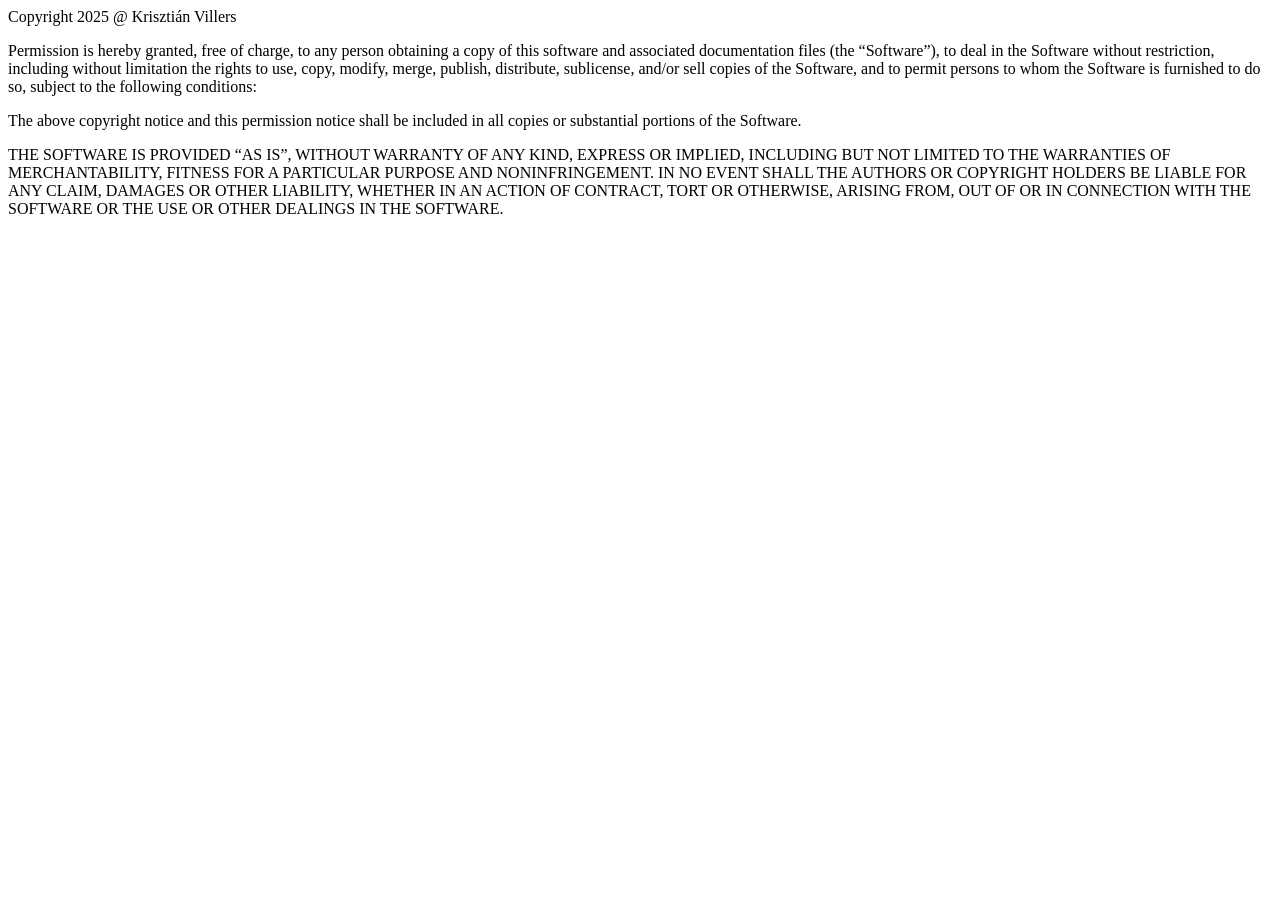
<file: src/static/LICENSE/index.html>
<html>
    <body>
        <p>
            Copyright 2025 @ Krisztián Villers
        </p>
        <p>
            Permission is hereby granted, free of charge, to any person obtaining a copy of this software and associated documentation files (the “Software”), to deal in the Software without restriction, including without limitation the rights to use, copy, modify, merge, publish, distribute, sublicense, and/or sell copies of the Software, and to permit persons to whom the Software is furnished to do so, subject to the following conditions:
        </p>
        <p>
            The above copyright notice and this permission notice shall be included in all copies or substantial portions of the Software.
        </p>
        <p>
            THE SOFTWARE IS PROVIDED “AS IS”, WITHOUT WARRANTY OF ANY KIND, EXPRESS OR IMPLIED, INCLUDING BUT NOT LIMITED TO THE WARRANTIES OF MERCHANTABILITY, FITNESS FOR A PARTICULAR PURPOSE AND NONINFRINGEMENT. IN NO EVENT SHALL THE AUTHORS OR COPYRIGHT HOLDERS BE LIABLE FOR ANY CLAIM, DAMAGES OR OTHER LIABILITY, WHETHER IN AN ACTION OF CONTRACT, TORT OR OTHERWISE, ARISING FROM, OUT OF OR IN CONNECTION WITH THE SOFTWARE OR THE USE OR OTHER DEALINGS IN THE SOFTWARE.
        </p>
    </body>
</html>
</file>
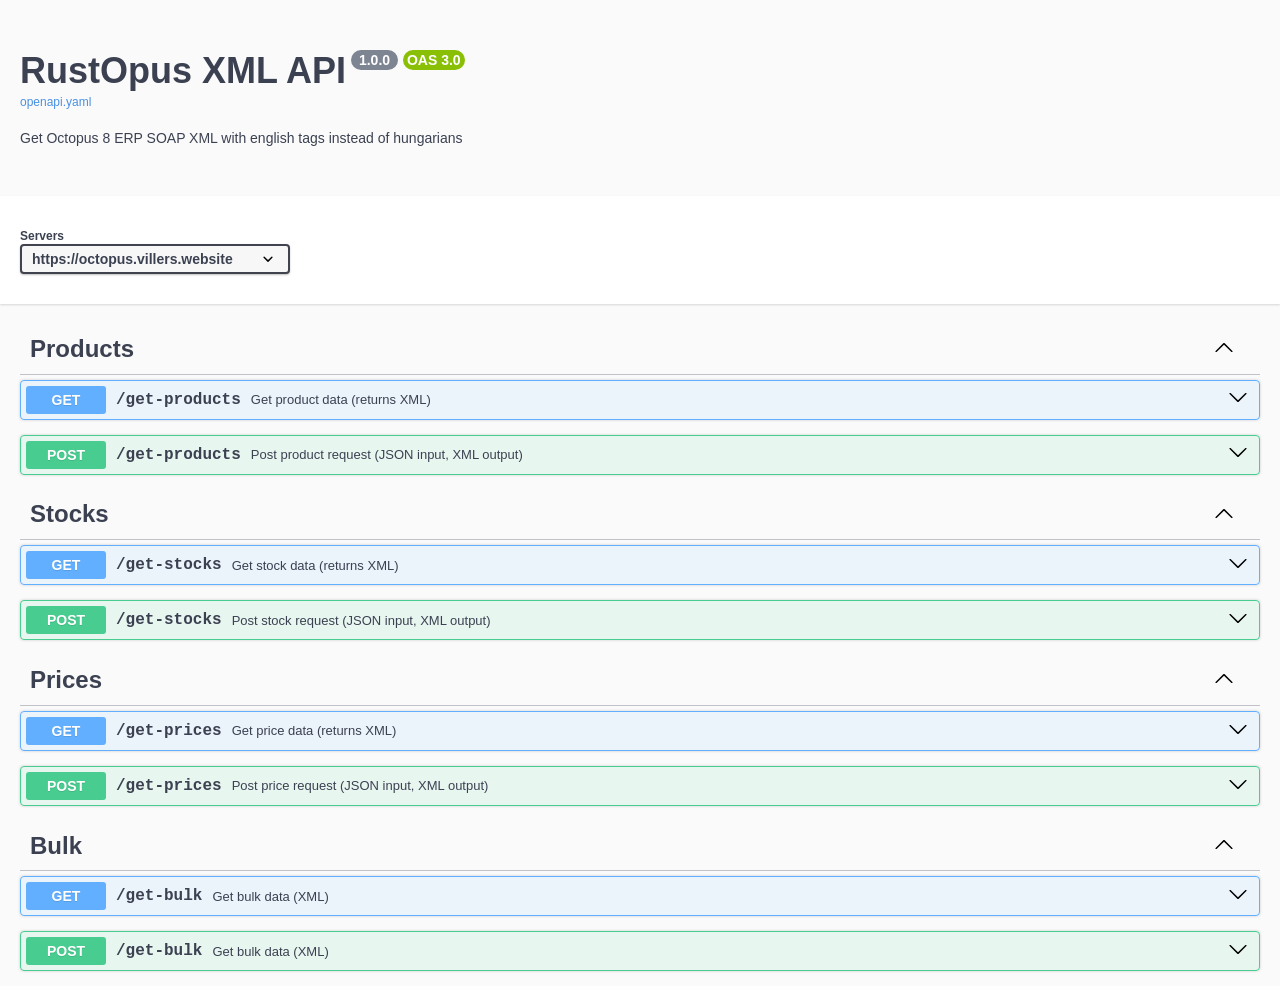
<file: rustopus/src/static/docs/index.html>
<!-- HTML for static distribution bundle build -->
<!DOCTYPE html>
<html lang="en">
  <head>
    <meta charset="UTF-8">
    <title>RustOpus Swagger UI</title>
    <link rel="stylesheet" type="text/css" href="./swagger-ui.css" />
    <link rel="stylesheet" type="text/css" href="index.css" />
    <link rel="icon" type="image/png" href="./favicon.ico"/>
  </head>

  <body>
    <div id="swagger-ui"></div>
    <script src="./swagger-ui-bundle.js" charset="UTF-8"> </script>
    <script src="./swagger-ui-standalone-preset.js" charset="UTF-8"> </script>
    <script src="./swagger-initializer.js" charset="UTF-8"> </script>
  </body>
</html>
</file>
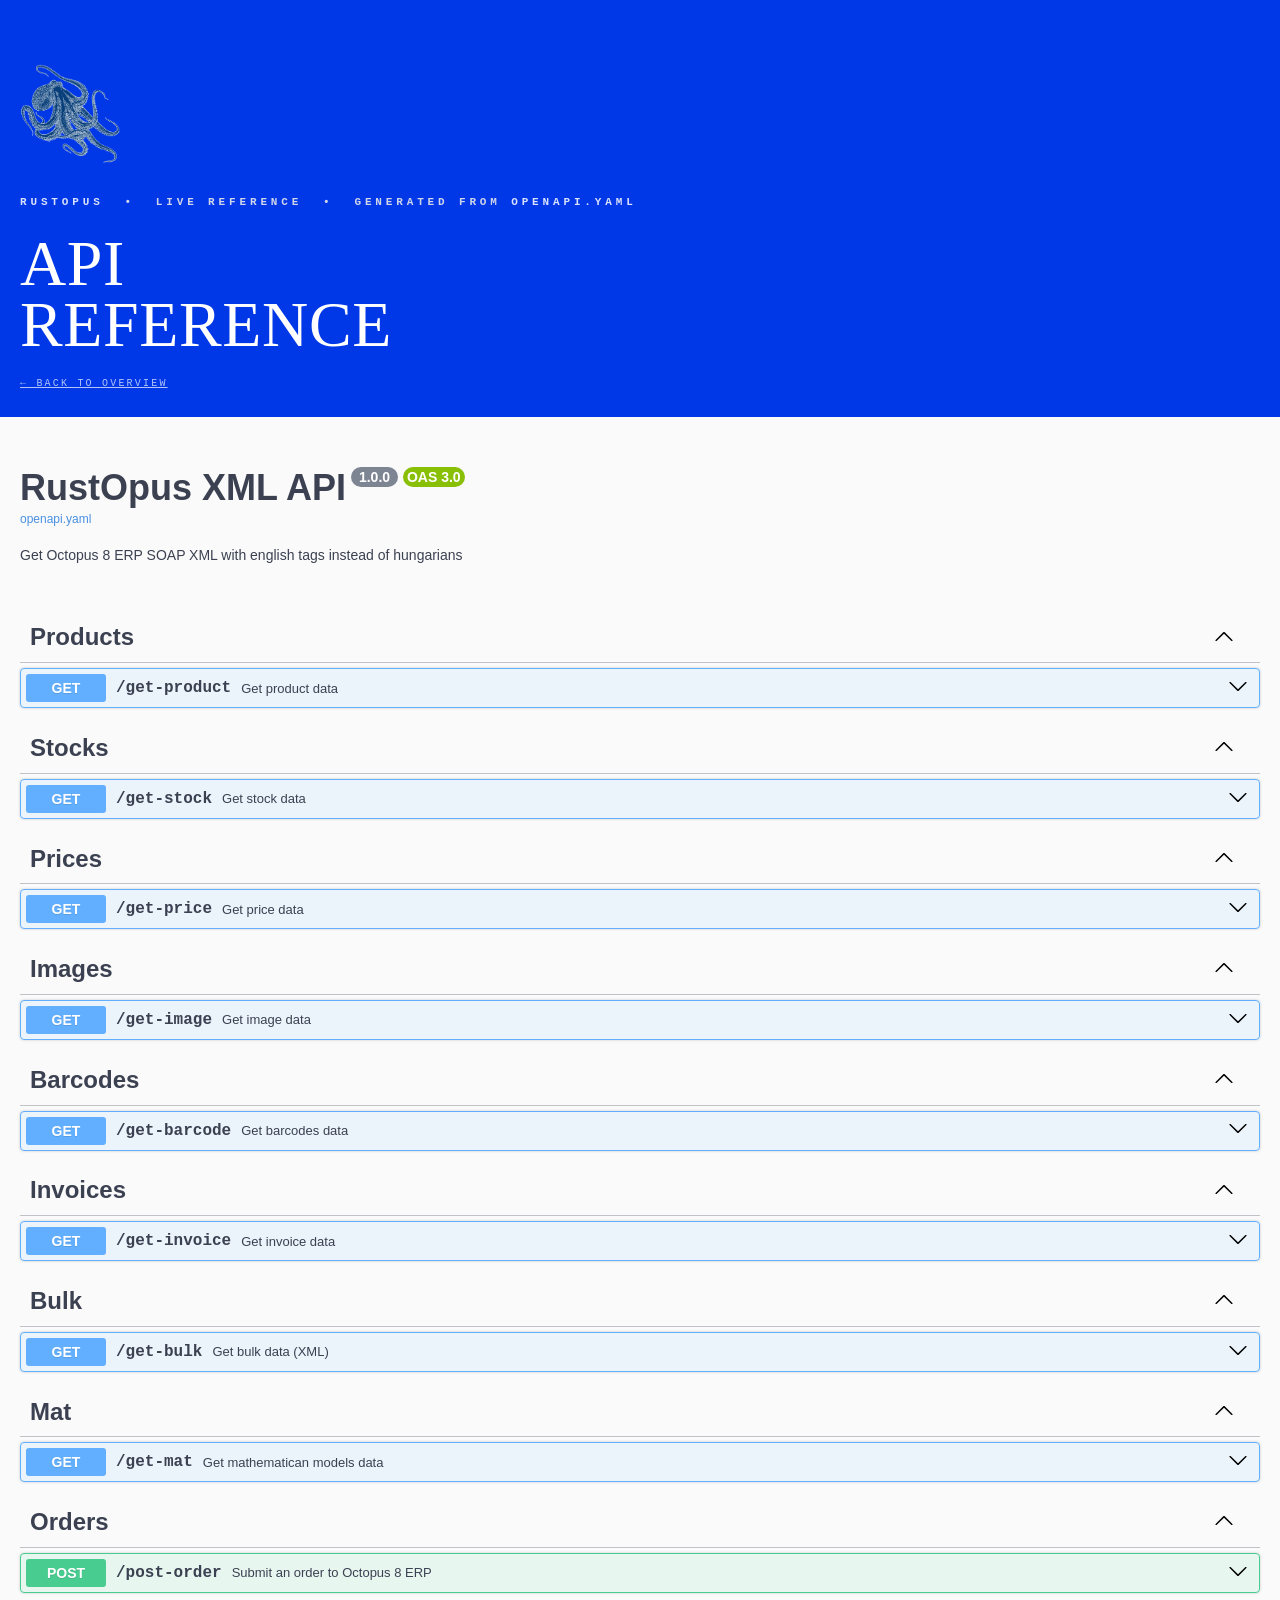
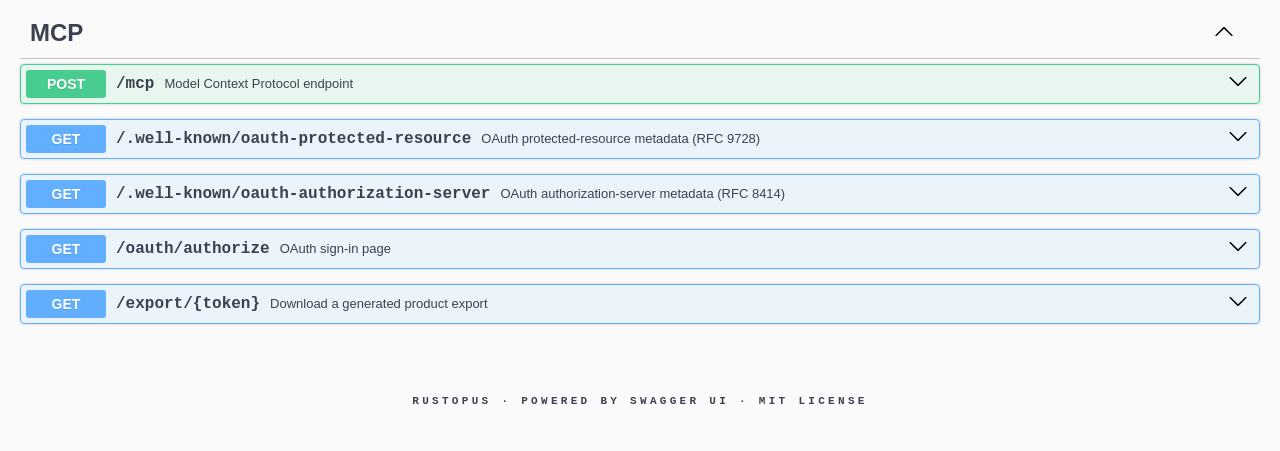
<file: src/static/docs/swagger.html>
<!-- HTML for static distribution bundle build -->
<!--
  The endpoint documentation below is rendered by Swagger UI from ./openapi.yaml.
  To add or change an endpoint, edit openapi.yaml only — this page updates itself.
  Swagger UI keeps its stock styling; landing.css only styles the hero band.
-->
<!DOCTYPE html>
<html lang="en">
  <head>
    <meta charset="UTF-8">
    <meta name="viewport" content="width=device-width, initial-scale=1">
    <title>RustOpus — API Reference</title>
    <link rel="stylesheet" type="text/css" href="./swagger-ui.css" />
    <link rel="stylesheet" type="text/css" href="index.css" />
    <link rel="stylesheet" type="text/css" href="landing.css?v=14" />
    <link rel="icon" type="image/png" href="./assets/octo.ico"/>
  </head>

  <body class="swagger-page">
    <div class="hero-band">
      <header class="hero hero--compact">
        <img class="hero-logo" src="./assets/octo_flip.png" alt="rustopus logo" width="100" height="100">
        <p class="hero-kicker"><a href="/">RUSTOPUS</a>&nbsp;&nbsp;&bull;&nbsp;&nbsp;LIVE REFERENCE&nbsp;&nbsp;&bull;&nbsp;&nbsp;GENERATED FROM <a href="./openapi.yaml">OPENAPI.YAML</a></p>
        <h1 class="hero-title">API<br>REFERENCE</h1>
        <p class="hero-hint"><a href="/">&larr; BACK TO OVERVIEW</a></p>
      </header>
    </div>

    <div id="swagger-ui"></div>

    <footer class="colophon">
      RUSTOPUS &middot; POWERED BY SWAGGER UI &middot; MIT LICENSE
    </footer>

    <script src="./swagger-ui-bundle.js" charset="UTF-8"> </script>
    <script src="./swagger-ui-standalone-preset.js" charset="UTF-8"> </script>
    <script src="./swagger-initializer.js" charset="UTF-8"> </script>
  </body>
</html>
</file>
<file: rustopus/src/static/docs/swagger-ui.css>
.swagger-ui{color:#3b4151;font-family:sans-serif}.swagger-ui html{line-height:1.15;-ms-text-size-adjust:100%;-webkit-text-size-adjust:100%}.swagger-ui body{margin:0}.swagger-ui article,.swagger-ui aside,.swagger-ui footer,.swagger-ui header,.swagger-ui nav,.swagger-ui section{display:block}.swagger-ui h1{font-size:2em;margin:.67em 0}.swagger-ui figcaption,.swagger-ui figure,.swagger-ui main{display:block}.swagger-ui figure{margin:1em 40px}.swagger-ui hr{box-sizing:content-box;height:0;overflow:visible}.swagger-ui pre{font-family:monospace,monospace;font-size:1em}.swagger-ui a{background-color:transparent;-webkit-text-decoration-skip:objects}.swagger-ui abbr[title]{border-bottom:none;text-decoration:underline;-webkit-text-decoration:underline dotted;text-decoration:underline dotted}.swagger-ui b,.swagger-ui strong{font-weight:inherit;font-weight:bolder}.swagger-ui code,.swagger-ui kbd,.swagger-ui samp{font-family:monospace,monospace;font-size:1em}.swagger-ui dfn{font-style:italic}.swagger-ui mark{background-color:#ff0;color:#000}.swagger-ui small{font-size:80%}.swagger-ui sub,.swagger-ui sup{font-size:75%;line-height:0;position:relative;vertical-align:baseline}.swagger-ui sub{bottom:-.25em}.swagger-ui sup{top:-.5em}.swagger-ui audio,.swagger-ui video{display:inline-block}.swagger-ui audio:not([controls]){display:none;height:0}.swagger-ui img{border-style:none}.swagger-ui svg:not(:root){overflow:hidden}.swagger-ui button,.swagger-ui input,.swagger-ui optgroup,.swagger-ui select,.swagger-ui textarea{font-family:sans-serif;font-size:100%;line-height:1.15;margin:0}.swagger-ui button,.swagger-ui input{overflow:visible}.swagger-ui button,.swagger-ui select{text-transform:none}.swagger-ui [type=reset],.swagger-ui [type=submit],.swagger-ui button,.swagger-ui html [type=button]{-webkit-appearance:button}.swagger-ui [type=button]::-moz-focus-inner,.swagger-ui [type=reset]::-moz-focus-inner,.swagger-ui [type=submit]::-moz-focus-inner,.swagger-ui button::-moz-focus-inner{border-style:none;padding:0}.swagger-ui [type=button]:-moz-focusring,.swagger-ui [type=reset]:-moz-focusring,.swagger-ui [type=submit]:-moz-focusring,.swagger-ui button:-moz-focusring{outline:1px dotted ButtonText}.swagger-ui fieldset{padding:.35em .75em .625em}.swagger-ui legend{box-sizing:border-box;color:inherit;display:table;max-width:100%;padding:0;white-space:normal}.swagger-ui progress{display:inline-block;vertical-align:baseline}.swagger-ui textarea{overflow:auto}.swagger-ui [type=checkbox],.swagger-ui [type=radio]{box-sizing:border-box;padding:0}.swagger-ui [type=number]::-webkit-inner-spin-button,.swagger-ui [type=number]::-webkit-outer-spin-button{height:auto}.swagger-ui [type=search]{-webkit-appearance:textfield;outline-offset:-2px}.swagger-ui [type=search]::-webkit-search-cancel-button,.swagger-ui [type=search]::-webkit-search-decoration{-webkit-appearance:none}.swagger-ui ::-webkit-file-upload-button{-webkit-appearance:button;font:inherit}.swagger-ui details,.swagger-ui menu{display:block}.swagger-ui summary{display:list-item}.swagger-ui canvas{display:inline-block}.swagger-ui [hidden],.swagger-ui template{display:none}.swagger-ui .debug *{outline:1px solid gold}.swagger-ui .debug-white *{outline:1px solid #fff}.swagger-ui .debug-black *{outline:1px solid #000}.swagger-ui .debug-grid{background:transparent url([data-uri]) repeat 0 0}.swagger-ui .debug-grid-16{background:transparent url([data-uri]) repeat 0 0}.swagger-ui .debug-grid-8-solid{background:#fff url([data-uri]) repeat 0 0}.swagger-ui .debug-grid-16-solid{background:#fff url([data-uri]) repeat 0 0}.swagger-ui .border-box,.swagger-ui a,.swagger-ui article,.swagger-ui body,.swagger-ui code,.swagger-ui dd,.swagger-ui div,.swagger-ui dl,.swagger-ui dt,.swagger-ui fieldset,.swagger-ui footer,.swagger-ui form,.swagger-ui h1,.swagger-ui h2,.swagger-ui h3,.swagger-ui h4,.swagger-ui h5,.swagger-ui h6,.swagger-ui header,.swagger-ui html,.swagger-ui input[type=email],.swagger-ui input[type=number],.swagger-ui input[type=password],.swagger-ui input[type=tel],.swagger-ui input[type=text],.swagger-ui input[type=url],.swagger-ui legend,.swagger-ui li,.swagger-ui main,.swagger-ui ol,.swagger-ui p,.swagger-ui pre,.swagger-ui section,.swagger-ui table,.swagger-ui td,.swagger-ui textarea,.swagger-ui th,.swagger-ui tr,.swagger-ui ul{box-sizing:border-box}.swagger-ui .aspect-ratio{height:0;position:relative}.swagger-ui .aspect-ratio--16x9{padding-bottom:56.25%}.swagger-ui .aspect-ratio--9x16{padding-bottom:177.77%}.swagger-ui .aspect-ratio--4x3{padding-bottom:75%}.swagger-ui .aspect-ratio--3x4{padding-bottom:133.33%}.swagger-ui .aspect-ratio--6x4{padding-bottom:66.6%}.swagger-ui .aspect-ratio--4x6{padding-bottom:150%}.swagger-ui .aspect-ratio--8x5{padding-bottom:62.5%}.swagger-ui .aspect-ratio--5x8{padding-bottom:160%}.swagger-ui .aspect-ratio--7x5{padding-bottom:71.42%}.swagger-ui .aspect-ratio--5x7{padding-bottom:140%}.swagger-ui .aspect-ratio--1x1{padding-bottom:100%}.swagger-ui .aspect-ratio--object{bottom:0;height:100%;left:0;position:absolute;right:0;top:0;width:100%;z-index:100}@media screen and (min-width:30em){.swagger-ui .aspect-ratio-ns{height:0;position:relative}.swagger-ui .aspect-ratio--16x9-ns{padding-bottom:56.25%}.swagger-ui .aspect-ratio--9x16-ns{padding-bottom:177.77%}.swagger-ui .aspect-ratio--4x3-ns{padding-bottom:75%}.swagger-ui .aspect-ratio--3x4-ns{padding-bottom:133.33%}.swagger-ui .aspect-ratio--6x4-ns{padding-bottom:66.6%}.swagger-ui .aspect-ratio--4x6-ns{padding-bottom:150%}.swagger-ui .aspect-ratio--8x5-ns{padding-bottom:62.5%}.swagger-ui .aspect-ratio--5x8-ns{padding-bottom:160%}.swagger-ui .aspect-ratio--7x5-ns{padding-bottom:71.42%}.swagger-ui .aspect-ratio--5x7-ns{padding-bottom:140%}.swagger-ui .aspect-ratio--1x1-ns{padding-bottom:100%}.swagger-ui .aspect-ratio--object-ns{bottom:0;height:100%;left:0;position:absolute;right:0;top:0;width:100%;z-index:100}}@media screen and (min-width:30em)and (max-width:60em){.swagger-ui .aspect-ratio-m{height:0;position:relative}.swagger-ui .aspect-ratio--16x9-m{padding-bottom:56.25%}.swagger-ui .aspect-ratio--9x16-m{padding-bottom:177.77%}.swagger-ui .aspect-ratio--4x3-m{padding-bottom:75%}.swagger-ui .aspect-ratio--3x4-m{padding-bottom:133.33%}.swagger-ui .aspect-ratio--6x4-m{padding-bottom:66.6%}.swagger-ui .aspect-ratio--4x6-m{padding-bottom:150%}.swagger-ui .aspect-ratio--8x5-m{padding-bottom:62.5%}.swagger-ui .aspect-ratio--5x8-m{padding-bottom:160%}.swagger-ui .aspect-ratio--7x5-m{padding-bottom:71.42%}.swagger-ui .aspect-ratio--5x7-m{padding-bottom:140%}.swagger-ui .aspect-ratio--1x1-m{padding-bottom:100%}.swagger-ui .aspect-ratio--object-m{bottom:0;height:100%;left:0;position:absolute;right:0;top:0;width:100%;z-index:100}}@media screen and (min-width:60em){.swagger-ui .aspect-ratio-l{height:0;position:relative}.swagger-ui .aspect-ratio--16x9-l{padding-bottom:56.25%}.swagger-ui .aspect-ratio--9x16-l{padding-bottom:177.77%}.swagger-ui .aspect-ratio--4x3-l{padding-bottom:75%}.swagger-ui .aspect-ratio--3x4-l{padding-bottom:133.33%}.swagger-ui .aspect-ratio--6x4-l{padding-bottom:66.6%}.swagger-ui .aspect-ratio--4x6-l{padding-bottom:150%}.swagger-ui .aspect-ratio--8x5-l{padding-bottom:62.5%}.swagger-ui .aspect-ratio--5x8-l{padding-bottom:160%}.swagger-ui .aspect-ratio--7x5-l{padding-bottom:71.42%}.swagger-ui .aspect-ratio--5x7-l{padding-bottom:140%}.swagger-ui .aspect-ratio--1x1-l{padding-bottom:100%}.swagger-ui .aspect-ratio--object-l{bottom:0;height:100%;left:0;position:absolute;right:0;top:0;width:100%;z-index:100}}.swagger-ui img{max-width:100%}.swagger-ui .cover{background-size:cover!important}.swagger-ui .contain{background-size:contain!important}@media screen and (min-width:30em){.swagger-ui .cover-ns{background-size:cover!important}.swagger-ui .contain-ns{background-size:contain!important}}@media screen and (min-width:30em)and (max-width:60em){.swagger-ui .cover-m{background-size:cover!important}.swagger-ui .contain-m{background-size:contain!important}}@media screen and (min-width:60em){.swagger-ui .cover-l{background-size:cover!important}.swagger-ui .contain-l{background-size:contain!important}}.swagger-ui .bg-center{background-position:50%;background-repeat:no-repeat}.swagger-ui .bg-top{background-position:top;background-repeat:no-repeat}.swagger-ui .bg-right{background-position:100%;background-repeat:no-repeat}.swagger-ui .bg-bottom{background-position:bottom;background-repeat:no-repeat}.swagger-ui .bg-left{background-position:0;background-repeat:no-repeat}@media screen and (min-width:30em){.swagger-ui .bg-center-ns{background-position:50%;background-repeat:no-repeat}.swagger-ui .bg-top-ns{background-position:top;background-repeat:no-repeat}.swagger-ui .bg-right-ns{background-position:100%;background-repeat:no-repeat}.swagger-ui .bg-bottom-ns{background-position:bottom;background-repeat:no-repeat}.swagger-ui .bg-left-ns{background-position:0;background-repeat:no-repeat}}@media screen and (min-width:30em)and (max-width:60em){.swagger-ui .bg-center-m{background-position:50%;background-repeat:no-repeat}.swagger-ui .bg-top-m{background-position:top;background-repeat:no-repeat}.swagger-ui .bg-right-m{background-position:100%;background-repeat:no-repeat}.swagger-ui .bg-bottom-m{background-position:bottom;background-repeat:no-repeat}.swagger-ui .bg-left-m{background-position:0;background-repeat:no-repeat}}@media screen and (min-width:60em){.swagger-ui .bg-center-l{background-position:50%;background-repeat:no-repeat}.swagger-ui .bg-top-l{background-position:top;background-repeat:no-repeat}.swagger-ui .bg-right-l{background-position:100%;background-repeat:no-repeat}.swagger-ui .bg-bottom-l{background-position:bottom;background-repeat:no-repeat}.swagger-ui .bg-left-l{background-position:0;background-repeat:no-repeat}}.swagger-ui .outline{outline:1px solid}.swagger-ui .outline-transparent{outline:1px solid transparent}.swagger-ui .outline-0{outline:0}@media screen and (min-width:30em){.swagger-ui .outline-ns{outline:1px solid}.swagger-ui .outline-transparent-ns{outline:1px solid transparent}.swagger-ui .outline-0-ns{outline:0}}@media screen and (min-width:30em)and (max-width:60em){.swagger-ui .outline-m{outline:1px solid}.swagger-ui .outline-transparent-m{outline:1px solid transparent}.swagger-ui .outline-0-m{outline:0}}@media screen and (min-width:60em){.swagger-ui .outline-l{outline:1px solid}.swagger-ui .outline-transparent-l{outline:1px solid transparent}.swagger-ui .outline-0-l{outline:0}}.swagger-ui .ba{border-style:solid;border-width:1px}.swagger-ui .bt{border-top-style:solid;border-top-width:1px}.swagger-ui .br{border-right-style:solid;border-right-width:1px}.swagger-ui .bb{border-bottom-style:solid;border-bottom-width:1px}.swagger-ui .bl{border-left-style:solid;border-left-width:1px}.swagger-ui .bn{border-style:none;border-width:0}@media screen and (min-width:30em){.swagger-ui .ba-ns{border-style:solid;border-width:1px}.swagger-ui .bt-ns{border-top-style:solid;border-top-width:1px}.swagger-ui .br-ns{border-right-style:solid;border-right-width:1px}.swagger-ui .bb-ns{border-bottom-style:solid;border-bottom-width:1px}.swagger-ui .bl-ns{border-left-style:solid;border-left-width:1px}.swagger-ui .bn-ns{border-style:none;border-width:0}}@media screen and (min-width:30em)and (max-width:60em){.swagger-ui .ba-m{border-style:solid;border-width:1px}.swagger-ui .bt-m{border-top-style:solid;border-top-width:1px}.swagger-ui .br-m{border-right-style:solid;border-right-width:1px}.swagger-ui .bb-m{border-bottom-style:solid;border-bottom-width:1px}.swagger-ui .bl-m{border-left-style:solid;border-left-width:1px}.swagger-ui .bn-m{border-style:none;border-width:0}}@media screen and (min-width:60em){.swagger-ui .ba-l{border-style:solid;border-width:1px}.swagger-ui .bt-l{border-top-style:solid;border-top-width:1px}.swagger-ui .br-l{border-right-style:solid;border-right-width:1px}.swagger-ui .bb-l{border-bottom-style:solid;border-bottom-width:1px}.swagger-ui .bl-l{border-left-style:solid;border-left-width:1px}.swagger-ui .bn-l{border-style:none;border-width:0}}.swagger-ui .b--black{border-color:#000}.swagger-ui .b--near-black{border-color:#111}.swagger-ui .b--dark-gray{border-color:#333}.swagger-ui .b--mid-gray{border-color:#555}.swagger-ui .b--gray{border-color:#777}.swagger-ui .b--silver{border-color:#999}.swagger-ui .b--light-silver{border-color:#aaa}.swagger-ui .b--moon-gray{border-color:#ccc}.swagger-ui .b--light-gray{border-color:#eee}.swagger-ui .b--near-white{border-color:#f4f4f4}.swagger-ui .b--white{border-color:#fff}.swagger-ui .b--white-90{border-color:hsla(0,0%,100%,.9)}.swagger-ui .b--white-80{border-color:hsla(0,0%,100%,.8)}.swagger-ui .b--white-70{border-color:hsla(0,0%,100%,.7)}.swagger-ui .b--white-60{border-color:hsla(0,0%,100%,.6)}.swagger-ui .b--white-50{border-color:hsla(0,0%,100%,.5)}.swagger-ui .b--white-40{border-color:hsla(0,0%,100%,.4)}.swagger-ui .b--white-30{border-color:hsla(0,0%,100%,.3)}.swagger-ui .b--white-20{border-color:hsla(0,0%,100%,.2)}.swagger-ui .b--white-10{border-color:hsla(0,0%,100%,.1)}.swagger-ui .b--white-05{border-color:hsla(0,0%,100%,.05)}.swagger-ui .b--white-025{border-color:hsla(0,0%,100%,.025)}.swagger-ui .b--white-0125{border-color:hsla(0,0%,100%,.013)}.swagger-ui .b--black-90{border-color:rgba(0,0,0,.9)}.swagger-ui .b--black-80{border-color:rgba(0,0,0,.8)}.swagger-ui .b--black-70{border-color:rgba(0,0,0,.7)}.swagger-ui .b--black-60{border-color:rgba(0,0,0,.6)}.swagger-ui .b--black-50{border-color:rgba(0,0,0,.5)}.swagger-ui .b--black-40{border-color:rgba(0,0,0,.4)}.swagger-ui .b--black-30{border-color:rgba(0,0,0,.3)}.swagger-ui .b--black-20{border-color:rgba(0,0,0,.2)}.swagger-ui .b--black-10{border-color:rgba(0,0,0,.1)}.swagger-ui .b--black-05{border-color:rgba(0,0,0,.05)}.swagger-ui .b--black-025{border-color:rgba(0,0,0,.025)}.swagger-ui .b--black-0125{border-color:rgba(0,0,0,.013)}.swagger-ui .b--dark-red{border-color:#e7040f}.swagger-ui .b--red{border-color:#ff4136}.swagger-ui .b--light-red{border-color:#ff725c}.swagger-ui .b--orange{border-color:#ff6300}.swagger-ui .b--gold{border-color:#ffb700}.swagger-ui .b--yellow{border-color:gold}.swagger-ui .b--light-yellow{border-color:#fbf1a9}.swagger-ui .b--purple{border-color:#5e2ca5}.swagger-ui .b--light-purple{border-color:#a463f2}.swagger-ui .b--dark-pink{border-color:#d5008f}.swagger-ui .b--hot-pink{border-color:#ff41b4}.swagger-ui .b--pink{border-color:#ff80cc}.swagger-ui .b--light-pink{border-color:#ffa3d7}.swagger-ui .b--dark-green{border-color:#137752}.swagger-ui .b--green{border-color:#19a974}.swagger-ui .b--light-green{border-color:#9eebcf}.swagger-ui .b--navy{border-color:#001b44}.swagger-ui .b--dark-blue{border-color:#00449e}.swagger-ui .b--blue{border-color:#357edd}.swagger-ui .b--light-blue{border-color:#96ccff}.swagger-ui .b--lightest-blue{border-color:#cdecff}.swagger-ui .b--washed-blue{border-color:#f6fffe}.swagger-ui .b--washed-green{border-color:#e8fdf5}.swagger-ui .b--washed-yellow{border-color:#fffceb}.swagger-ui .b--washed-red{border-color:#ffdfdf}.swagger-ui .b--transparent{border-color:transparent}.swagger-ui .b--inherit{border-color:inherit}.swagger-ui .br0{border-radius:0}.swagger-ui .br1{border-radius:.125rem}.swagger-ui .br2{border-radius:.25rem}.swagger-ui .br3{border-radius:.5rem}.swagger-ui .br4{border-radius:1rem}.swagger-ui .br-100{border-radius:100%}.swagger-ui .br-pill{border-radius:9999px}.swagger-ui .br--bottom{border-top-left-radius:0;border-top-right-radius:0}.swagger-ui .br--top{border-bottom-left-radius:0;border-bottom-right-radius:0}.swagger-ui .br--right{border-bottom-left-radius:0;border-top-left-radius:0}.swagger-ui .br--left{border-bottom-right-radius:0;border-top-right-radius:0}@media screen and (min-width:30em){.swagger-ui .br0-ns{border-radius:0}.swagger-ui .br1-ns{border-radius:.125rem}.swagger-ui .br2-ns{border-radius:.25rem}.swagger-ui .br3-ns{border-radius:.5rem}.swagger-ui .br4-ns{border-radius:1rem}.swagger-ui .br-100-ns{border-radius:100%}.swagger-ui .br-pill-ns{border-radius:9999px}.swagger-ui .br--bottom-ns{border-top-left-radius:0;border-top-right-radius:0}.swagger-ui .br--top-ns{border-bottom-left-radius:0;border-bottom-right-radius:0}.swagger-ui .br--right-ns{border-bottom-left-radius:0;border-top-left-radius:0}.swagger-ui .br--left-ns{border-bottom-right-radius:0;border-top-right-radius:0}}@media screen and (min-width:30em)and (max-width:60em){.swagger-ui .br0-m{border-radius:0}.swagger-ui .br1-m{border-radius:.125rem}.swagger-ui .br2-m{border-radius:.25rem}.swagger-ui .br3-m{border-radius:.5rem}.swagger-ui .br4-m{border-radius:1rem}.swagger-ui .br-100-m{border-radius:100%}.swagger-ui .br-pill-m{border-radius:9999px}.swagger-ui .br--bottom-m{border-top-left-radius:0;border-top-right-radius:0}.swagger-ui .br--top-m{border-bottom-left-radius:0;border-bottom-right-radius:0}.swagger-ui .br--right-m{border-bottom-left-radius:0;border-top-left-radius:0}.swagger-ui .br--left-m{border-bottom-right-radius:0;border-top-right-radius:0}}@media screen and (min-width:60em){.swagger-ui .br0-l{border-radius:0}.swagger-ui .br1-l{border-radius:.125rem}.swagger-ui .br2-l{border-radius:.25rem}.swagger-ui .br3-l{border-radius:.5rem}.swagger-ui .br4-l{border-radius:1rem}.swagger-ui .br-100-l{border-radius:100%}.swagger-ui .br-pill-l{border-radius:9999px}.swagger-ui .br--bottom-l{border-top-left-radius:0;border-top-right-radius:0}.swagger-ui .br--top-l{border-bottom-left-radius:0;border-bottom-right-radius:0}.swagger-ui .br--right-l{border-bottom-left-radius:0;border-top-left-radius:0}.swagger-ui .br--left-l{border-bottom-right-radius:0;border-top-right-radius:0}}.swagger-ui .b--dotted{border-style:dotted}.swagger-ui .b--dashed{border-style:dashed}.swagger-ui .b--solid{border-style:solid}.swagger-ui .b--none{border-style:none}@media screen and (min-width:30em){.swagger-ui .b--dotted-ns{border-style:dotted}.swagger-ui .b--dashed-ns{border-style:dashed}.swagger-ui .b--solid-ns{border-style:solid}.swagger-ui .b--none-ns{border-style:none}}@media screen and (min-width:30em)and (max-width:60em){.swagger-ui .b--dotted-m{border-style:dotted}.swagger-ui .b--dashed-m{border-style:dashed}.swagger-ui .b--solid-m{border-style:solid}.swagger-ui .b--none-m{border-style:none}}@media screen and (min-width:60em){.swagger-ui .b--dotted-l{border-style:dotted}.swagger-ui .b--dashed-l{border-style:dashed}.swagger-ui .b--solid-l{border-style:solid}.swagger-ui .b--none-l{border-style:none}}.swagger-ui .bw0{border-width:0}.swagger-ui .bw1{border-width:.125rem}.swagger-ui .bw2{border-width:.25rem}.swagger-ui .bw3{border-width:.5rem}.swagger-ui .bw4{border-width:1rem}.swagger-ui .bw5{border-width:2rem}.swagger-ui .bt-0{border-top-width:0}.swagger-ui .br-0{border-right-width:0}.swagger-ui .bb-0{border-bottom-width:0}.swagger-ui .bl-0{border-left-width:0}@media screen and (min-width:30em){.swagger-ui .bw0-ns{border-width:0}.swagger-ui .bw1-ns{border-width:.125rem}.swagger-ui .bw2-ns{border-width:.25rem}.swagger-ui .bw3-ns{border-width:.5rem}.swagger-ui .bw4-ns{border-width:1rem}.swagger-ui .bw5-ns{border-width:2rem}.swagger-ui .bt-0-ns{border-top-width:0}.swagger-ui .br-0-ns{border-right-width:0}.swagger-ui .bb-0-ns{border-bottom-width:0}.swagger-ui .bl-0-ns{border-left-width:0}}@media screen and (min-width:30em)and (max-width:60em){.swagger-ui .bw0-m{border-width:0}.swagger-ui .bw1-m{border-width:.125rem}.swagger-ui .bw2-m{border-width:.25rem}.swagger-ui .bw3-m{border-width:.5rem}.swagger-ui .bw4-m{border-width:1rem}.swagger-ui .bw5-m{border-width:2rem}.swagger-ui .bt-0-m{border-top-width:0}.swagger-ui .br-0-m{border-right-width:0}.swagger-ui .bb-0-m{border-bottom-width:0}.swagger-ui .bl-0-m{border-left-width:0}}@media screen and (min-width:60em){.swagger-ui .bw0-l{border-width:0}.swagger-ui .bw1-l{border-width:.125rem}.swagger-ui .bw2-l{border-width:.25rem}.swagger-ui .bw3-l{border-width:.5rem}.swagger-ui .bw4-l{border-width:1rem}.swagger-ui .bw5-l{border-width:2rem}.swagger-ui .bt-0-l{border-top-width:0}.swagger-ui .br-0-l{border-right-width:0}.swagger-ui .bb-0-l{border-bottom-width:0}.swagger-ui .bl-0-l{border-left-width:0}}.swagger-ui .shadow-1{box-shadow:0 0 4px 2px rgba(0,0,0,.2)}.swagger-ui .shadow-2{box-shadow:0 0 8px 2px rgba(0,0,0,.2)}.swagger-ui .shadow-3{box-shadow:2px 2px 4px 2px rgba(0,0,0,.2)}.swagger-ui .shadow-4{box-shadow:2px 2px 8px 0 rgba(0,0,0,.2)}.swagger-ui .shadow-5{box-shadow:4px 4px 8px 0 rgba(0,0,0,.2)}@media screen and (min-width:30em){.swagger-ui .shadow-1-ns{box-shadow:0 0 4px 2px rgba(0,0,0,.2)}.swagger-ui .shadow-2-ns{box-shadow:0 0 8px 2px rgba(0,0,0,.2)}.swagger-ui .shadow-3-ns{box-shadow:2px 2px 4px 2px rgba(0,0,0,.2)}.swagger-ui .shadow-4-ns{box-shadow:2px 2px 8px 0 rgba(0,0,0,.2)}.swagger-ui .shadow-5-ns{box-shadow:4px 4px 8px 0 rgba(0,0,0,.2)}}@media screen and (min-width:30em)and (max-width:60em){.swagger-ui .shadow-1-m{box-shadow:0 0 4px 2px rgba(0,0,0,.2)}.swagger-ui .shadow-2-m{box-shadow:0 0 8px 2px rgba(0,0,0,.2)}.swagger-ui .shadow-3-m{box-shadow:2px 2px 4px 2px rgba(0,0,0,.2)}.swagger-ui .shadow-4-m{box-shadow:2px 2px 8px 0 rgba(0,0,0,.2)}.swagger-ui .shadow-5-m{box-shadow:4px 4px 8px 0 rgba(0,0,0,.2)}}@media screen and (min-width:60em){.swagger-ui .shadow-1-l{box-shadow:0 0 4px 2px rgba(0,0,0,.2)}.swagger-ui .shadow-2-l{box-shadow:0 0 8px 2px rgba(0,0,0,.2)}.swagger-ui .shadow-3-l{box-shadow:2px 2px 4px 2px rgba(0,0,0,.2)}.swagger-ui .shadow-4-l{box-shadow:2px 2px 8px 0 rgba(0,0,0,.2)}.swagger-ui .shadow-5-l{box-shadow:4px 4px 8px 0 rgba(0,0,0,.2)}}.swagger-ui .pre{overflow-x:auto;overflow-y:hidden;overflow:scroll}.swagger-ui .top-0{top:0}.swagger-ui .right-0{right:0}.swagger-ui .bottom-0{bottom:0}.swagger-ui .left-0{left:0}.swagger-ui .top-1{top:1rem}.swagger-ui .right-1{right:1rem}.swagger-ui .bottom-1{bottom:1rem}.swagger-ui .left-1{left:1rem}.swagger-ui .top-2{top:2rem}.swagger-ui .right-2{right:2rem}.swagger-ui .bottom-2{bottom:2rem}.swagger-ui .left-2{left:2rem}.swagger-ui .top--1{top:-1rem}.swagger-ui .right--1{right:-1rem}.swagger-ui .bottom--1{bottom:-1rem}.swagger-ui .left--1{left:-1rem}.swagger-ui .top--2{top:-2rem}.swagger-ui .right--2{right:-2rem}.swagger-ui .bottom--2{bottom:-2rem}.swagger-ui .left--2{left:-2rem}.swagger-ui .absolute--fill{bottom:0;left:0;right:0;top:0}@media screen and (min-width:30em){.swagger-ui .top-0-ns{top:0}.swagger-ui .left-0-ns{left:0}.swagger-ui .right-0-ns{right:0}.swagger-ui .bottom-0-ns{bottom:0}.swagger-ui .top-1-ns{top:1rem}.swagger-ui .left-1-ns{left:1rem}.swagger-ui .right-1-ns{right:1rem}.swagger-ui .bottom-1-ns{bottom:1rem}.swagger-ui .top-2-ns{top:2rem}.swagger-ui .left-2-ns{left:2rem}.swagger-ui .right-2-ns{right:2rem}.swagger-ui .bottom-2-ns{bottom:2rem}.swagger-ui .top--1-ns{top:-1rem}.swagger-ui .right--1-ns{right:-1rem}.swagger-ui .bottom--1-ns{bottom:-1rem}.swagger-ui .left--1-ns{left:-1rem}.swagger-ui .top--2-ns{top:-2rem}.swagger-ui .right--2-ns{right:-2rem}.swagger-ui .bottom--2-ns{bottom:-2rem}.swagger-ui .left--2-ns{left:-2rem}.swagger-ui .absolute--fill-ns{bottom:0;left:0;right:0;top:0}}@media screen and (min-width:30em)and (max-width:60em){.swagger-ui .top-0-m{top:0}.swagger-ui .left-0-m{left:0}.swagger-ui .right-0-m{right:0}.swagger-ui .bottom-0-m{bottom:0}.swagger-ui .top-1-m{top:1rem}.swagger-ui .left-1-m{left:1rem}.swagger-ui .right-1-m{right:1rem}.swagger-ui .bottom-1-m{bottom:1rem}.swagger-ui .top-2-m{top:2rem}.swagger-ui .left-2-m{left:2rem}.swagger-ui .right-2-m{right:2rem}.swagger-ui .bottom-2-m{bottom:2rem}.swagger-ui .top--1-m{top:-1rem}.swagger-ui .right--1-m{right:-1rem}.swagger-ui .bottom--1-m{bottom:-1rem}.swagger-ui .left--1-m{left:-1rem}.swagger-ui .top--2-m{top:-2rem}.swagger-ui .right--2-m{right:-2rem}.swagger-ui .bottom--2-m{bottom:-2rem}.swagger-ui .left--2-m{left:-2rem}.swagger-ui .absolute--fill-m{bottom:0;left:0;right:0;top:0}}@media screen and (min-width:60em){.swagger-ui .top-0-l{top:0}.swagger-ui .left-0-l{left:0}.swagger-ui .right-0-l{right:0}.swagger-ui .bottom-0-l{bottom:0}.swagger-ui .top-1-l{top:1rem}.swagger-ui .left-1-l{left:1rem}.swagger-ui .right-1-l{right:1rem}.swagger-ui .bottom-1-l{bottom:1rem}.swagger-ui .top-2-l{top:2rem}.swagger-ui .left-2-l{left:2rem}.swagger-ui .right-2-l{right:2rem}.swagger-ui .bottom-2-l{bottom:2rem}.swagger-ui .top--1-l{top:-1rem}.swagger-ui .right--1-l{right:-1rem}.swagger-ui .bottom--1-l{bottom:-1rem}.swagger-ui .left--1-l{left:-1rem}.swagger-ui .top--2-l{top:-2rem}.swagger-ui .right--2-l{right:-2rem}.swagger-ui .bottom--2-l{bottom:-2rem}.swagger-ui .left--2-l{left:-2rem}.swagger-ui .absolute--fill-l{bottom:0;left:0;right:0;top:0}}.swagger-ui .cf:after,.swagger-ui .cf:before{content:" ";display:table}.swagger-ui .cf:after{clear:both}.swagger-ui .cf{zoom:1}.swagger-ui .cl{clear:left}.swagger-ui .cr{clear:right}.swagger-ui .cb{clear:both}.swagger-ui .cn{clear:none}@media screen and (min-width:30em){.swagger-ui .cl-ns{clear:left}.swagger-ui .cr-ns{clear:right}.swagger-ui .cb-ns{clear:both}.swagger-ui .cn-ns{clear:none}}@media screen and (min-width:30em)and (max-width:60em){.swagger-ui .cl-m{clear:left}.swagger-ui .cr-m{clear:right}.swagger-ui .cb-m{clear:both}.swagger-ui .cn-m{clear:none}}@media screen and (min-width:60em){.swagger-ui .cl-l{clear:left}.swagger-ui .cr-l{clear:right}.swagger-ui .cb-l{clear:both}.swagger-ui .cn-l{clear:none}}.swagger-ui .flex{display:flex}.swagger-ui .inline-flex{display:inline-flex}.swagger-ui .flex-auto{flex:1 1 auto;min-height:0;min-width:0}.swagger-ui .flex-none{flex:none}.swagger-ui .flex-column{flex-direction:column}.swagger-ui .flex-row{flex-direction:row}.swagger-ui .flex-wrap{flex-wrap:wrap}.swagger-ui .flex-nowrap{flex-wrap:nowrap}.swagger-ui .flex-wrap-reverse{flex-wrap:wrap-reverse}.swagger-ui .flex-column-reverse{flex-direction:column-reverse}.swagger-ui .flex-row-reverse{flex-direction:row-reverse}.swagger-ui .items-start{align-items:flex-start}.swagger-ui .items-end{align-items:flex-end}.swagger-ui .items-center{align-items:center}.swagger-ui .items-baseline{align-items:baseline}.swagger-ui .items-stretch{align-items:stretch}.swagger-ui .self-start{align-self:flex-start}.swagger-ui .self-end{align-self:flex-end}.swagger-ui .self-center{align-self:center}.swagger-ui .self-baseline{align-self:baseline}.swagger-ui .self-stretch{align-self:stretch}.swagger-ui .justify-start{justify-content:flex-start}.swagger-ui .justify-end{justify-content:flex-end}.swagger-ui .justify-center{justify-content:center}.swagger-ui .justify-between{justify-content:space-between}.swagger-ui .justify-around{justify-content:space-around}.swagger-ui .content-start{align-content:flex-start}.swagger-ui .content-end{align-content:flex-end}.swagger-ui .content-center{align-content:center}.swagger-ui .content-between{align-content:space-between}.swagger-ui .content-around{align-content:space-around}.swagger-ui .content-stretch{align-content:stretch}.swagger-ui .order-0{order:0}.swagger-ui .order-1{order:1}.swagger-ui .order-2{order:2}.swagger-ui .order-3{order:3}.swagger-ui .order-4{order:4}.swagger-ui .order-5{order:5}.swagger-ui .order-6{order:6}.swagger-ui .order-7{order:7}.swagger-ui .order-8{order:8}.swagger-ui .order-last{order:99999}.swagger-ui .flex-grow-0{flex-grow:0}.swagger-ui .flex-grow-1{flex-grow:1}.swagger-ui .flex-shrink-0{flex-shrink:0}.swagger-ui .flex-shrink-1{flex-shrink:1}@media screen and (min-width:30em){.swagger-ui .flex-ns{display:flex}.swagger-ui .inline-flex-ns{display:inline-flex}.swagger-ui .flex-auto-ns{flex:1 1 auto;min-height:0;min-width:0}.swagger-ui .flex-none-ns{flex:none}.swagger-ui .flex-column-ns{flex-direction:column}.swagger-ui .flex-row-ns{flex-direction:row}.swagger-ui .flex-wrap-ns{flex-wrap:wrap}.swagger-ui .flex-nowrap-ns{flex-wrap:nowrap}.swagger-ui .flex-wrap-reverse-ns{flex-wrap:wrap-reverse}.swagger-ui .flex-column-reverse-ns{flex-direction:column-reverse}.swagger-ui .flex-row-reverse-ns{flex-direction:row-reverse}.swagger-ui .items-start-ns{align-items:flex-start}.swagger-ui .items-end-ns{align-items:flex-end}.swagger-ui .items-center-ns{align-items:center}.swagger-ui .items-baseline-ns{align-items:baseline}.swagger-ui .items-stretch-ns{align-items:stretch}.swagger-ui .self-start-ns{align-self:flex-start}.swagger-ui .self-end-ns{align-self:flex-end}.swagger-ui .self-center-ns{align-self:center}.swagger-ui .self-baseline-ns{align-self:baseline}.swagger-ui .self-stretch-ns{align-self:stretch}.swagger-ui .justify-start-ns{justify-content:flex-start}.swagger-ui .justify-end-ns{justify-content:flex-end}.swagger-ui .justify-center-ns{justify-content:center}.swagger-ui .justify-between-ns{justify-content:space-between}.swagger-ui .justify-around-ns{justify-content:space-around}.swagger-ui .content-start-ns{align-content:flex-start}.swagger-ui .content-end-ns{align-content:flex-end}.swagger-ui .content-center-ns{align-content:center}.swagger-ui .content-between-ns{align-content:space-between}.swagger-ui .content-around-ns{align-content:space-around}.swagger-ui .content-stretch-ns{align-content:stretch}.swagger-ui .order-0-ns{order:0}.swagger-ui .order-1-ns{order:1}.swagger-ui .order-2-ns{order:2}.swagger-ui .order-3-ns{order:3}.swagger-ui .order-4-ns{order:4}.swagger-ui .order-5-ns{order:5}.swagger-ui .order-6-ns{order:6}.swagger-ui .order-7-ns{order:7}.swagger-ui .order-8-ns{order:8}.swagger-ui .order-last-ns{order:99999}.swagger-ui .flex-grow-0-ns{flex-grow:0}.swagger-ui .flex-grow-1-ns{flex-grow:1}.swagger-ui .flex-shrink-0-ns{flex-shrink:0}.swagger-ui .flex-shrink-1-ns{flex-shrink:1}}@media screen and (min-width:30em)and (max-width:60em){.swagger-ui .flex-m{display:flex}.swagger-ui .inline-flex-m{display:inline-flex}.swagger-ui .flex-auto-m{flex:1 1 auto;min-height:0;min-width:0}.swagger-ui .flex-none-m{flex:none}.swagger-ui .flex-column-m{flex-direction:column}.swagger-ui .flex-row-m{flex-direction:row}.swagger-ui .flex-wrap-m{flex-wrap:wrap}.swagger-ui .flex-nowrap-m{flex-wrap:nowrap}.swagger-ui .flex-wrap-reverse-m{flex-wrap:wrap-reverse}.swagger-ui .flex-column-reverse-m{flex-direction:column-reverse}.swagger-ui .flex-row-reverse-m{flex-direction:row-reverse}.swagger-ui .items-start-m{align-items:flex-start}.swagger-ui .items-end-m{align-items:flex-end}.swagger-ui .items-center-m{align-items:center}.swagger-ui .items-baseline-m{align-items:baseline}.swagger-ui .items-stretch-m{align-items:stretch}.swagger-ui .self-start-m{align-self:flex-start}.swagger-ui .self-end-m{align-self:flex-end}.swagger-ui .self-center-m{align-self:center}.swagger-ui .self-baseline-m{align-self:baseline}.swagger-ui .self-stretch-m{align-self:stretch}.swagger-ui .justify-start-m{justify-content:flex-start}.swagger-ui .justify-end-m{justify-content:flex-end}.swagger-ui .justify-center-m{justify-content:center}.swagger-ui .justify-between-m{justify-content:space-between}.swagger-ui .justify-around-m{justify-content:space-around}.swagger-ui .content-start-m{align-content:flex-start}.swagger-ui .content-end-m{align-content:flex-end}.swagger-ui .content-center-m{align-content:center}.swagger-ui .content-between-m{align-content:space-between}.swagger-ui .content-around-m{align-content:space-around}.swagger-ui .content-stretch-m{align-content:stretch}.swagger-ui .order-0-m{order:0}.swagger-ui .order-1-m{order:1}.swagger-ui .order-2-m{order:2}.swagger-ui .order-3-m{order:3}.swagger-ui .order-4-m{order:4}.swagger-ui .order-5-m{order:5}.swagger-ui .order-6-m{order:6}.swagger-ui .order-7-m{order:7}.swagger-ui .order-8-m{order:8}.swagger-ui .order-last-m{order:99999}.swagger-ui .flex-grow-0-m{flex-grow:0}.swagger-ui .flex-grow-1-m{flex-grow:1}.swagger-ui .flex-shrink-0-m{flex-shrink:0}.swagger-ui .flex-shrink-1-m{flex-shrink:1}}@media screen and (min-width:60em){.swagger-ui .flex-l{display:flex}.swagger-ui .inline-flex-l{display:inline-flex}.swagger-ui .flex-auto-l{flex:1 1 auto;min-height:0;min-width:0}.swagger-ui .flex-none-l{flex:none}.swagger-ui .flex-column-l{flex-direction:column}.swagger-ui .flex-row-l{flex-direction:row}.swagger-ui .flex-wrap-l{flex-wrap:wrap}.swagger-ui .flex-nowrap-l{flex-wrap:nowrap}.swagger-ui .flex-wrap-reverse-l{flex-wrap:wrap-reverse}.swagger-ui .flex-column-reverse-l{flex-direction:column-reverse}.swagger-ui .flex-row-reverse-l{flex-direction:row-reverse}.swagger-ui .items-start-l{align-items:flex-start}.swagger-ui .items-end-l{align-items:flex-end}.swagger-ui .items-center-l{align-items:center}.swagger-ui .items-baseline-l{align-items:baseline}.swagger-ui .items-stretch-l{align-items:stretch}.swagger-ui .self-start-l{align-self:flex-start}.swagger-ui .self-end-l{align-self:flex-end}.swagger-ui .self-center-l{align-self:center}.swagger-ui .self-baseline-l{align-self:baseline}.swagger-ui .self-stretch-l{align-self:stretch}.swagger-ui .justify-start-l{justify-content:flex-start}.swagger-ui .justify-end-l{justify-content:flex-end}.swagger-ui .justify-center-l{justify-content:center}.swagger-ui .justify-between-l{justify-content:space-between}.swagger-ui .justify-around-l{justify-content:space-around}.swagger-ui .content-start-l{align-content:flex-start}.swagger-ui .content-end-l{align-content:flex-end}.swagger-ui .content-center-l{align-content:center}.swagger-ui .content-between-l{align-content:space-between}.swagger-ui .content-around-l{align-content:space-around}.swagger-ui .content-stretch-l{align-content:stretch}.swagger-ui .order-0-l{order:0}.swagger-ui .order-1-l{order:1}.swagger-ui .order-2-l{order:2}.swagger-ui .order-3-l{order:3}.swagger-ui .order-4-l{order:4}.swagger-ui .order-5-l{order:5}.swagger-ui .order-6-l{order:6}.swagger-ui .order-7-l{order:7}.swagger-ui .order-8-l{order:8}.swagger-ui .order-last-l{order:99999}.swagger-ui .flex-grow-0-l{flex-grow:0}.swagger-ui .flex-grow-1-l{flex-grow:1}.swagger-ui .flex-shrink-0-l{flex-shrink:0}.swagger-ui .flex-shrink-1-l{flex-shrink:1}}.swagger-ui .dn{display:none}.swagger-ui .di{display:inline}.swagger-ui .db{display:block}.swagger-ui .dib{display:inline-block}.swagger-ui .dit{display:inline-table}.swagger-ui .dt{display:table}.swagger-ui .dtc{display:table-cell}.swagger-ui .dt-row{display:table-row}.swagger-ui .dt-row-group{display:table-row-group}.swagger-ui .dt-column{display:table-column}.swagger-ui .dt-column-group{display:table-column-group}.swagger-ui .dt--fixed{table-layout:fixed;width:100%}@media screen and (min-width:30em){.swagger-ui .dn-ns{display:none}.swagger-ui .di-ns{display:inline}.swagger-ui .db-ns{display:block}.swagger-ui .dib-ns{display:inline-block}.swagger-ui .dit-ns{display:inline-table}.swagger-ui .dt-ns{display:table}.swagger-ui .dtc-ns{display:table-cell}.swagger-ui .dt-row-ns{display:table-row}.swagger-ui .dt-row-group-ns{display:table-row-group}.swagger-ui .dt-column-ns{display:table-column}.swagger-ui .dt-column-group-ns{display:table-column-group}.swagger-ui .dt--fixed-ns{table-layout:fixed;width:100%}}@media screen and (min-width:30em)and (max-width:60em){.swagger-ui .dn-m{display:none}.swagger-ui .di-m{display:inline}.swagger-ui .db-m{display:block}.swagger-ui .dib-m{display:inline-block}.swagger-ui .dit-m{display:inline-table}.swagger-ui .dt-m{display:table}.swagger-ui .dtc-m{display:table-cell}.swagger-ui .dt-row-m{display:table-row}.swagger-ui .dt-row-group-m{display:table-row-group}.swagger-ui .dt-column-m{display:table-column}.swagger-ui .dt-column-group-m{display:table-column-group}.swagger-ui .dt--fixed-m{table-layout:fixed;width:100%}}@media screen and (min-width:60em){.swagger-ui .dn-l{display:none}.swagger-ui .di-l{display:inline}.swagger-ui .db-l{display:block}.swagger-ui .dib-l{display:inline-block}.swagger-ui .dit-l{display:inline-table}.swagger-ui .dt-l{display:table}.swagger-ui .dtc-l{display:table-cell}.swagger-ui .dt-row-l{display:table-row}.swagger-ui .dt-row-group-l{display:table-row-group}.swagger-ui .dt-column-l{display:table-column}.swagger-ui .dt-column-group-l{display:table-column-group}.swagger-ui .dt--fixed-l{table-layout:fixed;width:100%}}.swagger-ui .fl{_display:inline;float:left}.swagger-ui .fr{_display:inline;float:right}.swagger-ui .fn{float:none}@media screen and (min-width:30em){.swagger-ui .fl-ns{_display:inline;float:left}.swagger-ui .fr-ns{_display:inline;float:right}.swagger-ui .fn-ns{float:none}}@media screen and (min-width:30em)and (max-width:60em){.swagger-ui .fl-m{_display:inline;float:left}.swagger-ui .fr-m{_display:inline;float:right}.swagger-ui .fn-m{float:none}}@media screen and (min-width:60em){.swagger-ui .fl-l{_display:inline;float:left}.swagger-ui .fr-l{_display:inline;float:right}.swagger-ui .fn-l{float:none}}.swagger-ui .sans-serif{font-family:-apple-system,BlinkMacSystemFont,avenir next,avenir,helvetica,helvetica neue,ubuntu,roboto,noto,segoe ui,arial,sans-serif}.swagger-ui .serif{font-family:georgia,serif}.swagger-ui .system-sans-serif{font-family:sans-serif}.swagger-ui .system-serif{font-family:serif}.swagger-ui .code,.swagger-ui code{font-family:Consolas,monaco,monospace}.swagger-ui .courier{font-family:Courier Next,courier,monospace}.swagger-ui .helvetica{font-family:helvetica neue,helvetica,sans-serif}.swagger-ui .avenir{font-family:avenir next,avenir,sans-serif}.swagger-ui .athelas{font-family:athelas,georgia,serif}.swagger-ui .georgia{font-family:georgia,serif}.swagger-ui .times{font-family:times,serif}.swagger-ui .bodoni{font-family:Bodoni MT,serif}.swagger-ui .calisto{font-family:Calisto MT,serif}.swagger-ui .garamond{font-family:garamond,serif}.swagger-ui .baskerville{font-family:baskerville,serif}.swagger-ui .i{font-style:italic}.swagger-ui .fs-normal{font-style:normal}@media screen and (min-width:30em){.swagger-ui .i-ns{font-style:italic}.swagger-ui .fs-normal-ns{font-style:normal}}@media screen and (min-width:30em)and (max-width:60em){.swagger-ui .i-m{font-style:italic}.swagger-ui .fs-normal-m{font-style:normal}}@media screen and (min-width:60em){.swagger-ui .i-l{font-style:italic}.swagger-ui .fs-normal-l{font-style:normal}}.swagger-ui .normal{font-weight:400}.swagger-ui .b{font-weight:700}.swagger-ui .fw1{font-weight:100}.swagger-ui .fw2{font-weight:200}.swagger-ui .fw3{font-weight:300}.swagger-ui .fw4{font-weight:400}.swagger-ui .fw5{font-weight:500}.swagger-ui .fw6{font-weight:600}.swagger-ui .fw7{font-weight:700}.swagger-ui .fw8{font-weight:800}.swagger-ui .fw9{font-weight:900}@media screen and (min-width:30em){.swagger-ui .normal-ns{font-weight:400}.swagger-ui .b-ns{font-weight:700}.swagger-ui .fw1-ns{font-weight:100}.swagger-ui .fw2-ns{font-weight:200}.swagger-ui .fw3-ns{font-weight:300}.swagger-ui .fw4-ns{font-weight:400}.swagger-ui .fw5-ns{font-weight:500}.swagger-ui .fw6-ns{font-weight:600}.swagger-ui .fw7-ns{font-weight:700}.swagger-ui .fw8-ns{font-weight:800}.swagger-ui .fw9-ns{font-weight:900}}@media screen and (min-width:30em)and (max-width:60em){.swagger-ui .normal-m{font-weight:400}.swagger-ui .b-m{font-weight:700}.swagger-ui .fw1-m{font-weight:100}.swagger-ui .fw2-m{font-weight:200}.swagger-ui .fw3-m{font-weight:300}.swagger-ui .fw4-m{font-weight:400}.swagger-ui .fw5-m{font-weight:500}.swagger-ui .fw6-m{font-weight:600}.swagger-ui .fw7-m{font-weight:700}.swagger-ui .fw8-m{font-weight:800}.swagger-ui .fw9-m{font-weight:900}}@media screen and (min-width:60em){.swagger-ui .normal-l{font-weight:400}.swagger-ui .b-l{font-weight:700}.swagger-ui .fw1-l{font-weight:100}.swagger-ui .fw2-l{font-weight:200}.swagger-ui .fw3-l{font-weight:300}.swagger-ui .fw4-l{font-weight:400}.swagger-ui .fw5-l{font-weight:500}.swagger-ui .fw6-l{font-weight:600}.swagger-ui .fw7-l{font-weight:700}.swagger-ui .fw8-l{font-weight:800}.swagger-ui .fw9-l{font-weight:900}}.swagger-ui .input-reset{-webkit-appearance:none;-moz-appearance:none}.swagger-ui .button-reset::-moz-focus-inner,.swagger-ui .input-reset::-moz-focus-inner{border:0;padding:0}.swagger-ui .h1{height:1rem}.swagger-ui .h2{height:2rem}.swagger-ui .h3{height:4rem}.swagger-ui .h4{height:8rem}.swagger-ui .h5{height:16rem}.swagger-ui .h-25{height:25%}.swagger-ui .h-50{height:50%}.swagger-ui .h-75{height:75%}.swagger-ui .h-100{height:100%}.swagger-ui .min-h-100{min-height:100%}.swagger-ui .vh-25{height:25vh}.swagger-ui .vh-50{height:50vh}.swagger-ui .vh-75{height:75vh}.swagger-ui .vh-100{height:100vh}.swagger-ui .min-vh-100{min-height:100vh}.swagger-ui .h-auto{height:auto}.swagger-ui .h-inherit{height:inherit}@media screen and (min-width:30em){.swagger-ui .h1-ns{height:1rem}.swagger-ui .h2-ns{height:2rem}.swagger-ui .h3-ns{height:4rem}.swagger-ui .h4-ns{height:8rem}.swagger-ui .h5-ns{height:16rem}.swagger-ui .h-25-ns{height:25%}.swagger-ui .h-50-ns{height:50%}.swagger-ui .h-75-ns{height:75%}.swagger-ui .h-100-ns{height:100%}.swagger-ui .min-h-100-ns{min-height:100%}.swagger-ui .vh-25-ns{height:25vh}.swagger-ui .vh-50-ns{height:50vh}.swagger-ui .vh-75-ns{height:75vh}.swagger-ui .vh-100-ns{height:100vh}.swagger-ui .min-vh-100-ns{min-height:100vh}.swagger-ui .h-auto-ns{height:auto}.swagger-ui .h-inherit-ns{height:inherit}}@media screen and (min-width:30em)and (max-width:60em){.swagger-ui .h1-m{height:1rem}.swagger-ui .h2-m{height:2rem}.swagger-ui .h3-m{height:4rem}.swagger-ui .h4-m{height:8rem}.swagger-ui .h5-m{height:16rem}.swagger-ui .h-25-m{height:25%}.swagger-ui .h-50-m{height:50%}.swagger-ui .h-75-m{height:75%}.swagger-ui .h-100-m{height:100%}.swagger-ui .min-h-100-m{min-height:100%}.swagger-ui .vh-25-m{height:25vh}.swagger-ui .vh-50-m{height:50vh}.swagger-ui .vh-75-m{height:75vh}.swagger-ui .vh-100-m{height:100vh}.swagger-ui .min-vh-100-m{min-height:100vh}.swagger-ui .h-auto-m{height:auto}.swagger-ui .h-inherit-m{height:inherit}}@media screen and (min-width:60em){.swagger-ui .h1-l{height:1rem}.swagger-ui .h2-l{height:2rem}.swagger-ui .h3-l{height:4rem}.swagger-ui .h4-l{height:8rem}.swagger-ui .h5-l{height:16rem}.swagger-ui .h-25-l{height:25%}.swagger-ui .h-50-l{height:50%}.swagger-ui .h-75-l{height:75%}.swagger-ui .h-100-l{height:100%}.swagger-ui .min-h-100-l{min-height:100%}.swagger-ui .vh-25-l{height:25vh}.swagger-ui .vh-50-l{height:50vh}.swagger-ui .vh-75-l{height:75vh}.swagger-ui .vh-100-l{height:100vh}.swagger-ui .min-vh-100-l{min-height:100vh}.swagger-ui .h-auto-l{height:auto}.swagger-ui .h-inherit-l{height:inherit}}.swagger-ui .tracked{letter-spacing:.1em}.swagger-ui .tracked-tight{letter-spacing:-.05em}.swagger-ui .tracked-mega{letter-spacing:.25em}@media screen and (min-width:30em){.swagger-ui .tracked-ns{letter-spacing:.1em}.swagger-ui .tracked-tight-ns{letter-spacing:-.05em}.swagger-ui .tracked-mega-ns{letter-spacing:.25em}}@media screen and (min-width:30em)and (max-width:60em){.swagger-ui .tracked-m{letter-spacing:.1em}.swagger-ui .tracked-tight-m{letter-spacing:-.05em}.swagger-ui .tracked-mega-m{letter-spacing:.25em}}@media screen and (min-width:60em){.swagger-ui .tracked-l{letter-spacing:.1em}.swagger-ui .tracked-tight-l{letter-spacing:-.05em}.swagger-ui .tracked-mega-l{letter-spacing:.25em}}.swagger-ui .lh-solid{line-height:1}.swagger-ui .lh-title{line-height:1.25}.swagger-ui .lh-copy{line-height:1.5}@media screen and (min-width:30em){.swagger-ui .lh-solid-ns{line-height:1}.swagger-ui .lh-title-ns{line-height:1.25}.swagger-ui .lh-copy-ns{line-height:1.5}}@media screen and (min-width:30em)and (max-width:60em){.swagger-ui .lh-solid-m{line-height:1}.swagger-ui .lh-title-m{line-height:1.25}.swagger-ui .lh-copy-m{line-height:1.5}}@media screen and (min-width:60em){.swagger-ui .lh-solid-l{line-height:1}.swagger-ui .lh-title-l{line-height:1.25}.swagger-ui .lh-copy-l{line-height:1.5}}.swagger-ui .link{-webkit-text-decoration:none;text-decoration:none}.swagger-ui .link,.swagger-ui .link:active,.swagger-ui .link:focus,.swagger-ui .link:hover,.swagger-ui .link:link,.swagger-ui .link:visited{transition:color .15s ease-in}.swagger-ui .link:focus{outline:1px dotted currentColor}.swagger-ui .list{list-style-type:none}.swagger-ui .mw-100{max-width:100%}.swagger-ui .mw1{max-width:1rem}.swagger-ui .mw2{max-width:2rem}.swagger-ui .mw3{max-width:4rem}.swagger-ui .mw4{max-width:8rem}.swagger-ui .mw5{max-width:16rem}.swagger-ui .mw6{max-width:32rem}.swagger-ui .mw7{max-width:48rem}.swagger-ui .mw8{max-width:64rem}.swagger-ui .mw9{max-width:96rem}.swagger-ui .mw-none{max-width:none}@media screen and (min-width:30em){.swagger-ui .mw-100-ns{max-width:100%}.swagger-ui .mw1-ns{max-width:1rem}.swagger-ui .mw2-ns{max-width:2rem}.swagger-ui .mw3-ns{max-width:4rem}.swagger-ui .mw4-ns{max-width:8rem}.swagger-ui .mw5-ns{max-width:16rem}.swagger-ui .mw6-ns{max-width:32rem}.swagger-ui .mw7-ns{max-width:48rem}.swagger-ui .mw8-ns{max-width:64rem}.swagger-ui .mw9-ns{max-width:96rem}.swagger-ui .mw-none-ns{max-width:none}}@media screen and (min-width:30em)and (max-width:60em){.swagger-ui .mw-100-m{max-width:100%}.swagger-ui .mw1-m{max-width:1rem}.swagger-ui .mw2-m{max-width:2rem}.swagger-ui .mw3-m{max-width:4rem}.swagger-ui .mw4-m{max-width:8rem}.swagger-ui .mw5-m{max-width:16rem}.swagger-ui .mw6-m{max-width:32rem}.swagger-ui .mw7-m{max-width:48rem}.swagger-ui .mw8-m{max-width:64rem}.swagger-ui .mw9-m{max-width:96rem}.swagger-ui .mw-none-m{max-width:none}}@media screen and (min-width:60em){.swagger-ui .mw-100-l{max-width:100%}.swagger-ui .mw1-l{max-width:1rem}.swagger-ui .mw2-l{max-width:2rem}.swagger-ui .mw3-l{max-width:4rem}.swagger-ui .mw4-l{max-width:8rem}.swagger-ui .mw5-l{max-width:16rem}.swagger-ui .mw6-l{max-width:32rem}.swagger-ui .mw7-l{max-width:48rem}.swagger-ui .mw8-l{max-width:64rem}.swagger-ui .mw9-l{max-width:96rem}.swagger-ui .mw-none-l{max-width:none}}.swagger-ui .w1{width:1rem}.swagger-ui .w2{width:2rem}.swagger-ui .w3{width:4rem}.swagger-ui .w4{width:8rem}.swagger-ui .w5{width:16rem}.swagger-ui .w-10{width:10%}.swagger-ui .w-20{width:20%}.swagger-ui .w-25{width:25%}.swagger-ui .w-30{width:30%}.swagger-ui .w-33{width:33%}.swagger-ui .w-34{width:34%}.swagger-ui .w-40{width:40%}.swagger-ui .w-50{width:50%}.swagger-ui .w-60{width:60%}.swagger-ui .w-70{width:70%}.swagger-ui .w-75{width:75%}.swagger-ui .w-80{width:80%}.swagger-ui .w-90{width:90%}.swagger-ui .w-100{width:100%}.swagger-ui .w-third{width:33.3333333333%}.swagger-ui .w-two-thirds{width:66.6666666667%}.swagger-ui .w-auto{width:auto}@media screen and (min-width:30em){.swagger-ui .w1-ns{width:1rem}.swagger-ui .w2-ns{width:2rem}.swagger-ui .w3-ns{width:4rem}.swagger-ui .w4-ns{width:8rem}.swagger-ui .w5-ns{width:16rem}.swagger-ui .w-10-ns{width:10%}.swagger-ui .w-20-ns{width:20%}.swagger-ui .w-25-ns{width:25%}.swagger-ui .w-30-ns{width:30%}.swagger-ui .w-33-ns{width:33%}.swagger-ui .w-34-ns{width:34%}.swagger-ui .w-40-ns{width:40%}.swagger-ui .w-50-ns{width:50%}.swagger-ui .w-60-ns{width:60%}.swagger-ui .w-70-ns{width:70%}.swagger-ui .w-75-ns{width:75%}.swagger-ui .w-80-ns{width:80%}.swagger-ui .w-90-ns{width:90%}.swagger-ui .w-100-ns{width:100%}.swagger-ui .w-third-ns{width:33.3333333333%}.swagger-ui .w-two-thirds-ns{width:66.6666666667%}.swagger-ui .w-auto-ns{width:auto}}@media screen and (min-width:30em)and (max-width:60em){.swagger-ui .w1-m{width:1rem}.swagger-ui .w2-m{width:2rem}.swagger-ui .w3-m{width:4rem}.swagger-ui .w4-m{width:8rem}.swagger-ui .w5-m{width:16rem}.swagger-ui .w-10-m{width:10%}.swagger-ui .w-20-m{width:20%}.swagger-ui .w-25-m{width:25%}.swagger-ui .w-30-m{width:30%}.swagger-ui .w-33-m{width:33%}.swagger-ui .w-34-m{width:34%}.swagger-ui .w-40-m{width:40%}.swagger-ui .w-50-m{width:50%}.swagger-ui .w-60-m{width:60%}.swagger-ui .w-70-m{width:70%}.swagger-ui .w-75-m{width:75%}.swagger-ui .w-80-m{width:80%}.swagger-ui .w-90-m{width:90%}.swagger-ui .w-100-m{width:100%}.swagger-ui .w-third-m{width:33.3333333333%}.swagger-ui .w-two-thirds-m{width:66.6666666667%}.swagger-ui .w-auto-m{width:auto}}@media screen and (min-width:60em){.swagger-ui .w1-l{width:1rem}.swagger-ui .w2-l{width:2rem}.swagger-ui .w3-l{width:4rem}.swagger-ui .w4-l{width:8rem}.swagger-ui .w5-l{width:16rem}.swagger-ui .w-10-l{width:10%}.swagger-ui .w-20-l{width:20%}.swagger-ui .w-25-l{width:25%}.swagger-ui .w-30-l{width:30%}.swagger-ui .w-33-l{width:33%}.swagger-ui .w-34-l{width:34%}.swagger-ui .w-40-l{width:40%}.swagger-ui .w-50-l{width:50%}.swagger-ui .w-60-l{width:60%}.swagger-ui .w-70-l{width:70%}.swagger-ui .w-75-l{width:75%}.swagger-ui .w-80-l{width:80%}.swagger-ui .w-90-l{width:90%}.swagger-ui .w-100-l{width:100%}.swagger-ui .w-third-l{width:33.3333333333%}.swagger-ui .w-two-thirds-l{width:66.6666666667%}.swagger-ui .w-auto-l{width:auto}}.swagger-ui .overflow-visible{overflow:visible}.swagger-ui .overflow-hidden{overflow:hidden}.swagger-ui .overflow-scroll{overflow:scroll}.swagger-ui .overflow-auto{overflow:auto}.swagger-ui .overflow-x-visible{overflow-x:visible}.swagger-ui .overflow-x-hidden{overflow-x:hidden}.swagger-ui .overflow-x-scroll{overflow-x:scroll}.swagger-ui .overflow-x-auto{overflow-x:auto}.swagger-ui .overflow-y-visible{overflow-y:visible}.swagger-ui .overflow-y-hidden{overflow-y:hidden}.swagger-ui .overflow-y-scroll{overflow-y:scroll}.swagger-ui .overflow-y-auto{overflow-y:auto}@media screen and (min-width:30em){.swagger-ui .overflow-visible-ns{overflow:visible}.swagger-ui .overflow-hidden-ns{overflow:hidden}.swagger-ui .overflow-scroll-ns{overflow:scroll}.swagger-ui .overflow-auto-ns{overflow:auto}.swagger-ui .overflow-x-visible-ns{overflow-x:visible}.swagger-ui .overflow-x-hidden-ns{overflow-x:hidden}.swagger-ui .overflow-x-scroll-ns{overflow-x:scroll}.swagger-ui .overflow-x-auto-ns{overflow-x:auto}.swagger-ui .overflow-y-visible-ns{overflow-y:visible}.swagger-ui .overflow-y-hidden-ns{overflow-y:hidden}.swagger-ui .overflow-y-scroll-ns{overflow-y:scroll}.swagger-ui .overflow-y-auto-ns{overflow-y:auto}}@media screen and (min-width:30em)and (max-width:60em){.swagger-ui .overflow-visible-m{overflow:visible}.swagger-ui .overflow-hidden-m{overflow:hidden}.swagger-ui .overflow-scroll-m{overflow:scroll}.swagger-ui .overflow-auto-m{overflow:auto}.swagger-ui .overflow-x-visible-m{overflow-x:visible}.swagger-ui .overflow-x-hidden-m{overflow-x:hidden}.swagger-ui .overflow-x-scroll-m{overflow-x:scroll}.swagger-ui .overflow-x-auto-m{overflow-x:auto}.swagger-ui .overflow-y-visible-m{overflow-y:visible}.swagger-ui .overflow-y-hidden-m{overflow-y:hidden}.swagger-ui .overflow-y-scroll-m{overflow-y:scroll}.swagger-ui .overflow-y-auto-m{overflow-y:auto}}@media screen and (min-width:60em){.swagger-ui .overflow-visible-l{overflow:visible}.swagger-ui .overflow-hidden-l{overflow:hidden}.swagger-ui .overflow-scroll-l{overflow:scroll}.swagger-ui .overflow-auto-l{overflow:auto}.swagger-ui .overflow-x-visible-l{overflow-x:visible}.swagger-ui .overflow-x-hidden-l{overflow-x:hidden}.swagger-ui .overflow-x-scroll-l{overflow-x:scroll}.swagger-ui .overflow-x-auto-l{overflow-x:auto}.swagger-ui .overflow-y-visible-l{overflow-y:visible}.swagger-ui .overflow-y-hidden-l{overflow-y:hidden}.swagger-ui .overflow-y-scroll-l{overflow-y:scroll}.swagger-ui .overflow-y-auto-l{overflow-y:auto}}.swagger-ui .static{position:static}.swagger-ui .relative{position:relative}.swagger-ui .absolute{position:absolute}.swagger-ui .fixed{position:fixed}@media screen and (min-width:30em){.swagger-ui .static-ns{position:static}.swagger-ui .relative-ns{position:relative}.swagger-ui .absolute-ns{position:absolute}.swagger-ui .fixed-ns{position:fixed}}@media screen and (min-width:30em)and (max-width:60em){.swagger-ui .static-m{position:static}.swagger-ui .relative-m{position:relative}.swagger-ui .absolute-m{position:absolute}.swagger-ui .fixed-m{position:fixed}}@media screen and (min-width:60em){.swagger-ui .static-l{position:static}.swagger-ui .relative-l{position:relative}.swagger-ui .absolute-l{position:absolute}.swagger-ui .fixed-l{position:fixed}}.swagger-ui .o-100{opacity:1}.swagger-ui .o-90{opacity:.9}.swagger-ui .o-80{opacity:.8}.swagger-ui .o-70{opacity:.7}.swagger-ui .o-60{opacity:.6}.swagger-ui .o-50{opacity:.5}.swagger-ui .o-40{opacity:.4}.swagger-ui .o-30{opacity:.3}.swagger-ui .o-20{opacity:.2}.swagger-ui .o-10{opacity:.1}.swagger-ui .o-05{opacity:.05}.swagger-ui .o-025{opacity:.025}.swagger-ui .o-0{opacity:0}.swagger-ui .rotate-45{transform:rotate(45deg)}.swagger-ui .rotate-90{transform:rotate(90deg)}.swagger-ui .rotate-135{transform:rotate(135deg)}.swagger-ui .rotate-180{transform:rotate(180deg)}.swagger-ui .rotate-225{transform:rotate(225deg)}.swagger-ui .rotate-270{transform:rotate(270deg)}.swagger-ui .rotate-315{transform:rotate(315deg)}@media screen and (min-width:30em){.swagger-ui .rotate-45-ns{transform:rotate(45deg)}.swagger-ui .rotate-90-ns{transform:rotate(90deg)}.swagger-ui .rotate-135-ns{transform:rotate(135deg)}.swagger-ui .rotate-180-ns{transform:rotate(180deg)}.swagger-ui .rotate-225-ns{transform:rotate(225deg)}.swagger-ui .rotate-270-ns{transform:rotate(270deg)}.swagger-ui .rotate-315-ns{transform:rotate(315deg)}}@media screen and (min-width:30em)and (max-width:60em){.swagger-ui .rotate-45-m{transform:rotate(45deg)}.swagger-ui .rotate-90-m{transform:rotate(90deg)}.swagger-ui .rotate-135-m{transform:rotate(135deg)}.swagger-ui .rotate-180-m{transform:rotate(180deg)}.swagger-ui .rotate-225-m{transform:rotate(225deg)}.swagger-ui .rotate-270-m{transform:rotate(270deg)}.swagger-ui .rotate-315-m{transform:rotate(315deg)}}@media screen and (min-width:60em){.swagger-ui .rotate-45-l{transform:rotate(45deg)}.swagger-ui .rotate-90-l{transform:rotate(90deg)}.swagger-ui .rotate-135-l{transform:rotate(135deg)}.swagger-ui .rotate-180-l{transform:rotate(180deg)}.swagger-ui .rotate-225-l{transform:rotate(225deg)}.swagger-ui .rotate-270-l{transform:rotate(270deg)}.swagger-ui .rotate-315-l{transform:rotate(315deg)}}.swagger-ui .black-90{color:rgba(0,0,0,.9)}.swagger-ui .black-80{color:rgba(0,0,0,.8)}.swagger-ui .black-70{color:rgba(0,0,0,.7)}.swagger-ui .black-60{color:rgba(0,0,0,.6)}.swagger-ui .black-50{color:rgba(0,0,0,.5)}.swagger-ui .black-40{color:rgba(0,0,0,.4)}.swagger-ui .black-30{color:rgba(0,0,0,.3)}.swagger-ui .black-20{color:rgba(0,0,0,.2)}.swagger-ui .black-10{color:rgba(0,0,0,.1)}.swagger-ui .black-05{color:rgba(0,0,0,.05)}.swagger-ui .white-90{color:hsla(0,0%,100%,.9)}.swagger-ui .white-80{color:hsla(0,0%,100%,.8)}.swagger-ui .white-70{color:hsla(0,0%,100%,.7)}.swagger-ui .white-60{color:hsla(0,0%,100%,.6)}.swagger-ui .white-50{color:hsla(0,0%,100%,.5)}.swagger-ui .white-40{color:hsla(0,0%,100%,.4)}.swagger-ui .white-30{color:hsla(0,0%,100%,.3)}.swagger-ui .white-20{color:hsla(0,0%,100%,.2)}.swagger-ui .white-10{color:hsla(0,0%,100%,.1)}.swagger-ui .black{color:#000}.swagger-ui .near-black{color:#111}.swagger-ui .dark-gray{color:#333}.swagger-ui .mid-gray{color:#555}.swagger-ui .gray{color:#777}.swagger-ui .silver{color:#999}.swagger-ui .light-silver{color:#aaa}.swagger-ui .moon-gray{color:#ccc}.swagger-ui .light-gray{color:#eee}.swagger-ui .near-white{color:#f4f4f4}.swagger-ui .white{color:#fff}.swagger-ui .dark-red{color:#e7040f}.swagger-ui .red{color:#ff4136}.swagger-ui .light-red{color:#ff725c}.swagger-ui .orange{color:#ff6300}.swagger-ui .gold{color:#ffb700}.swagger-ui .yellow{color:gold}.swagger-ui .light-yellow{color:#fbf1a9}.swagger-ui .purple{color:#5e2ca5}.swagger-ui .light-purple{color:#a463f2}.swagger-ui .dark-pink{color:#d5008f}.swagger-ui .hot-pink{color:#ff41b4}.swagger-ui .pink{color:#ff80cc}.swagger-ui .light-pink{color:#ffa3d7}.swagger-ui .dark-green{color:#137752}.swagger-ui .green{color:#19a974}.swagger-ui .light-green{color:#9eebcf}.swagger-ui .navy{color:#001b44}.swagger-ui .dark-blue{color:#00449e}.swagger-ui .blue{color:#357edd}.swagger-ui .light-blue{color:#96ccff}.swagger-ui .lightest-blue{color:#cdecff}.swagger-ui .washed-blue{color:#f6fffe}.swagger-ui .washed-green{color:#e8fdf5}.swagger-ui .washed-yellow{color:#fffceb}.swagger-ui .washed-red{color:#ffdfdf}.swagger-ui .color-inherit{color:inherit}.swagger-ui .bg-black-90{background-color:rgba(0,0,0,.9)}.swagger-ui .bg-black-80{background-color:rgba(0,0,0,.8)}.swagger-ui .bg-black-70{background-color:rgba(0,0,0,.7)}.swagger-ui .bg-black-60{background-color:rgba(0,0,0,.6)}.swagger-ui .bg-black-50{background-color:rgba(0,0,0,.5)}.swagger-ui .bg-black-40{background-color:rgba(0,0,0,.4)}.swagger-ui .bg-black-30{background-color:rgba(0,0,0,.3)}.swagger-ui .bg-black-20{background-color:rgba(0,0,0,.2)}.swagger-ui .bg-black-10{background-color:rgba(0,0,0,.1)}.swagger-ui .bg-black-05{background-color:rgba(0,0,0,.05)}.swagger-ui .bg-white-90{background-color:hsla(0,0%,100%,.9)}.swagger-ui .bg-white-80{background-color:hsla(0,0%,100%,.8)}.swagger-ui .bg-white-70{background-color:hsla(0,0%,100%,.7)}.swagger-ui .bg-white-60{background-color:hsla(0,0%,100%,.6)}.swagger-ui .bg-white-50{background-color:hsla(0,0%,100%,.5)}.swagger-ui .bg-white-40{background-color:hsla(0,0%,100%,.4)}.swagger-ui .bg-white-30{background-color:hsla(0,0%,100%,.3)}.swagger-ui .bg-white-20{background-color:hsla(0,0%,100%,.2)}.swagger-ui .bg-white-10{background-color:hsla(0,0%,100%,.1)}.swagger-ui .bg-black{background-color:#000}.swagger-ui .bg-near-black{background-color:#111}.swagger-ui .bg-dark-gray{background-color:#333}.swagger-ui .bg-mid-gray{background-color:#555}.swagger-ui .bg-gray{background-color:#777}.swagger-ui .bg-silver{background-color:#999}.swagger-ui .bg-light-silver{background-color:#aaa}.swagger-ui .bg-moon-gray{background-color:#ccc}.swagger-ui .bg-light-gray{background-color:#eee}.swagger-ui .bg-near-white{background-color:#f4f4f4}.swagger-ui .bg-white{background-color:#fff}.swagger-ui .bg-transparent{background-color:transparent}.swagger-ui .bg-dark-red{background-color:#e7040f}.swagger-ui .bg-red{background-color:#ff4136}.swagger-ui .bg-light-red{background-color:#ff725c}.swagger-ui .bg-orange{background-color:#ff6300}.swagger-ui .bg-gold{background-color:#ffb700}.swagger-ui .bg-yellow{background-color:gold}.swagger-ui .bg-light-yellow{background-color:#fbf1a9}.swagger-ui .bg-purple{background-color:#5e2ca5}.swagger-ui .bg-light-purple{background-color:#a463f2}.swagger-ui .bg-dark-pink{background-color:#d5008f}.swagger-ui .bg-hot-pink{background-color:#ff41b4}.swagger-ui .bg-pink{background-color:#ff80cc}.swagger-ui .bg-light-pink{background-color:#ffa3d7}.swagger-ui .bg-dark-green{background-color:#137752}.swagger-ui .bg-green{background-color:#19a974}.swagger-ui .bg-light-green{background-color:#9eebcf}.swagger-ui .bg-navy{background-color:#001b44}.swagger-ui .bg-dark-blue{background-color:#00449e}.swagger-ui .bg-blue{background-color:#357edd}.swagger-ui .bg-light-blue{background-color:#96ccff}.swagger-ui .bg-lightest-blue{background-color:#cdecff}.swagger-ui .bg-washed-blue{background-color:#f6fffe}.swagger-ui .bg-washed-green{background-color:#e8fdf5}.swagger-ui .bg-washed-yellow{background-color:#fffceb}.swagger-ui .bg-washed-red{background-color:#ffdfdf}.swagger-ui .bg-inherit{background-color:inherit}.swagger-ui .hover-black:focus,.swagger-ui .hover-black:hover{color:#000}.swagger-ui .hover-near-black:focus,.swagger-ui .hover-near-black:hover{color:#111}.swagger-ui .hover-dark-gray:focus,.swagger-ui .hover-dark-gray:hover{color:#333}.swagger-ui .hover-mid-gray:focus,.swagger-ui .hover-mid-gray:hover{color:#555}.swagger-ui .hover-gray:focus,.swagger-ui .hover-gray:hover{color:#777}.swagger-ui .hover-silver:focus,.swagger-ui .hover-silver:hover{color:#999}.swagger-ui .hover-light-silver:focus,.swagger-ui .hover-light-silver:hover{color:#aaa}.swagger-ui .hover-moon-gray:focus,.swagger-ui .hover-moon-gray:hover{color:#ccc}.swagger-ui .hover-light-gray:focus,.swagger-ui .hover-light-gray:hover{color:#eee}.swagger-ui .hover-near-white:focus,.swagger-ui .hover-near-white:hover{color:#f4f4f4}.swagger-ui .hover-white:focus,.swagger-ui .hover-white:hover{color:#fff}.swagger-ui .hover-black-90:focus,.swagger-ui .hover-black-90:hover{color:rgba(0,0,0,.9)}.swagger-ui .hover-black-80:focus,.swagger-ui .hover-black-80:hover{color:rgba(0,0,0,.8)}.swagger-ui .hover-black-70:focus,.swagger-ui .hover-black-70:hover{color:rgba(0,0,0,.7)}.swagger-ui .hover-black-60:focus,.swagger-ui .hover-black-60:hover{color:rgba(0,0,0,.6)}.swagger-ui .hover-black-50:focus,.swagger-ui .hover-black-50:hover{color:rgba(0,0,0,.5)}.swagger-ui .hover-black-40:focus,.swagger-ui .hover-black-40:hover{color:rgba(0,0,0,.4)}.swagger-ui .hover-black-30:focus,.swagger-ui .hover-black-30:hover{color:rgba(0,0,0,.3)}.swagger-ui .hover-black-20:focus,.swagger-ui .hover-black-20:hover{color:rgba(0,0,0,.2)}.swagger-ui .hover-black-10:focus,.swagger-ui .hover-black-10:hover{color:rgba(0,0,0,.1)}.swagger-ui .hover-white-90:focus,.swagger-ui .hover-white-90:hover{color:hsla(0,0%,100%,.9)}.swagger-ui .hover-white-80:focus,.swagger-ui .hover-white-80:hover{color:hsla(0,0%,100%,.8)}.swagger-ui .hover-white-70:focus,.swagger-ui .hover-white-70:hover{color:hsla(0,0%,100%,.7)}.swagger-ui .hover-white-60:focus,.swagger-ui .hover-white-60:hover{color:hsla(0,0%,100%,.6)}.swagger-ui .hover-white-50:focus,.swagger-ui .hover-white-50:hover{color:hsla(0,0%,100%,.5)}.swagger-ui .hover-white-40:focus,.swagger-ui .hover-white-40:hover{color:hsla(0,0%,100%,.4)}.swagger-ui .hover-white-30:focus,.swagger-ui .hover-white-30:hover{color:hsla(0,0%,100%,.3)}.swagger-ui .hover-white-20:focus,.swagger-ui .hover-white-20:hover{color:hsla(0,0%,100%,.2)}.swagger-ui .hover-white-10:focus,.swagger-ui .hover-white-10:hover{color:hsla(0,0%,100%,.1)}.swagger-ui .hover-inherit:focus,.swagger-ui .hover-inherit:hover{color:inherit}.swagger-ui .hover-bg-black:focus,.swagger-ui .hover-bg-black:hover{background-color:#000}.swagger-ui .hover-bg-near-black:focus,.swagger-ui .hover-bg-near-black:hover{background-color:#111}.swagger-ui .hover-bg-dark-gray:focus,.swagger-ui .hover-bg-dark-gray:hover{background-color:#333}.swagger-ui .hover-bg-mid-gray:focus,.swagger-ui .hover-bg-mid-gray:hover{background-color:#555}.swagger-ui .hover-bg-gray:focus,.swagger-ui .hover-bg-gray:hover{background-color:#777}.swagger-ui .hover-bg-silver:focus,.swagger-ui .hover-bg-silver:hover{background-color:#999}.swagger-ui .hover-bg-light-silver:focus,.swagger-ui .hover-bg-light-silver:hover{background-color:#aaa}.swagger-ui .hover-bg-moon-gray:focus,.swagger-ui .hover-bg-moon-gray:hover{background-color:#ccc}.swagger-ui .hover-bg-light-gray:focus,.swagger-ui .hover-bg-light-gray:hover{background-color:#eee}.swagger-ui .hover-bg-near-white:focus,.swagger-ui .hover-bg-near-white:hover{background-color:#f4f4f4}.swagger-ui .hover-bg-white:focus,.swagger-ui .hover-bg-white:hover{background-color:#fff}.swagger-ui .hover-bg-transparent:focus,.swagger-ui .hover-bg-transparent:hover{background-color:transparent}.swagger-ui .hover-bg-black-90:focus,.swagger-ui .hover-bg-black-90:hover{background-color:rgba(0,0,0,.9)}.swagger-ui .hover-bg-black-80:focus,.swagger-ui .hover-bg-black-80:hover{background-color:rgba(0,0,0,.8)}.swagger-ui .hover-bg-black-70:focus,.swagger-ui .hover-bg-black-70:hover{background-color:rgba(0,0,0,.7)}.swagger-ui .hover-bg-black-60:focus,.swagger-ui .hover-bg-black-60:hover{background-color:rgba(0,0,0,.6)}.swagger-ui .hover-bg-black-50:focus,.swagger-ui .hover-bg-black-50:hover{background-color:rgba(0,0,0,.5)}.swagger-ui .hover-bg-black-40:focus,.swagger-ui .hover-bg-black-40:hover{background-color:rgba(0,0,0,.4)}.swagger-ui .hover-bg-black-30:focus,.swagger-ui .hover-bg-black-30:hover{background-color:rgba(0,0,0,.3)}.swagger-ui .hover-bg-black-20:focus,.swagger-ui .hover-bg-black-20:hover{background-color:rgba(0,0,0,.2)}.swagger-ui .hover-bg-black-10:focus,.swagger-ui .hover-bg-black-10:hover{background-color:rgba(0,0,0,.1)}.swagger-ui .hover-bg-white-90:focus,.swagger-ui .hover-bg-white-90:hover{background-color:hsla(0,0%,100%,.9)}.swagger-ui .hover-bg-white-80:focus,.swagger-ui .hover-bg-white-80:hover{background-color:hsla(0,0%,100%,.8)}.swagger-ui .hover-bg-white-70:focus,.swagger-ui .hover-bg-white-70:hover{background-color:hsla(0,0%,100%,.7)}.swagger-ui .hover-bg-white-60:focus,.swagger-ui .hover-bg-white-60:hover{background-color:hsla(0,0%,100%,.6)}.swagger-ui .hover-bg-white-50:focus,.swagger-ui .hover-bg-white-50:hover{background-color:hsla(0,0%,100%,.5)}.swagger-ui .hover-bg-white-40:focus,.swagger-ui .hover-bg-white-40:hover{background-color:hsla(0,0%,100%,.4)}.swagger-ui .hover-bg-white-30:focus,.swagger-ui .hover-bg-white-30:hover{background-color:hsla(0,0%,100%,.3)}.swagger-ui .hover-bg-white-20:focus,.swagger-ui .hover-bg-white-20:hover{background-color:hsla(0,0%,100%,.2)}.swagger-ui .hover-bg-white-10:focus,.swagger-ui .hover-bg-white-10:hover{background-color:hsla(0,0%,100%,.1)}.swagger-ui .hover-dark-red:focus,.swagger-ui .hover-dark-red:hover{color:#e7040f}.swagger-ui .hover-red:focus,.swagger-ui .hover-red:hover{color:#ff4136}.swagger-ui .hover-light-red:focus,.swagger-ui .hover-light-red:hover{color:#ff725c}.swagger-ui .hover-orange:focus,.swagger-ui .hover-orange:hover{color:#ff6300}.swagger-ui .hover-gold:focus,.swagger-ui .hover-gold:hover{color:#ffb700}.swagger-ui .hover-yellow:focus,.swagger-ui .hover-yellow:hover{color:gold}.swagger-ui .hover-light-yellow:focus,.swagger-ui .hover-light-yellow:hover{color:#fbf1a9}.swagger-ui .hover-purple:focus,.swagger-ui .hover-purple:hover{color:#5e2ca5}.swagger-ui .hover-light-purple:focus,.swagger-ui .hover-light-purple:hover{color:#a463f2}.swagger-ui .hover-dark-pink:focus,.swagger-ui .hover-dark-pink:hover{color:#d5008f}.swagger-ui .hover-hot-pink:focus,.swagger-ui .hover-hot-pink:hover{color:#ff41b4}.swagger-ui .hover-pink:focus,.swagger-ui .hover-pink:hover{color:#ff80cc}.swagger-ui .hover-light-pink:focus,.swagger-ui .hover-light-pink:hover{color:#ffa3d7}.swagger-ui .hover-dark-green:focus,.swagger-ui .hover-dark-green:hover{color:#137752}.swagger-ui .hover-green:focus,.swagger-ui .hover-green:hover{color:#19a974}.swagger-ui .hover-light-green:focus,.swagger-ui .hover-light-green:hover{color:#9eebcf}.swagger-ui .hover-navy:focus,.swagger-ui .hover-navy:hover{color:#001b44}.swagger-ui .hover-dark-blue:focus,.swagger-ui .hover-dark-blue:hover{color:#00449e}.swagger-ui .hover-blue:focus,.swagger-ui .hover-blue:hover{color:#357edd}.swagger-ui .hover-light-blue:focus,.swagger-ui .hover-light-blue:hover{color:#96ccff}.swagger-ui .hover-lightest-blue:focus,.swagger-ui .hover-lightest-blue:hover{color:#cdecff}.swagger-ui .hover-washed-blue:focus,.swagger-ui .hover-washed-blue:hover{color:#f6fffe}.swagger-ui .hover-washed-green:focus,.swagger-ui .hover-washed-green:hover{color:#e8fdf5}.swagger-ui .hover-washed-yellow:focus,.swagger-ui .hover-washed-yellow:hover{color:#fffceb}.swagger-ui .hover-washed-red:focus,.swagger-ui .hover-washed-red:hover{color:#ffdfdf}.swagger-ui .hover-bg-dark-red:focus,.swagger-ui .hover-bg-dark-red:hover{background-color:#e7040f}.swagger-ui .hover-bg-red:focus,.swagger-ui .hover-bg-red:hover{background-color:#ff4136}.swagger-ui .hover-bg-light-red:focus,.swagger-ui .hover-bg-light-red:hover{background-color:#ff725c}.swagger-ui .hover-bg-orange:focus,.swagger-ui .hover-bg-orange:hover{background-color:#ff6300}.swagger-ui .hover-bg-gold:focus,.swagger-ui .hover-bg-gold:hover{background-color:#ffb700}.swagger-ui .hover-bg-yellow:focus,.swagger-ui .hover-bg-yellow:hover{background-color:gold}.swagger-ui .hover-bg-light-yellow:focus,.swagger-ui .hover-bg-light-yellow:hover{background-color:#fbf1a9}.swagger-ui .hover-bg-purple:focus,.swagger-ui .hover-bg-purple:hover{background-color:#5e2ca5}.swagger-ui .hover-bg-light-purple:focus,.swagger-ui .hover-bg-light-purple:hover{background-color:#a463f2}.swagger-ui .hover-bg-dark-pink:focus,.swagger-ui .hover-bg-dark-pink:hover{background-color:#d5008f}.swagger-ui .hover-bg-hot-pink:focus,.swagger-ui .hover-bg-hot-pink:hover{background-color:#ff41b4}.swagger-ui .hover-bg-pink:focus,.swagger-ui .hover-bg-pink:hover{background-color:#ff80cc}.swagger-ui .hover-bg-light-pink:focus,.swagger-ui .hover-bg-light-pink:hover{background-color:#ffa3d7}.swagger-ui .hover-bg-dark-green:focus,.swagger-ui .hover-bg-dark-green:hover{background-color:#137752}.swagger-ui .hover-bg-green:focus,.swagger-ui .hover-bg-green:hover{background-color:#19a974}.swagger-ui .hover-bg-light-green:focus,.swagger-ui .hover-bg-light-green:hover{background-color:#9eebcf}.swagger-ui .hover-bg-navy:focus,.swagger-ui .hover-bg-navy:hover{background-color:#001b44}.swagger-ui .hover-bg-dark-blue:focus,.swagger-ui .hover-bg-dark-blue:hover{background-color:#00449e}.swagger-ui .hover-bg-blue:focus,.swagger-ui .hover-bg-blue:hover{background-color:#357edd}.swagger-ui .hover-bg-light-blue:focus,.swagger-ui .hover-bg-light-blue:hover{background-color:#96ccff}.swagger-ui .hover-bg-lightest-blue:focus,.swagger-ui .hover-bg-lightest-blue:hover{background-color:#cdecff}.swagger-ui .hover-bg-washed-blue:focus,.swagger-ui .hover-bg-washed-blue:hover{background-color:#f6fffe}.swagger-ui .hover-bg-washed-green:focus,.swagger-ui .hover-bg-washed-green:hover{background-color:#e8fdf5}.swagger-ui .hover-bg-washed-yellow:focus,.swagger-ui .hover-bg-washed-yellow:hover{background-color:#fffceb}.swagger-ui .hover-bg-washed-red:focus,.swagger-ui .hover-bg-washed-red:hover{background-color:#ffdfdf}.swagger-ui .hover-bg-inherit:focus,.swagger-ui .hover-bg-inherit:hover{background-color:inherit}.swagger-ui .pa0{padding:0}.swagger-ui .pa1{padding:.25rem}.swagger-ui .pa2{padding:.5rem}.swagger-ui .pa3{padding:1rem}.swagger-ui .pa4{padding:2rem}.swagger-ui .pa5{padding:4rem}.swagger-ui .pa6{padding:8rem}.swagger-ui .pa7{padding:16rem}.swagger-ui .pl0{padding-left:0}.swagger-ui .pl1{padding-left:.25rem}.swagger-ui .pl2{padding-left:.5rem}.swagger-ui .pl3{padding-left:1rem}.swagger-ui .pl4{padding-left:2rem}.swagger-ui .pl5{padding-left:4rem}.swagger-ui .pl6{padding-left:8rem}.swagger-ui .pl7{padding-left:16rem}.swagger-ui .pr0{padding-right:0}.swagger-ui .pr1{padding-right:.25rem}.swagger-ui .pr2{padding-right:.5rem}.swagger-ui .pr3{padding-right:1rem}.swagger-ui .pr4{padding-right:2rem}.swagger-ui .pr5{padding-right:4rem}.swagger-ui .pr6{padding-right:8rem}.swagger-ui .pr7{padding-right:16rem}.swagger-ui .pb0{padding-bottom:0}.swagger-ui .pb1{padding-bottom:.25rem}.swagger-ui .pb2{padding-bottom:.5rem}.swagger-ui .pb3{padding-bottom:1rem}.swagger-ui .pb4{padding-bottom:2rem}.swagger-ui .pb5{padding-bottom:4rem}.swagger-ui .pb6{padding-bottom:8rem}.swagger-ui .pb7{padding-bottom:16rem}.swagger-ui .pt0{padding-top:0}.swagger-ui .pt1{padding-top:.25rem}.swagger-ui .pt2{padding-top:.5rem}.swagger-ui .pt3{padding-top:1rem}.swagger-ui .pt4{padding-top:2rem}.swagger-ui .pt5{padding-top:4rem}.swagger-ui .pt6{padding-top:8rem}.swagger-ui .pt7{padding-top:16rem}.swagger-ui .pv0{padding-bottom:0;padding-top:0}.swagger-ui .pv1{padding-bottom:.25rem;padding-top:.25rem}.swagger-ui .pv2{padding-bottom:.5rem;padding-top:.5rem}.swagger-ui .pv3{padding-bottom:1rem;padding-top:1rem}.swagger-ui .pv4{padding-bottom:2rem;padding-top:2rem}.swagger-ui .pv5{padding-bottom:4rem;padding-top:4rem}.swagger-ui .pv6{padding-bottom:8rem;padding-top:8rem}.swagger-ui .pv7{padding-bottom:16rem;padding-top:16rem}.swagger-ui .ph0{padding-left:0;padding-right:0}.swagger-ui .ph1{padding-left:.25rem;padding-right:.25rem}.swagger-ui .ph2{padding-left:.5rem;padding-right:.5rem}.swagger-ui .ph3{padding-left:1rem;padding-right:1rem}.swagger-ui .ph4{padding-left:2rem;padding-right:2rem}.swagger-ui .ph5{padding-left:4rem;padding-right:4rem}.swagger-ui .ph6{padding-left:8rem;padding-right:8rem}.swagger-ui .ph7{padding-left:16rem;padding-right:16rem}.swagger-ui .ma0{margin:0}.swagger-ui .ma1{margin:.25rem}.swagger-ui .ma2{margin:.5rem}.swagger-ui .ma3{margin:1rem}.swagger-ui .ma4{margin:2rem}.swagger-ui .ma5{margin:4rem}.swagger-ui .ma6{margin:8rem}.swagger-ui .ma7{margin:16rem}.swagger-ui .ml0{margin-left:0}.swagger-ui .ml1{margin-left:.25rem}.swagger-ui .ml2{margin-left:.5rem}.swagger-ui .ml3{margin-left:1rem}.swagger-ui .ml4{margin-left:2rem}.swagger-ui .ml5{margin-left:4rem}.swagger-ui .ml6{margin-left:8rem}.swagger-ui .ml7{margin-left:16rem}.swagger-ui .mr0{margin-right:0}.swagger-ui .mr1{margin-right:.25rem}.swagger-ui .mr2{margin-right:.5rem}.swagger-ui .mr3{margin-right:1rem}.swagger-ui .mr4{margin-right:2rem}.swagger-ui .mr5{margin-right:4rem}.swagger-ui .mr6{margin-right:8rem}.swagger-ui .mr7{margin-right:16rem}.swagger-ui .mb0{margin-bottom:0}.swagger-ui .mb1{margin-bottom:.25rem}.swagger-ui .mb2{margin-bottom:.5rem}.swagger-ui .mb3{margin-bottom:1rem}.swagger-ui .mb4{margin-bottom:2rem}.swagger-ui .mb5{margin-bottom:4rem}.swagger-ui .mb6{margin-bottom:8rem}.swagger-ui .mb7{margin-bottom:16rem}.swagger-ui .mt0{margin-top:0}.swagger-ui .mt1{margin-top:.25rem}.swagger-ui .mt2{margin-top:.5rem}.swagger-ui .mt3{margin-top:1rem}.swagger-ui .mt4{margin-top:2rem}.swagger-ui .mt5{margin-top:4rem}.swagger-ui .mt6{margin-top:8rem}.swagger-ui .mt7{margin-top:16rem}.swagger-ui .mv0{margin-bottom:0;margin-top:0}.swagger-ui .mv1{margin-bottom:.25rem;margin-top:.25rem}.swagger-ui .mv2{margin-bottom:.5rem;margin-top:.5rem}.swagger-ui .mv3{margin-bottom:1rem;margin-top:1rem}.swagger-ui .mv4{margin-bottom:2rem;margin-top:2rem}.swagger-ui .mv5{margin-bottom:4rem;margin-top:4rem}.swagger-ui .mv6{margin-bottom:8rem;margin-top:8rem}.swagger-ui .mv7{margin-bottom:16rem;margin-top:16rem}.swagger-ui .mh0{margin-left:0;margin-right:0}.swagger-ui .mh1{margin-left:.25rem;margin-right:.25rem}.swagger-ui .mh2{margin-left:.5rem;margin-right:.5rem}.swagger-ui .mh3{margin-left:1rem;margin-right:1rem}.swagger-ui .mh4{margin-left:2rem;margin-right:2rem}.swagger-ui .mh5{margin-left:4rem;margin-right:4rem}.swagger-ui .mh6{margin-left:8rem;margin-right:8rem}.swagger-ui .mh7{margin-left:16rem;margin-right:16rem}@media screen and (min-width:30em){.swagger-ui .pa0-ns{padding:0}.swagger-ui .pa1-ns{padding:.25rem}.swagger-ui .pa2-ns{padding:.5rem}.swagger-ui .pa3-ns{padding:1rem}.swagger-ui .pa4-ns{padding:2rem}.swagger-ui .pa5-ns{padding:4rem}.swagger-ui .pa6-ns{padding:8rem}.swagger-ui .pa7-ns{padding:16rem}.swagger-ui .pl0-ns{padding-left:0}.swagger-ui .pl1-ns{padding-left:.25rem}.swagger-ui .pl2-ns{padding-left:.5rem}.swagger-ui .pl3-ns{padding-left:1rem}.swagger-ui .pl4-ns{padding-left:2rem}.swagger-ui .pl5-ns{padding-left:4rem}.swagger-ui .pl6-ns{padding-left:8rem}.swagger-ui .pl7-ns{padding-left:16rem}.swagger-ui .pr0-ns{padding-right:0}.swagger-ui .pr1-ns{padding-right:.25rem}.swagger-ui .pr2-ns{padding-right:.5rem}.swagger-ui .pr3-ns{padding-right:1rem}.swagger-ui .pr4-ns{padding-right:2rem}.swagger-ui .pr5-ns{padding-right:4rem}.swagger-ui .pr6-ns{padding-right:8rem}.swagger-ui .pr7-ns{padding-right:16rem}.swagger-ui .pb0-ns{padding-bottom:0}.swagger-ui .pb1-ns{padding-bottom:.25rem}.swagger-ui .pb2-ns{padding-bottom:.5rem}.swagger-ui .pb3-ns{padding-bottom:1rem}.swagger-ui .pb4-ns{padding-bottom:2rem}.swagger-ui .pb5-ns{padding-bottom:4rem}.swagger-ui .pb6-ns{padding-bottom:8rem}.swagger-ui .pb7-ns{padding-bottom:16rem}.swagger-ui .pt0-ns{padding-top:0}.swagger-ui .pt1-ns{padding-top:.25rem}.swagger-ui .pt2-ns{padding-top:.5rem}.swagger-ui .pt3-ns{padding-top:1rem}.swagger-ui .pt4-ns{padding-top:2rem}.swagger-ui .pt5-ns{padding-top:4rem}.swagger-ui .pt6-ns{padding-top:8rem}.swagger-ui .pt7-ns{padding-top:16rem}.swagger-ui .pv0-ns{padding-bottom:0;padding-top:0}.swagger-ui .pv1-ns{padding-bottom:.25rem;padding-top:.25rem}.swagger-ui .pv2-ns{padding-bottom:.5rem;padding-top:.5rem}.swagger-ui .pv3-ns{padding-bottom:1rem;padding-top:1rem}.swagger-ui .pv4-ns{padding-bottom:2rem;padding-top:2rem}.swagger-ui .pv5-ns{padding-bottom:4rem;padding-top:4rem}.swagger-ui .pv6-ns{padding-bottom:8rem;padding-top:8rem}.swagger-ui .pv7-ns{padding-bottom:16rem;padding-top:16rem}.swagger-ui .ph0-ns{padding-left:0;padding-right:0}.swagger-ui .ph1-ns{padding-left:.25rem;padding-right:.25rem}.swagger-ui .ph2-ns{padding-left:.5rem;padding-right:.5rem}.swagger-ui .ph3-ns{padding-left:1rem;padding-right:1rem}.swagger-ui .ph4-ns{padding-left:2rem;padding-right:2rem}.swagger-ui .ph5-ns{padding-left:4rem;padding-right:4rem}.swagger-ui .ph6-ns{padding-left:8rem;padding-right:8rem}.swagger-ui .ph7-ns{padding-left:16rem;padding-right:16rem}.swagger-ui .ma0-ns{margin:0}.swagger-ui .ma1-ns{margin:.25rem}.swagger-ui .ma2-ns{margin:.5rem}.swagger-ui .ma3-ns{margin:1rem}.swagger-ui .ma4-ns{margin:2rem}.swagger-ui .ma5-ns{margin:4rem}.swagger-ui .ma6-ns{margin:8rem}.swagger-ui .ma7-ns{margin:16rem}.swagger-ui .ml0-ns{margin-left:0}.swagger-ui .ml1-ns{margin-left:.25rem}.swagger-ui .ml2-ns{margin-left:.5rem}.swagger-ui .ml3-ns{margin-left:1rem}.swagger-ui .ml4-ns{margin-left:2rem}.swagger-ui .ml5-ns{margin-left:4rem}.swagger-ui .ml6-ns{margin-left:8rem}.swagger-ui .ml7-ns{margin-left:16rem}.swagger-ui .mr0-ns{margin-right:0}.swagger-ui .mr1-ns{margin-right:.25rem}.swagger-ui .mr2-ns{margin-right:.5rem}.swagger-ui .mr3-ns{margin-right:1rem}.swagger-ui .mr4-ns{margin-right:2rem}.swagger-ui .mr5-ns{margin-right:4rem}.swagger-ui .mr6-ns{margin-right:8rem}.swagger-ui .mr7-ns{margin-right:16rem}.swagger-ui .mb0-ns{margin-bottom:0}.swagger-ui .mb1-ns{margin-bottom:.25rem}.swagger-ui .mb2-ns{margin-bottom:.5rem}.swagger-ui .mb3-ns{margin-bottom:1rem}.swagger-ui .mb4-ns{margin-bottom:2rem}.swagger-ui .mb5-ns{margin-bottom:4rem}.swagger-ui .mb6-ns{margin-bottom:8rem}.swagger-ui .mb7-ns{margin-bottom:16rem}.swagger-ui .mt0-ns{margin-top:0}.swagger-ui .mt1-ns{margin-top:.25rem}.swagger-ui .mt2-ns{margin-top:.5rem}.swagger-ui .mt3-ns{margin-top:1rem}.swagger-ui .mt4-ns{margin-top:2rem}.swagger-ui .mt5-ns{margin-top:4rem}.swagger-ui .mt6-ns{margin-top:8rem}.swagger-ui .mt7-ns{margin-top:16rem}.swagger-ui .mv0-ns{margin-bottom:0;margin-top:0}.swagger-ui .mv1-ns{margin-bottom:.25rem;margin-top:.25rem}.swagger-ui .mv2-ns{margin-bottom:.5rem;margin-top:.5rem}.swagger-ui .mv3-ns{margin-bottom:1rem;margin-top:1rem}.swagger-ui .mv4-ns{margin-bottom:2rem;margin-top:2rem}.swagger-ui .mv5-ns{margin-bottom:4rem;margin-top:4rem}.swagger-ui .mv6-ns{margin-bottom:8rem;margin-top:8rem}.swagger-ui .mv7-ns{margin-bottom:16rem;margin-top:16rem}.swagger-ui .mh0-ns{margin-left:0;margin-right:0}.swagger-ui .mh1-ns{margin-left:.25rem;margin-right:.25rem}.swagger-ui .mh2-ns{margin-left:.5rem;margin-right:.5rem}.swagger-ui .mh3-ns{margin-left:1rem;margin-right:1rem}.swagger-ui .mh4-ns{margin-left:2rem;margin-right:2rem}.swagger-ui .mh5-ns{margin-left:4rem;margin-right:4rem}.swagger-ui .mh6-ns{margin-left:8rem;margin-right:8rem}.swagger-ui .mh7-ns{margin-left:16rem;margin-right:16rem}}@media screen and (min-width:30em)and (max-width:60em){.swagger-ui .pa0-m{padding:0}.swagger-ui .pa1-m{padding:.25rem}.swagger-ui .pa2-m{padding:.5rem}.swagger-ui .pa3-m{padding:1rem}.swagger-ui .pa4-m{padding:2rem}.swagger-ui .pa5-m{padding:4rem}.swagger-ui .pa6-m{padding:8rem}.swagger-ui .pa7-m{padding:16rem}.swagger-ui .pl0-m{padding-left:0}.swagger-ui .pl1-m{padding-left:.25rem}.swagger-ui .pl2-m{padding-left:.5rem}.swagger-ui .pl3-m{padding-left:1rem}.swagger-ui .pl4-m{padding-left:2rem}.swagger-ui .pl5-m{padding-left:4rem}.swagger-ui .pl6-m{padding-left:8rem}.swagger-ui .pl7-m{padding-left:16rem}.swagger-ui .pr0-m{padding-right:0}.swagger-ui .pr1-m{padding-right:.25rem}.swagger-ui .pr2-m{padding-right:.5rem}.swagger-ui .pr3-m{padding-right:1rem}.swagger-ui .pr4-m{padding-right:2rem}.swagger-ui .pr5-m{padding-right:4rem}.swagger-ui .pr6-m{padding-right:8rem}.swagger-ui .pr7-m{padding-right:16rem}.swagger-ui .pb0-m{padding-bottom:0}.swagger-ui .pb1-m{padding-bottom:.25rem}.swagger-ui .pb2-m{padding-bottom:.5rem}.swagger-ui .pb3-m{padding-bottom:1rem}.swagger-ui .pb4-m{padding-bottom:2rem}.swagger-ui .pb5-m{padding-bottom:4rem}.swagger-ui .pb6-m{padding-bottom:8rem}.swagger-ui .pb7-m{padding-bottom:16rem}.swagger-ui .pt0-m{padding-top:0}.swagger-ui .pt1-m{padding-top:.25rem}.swagger-ui .pt2-m{padding-top:.5rem}.swagger-ui .pt3-m{padding-top:1rem}.swagger-ui .pt4-m{padding-top:2rem}.swagger-ui .pt5-m{padding-top:4rem}.swagger-ui .pt6-m{padding-top:8rem}.swagger-ui .pt7-m{padding-top:16rem}.swagger-ui .pv0-m{padding-bottom:0;padding-top:0}.swagger-ui .pv1-m{padding-bottom:.25rem;padding-top:.25rem}.swagger-ui .pv2-m{padding-bottom:.5rem;padding-top:.5rem}.swagger-ui .pv3-m{padding-bottom:1rem;padding-top:1rem}.swagger-ui .pv4-m{padding-bottom:2rem;padding-top:2rem}.swagger-ui .pv5-m{padding-bottom:4rem;padding-top:4rem}.swagger-ui .pv6-m{padding-bottom:8rem;padding-top:8rem}.swagger-ui .pv7-m{padding-bottom:16rem;padding-top:16rem}.swagger-ui .ph0-m{padding-left:0;padding-right:0}.swagger-ui .ph1-m{padding-left:.25rem;padding-right:.25rem}.swagger-ui .ph2-m{padding-left:.5rem;padding-right:.5rem}.swagger-ui .ph3-m{padding-left:1rem;padding-right:1rem}.swagger-ui .ph4-m{padding-left:2rem;padding-right:2rem}.swagger-ui .ph5-m{padding-left:4rem;padding-right:4rem}.swagger-ui .ph6-m{padding-left:8rem;padding-right:8rem}.swagger-ui .ph7-m{padding-left:16rem;padding-right:16rem}.swagger-ui .ma0-m{margin:0}.swagger-ui .ma1-m{margin:.25rem}.swagger-ui .ma2-m{margin:.5rem}.swagger-ui .ma3-m{margin:1rem}.swagger-ui .ma4-m{margin:2rem}.swagger-ui .ma5-m{margin:4rem}.swagger-ui .ma6-m{margin:8rem}.swagger-ui .ma7-m{margin:16rem}.swagger-ui .ml0-m{margin-left:0}.swagger-ui .ml1-m{margin-left:.25rem}.swagger-ui .ml2-m{margin-left:.5rem}.swagger-ui .ml3-m{margin-left:1rem}.swagger-ui .ml4-m{margin-left:2rem}.swagger-ui .ml5-m{margin-left:4rem}.swagger-ui .ml6-m{margin-left:8rem}.swagger-ui .ml7-m{margin-left:16rem}.swagger-ui .mr0-m{margin-right:0}.swagger-ui .mr1-m{margin-right:.25rem}.swagger-ui .mr2-m{margin-right:.5rem}.swagger-ui .mr3-m{margin-right:1rem}.swagger-ui .mr4-m{margin-right:2rem}.swagger-ui .mr5-m{margin-right:4rem}.swagger-ui .mr6-m{margin-right:8rem}.swagger-ui .mr7-m{margin-right:16rem}.swagger-ui .mb0-m{margin-bottom:0}.swagger-ui .mb1-m{margin-bottom:.25rem}.swagger-ui .mb2-m{margin-bottom:.5rem}.swagger-ui .mb3-m{margin-bottom:1rem}.swagger-ui .mb4-m{margin-bottom:2rem}.swagger-ui .mb5-m{margin-bottom:4rem}.swagger-ui .mb6-m{margin-bottom:8rem}.swagger-ui .mb7-m{margin-bottom:16rem}.swagger-ui .mt0-m{margin-top:0}.swagger-ui .mt1-m{margin-top:.25rem}.swagger-ui .mt2-m{margin-top:.5rem}.swagger-ui .mt3-m{margin-top:1rem}.swagger-ui .mt4-m{margin-top:2rem}.swagger-ui .mt5-m{margin-top:4rem}.swagger-ui .mt6-m{margin-top:8rem}.swagger-ui .mt7-m{margin-top:16rem}.swagger-ui .mv0-m{margin-bottom:0;margin-top:0}.swagger-ui .mv1-m{margin-bottom:.25rem;margin-top:.25rem}.swagger-ui .mv2-m{margin-bottom:.5rem;margin-top:.5rem}.swagger-ui .mv3-m{margin-bottom:1rem;margin-top:1rem}.swagger-ui .mv4-m{margin-bottom:2rem;margin-top:2rem}.swagger-ui .mv5-m{margin-bottom:4rem;margin-top:4rem}.swagger-ui .mv6-m{margin-bottom:8rem;margin-top:8rem}.swagger-ui .mv7-m{margin-bottom:16rem;margin-top:16rem}.swagger-ui .mh0-m{margin-left:0;margin-right:0}.swagger-ui .mh1-m{margin-left:.25rem;margin-right:.25rem}.swagger-ui .mh2-m{margin-left:.5rem;margin-right:.5rem}.swagger-ui .mh3-m{margin-left:1rem;margin-right:1rem}.swagger-ui .mh4-m{margin-left:2rem;margin-right:2rem}.swagger-ui .mh5-m{margin-left:4rem;margin-right:4rem}.swagger-ui .mh6-m{margin-left:8rem;margin-right:8rem}.swagger-ui .mh7-m{margin-left:16rem;margin-right:16rem}}@media screen and (min-width:60em){.swagger-ui .pa0-l{padding:0}.swagger-ui .pa1-l{padding:.25rem}.swagger-ui .pa2-l{padding:.5rem}.swagger-ui .pa3-l{padding:1rem}.swagger-ui .pa4-l{padding:2rem}.swagger-ui .pa5-l{padding:4rem}.swagger-ui .pa6-l{padding:8rem}.swagger-ui .pa7-l{padding:16rem}.swagger-ui .pl0-l{padding-left:0}.swagger-ui .pl1-l{padding-left:.25rem}.swagger-ui .pl2-l{padding-left:.5rem}.swagger-ui .pl3-l{padding-left:1rem}.swagger-ui .pl4-l{padding-left:2rem}.swagger-ui .pl5-l{padding-left:4rem}.swagger-ui .pl6-l{padding-left:8rem}.swagger-ui .pl7-l{padding-left:16rem}.swagger-ui .pr0-l{padding-right:0}.swagger-ui .pr1-l{padding-right:.25rem}.swagger-ui .pr2-l{padding-right:.5rem}.swagger-ui .pr3-l{padding-right:1rem}.swagger-ui .pr4-l{padding-right:2rem}.swagger-ui .pr5-l{padding-right:4rem}.swagger-ui .pr6-l{padding-right:8rem}.swagger-ui .pr7-l{padding-right:16rem}.swagger-ui .pb0-l{padding-bottom:0}.swagger-ui .pb1-l{padding-bottom:.25rem}.swagger-ui .pb2-l{padding-bottom:.5rem}.swagger-ui .pb3-l{padding-bottom:1rem}.swagger-ui .pb4-l{padding-bottom:2rem}.swagger-ui .pb5-l{padding-bottom:4rem}.swagger-ui .pb6-l{padding-bottom:8rem}.swagger-ui .pb7-l{padding-bottom:16rem}.swagger-ui .pt0-l{padding-top:0}.swagger-ui .pt1-l{padding-top:.25rem}.swagger-ui .pt2-l{padding-top:.5rem}.swagger-ui .pt3-l{padding-top:1rem}.swagger-ui .pt4-l{padding-top:2rem}.swagger-ui .pt5-l{padding-top:4rem}.swagger-ui .pt6-l{padding-top:8rem}.swagger-ui .pt7-l{padding-top:16rem}.swagger-ui .pv0-l{padding-bottom:0;padding-top:0}.swagger-ui .pv1-l{padding-bottom:.25rem;padding-top:.25rem}.swagger-ui .pv2-l{padding-bottom:.5rem;padding-top:.5rem}.swagger-ui .pv3-l{padding-bottom:1rem;padding-top:1rem}.swagger-ui .pv4-l{padding-bottom:2rem;padding-top:2rem}.swagger-ui .pv5-l{padding-bottom:4rem;padding-top:4rem}.swagger-ui .pv6-l{padding-bottom:8rem;padding-top:8rem}.swagger-ui .pv7-l{padding-bottom:16rem;padding-top:16rem}.swagger-ui .ph0-l{padding-left:0;padding-right:0}.swagger-ui .ph1-l{padding-left:.25rem;padding-right:.25rem}.swagger-ui .ph2-l{padding-left:.5rem;padding-right:.5rem}.swagger-ui .ph3-l{padding-left:1rem;padding-right:1rem}.swagger-ui .ph4-l{padding-left:2rem;padding-right:2rem}.swagger-ui .ph5-l{padding-left:4rem;padding-right:4rem}.swagger-ui .ph6-l{padding-left:8rem;padding-right:8rem}.swagger-ui .ph7-l{padding-left:16rem;padding-right:16rem}.swagger-ui .ma0-l{margin:0}.swagger-ui .ma1-l{margin:.25rem}.swagger-ui .ma2-l{margin:.5rem}.swagger-ui .ma3-l{margin:1rem}.swagger-ui .ma4-l{margin:2rem}.swagger-ui .ma5-l{margin:4rem}.swagger-ui .ma6-l{margin:8rem}.swagger-ui .ma7-l{margin:16rem}.swagger-ui .ml0-l{margin-left:0}.swagger-ui .ml1-l{margin-left:.25rem}.swagger-ui .ml2-l{margin-left:.5rem}.swagger-ui .ml3-l{margin-left:1rem}.swagger-ui .ml4-l{margin-left:2rem}.swagger-ui .ml5-l{margin-left:4rem}.swagger-ui .ml6-l{margin-left:8rem}.swagger-ui .ml7-l{margin-left:16rem}.swagger-ui .mr0-l{margin-right:0}.swagger-ui .mr1-l{margin-right:.25rem}.swagger-ui .mr2-l{margin-right:.5rem}.swagger-ui .mr3-l{margin-right:1rem}.swagger-ui .mr4-l{margin-right:2rem}.swagger-ui .mr5-l{margin-right:4rem}.swagger-ui .mr6-l{margin-right:8rem}.swagger-ui .mr7-l{margin-right:16rem}.swagger-ui .mb0-l{margin-bottom:0}.swagger-ui .mb1-l{margin-bottom:.25rem}.swagger-ui .mb2-l{margin-bottom:.5rem}.swagger-ui .mb3-l{margin-bottom:1rem}.swagger-ui .mb4-l{margin-bottom:2rem}.swagger-ui .mb5-l{margin-bottom:4rem}.swagger-ui .mb6-l{margin-bottom:8rem}.swagger-ui .mb7-l{margin-bottom:16rem}.swagger-ui .mt0-l{margin-top:0}.swagger-ui .mt1-l{margin-top:.25rem}.swagger-ui .mt2-l{margin-top:.5rem}.swagger-ui .mt3-l{margin-top:1rem}.swagger-ui .mt4-l{margin-top:2rem}.swagger-ui .mt5-l{margin-top:4rem}.swagger-ui .mt6-l{margin-top:8rem}.swagger-ui .mt7-l{margin-top:16rem}.swagger-ui .mv0-l{margin-bottom:0;margin-top:0}.swagger-ui .mv1-l{margin-bottom:.25rem;margin-top:.25rem}.swagger-ui .mv2-l{margin-bottom:.5rem;margin-top:.5rem}.swagger-ui .mv3-l{margin-bottom:1rem;margin-top:1rem}.swagger-ui .mv4-l{margin-bottom:2rem;margin-top:2rem}.swagger-ui .mv5-l{margin-bottom:4rem;margin-top:4rem}.swagger-ui .mv6-l{margin-bottom:8rem;margin-top:8rem}.swagger-ui .mv7-l{margin-bottom:16rem;margin-top:16rem}.swagger-ui .mh0-l{margin-left:0;margin-right:0}.swagger-ui .mh1-l{margin-left:.25rem;margin-right:.25rem}.swagger-ui .mh2-l{margin-left:.5rem;margin-right:.5rem}.swagger-ui .mh3-l{margin-left:1rem;margin-right:1rem}.swagger-ui .mh4-l{margin-left:2rem;margin-right:2rem}.swagger-ui .mh5-l{margin-left:4rem;margin-right:4rem}.swagger-ui .mh6-l{margin-left:8rem;margin-right:8rem}.swagger-ui .mh7-l{margin-left:16rem;margin-right:16rem}}.swagger-ui .na1{margin:-.25rem}.swagger-ui .na2{margin:-.5rem}.swagger-ui .na3{margin:-1rem}.swagger-ui .na4{margin:-2rem}.swagger-ui .na5{margin:-4rem}.swagger-ui .na6{margin:-8rem}.swagger-ui .na7{margin:-16rem}.swagger-ui .nl1{margin-left:-.25rem}.swagger-ui .nl2{margin-left:-.5rem}.swagger-ui .nl3{margin-left:-1rem}.swagger-ui .nl4{margin-left:-2rem}.swagger-ui .nl5{margin-left:-4rem}.swagger-ui .nl6{margin-left:-8rem}.swagger-ui .nl7{margin-left:-16rem}.swagger-ui .nr1{margin-right:-.25rem}.swagger-ui .nr2{margin-right:-.5rem}.swagger-ui .nr3{margin-right:-1rem}.swagger-ui .nr4{margin-right:-2rem}.swagger-ui .nr5{margin-right:-4rem}.swagger-ui .nr6{margin-right:-8rem}.swagger-ui .nr7{margin-right:-16rem}.swagger-ui .nb1{margin-bottom:-.25rem}.swagger-ui .nb2{margin-bottom:-.5rem}.swagger-ui .nb3{margin-bottom:-1rem}.swagger-ui .nb4{margin-bottom:-2rem}.swagger-ui .nb5{margin-bottom:-4rem}.swagger-ui .nb6{margin-bottom:-8rem}.swagger-ui .nb7{margin-bottom:-16rem}.swagger-ui .nt1{margin-top:-.25rem}.swagger-ui .nt2{margin-top:-.5rem}.swagger-ui .nt3{margin-top:-1rem}.swagger-ui .nt4{margin-top:-2rem}.swagger-ui .nt5{margin-top:-4rem}.swagger-ui .nt6{margin-top:-8rem}.swagger-ui .nt7{margin-top:-16rem}@media screen and (min-width:30em){.swagger-ui .na1-ns{margin:-.25rem}.swagger-ui .na2-ns{margin:-.5rem}.swagger-ui .na3-ns{margin:-1rem}.swagger-ui .na4-ns{margin:-2rem}.swagger-ui .na5-ns{margin:-4rem}.swagger-ui .na6-ns{margin:-8rem}.swagger-ui .na7-ns{margin:-16rem}.swagger-ui .nl1-ns{margin-left:-.25rem}.swagger-ui .nl2-ns{margin-left:-.5rem}.swagger-ui .nl3-ns{margin-left:-1rem}.swagger-ui .nl4-ns{margin-left:-2rem}.swagger-ui .nl5-ns{margin-left:-4rem}.swagger-ui .nl6-ns{margin-left:-8rem}.swagger-ui .nl7-ns{margin-left:-16rem}.swagger-ui .nr1-ns{margin-right:-.25rem}.swagger-ui .nr2-ns{margin-right:-.5rem}.swagger-ui .nr3-ns{margin-right:-1rem}.swagger-ui .nr4-ns{margin-right:-2rem}.swagger-ui .nr5-ns{margin-right:-4rem}.swagger-ui .nr6-ns{margin-right:-8rem}.swagger-ui .nr7-ns{margin-right:-16rem}.swagger-ui .nb1-ns{margin-bottom:-.25rem}.swagger-ui .nb2-ns{margin-bottom:-.5rem}.swagger-ui .nb3-ns{margin-bottom:-1rem}.swagger-ui .nb4-ns{margin-bottom:-2rem}.swagger-ui .nb5-ns{margin-bottom:-4rem}.swagger-ui .nb6-ns{margin-bottom:-8rem}.swagger-ui .nb7-ns{margin-bottom:-16rem}.swagger-ui .nt1-ns{margin-top:-.25rem}.swagger-ui .nt2-ns{margin-top:-.5rem}.swagger-ui .nt3-ns{margin-top:-1rem}.swagger-ui .nt4-ns{margin-top:-2rem}.swagger-ui .nt5-ns{margin-top:-4rem}.swagger-ui .nt6-ns{margin-top:-8rem}.swagger-ui .nt7-ns{margin-top:-16rem}}@media screen and (min-width:30em)and (max-width:60em){.swagger-ui .na1-m{margin:-.25rem}.swagger-ui .na2-m{margin:-.5rem}.swagger-ui .na3-m{margin:-1rem}.swagger-ui .na4-m{margin:-2rem}.swagger-ui .na5-m{margin:-4rem}.swagger-ui .na6-m{margin:-8rem}.swagger-ui .na7-m{margin:-16rem}.swagger-ui .nl1-m{margin-left:-.25rem}.swagger-ui .nl2-m{margin-left:-.5rem}.swagger-ui .nl3-m{margin-left:-1rem}.swagger-ui .nl4-m{margin-left:-2rem}.swagger-ui .nl5-m{margin-left:-4rem}.swagger-ui .nl6-m{margin-left:-8rem}.swagger-ui .nl7-m{margin-left:-16rem}.swagger-ui .nr1-m{margin-right:-.25rem}.swagger-ui .nr2-m{margin-right:-.5rem}.swagger-ui .nr3-m{margin-right:-1rem}.swagger-ui .nr4-m{margin-right:-2rem}.swagger-ui .nr5-m{margin-right:-4rem}.swagger-ui .nr6-m{margin-right:-8rem}.swagger-ui .nr7-m{margin-right:-16rem}.swagger-ui .nb1-m{margin-bottom:-.25rem}.swagger-ui .nb2-m{margin-bottom:-.5rem}.swagger-ui .nb3-m{margin-bottom:-1rem}.swagger-ui .nb4-m{margin-bottom:-2rem}.swagger-ui .nb5-m{margin-bottom:-4rem}.swagger-ui .nb6-m{margin-bottom:-8rem}.swagger-ui .nb7-m{margin-bottom:-16rem}.swagger-ui .nt1-m{margin-top:-.25rem}.swagger-ui .nt2-m{margin-top:-.5rem}.swagger-ui .nt3-m{margin-top:-1rem}.swagger-ui .nt4-m{margin-top:-2rem}.swagger-ui .nt5-m{margin-top:-4rem}.swagger-ui .nt6-m{margin-top:-8rem}.swagger-ui .nt7-m{margin-top:-16rem}}@media screen and (min-width:60em){.swagger-ui .na1-l{margin:-.25rem}.swagger-ui .na2-l{margin:-.5rem}.swagger-ui .na3-l{margin:-1rem}.swagger-ui .na4-l{margin:-2rem}.swagger-ui .na5-l{margin:-4rem}.swagger-ui .na6-l{margin:-8rem}.swagger-ui .na7-l{margin:-16rem}.swagger-ui .nl1-l{margin-left:-.25rem}.swagger-ui .nl2-l{margin-left:-.5rem}.swagger-ui .nl3-l{margin-left:-1rem}.swagger-ui .nl4-l{margin-left:-2rem}.swagger-ui .nl5-l{margin-left:-4rem}.swagger-ui .nl6-l{margin-left:-8rem}.swagger-ui .nl7-l{margin-left:-16rem}.swagger-ui .nr1-l{margin-right:-.25rem}.swagger-ui .nr2-l{margin-right:-.5rem}.swagger-ui .nr3-l{margin-right:-1rem}.swagger-ui .nr4-l{margin-right:-2rem}.swagger-ui .nr5-l{margin-right:-4rem}.swagger-ui .nr6-l{margin-right:-8rem}.swagger-ui .nr7-l{margin-right:-16rem}.swagger-ui .nb1-l{margin-bottom:-.25rem}.swagger-ui .nb2-l{margin-bottom:-.5rem}.swagger-ui .nb3-l{margin-bottom:-1rem}.swagger-ui .nb4-l{margin-bottom:-2rem}.swagger-ui .nb5-l{margin-bottom:-4rem}.swagger-ui .nb6-l{margin-bottom:-8rem}.swagger-ui .nb7-l{margin-bottom:-16rem}.swagger-ui .nt1-l{margin-top:-.25rem}.swagger-ui .nt2-l{margin-top:-.5rem}.swagger-ui .nt3-l{margin-top:-1rem}.swagger-ui .nt4-l{margin-top:-2rem}.swagger-ui .nt5-l{margin-top:-4rem}.swagger-ui .nt6-l{margin-top:-8rem}.swagger-ui .nt7-l{margin-top:-16rem}}.swagger-ui .collapse{border-collapse:collapse;border-spacing:0}.swagger-ui .striped--light-silver:nth-child(odd){background-color:#aaa}.swagger-ui .striped--moon-gray:nth-child(odd){background-color:#ccc}.swagger-ui .striped--light-gray:nth-child(odd){background-color:#eee}.swagger-ui .striped--near-white:nth-child(odd){background-color:#f4f4f4}.swagger-ui .stripe-light:nth-child(odd){background-color:hsla(0,0%,100%,.1)}.swagger-ui .stripe-dark:nth-child(odd){background-color:rgba(0,0,0,.1)}.swagger-ui .strike{-webkit-text-decoration:line-through;text-decoration:line-through}.swagger-ui .underline{-webkit-text-decoration:underline;text-decoration:underline}.swagger-ui .no-underline{-webkit-text-decoration:none;text-decoration:none}@media screen and (min-width:30em){.swagger-ui .strike-ns{-webkit-text-decoration:line-through;text-decoration:line-through}.swagger-ui .underline-ns{-webkit-text-decoration:underline;text-decoration:underline}.swagger-ui .no-underline-ns{-webkit-text-decoration:none;text-decoration:none}}@media screen and (min-width:30em)and (max-width:60em){.swagger-ui .strike-m{-webkit-text-decoration:line-through;text-decoration:line-through}.swagger-ui .underline-m{-webkit-text-decoration:underline;text-decoration:underline}.swagger-ui .no-underline-m{-webkit-text-decoration:none;text-decoration:none}}@media screen and (min-width:60em){.swagger-ui .strike-l{-webkit-text-decoration:line-through;text-decoration:line-through}.swagger-ui .underline-l{-webkit-text-decoration:underline;text-decoration:underline}.swagger-ui .no-underline-l{-webkit-text-decoration:none;text-decoration:none}}.swagger-ui .tl{text-align:left}.swagger-ui .tr{text-align:right}.swagger-ui .tc{text-align:center}.swagger-ui .tj{text-align:justify}@media screen and (min-width:30em){.swagger-ui .tl-ns{text-align:left}.swagger-ui .tr-ns{text-align:right}.swagger-ui .tc-ns{text-align:center}.swagger-ui .tj-ns{text-align:justify}}@media screen and (min-width:30em)and (max-width:60em){.swagger-ui .tl-m{text-align:left}.swagger-ui .tr-m{text-align:right}.swagger-ui .tc-m{text-align:center}.swagger-ui .tj-m{text-align:justify}}@media screen and (min-width:60em){.swagger-ui .tl-l{text-align:left}.swagger-ui .tr-l{text-align:right}.swagger-ui .tc-l{text-align:center}.swagger-ui .tj-l{text-align:justify}}.swagger-ui .ttc{text-transform:capitalize}.swagger-ui .ttl{text-transform:lowercase}.swagger-ui .ttu{text-transform:uppercase}.swagger-ui .ttn{text-transform:none}@media screen and (min-width:30em){.swagger-ui .ttc-ns{text-transform:capitalize}.swagger-ui .ttl-ns{text-transform:lowercase}.swagger-ui .ttu-ns{text-transform:uppercase}.swagger-ui .ttn-ns{text-transform:none}}@media screen and (min-width:30em)and (max-width:60em){.swagger-ui .ttc-m{text-transform:capitalize}.swagger-ui .ttl-m{text-transform:lowercase}.swagger-ui .ttu-m{text-transform:uppercase}.swagger-ui .ttn-m{text-transform:none}}@media screen and (min-width:60em){.swagger-ui .ttc-l{text-transform:capitalize}.swagger-ui .ttl-l{text-transform:lowercase}.swagger-ui .ttu-l{text-transform:uppercase}.swagger-ui .ttn-l{text-transform:none}}.swagger-ui .f-6,.swagger-ui .f-headline{font-size:6rem}.swagger-ui .f-5,.swagger-ui .f-subheadline{font-size:5rem}.swagger-ui .f1{font-size:3rem}.swagger-ui .f2{font-size:2.25rem}.swagger-ui .f3{font-size:1.5rem}.swagger-ui .f4{font-size:1.25rem}.swagger-ui .f5{font-size:1rem}.swagger-ui .f6{font-size:.875rem}.swagger-ui .f7{font-size:.75rem}@media screen and (min-width:30em){.swagger-ui .f-6-ns,.swagger-ui .f-headline-ns{font-size:6rem}.swagger-ui .f-5-ns,.swagger-ui .f-subheadline-ns{font-size:5rem}.swagger-ui .f1-ns{font-size:3rem}.swagger-ui .f2-ns{font-size:2.25rem}.swagger-ui .f3-ns{font-size:1.5rem}.swagger-ui .f4-ns{font-size:1.25rem}.swagger-ui .f5-ns{font-size:1rem}.swagger-ui .f6-ns{font-size:.875rem}.swagger-ui .f7-ns{font-size:.75rem}}@media screen and (min-width:30em)and (max-width:60em){.swagger-ui .f-6-m,.swagger-ui .f-headline-m{font-size:6rem}.swagger-ui .f-5-m,.swagger-ui .f-subheadline-m{font-size:5rem}.swagger-ui .f1-m{font-size:3rem}.swagger-ui .f2-m{font-size:2.25rem}.swagger-ui .f3-m{font-size:1.5rem}.swagger-ui .f4-m{font-size:1.25rem}.swagger-ui .f5-m{font-size:1rem}.swagger-ui .f6-m{font-size:.875rem}.swagger-ui .f7-m{font-size:.75rem}}@media screen and (min-width:60em){.swagger-ui .f-6-l,.swagger-ui .f-headline-l{font-size:6rem}.swagger-ui .f-5-l,.swagger-ui .f-subheadline-l{font-size:5rem}.swagger-ui .f1-l{font-size:3rem}.swagger-ui .f2-l{font-size:2.25rem}.swagger-ui .f3-l{font-size:1.5rem}.swagger-ui .f4-l{font-size:1.25rem}.swagger-ui .f5-l{font-size:1rem}.swagger-ui .f6-l{font-size:.875rem}.swagger-ui .f7-l{font-size:.75rem}}.swagger-ui .measure{max-width:30em}.swagger-ui .measure-wide{max-width:34em}.swagger-ui .measure-narrow{max-width:20em}.swagger-ui .indent{margin-bottom:0;margin-top:0;text-indent:1em}.swagger-ui .small-caps{font-feature-settings:"smcp";font-variant:small-caps}.swagger-ui .truncate{overflow:hidden;text-overflow:ellipsis;white-space:nowrap}@media screen and (min-width:30em){.swagger-ui .measure-ns{max-width:30em}.swagger-ui .measure-wide-ns{max-width:34em}.swagger-ui .measure-narrow-ns{max-width:20em}.swagger-ui .indent-ns{margin-bottom:0;margin-top:0;text-indent:1em}.swagger-ui .small-caps-ns{font-feature-settings:"smcp";font-variant:small-caps}.swagger-ui .truncate-ns{overflow:hidden;text-overflow:ellipsis;white-space:nowrap}}@media screen and (min-width:30em)and (max-width:60em){.swagger-ui .measure-m{max-width:30em}.swagger-ui .measure-wide-m{max-width:34em}.swagger-ui .measure-narrow-m{max-width:20em}.swagger-ui .indent-m{margin-bottom:0;margin-top:0;text-indent:1em}.swagger-ui .small-caps-m{font-feature-settings:"smcp";font-variant:small-caps}.swagger-ui .truncate-m{overflow:hidden;text-overflow:ellipsis;white-space:nowrap}}@media screen and (min-width:60em){.swagger-ui .measure-l{max-width:30em}.swagger-ui .measure-wide-l{max-width:34em}.swagger-ui .measure-narrow-l{max-width:20em}.swagger-ui .indent-l{margin-bottom:0;margin-top:0;text-indent:1em}.swagger-ui .small-caps-l{font-feature-settings:"smcp";font-variant:small-caps}.swagger-ui .truncate-l{overflow:hidden;text-overflow:ellipsis;white-space:nowrap}}.swagger-ui .overflow-container{overflow-y:scroll}.swagger-ui .center{margin-left:auto;margin-right:auto}.swagger-ui .mr-auto{margin-right:auto}.swagger-ui .ml-auto{margin-left:auto}@media screen and (min-width:30em){.swagger-ui .center-ns{margin-left:auto;margin-right:auto}.swagger-ui .mr-auto-ns{margin-right:auto}.swagger-ui .ml-auto-ns{margin-left:auto}}@media screen and (min-width:30em)and (max-width:60em){.swagger-ui .center-m{margin-left:auto;margin-right:auto}.swagger-ui .mr-auto-m{margin-right:auto}.swagger-ui .ml-auto-m{margin-left:auto}}@media screen and (min-width:60em){.swagger-ui .center-l{margin-left:auto;margin-right:auto}.swagger-ui .mr-auto-l{margin-right:auto}.swagger-ui .ml-auto-l{margin-left:auto}}.swagger-ui .clip{position:fixed!important;_position:absolute!important;clip:rect(1px 1px 1px 1px);clip:rect(1px,1px,1px,1px)}@media screen and (min-width:30em){.swagger-ui .clip-ns{position:fixed!important;_position:absolute!important;clip:rect(1px 1px 1px 1px);clip:rect(1px,1px,1px,1px)}}@media screen and (min-width:30em)and (max-width:60em){.swagger-ui .clip-m{position:fixed!important;_position:absolute!important;clip:rect(1px 1px 1px 1px);clip:rect(1px,1px,1px,1px)}}@media screen and (min-width:60em){.swagger-ui .clip-l{position:fixed!important;_position:absolute!important;clip:rect(1px 1px 1px 1px);clip:rect(1px,1px,1px,1px)}}.swagger-ui .ws-normal{white-space:normal}.swagger-ui .nowrap{white-space:nowrap}.swagger-ui .pre{white-space:pre}@media screen and (min-width:30em){.swagger-ui .ws-normal-ns{white-space:normal}.swagger-ui .nowrap-ns{white-space:nowrap}.swagger-ui .pre-ns{white-space:pre}}@media screen and (min-width:30em)and (max-width:60em){.swagger-ui .ws-normal-m{white-space:normal}.swagger-ui .nowrap-m{white-space:nowrap}.swagger-ui .pre-m{white-space:pre}}@media screen and (min-width:60em){.swagger-ui .ws-normal-l{white-space:normal}.swagger-ui .nowrap-l{white-space:nowrap}.swagger-ui .pre-l{white-space:pre}}.swagger-ui .v-base{vertical-align:baseline}.swagger-ui .v-mid{vertical-align:middle}.swagger-ui .v-top{vertical-align:top}.swagger-ui .v-btm{vertical-align:bottom}@media screen and (min-width:30em){.swagger-ui .v-base-ns{vertical-align:baseline}.swagger-ui .v-mid-ns{vertical-align:middle}.swagger-ui .v-top-ns{vertical-align:top}.swagger-ui .v-btm-ns{vertical-align:bottom}}@media screen and (min-width:30em)and (max-width:60em){.swagger-ui .v-base-m{vertical-align:baseline}.swagger-ui .v-mid-m{vertical-align:middle}.swagger-ui .v-top-m{vertical-align:top}.swagger-ui .v-btm-m{vertical-align:bottom}}@media screen and (min-width:60em){.swagger-ui .v-base-l{vertical-align:baseline}.swagger-ui .v-mid-l{vertical-align:middle}.swagger-ui .v-top-l{vertical-align:top}.swagger-ui .v-btm-l{vertical-align:bottom}}.swagger-ui .dim{opacity:1;transition:opacity .15s ease-in}.swagger-ui .dim:focus,.swagger-ui .dim:hover{opacity:.5;transition:opacity .15s ease-in}.swagger-ui .dim:active{opacity:.8;transition:opacity .15s ease-out}.swagger-ui .glow{transition:opacity .15s ease-in}.swagger-ui .glow:focus,.swagger-ui .glow:hover{opacity:1;transition:opacity .15s ease-in}.swagger-ui .hide-child .child{opacity:0;transition:opacity .15s ease-in}.swagger-ui .hide-child:active .child,.swagger-ui .hide-child:focus .child,.swagger-ui .hide-child:hover .child{opacity:1;transition:opacity .15s ease-in}.swagger-ui .underline-hover:focus,.swagger-ui .underline-hover:hover{-webkit-text-decoration:underline;text-decoration:underline}.swagger-ui .grow{-moz-osx-font-smoothing:grayscale;backface-visibility:hidden;transform:translateZ(0);transition:transform .25s ease-out}.swagger-ui .grow:focus,.swagger-ui .grow:hover{transform:scale(1.05)}.swagger-ui .grow:active{transform:scale(.9)}.swagger-ui .grow-large{-moz-osx-font-smoothing:grayscale;backface-visibility:hidden;transform:translateZ(0);transition:transform .25s ease-in-out}.swagger-ui .grow-large:focus,.swagger-ui .grow-large:hover{transform:scale(1.2)}.swagger-ui .grow-large:active{transform:scale(.95)}.swagger-ui .pointer:hover{cursor:pointer}.swagger-ui .shadow-hover{cursor:pointer;position:relative;transition:all .5s cubic-bezier(.165,.84,.44,1)}.swagger-ui .shadow-hover:after{border-radius:inherit;box-shadow:0 0 16px 2px rgba(0,0,0,.2);content:"";height:100%;left:0;opacity:0;position:absolute;top:0;transition:opacity .5s cubic-bezier(.165,.84,.44,1);width:100%;z-index:-1}.swagger-ui .shadow-hover:focus:after,.swagger-ui .shadow-hover:hover:after{opacity:1}.swagger-ui .bg-animate,.swagger-ui .bg-animate:focus,.swagger-ui .bg-animate:hover{transition:background-color .15s ease-in-out}.swagger-ui .z-0{z-index:0}.swagger-ui .z-1{z-index:1}.swagger-ui .z-2{z-index:2}.swagger-ui .z-3{z-index:3}.swagger-ui .z-4{z-index:4}.swagger-ui .z-5{z-index:5}.swagger-ui .z-999{z-index:999}.swagger-ui .z-9999{z-index:9999}.swagger-ui .z-max{z-index:2147483647}.swagger-ui .z-inherit{z-index:inherit}.swagger-ui .z-initial,.swagger-ui .z-unset{z-index:auto}.swagger-ui .nested-copy-line-height ol,.swagger-ui .nested-copy-line-height p,.swagger-ui .nested-copy-line-height ul{line-height:1.5}.swagger-ui .nested-headline-line-height h1,.swagger-ui .nested-headline-line-height h2,.swagger-ui .nested-headline-line-height h3,.swagger-ui .nested-headline-line-height h4,.swagger-ui .nested-headline-line-height h5,.swagger-ui .nested-headline-line-height h6{line-height:1.25}.swagger-ui .nested-list-reset ol,.swagger-ui .nested-list-reset ul{list-style-type:none;margin-left:0;padding-left:0}.swagger-ui .nested-copy-indent p+p{margin-bottom:0;margin-top:0;text-indent:.1em}.swagger-ui .nested-copy-seperator p+p{margin-top:1.5em}.swagger-ui .nested-img img{display:block;max-width:100%;width:100%}.swagger-ui .nested-links a{color:#357edd;transition:color .15s ease-in}.swagger-ui .nested-links a:focus,.swagger-ui .nested-links a:hover{color:#96ccff;transition:color .15s ease-in}.swagger-ui .wrapper{box-sizing:border-box;margin:0 auto;max-width:1460px;padding:0 20px;width:100%}.swagger-ui .opblock-tag-section{display:flex;flex-direction:column}.swagger-ui .try-out.btn-group{display:flex;flex:.1 2 auto;padding:0}.swagger-ui .try-out__btn{margin-left:1.25rem}.swagger-ui .opblock-tag{align-items:center;border-bottom:1px solid rgba(59,65,81,.3);cursor:pointer;display:flex;padding:10px 20px 10px 10px;transition:all .2s}.swagger-ui .opblock-tag:hover{background:rgba(0,0,0,.02)}.swagger-ui .opblock-tag{color:#3b4151;font-family:sans-serif;font-size:24px;margin:0 0 5px}.swagger-ui .opblock-tag.no-desc span{flex:1}.swagger-ui .opblock-tag svg{transition:all .4s}.swagger-ui .opblock-tag small{color:#3b4151;flex:2;font-family:sans-serif;font-size:14px;font-weight:400;padding:0 10px}.swagger-ui .opblock-tag>div{flex:1 1 150px;font-weight:400;overflow:hidden;text-overflow:ellipsis;white-space:nowrap}@media(max-width:640px){.swagger-ui .opblock-tag small,.swagger-ui .opblock-tag>div{flex:1}}.swagger-ui .opblock-tag .info__externaldocs{text-align:right}.swagger-ui .parameter__type{color:#3b4151;font-family:monospace;font-size:12px;font-weight:600;padding:5px 0}.swagger-ui .parameter-controls{margin-top:.75em}.swagger-ui .examples__title{display:block;font-size:1.1em;font-weight:700;margin-bottom:.75em}.swagger-ui .examples__section{margin-top:1.5em}.swagger-ui .examples__section-header{font-size:.9rem;font-weight:700;margin-bottom:.5rem}.swagger-ui .examples-select{display:inline-block;margin-bottom:.75em}.swagger-ui .examples-select .examples-select-element{width:100%}.swagger-ui .examples-select__section-label{font-size:.9rem;font-weight:700;margin-right:.5rem}.swagger-ui .example__section{margin-top:1.5em}.swagger-ui .example__section-header{font-size:.9rem;font-weight:700;margin-bottom:.5rem}.swagger-ui .view-line-link{cursor:pointer;margin:0 5px;position:relative;top:3px;transition:all .5s;width:20px}.swagger-ui .opblock{border:1px solid #000;border-radius:4px;box-shadow:0 0 3px rgba(0,0,0,.19);margin:0 0 15px}.swagger-ui .opblock .tab-header{display:flex;flex:1}.swagger-ui .opblock .tab-header .tab-item{cursor:pointer;padding:0 40px}.swagger-ui .opblock .tab-header .tab-item:first-of-type{padding:0 40px 0 0}.swagger-ui .opblock .tab-header .tab-item.active h4 span{position:relative}.swagger-ui .opblock .tab-header .tab-item.active h4 span:after{background:grey;bottom:-15px;content:"";height:4px;left:50%;position:absolute;transform:translateX(-50%);width:120%}.swagger-ui .opblock.is-open .opblock-summary{border-bottom:1px solid #000}.swagger-ui .opblock .opblock-section-header{align-items:center;background:hsla(0,0%,100%,.8);box-shadow:0 1px 2px rgba(0,0,0,.1);display:flex;min-height:50px;padding:8px 20px}.swagger-ui .opblock .opblock-section-header>label{align-items:center;color:#3b4151;display:flex;font-family:sans-serif;font-size:12px;font-weight:700;margin:0 0 0 auto}.swagger-ui .opblock .opblock-section-header>label>span{padding:0 10px 0 0}.swagger-ui .opblock .opblock-section-header h4{color:#3b4151;flex:1;font-family:sans-serif;font-size:14px;margin:0}.swagger-ui .opblock .opblock-summary-method{background:#000;border-radius:3px;color:#fff;font-family:sans-serif;font-size:14px;font-weight:700;min-width:80px;padding:6px 0;text-align:center;text-shadow:0 1px 0 rgba(0,0,0,.1)}@media(max-width:768px){.swagger-ui .opblock .opblock-summary-method{font-size:12px}}.swagger-ui .opblock .opblock-summary-operation-id,.swagger-ui .opblock .opblock-summary-path,.swagger-ui .opblock .opblock-summary-path__deprecated{align-items:center;color:#3b4151;display:flex;font-family:monospace;font-size:16px;font-weight:600;word-break:break-word}@media(max-width:768px){.swagger-ui .opblock .opblock-summary-operation-id,.swagger-ui .opblock .opblock-summary-path,.swagger-ui .opblock .opblock-summary-path__deprecated{font-size:12px}}.swagger-ui .opblock .opblock-summary-path{flex-shrink:1}@media(max-width:640px){.swagger-ui .opblock .opblock-summary-path{max-width:100%}}.swagger-ui .opblock .opblock-summary-path__deprecated{-webkit-text-decoration:line-through;text-decoration:line-through}.swagger-ui .opblock .opblock-summary-operation-id{font-size:14px}.swagger-ui .opblock .opblock-summary-description{color:#3b4151;font-family:sans-serif;font-size:13px;word-break:break-word}.swagger-ui .opblock .opblock-summary-path-description-wrapper{align-items:center;display:flex;flex-direction:row;flex-grow:1;flex-wrap:wrap;gap:0 10px;padding:0 10px}@media(max-width:550px){.swagger-ui .opblock .opblock-summary-path-description-wrapper{align-items:flex-start;flex-direction:column}}.swagger-ui .opblock .opblock-summary{align-items:center;cursor:pointer;display:flex;padding:5px}.swagger-ui .opblock .opblock-summary .view-line-link{cursor:pointer;margin:0;position:relative;top:2px;transition:all .5s;width:0}.swagger-ui .opblock .opblock-summary:hover .view-line-link{margin:0 5px;width:18px}.swagger-ui .opblock .opblock-summary:hover .view-line-link.copy-to-clipboard{width:24px}.swagger-ui .opblock.opblock-post{background:rgba(73,204,144,.1);border-color:#49cc90}.swagger-ui .opblock.opblock-post .opblock-summary-method{background:#49cc90}.swagger-ui .opblock.opblock-post .opblock-summary{border-color:#49cc90}.swagger-ui .opblock.opblock-post .tab-header .tab-item.active h4 span:after{background:#49cc90}.swagger-ui .opblock.opblock-put{background:rgba(252,161,48,.1);border-color:#fca130}.swagger-ui .opblock.opblock-put .opblock-summary-method{background:#fca130}.swagger-ui .opblock.opblock-put .opblock-summary{border-color:#fca130}.swagger-ui .opblock.opblock-put .tab-header .tab-item.active h4 span:after{background:#fca130}.swagger-ui .opblock.opblock-delete{background:rgba(249,62,62,.1);border-color:#f93e3e}.swagger-ui .opblock.opblock-delete .opblock-summary-method{background:#f93e3e}.swagger-ui .opblock.opblock-delete .opblock-summary{border-color:#f93e3e}.swagger-ui .opblock.opblock-delete .tab-header .tab-item.active h4 span:after{background:#f93e3e}.swagger-ui .opblock.opblock-get{background:rgba(97,175,254,.1);border-color:#61affe}.swagger-ui .opblock.opblock-get .opblock-summary-method{background:#61affe}.swagger-ui .opblock.opblock-get .opblock-summary{border-color:#61affe}.swagger-ui .opblock.opblock-get .tab-header .tab-item.active h4 span:after{background:#61affe}.swagger-ui .opblock.opblock-patch{background:rgba(80,227,194,.1);border-color:#50e3c2}.swagger-ui .opblock.opblock-patch .opblock-summary-method{background:#50e3c2}.swagger-ui .opblock.opblock-patch .opblock-summary{border-color:#50e3c2}.swagger-ui .opblock.opblock-patch .tab-header .tab-item.active h4 span:after{background:#50e3c2}.swagger-ui .opblock.opblock-head{background:rgba(144,18,254,.1);border-color:#9012fe}.swagger-ui .opblock.opblock-head .opblock-summary-method{background:#9012fe}.swagger-ui .opblock.opblock-head .opblock-summary{border-color:#9012fe}.swagger-ui .opblock.opblock-head .tab-header .tab-item.active h4 span:after{background:#9012fe}.swagger-ui .opblock.opblock-options{background:rgba(13,90,167,.1);border-color:#0d5aa7}.swagger-ui .opblock.opblock-options .opblock-summary-method{background:#0d5aa7}.swagger-ui .opblock.opblock-options .opblock-summary{border-color:#0d5aa7}.swagger-ui .opblock.opblock-options .tab-header .tab-item.active h4 span:after{background:#0d5aa7}.swagger-ui .opblock.opblock-deprecated{background:hsla(0,0%,92%,.1);border-color:#ebebeb;opacity:.6}.swagger-ui .opblock.opblock-deprecated .opblock-summary-method{background:#ebebeb}.swagger-ui .opblock.opblock-deprecated .opblock-summary{border-color:#ebebeb}.swagger-ui .opblock.opblock-deprecated .tab-header .tab-item.active h4 span:after{background:#ebebeb}.swagger-ui .opblock .opblock-schemes{padding:8px 20px}.swagger-ui .opblock .opblock-schemes .schemes-title{padding:0 10px 0 0}.swagger-ui .filter .operation-filter-input{border:2px solid #d8dde7;margin:20px 0;padding:10px;width:100%}.swagger-ui .download-url-wrapper .failed,.swagger-ui .filter .failed{color:red}.swagger-ui .download-url-wrapper .loading,.swagger-ui .filter .loading{color:#aaa}.swagger-ui .model-example{margin-top:1em}.swagger-ui .model-example .model-container{overflow-x:auto;width:100%}.swagger-ui .model-example .model-container .model-hint:not(.model-hint--embedded){top:-1.15em}.swagger-ui .tab{display:flex;list-style:none;padding:0}.swagger-ui .tab li{color:#3b4151;cursor:pointer;font-family:sans-serif;font-size:12px;min-width:60px;padding:0}.swagger-ui .tab li:first-of-type{padding-left:0;padding-right:12px;position:relative}.swagger-ui .tab li:first-of-type:after{background:rgba(0,0,0,.2);content:"";height:100%;position:absolute;right:6px;top:0;width:1px}.swagger-ui .tab li.active{font-weight:700}.swagger-ui .tab li button.tablinks{background:none;border:0;color:inherit;font-family:inherit;font-weight:inherit;padding:0}.swagger-ui .opblock-description-wrapper,.swagger-ui .opblock-external-docs-wrapper,.swagger-ui .opblock-title_normal{color:#3b4151;font-family:sans-serif;font-size:12px;margin:0 0 5px;padding:15px 20px}.swagger-ui .opblock-description-wrapper h4,.swagger-ui .opblock-external-docs-wrapper h4,.swagger-ui .opblock-title_normal h4{color:#3b4151;font-family:sans-serif;font-size:12px;margin:0 0 5px}.swagger-ui .opblock-description-wrapper p,.swagger-ui .opblock-external-docs-wrapper p,.swagger-ui .opblock-title_normal p{color:#3b4151;font-family:sans-serif;font-size:14px;margin:0}.swagger-ui .opblock-external-docs-wrapper h4{padding-left:0}.swagger-ui .execute-wrapper{padding:20px;text-align:right}.swagger-ui .execute-wrapper .btn{padding:8px 40px;width:100%}.swagger-ui .body-param-options{display:flex;flex-direction:column}.swagger-ui .body-param-options .body-param-edit{padding:10px 0}.swagger-ui .body-param-options label{padding:8px 0}.swagger-ui .body-param-options label select{margin:3px 0 0}.swagger-ui .responses-inner{padding:20px}.swagger-ui .responses-inner h4,.swagger-ui .responses-inner h5{color:#3b4151;font-family:sans-serif;font-size:12px;margin:10px 0 5px}.swagger-ui .responses-inner .curl{max-height:400px;min-height:6em;overflow-y:auto}.swagger-ui .response-col_status{color:#3b4151;font-family:sans-serif;font-size:14px}.swagger-ui .response-col_status .response-undocumented{color:#909090;font-family:monospace;font-size:11px;font-weight:600}.swagger-ui .response-col_links{color:#3b4151;font-family:sans-serif;font-size:14px;max-width:40em;padding-left:2em}.swagger-ui .response-col_links .response-undocumented{color:#909090;font-family:monospace;font-size:11px;font-weight:600}.swagger-ui .response-col_links .operation-link{margin-bottom:1.5em}.swagger-ui .response-col_links .operation-link .description{margin-bottom:.5em}.swagger-ui .opblock-body .opblock-loading-animation{display:block;margin:3em auto}.swagger-ui .opblock-body pre.microlight{background:#333;border-radius:4px;font-size:12px;hyphens:auto;margin:0;padding:10px;white-space:pre-wrap;word-break:break-all;word-break:break-word;word-wrap:break-word;color:#fff;font-family:monospace;font-weight:600}.swagger-ui .opblock-body pre.microlight .headerline{display:block}.swagger-ui .highlight-code{position:relative}.swagger-ui .highlight-code>.microlight{max-height:400px;min-height:6em;overflow-y:auto}.swagger-ui .highlight-code>.microlight code{white-space:pre-wrap!important;word-break:break-all}.swagger-ui .curl-command{position:relative}.swagger-ui .download-contents{align-items:center;background:#7d8293;border:none;border-radius:4px;bottom:10px;color:#fff;display:flex;font-family:sans-serif;font-size:14px;font-weight:600;height:30px;justify-content:center;padding:5px;position:absolute;right:10px;text-align:center}.swagger-ui .scheme-container{background:#fff;box-shadow:0 1px 2px 0 rgba(0,0,0,.15);margin:0 0 20px;padding:30px 0}.swagger-ui .scheme-container .schemes{align-items:flex-end;display:flex;flex-wrap:wrap;gap:10px;justify-content:space-between}.swagger-ui .scheme-container .schemes>.schemes-server-container{display:flex;flex-wrap:wrap;gap:10px}.swagger-ui .scheme-container .schemes>.schemes-server-container>label{color:#3b4151;display:flex;flex-direction:column;font-family:sans-serif;font-size:12px;font-weight:700;margin:-20px 15px 0 0}.swagger-ui .scheme-container .schemes>.schemes-server-container>label select{min-width:130px;text-transform:uppercase}.swagger-ui .scheme-container .schemes:not(:has(.schemes-server-container)){justify-content:flex-end}.swagger-ui .scheme-container .schemes .auth-wrapper{flex:none;justify-content:start}.swagger-ui .scheme-container .schemes .auth-wrapper .authorize{display:flex;flex-wrap:nowrap;margin:0;padding-right:20px}.swagger-ui .loading-container{align-items:center;display:flex;flex-direction:column;justify-content:center;margin-top:1em;min-height:1px;padding:40px 0 60px}.swagger-ui .loading-container .loading{position:relative}.swagger-ui .loading-container .loading:after{color:#3b4151;content:"loading";font-family:sans-serif;font-size:10px;font-weight:700;left:50%;position:absolute;text-transform:uppercase;top:50%;transform:translate(-50%,-50%)}.swagger-ui .loading-container .loading:before{animation:rotation 1s linear infinite,opacity .5s;backface-visibility:hidden;border:2px solid rgba(85,85,85,.1);border-radius:100%;border-top-color:rgba(0,0,0,.6);content:"";display:block;height:60px;left:50%;margin:-30px;opacity:1;position:absolute;top:50%;width:60px}@keyframes rotation{to{transform:rotate(1turn)}}.swagger-ui .response-controls{display:flex;padding-top:1em}.swagger-ui .response-control-media-type{margin-right:1em}.swagger-ui .response-control-media-type--accept-controller select{border-color:green}.swagger-ui .response-control-media-type__accept-message{color:green;font-size:.7em}.swagger-ui .response-control-examples__title,.swagger-ui .response-control-media-type__title{display:block;font-size:.7em;margin-bottom:.2em}@keyframes blinker{50%{opacity:0}}.swagger-ui .hidden{display:none}.swagger-ui .no-margin{border:none;height:auto;margin:0;padding:0}.swagger-ui .float-right{float:right}.swagger-ui .svg-assets{height:0;position:absolute;width:0}.swagger-ui section h3{color:#3b4151;font-family:sans-serif}.swagger-ui a.nostyle{display:inline}.swagger-ui a.nostyle,.swagger-ui a.nostyle:visited{color:inherit;cursor:pointer;text-decoration:inherit}.swagger-ui .fallback{color:#aaa;padding:1em}.swagger-ui .version-pragma{height:100%;padding:5em 0}.swagger-ui .version-pragma__message{display:flex;font-size:1.2em;height:100%;justify-content:center;line-height:1.5em;padding:0 .6em;text-align:center}.swagger-ui .version-pragma__message>div{flex:1;max-width:55ch}.swagger-ui .version-pragma__message code{background-color:#dedede;padding:4px 4px 2px;white-space:pre}.swagger-ui .opblock-link{font-weight:400}.swagger-ui .opblock-link.shown{font-weight:700}.swagger-ui span.token-string{color:#555}.swagger-ui span.token-not-formatted{color:#555;font-weight:700}.swagger-ui .btn{background:transparent;border:2px solid grey;border-radius:4px;box-shadow:0 1px 2px rgba(0,0,0,.1);color:#3b4151;font-family:sans-serif;font-size:14px;font-weight:700;padding:5px 23px;transition:all .3s}.swagger-ui .btn.btn-sm{font-size:12px;padding:4px 23px}.swagger-ui .btn[disabled]{cursor:not-allowed;opacity:.3}.swagger-ui .btn:hover{box-shadow:0 0 5px rgba(0,0,0,.3)}.swagger-ui .btn.cancel{background-color:transparent;border-color:#ff6060;color:#ff6060;font-family:sans-serif}.swagger-ui .btn.authorize{background-color:transparent;border-color:#49cc90;color:#49cc90;display:inline;line-height:1}.swagger-ui .btn.authorize span{float:left;padding:4px 20px 0 0}.swagger-ui .btn.authorize svg{fill:#49cc90}.swagger-ui .btn.execute{background-color:#4990e2;border-color:#4990e2;color:#fff}.swagger-ui .btn-group{display:flex;padding:30px}.swagger-ui .btn-group .btn{flex:1}.swagger-ui .btn-group .btn:first-child{border-radius:4px 0 0 4px}.swagger-ui .btn-group .btn:last-child{border-radius:0 4px 4px 0}.swagger-ui .authorization__btn{background:none;border:none;padding:0 0 0 10px}.swagger-ui .authorization__btn .locked{opacity:1}.swagger-ui .authorization__btn .unlocked{opacity:.4}.swagger-ui .model-box-control,.swagger-ui .models-control,.swagger-ui .opblock-summary-control{all:inherit;border-bottom:0;cursor:pointer;flex:1;padding:0}.swagger-ui .model-box-control:focus,.swagger-ui .models-control:focus,.swagger-ui .opblock-summary-control:focus{outline:auto}.swagger-ui .expand-methods,.swagger-ui .expand-operation{background:none;border:none}.swagger-ui .expand-methods svg,.swagger-ui .expand-operation svg{height:20px;width:20px}.swagger-ui .expand-methods{padding:0 10px}.swagger-ui .expand-methods:hover svg{fill:#404040}.swagger-ui .expand-methods svg{transition:all .3s;fill:#707070}.swagger-ui button{cursor:pointer}.swagger-ui button.invalid{animation:shake .4s 1;background:#feebeb;border-color:#f93e3e}.swagger-ui .copy-to-clipboard{align-items:center;background:#7d8293;border:none;border-radius:4px;bottom:10px;display:flex;height:30px;justify-content:center;position:absolute;right:100px;width:30px}.swagger-ui .copy-to-clipboard button{background:url("data:image/svg+xml;charset=utf-8,<svg xmlns=\"http://www.w3.org/2000/svg\" width=\"16\" height=\"15\" aria-hidden=\"true\"><path fill=\"%23fff\" fill-rule=\"evenodd\" d=\"M4 12h4v1H4zm5-6H4v1h5zm2 3V7l-3 3 3 3v-2h5V9zM6.5 8H4v1h2.5zM4 11h2.5v-1H4zm9 1h1v2c-.02.28-.11.52-.3.7s-.42.28-.7.3H3c-.55 0-1-.45-1-1V3c0-.55.45-1 1-1h3c0-1.11.89-2 2-2s2 .89 2 2h3c.55 0 1 .45 1 1v5h-1V5H3v9h10zM4 4h8c0-.55-.45-1-1-1h-1c-.55 0-1-.45-1-1s-.45-1-1-1-1 .45-1 1-.45 1-1 1H5c-.55 0-1 .45-1 1\"/></svg>") 50% no-repeat;border:none;flex-grow:1;flex-shrink:1;height:25px}.swagger-ui .copy-to-clipboard:active{background:#5e626f}.swagger-ui .opblock-control-arrow{background:none;border:none;text-align:center}.swagger-ui .curl-command .copy-to-clipboard{bottom:5px;height:20px;right:10px;width:20px}.swagger-ui .curl-command .copy-to-clipboard button{height:18px}.swagger-ui .opblock .opblock-summary .view-line-link.copy-to-clipboard{height:26px;position:static}.swagger-ui select{-webkit-appearance:none;-moz-appearance:none;appearance:none;background:#f7f7f7 url("data:image/svg+xml;charset=utf-8,<svg xmlns=\"http://www.w3.org/2000/svg\" viewBox=\"0 0 20 20\"><path d=\"M13.418 7.859a.695.695 0 0 1 .978 0 .68.68 0 0 1 0 .969l-3.908 3.83a.697.697 0 0 1-.979 0l-3.908-3.83a.68.68 0 0 1 0-.969.695.695 0 0 1 .978 0L10 11z\"/></svg>") right 10px center no-repeat;background-size:20px;border:2px solid #41444e;border-radius:4px;box-shadow:0 1px 2px 0 rgba(0,0,0,.25);color:#3b4151;font-family:sans-serif;font-size:14px;font-weight:700;padding:5px 40px 5px 10px}.swagger-ui select[multiple]{background:#f7f7f7;margin:5px 0;padding:5px}.swagger-ui select.invalid{animation:shake .4s 1;background:#feebeb;border-color:#f93e3e}.swagger-ui .opblock-body select{min-width:230px}@media(max-width:768px){.swagger-ui .opblock-body select{min-width:180px}}@media(max-width:640px){.swagger-ui .opblock-body select{min-width:100%;width:100%}}.swagger-ui label{color:#3b4151;font-family:sans-serif;font-size:12px;font-weight:700;margin:0 0 5px}.swagger-ui input[type=email],.swagger-ui input[type=file],.swagger-ui input[type=password],.swagger-ui input[type=search],.swagger-ui input[type=text]{line-height:1}@media(max-width:768px){.swagger-ui input[type=email],.swagger-ui input[type=file],.swagger-ui input[type=password],.swagger-ui input[type=search],.swagger-ui input[type=text]{max-width:175px}}.swagger-ui input[type=email],.swagger-ui input[type=file],.swagger-ui input[type=password],.swagger-ui input[type=search],.swagger-ui input[type=text],.swagger-ui textarea{background:#fff;border:1px solid #d9d9d9;border-radius:4px;margin:5px 0;min-width:100px;padding:8px 10px}.swagger-ui input[type=email].invalid,.swagger-ui input[type=file].invalid,.swagger-ui input[type=password].invalid,.swagger-ui input[type=search].invalid,.swagger-ui input[type=text].invalid,.swagger-ui textarea.invalid{animation:shake .4s 1;background:#feebeb;border-color:#f93e3e}.swagger-ui input[disabled],.swagger-ui select[disabled],.swagger-ui textarea[disabled]{background-color:#fafafa;color:#888;cursor:not-allowed}.swagger-ui select[disabled]{border-color:#888}.swagger-ui textarea[disabled]{background-color:#41444e;color:#fff}@keyframes shake{10%,90%{transform:translate3d(-1px,0,0)}20%,80%{transform:translate3d(2px,0,0)}30%,50%,70%{transform:translate3d(-4px,0,0)}40%,60%{transform:translate3d(4px,0,0)}}.swagger-ui textarea{background:hsla(0,0%,100%,.8);border:none;border-radius:4px;color:#3b4151;font-family:monospace;font-size:12px;font-weight:600;min-height:280px;outline:none;padding:10px;width:100%}.swagger-ui textarea:focus{border:2px solid #61affe}.swagger-ui textarea.curl{background:#41444e;border-radius:4px;color:#fff;font-family:monospace;font-size:12px;font-weight:600;margin:0;min-height:100px;padding:10px;resize:none}.swagger-ui .checkbox{color:#303030;padding:5px 0 10px;transition:opacity .5s}.swagger-ui .checkbox label{display:flex}.swagger-ui .checkbox p{color:#3b4151;font-family:monospace;font-style:italic;font-weight:400!important;font-weight:600;margin:0!important}.swagger-ui .checkbox input[type=checkbox]{display:none}.swagger-ui .checkbox input[type=checkbox]+label>.item{background:#e8e8e8;border-radius:1px;box-shadow:0 0 0 2px #e8e8e8;cursor:pointer;display:inline-block;flex:none;height:16px;margin:0 8px 0 0;padding:5px;position:relative;top:3px;width:16px}.swagger-ui .checkbox input[type=checkbox]+label>.item:active{transform:scale(.9)}.swagger-ui .checkbox input[type=checkbox]:checked+label>.item{background:#e8e8e8 url("data:image/svg+xml;charset=utf-8,<svg xmlns=\"http://www.w3.org/2000/svg\" width=\"10\" height=\"8\" viewBox=\"3 7 10 8\"><path fill=\"%2341474E\" fill-rule=\"evenodd\" d=\"M6.333 15 3 11.667l1.333-1.334 2 2L11.667 7 13 8.333z\"/></svg>") 50% no-repeat}.swagger-ui .dialog-ux{bottom:0;left:0;position:fixed;right:0;top:0;z-index:9999}.swagger-ui .dialog-ux .backdrop-ux{background:rgba(0,0,0,.8);bottom:0;left:0;position:fixed;right:0;top:0}.swagger-ui .dialog-ux .modal-ux{background:#fff;border:1px solid #ebebeb;border-radius:4px;box-shadow:0 10px 30px 0 rgba(0,0,0,.2);left:50%;max-width:650px;min-width:300px;position:absolute;top:50%;transform:translate(-50%,-50%);width:100%;z-index:9999}.swagger-ui .dialog-ux .modal-ux-content{max-height:540px;overflow-y:auto;padding:20px}.swagger-ui .dialog-ux .modal-ux-content p{color:#41444e;color:#3b4151;font-family:sans-serif;font-size:12px;margin:0 0 5px}.swagger-ui .dialog-ux .modal-ux-content h4{color:#3b4151;font-family:sans-serif;font-size:18px;font-weight:600;margin:15px 0 0}.swagger-ui .dialog-ux .modal-ux-header{align-items:center;border-bottom:1px solid #ebebeb;display:flex;padding:12px 0}.swagger-ui .dialog-ux .modal-ux-header .close-modal{-webkit-appearance:none;-moz-appearance:none;appearance:none;background:none;border:none;padding:0 10px}.swagger-ui .dialog-ux .modal-ux-header h3{color:#3b4151;flex:1;font-family:sans-serif;font-size:20px;font-weight:600;margin:0;padding:0 20px}.swagger-ui .model{color:#3b4151;font-family:monospace;font-size:12px;font-weight:300;font-weight:600}.swagger-ui .model .deprecated span,.swagger-ui .model .deprecated td{color:#a0a0a0!important}.swagger-ui .model .deprecated>td:first-of-type{-webkit-text-decoration:line-through;text-decoration:line-through}.swagger-ui .model-toggle{cursor:pointer;display:inline-block;font-size:10px;margin:auto .3em;position:relative;top:6px;transform:rotate(90deg);transform-origin:50% 50%;transition:transform .15s ease-in}.swagger-ui .model-toggle.collapsed{transform:rotate(0deg)}.swagger-ui .model-toggle:after{background:url("data:image/svg+xml;charset=utf-8,<svg xmlns=\"http://www.w3.org/2000/svg\" width=\"24\" height=\"24\" viewBox=\"0 0 24 24\"><path d=\"M10 6 8.59 7.41 13.17 12l-4.58 4.59L10 18l6-6z\"/></svg>") 50% no-repeat;background-size:100%;content:"";display:block;height:20px;width:20px}.swagger-ui .model-jump-to-path{cursor:pointer;position:relative}.swagger-ui .model-jump-to-path .view-line-link{cursor:pointer;position:absolute;top:-.4em}.swagger-ui .model-title{position:relative}.swagger-ui .model-title:hover .model-hint{display:block}.swagger-ui .model-hint{background:rgba(0,0,0,.7);border-radius:4px;color:#ebebeb;display:none;padding:.1em .5em;position:absolute;top:-1.8em;white-space:nowrap}.swagger-ui .model p{margin:0 0 1em}.swagger-ui .model .property{color:#999;font-style:italic}.swagger-ui .model .property.primitive{color:#6b6b6b}.swagger-ui .model .property.primitive.extension{display:block}.swagger-ui .model .property.primitive.extension>td:first-child{padding-left:0;padding-right:0;width:auto}.swagger-ui .model .property.primitive.extension>td:first-child:after{content:": "}.swagger-ui .model .external-docs,.swagger-ui table.model tr.description{color:#666;font-weight:400}.swagger-ui table.model tr.description td:first-child,.swagger-ui table.model tr.property-row.required td:first-child{font-weight:700}.swagger-ui table.model tr.property-row td{vertical-align:top}.swagger-ui table.model tr.property-row td:first-child{padding-right:.2em}.swagger-ui table.model tr.property-row .star{color:red}.swagger-ui table.model tr.extension{color:#777}.swagger-ui table.model tr.extension td:last-child{vertical-align:top}.swagger-ui table.model tr.external-docs td:first-child{font-weight:700}.swagger-ui table.model tr .renderedMarkdown p:first-child{margin-top:0}.swagger-ui section.models{border:1px solid rgba(59,65,81,.3);border-radius:4px;margin:30px 0}.swagger-ui section.models .pointer{cursor:pointer}.swagger-ui section.models.is-open{padding:0 0 20px}.swagger-ui section.models.is-open h4{border-bottom:1px solid rgba(59,65,81,.3);margin:0 0 5px}.swagger-ui section.models h4{align-items:center;color:#606060;cursor:pointer;display:flex;font-family:sans-serif;font-size:16px;margin:0;padding:10px 20px 10px 10px;transition:all .2s}.swagger-ui section.models h4 svg{transition:all .4s}.swagger-ui section.models h4 span{flex:1}.swagger-ui section.models h4:hover{background:rgba(0,0,0,.02)}.swagger-ui section.models h5{color:#707070;font-family:sans-serif;font-size:16px;margin:0 0 10px}.swagger-ui section.models .model-jump-to-path{position:relative;top:5px}.swagger-ui section.models .model-container{background:rgba(0,0,0,.05);border-radius:4px;margin:0 20px 15px;position:relative;transition:all .5s}.swagger-ui section.models .model-container:hover{background:rgba(0,0,0,.07)}.swagger-ui section.models .model-container:first-of-type{margin:20px}.swagger-ui section.models .model-container:last-of-type{margin:0 20px}.swagger-ui section.models .model-container .models-jump-to-path{opacity:.65;position:absolute;right:5px;top:8px}.swagger-ui section.models .model-box{background:none}.swagger-ui section.models .model-box:has(.model-box){overflow-x:auto;width:100%}.swagger-ui .model-box{background:rgba(0,0,0,.1);border-radius:4px;display:inline-block;padding:10px}.swagger-ui .model-box .model-jump-to-path{position:relative;top:4px}.swagger-ui .model-box.deprecated{opacity:.5}.swagger-ui .model-title{color:#505050;font-family:sans-serif;font-size:16px}.swagger-ui .model-title img{bottom:0;margin-left:1em;position:relative}.swagger-ui .model-deprecated-warning{color:#f93e3e;font-family:sans-serif;font-size:16px;font-weight:600;margin-right:1em}.swagger-ui span>span.model .brace-close{padding:0 0 0 10px}.swagger-ui .prop-name{display:inline-block;margin-right:1em}.swagger-ui .prop-type{color:#55a}.swagger-ui .prop-enum{display:block}.swagger-ui .prop-format{color:#606060}.swagger-ui .servers>label{color:#3b4151;font-family:sans-serif;font-size:12px;margin:-20px 15px 0 0}.swagger-ui .servers>label select{max-width:100%;min-width:130px;width:100%}.swagger-ui .servers h4.message{padding-bottom:2em}.swagger-ui .servers table tr{width:30em}.swagger-ui .servers table td{display:inline-block;max-width:15em;padding-bottom:10px;padding-top:10px;vertical-align:middle}.swagger-ui .servers table td:first-of-type{padding-right:1em}.swagger-ui .servers table td input{height:100%;width:100%}.swagger-ui .servers .computed-url{margin:2em 0}.swagger-ui .servers .computed-url code{display:inline-block;font-size:16px;margin:0 1em;padding:4px}.swagger-ui .servers-title{font-size:12px;font-weight:700}.swagger-ui .operation-servers h4.message{margin-bottom:2em}.swagger-ui table{border-collapse:collapse;padding:0 10px;width:100%}.swagger-ui table.model tbody tr td{padding:0;vertical-align:top}.swagger-ui table.model tbody tr td:first-of-type{padding:0 0 0 2em;width:174px}.swagger-ui table.headers td{color:#3b4151;font-family:monospace;font-size:12px;font-weight:300;font-weight:600;vertical-align:middle}.swagger-ui table.headers .header-example{color:#999;font-style:italic}.swagger-ui table tbody tr td{padding:10px 0 0;vertical-align:top}.swagger-ui table tbody tr td:first-of-type{min-width:6em;padding:10px 0}.swagger-ui table tbody tr td:has(.model-box){max-width:1px}.swagger-ui table thead tr td,.swagger-ui table thead tr th{border-bottom:1px solid rgba(59,65,81,.2);color:#3b4151;font-family:sans-serif;font-size:12px;font-weight:700;padding:12px 0;text-align:left}.swagger-ui .parameters-col_description{margin-bottom:2em;width:99%}.swagger-ui .parameters-col_description input{max-width:340px;width:100%}.swagger-ui .parameters-col_description select{border-width:1px}.swagger-ui .parameters-col_description .markdown p,.swagger-ui .parameters-col_description .renderedMarkdown p{margin:0}.swagger-ui .parameter__name{color:#3b4151;font-family:sans-serif;font-size:16px;font-weight:400;margin-right:.75em}.swagger-ui .parameter__name.required{font-weight:700}.swagger-ui .parameter__name.required span{color:red}.swagger-ui .parameter__name.required:after{color:rgba(255,0,0,.6);content:"required";font-size:10px;padding:5px;position:relative;top:-6px}.swagger-ui .parameter__extension,.swagger-ui .parameter__in{color:grey;font-family:monospace;font-size:12px;font-style:italic;font-weight:600}.swagger-ui .parameter__deprecated{color:red;font-family:monospace;font-size:12px;font-style:italic;font-weight:600}.swagger-ui .parameter__empty_value_toggle{display:block;font-size:13px;padding-bottom:12px;padding-top:5px}.swagger-ui .parameter__empty_value_toggle input{margin-right:7px;width:auto}.swagger-ui .parameter__empty_value_toggle.disabled{opacity:.7}.swagger-ui .table-container{padding:20px}.swagger-ui .response-col_description{width:99%}.swagger-ui .response-col_description .markdown p,.swagger-ui .response-col_description .renderedMarkdown p{margin:0}.swagger-ui .response-col_links{min-width:6em}.swagger-ui .response__extension{color:grey;font-family:monospace;font-size:12px;font-style:italic;font-weight:600}.swagger-ui .topbar{background-color:#1b1b1b;padding:10px 0}.swagger-ui .topbar .topbar-wrapper{align-items:center;display:flex;flex-wrap:wrap;gap:10px}@media(max-width:550px){.swagger-ui .topbar .topbar-wrapper{align-items:start;flex-direction:column}}.swagger-ui .topbar a{align-items:center;color:#fff;display:flex;flex:1;font-family:sans-serif;font-size:1.5em;font-weight:700;max-width:300px;-webkit-text-decoration:none;text-decoration:none}.swagger-ui .topbar a span{margin:0;padding:0 10px}.swagger-ui .topbar .download-url-wrapper{display:flex;flex:3;justify-content:flex-end}.swagger-ui .topbar .download-url-wrapper input[type=text]{border:2px solid #62a03f;border-radius:4px 0 0 4px;margin:0;max-width:100%;outline:none;width:100%}.swagger-ui .topbar .download-url-wrapper .select-label{align-items:center;color:#f0f0f0;display:flex;margin:0;max-width:600px;width:100%}.swagger-ui .topbar .download-url-wrapper .select-label span{flex:1;font-size:16px;padding:0 10px 0 0;text-align:right}.swagger-ui .topbar .download-url-wrapper .select-label select{border:2px solid #62a03f;box-shadow:none;flex:2;outline:none;width:100%}.swagger-ui .topbar .download-url-wrapper .download-url-button{background:#62a03f;border:none;border-radius:0 4px 4px 0;color:#fff;font-family:sans-serif;font-size:16px;font-weight:700;padding:4px 30px}@media(max-width:550px){.swagger-ui .topbar .download-url-wrapper{width:100%}}.swagger-ui .info{margin:50px 0}.swagger-ui .info.failed-config{margin-left:auto;margin-right:auto;max-width:880px;text-align:center}.swagger-ui .info hgroup.main{margin:0 0 20px}.swagger-ui .info hgroup.main a{font-size:12px}.swagger-ui .info li,.swagger-ui .info p,.swagger-ui .info pre,.swagger-ui .info table{font-size:14px}.swagger-ui .info h1,.swagger-ui .info h2,.swagger-ui .info h3,.swagger-ui .info h4,.swagger-ui .info h5,.swagger-ui .info li,.swagger-ui .info p,.swagger-ui .info table{color:#3b4151;font-family:sans-serif}.swagger-ui .info a{color:#4990e2;font-family:sans-serif;font-size:14px;transition:all .4s}.swagger-ui .info a:hover{color:#1f69c0}.swagger-ui .info>div{margin:0 0 5px}.swagger-ui .info .base-url{color:#3b4151;font-family:monospace;font-size:12px;font-weight:300!important;font-weight:600;margin:0}.swagger-ui .info .title{color:#3b4151;font-family:sans-serif;font-size:36px;margin:0}.swagger-ui .info .title small{background:#7d8492;border-radius:57px;display:inline-block;font-size:10px;margin:0 0 0 5px;padding:2px 4px;position:relative;top:-5px;vertical-align:super}.swagger-ui .info .title small.version-stamp{background-color:#89bf04}.swagger-ui .info .title small pre{color:#fff;font-family:sans-serif;margin:0;padding:0}.swagger-ui .auth-btn-wrapper{display:flex;justify-content:center;padding:10px 0}.swagger-ui .auth-btn-wrapper .btn-done{margin-right:1em}.swagger-ui .auth-wrapper{display:flex;flex:1;justify-content:flex-end}.swagger-ui .auth-wrapper .authorize{margin-left:10px;margin-right:10px;padding-right:20px}.swagger-ui .auth-container{border-bottom:1px solid #ebebeb;margin:0 0 10px;padding:10px 20px}.swagger-ui .auth-container:last-of-type{border:0;margin:0;padding:10px 20px}.swagger-ui .auth-container h4{margin:5px 0 15px!important}.swagger-ui .auth-container .wrapper{margin:0;padding:0}.swagger-ui .auth-container input[type=password],.swagger-ui .auth-container input[type=text]{min-width:230px}.swagger-ui .auth-container .errors{background-color:#fee;border-radius:4px;color:red;color:#3b4151;font-family:monospace;font-size:12px;font-weight:600;margin:1em;padding:10px}.swagger-ui .auth-container .errors b{margin-right:1em;text-transform:capitalize}.swagger-ui .scopes h2{color:#3b4151;font-family:sans-serif;font-size:14px}.swagger-ui .scopes h2 a{color:#4990e2;cursor:pointer;font-size:12px;padding-left:10px;-webkit-text-decoration:underline;text-decoration:underline}.swagger-ui .scope-def{padding:0 0 20px}.swagger-ui .errors-wrapper{animation:scaleUp .5s;background:rgba(249,62,62,.1);border:2px solid #f93e3e;border-radius:4px;margin:20px;padding:10px 20px}.swagger-ui .errors-wrapper .error-wrapper{margin:0 0 10px}.swagger-ui .errors-wrapper .errors h4{color:#3b4151;font-family:monospace;font-size:14px;font-weight:600;margin:0}.swagger-ui .errors-wrapper .errors small{color:#606060}.swagger-ui .errors-wrapper .errors .message{white-space:pre-line}.swagger-ui .errors-wrapper .errors .message.thrown{max-width:100%}.swagger-ui .errors-wrapper .errors .error-line{cursor:pointer;-webkit-text-decoration:underline;text-decoration:underline}.swagger-ui .errors-wrapper hgroup{align-items:center;display:flex}.swagger-ui .errors-wrapper hgroup h4{color:#3b4151;flex:1;font-family:sans-serif;font-size:20px;margin:0}@keyframes scaleUp{0%{opacity:0;transform:scale(.8)}to{opacity:1;transform:scale(1)}}.swagger-ui .Resizer.vertical.disabled{display:none}.swagger-ui .markdown p,.swagger-ui .markdown pre,.swagger-ui .renderedMarkdown p,.swagger-ui .renderedMarkdown pre{margin:1em auto;word-break:break-all;word-break:break-word}.swagger-ui .markdown pre,.swagger-ui .renderedMarkdown pre{background:none;color:#000;font-weight:400;padding:0;white-space:pre-wrap}.swagger-ui .markdown code,.swagger-ui .renderedMarkdown code{background:rgba(0,0,0,.05);border-radius:4px;color:#9012fe;font-family:monospace;font-size:14px;font-weight:600;padding:5px 7px}.swagger-ui .markdown pre>code,.swagger-ui .renderedMarkdown pre>code{display:block}.swagger-ui .json-schema-2020-12-keyword--\$vocabulary ul{border-left:1px dashed rgba(0,0,0,.1);margin:0 0 0 20px}.swagger-ui .json-schema-2020-12-\$vocabulary-uri{margin-left:35px}.swagger-ui .json-schema-2020-12-\$vocabulary-uri--disabled{-webkit-text-decoration:line-through;text-decoration:line-through}.swagger-ui .json-schema-2020-12-keyword--const .json-schema-2020-12-json-viewer__name,.swagger-ui .json-schema-2020-12-keyword--const .json-schema-2020-12-json-viewer__value{color:#3b4151;font-style:normal}.swagger-ui .json-schema-2020-12__constraint{background-color:#805ad5;border-radius:4px;color:#3b4151;color:#fff;font-family:monospace;font-weight:600;line-height:1.5;margin-left:10px;padding:1px 3px}.swagger-ui .json-schema-2020-12__constraint--string{background-color:#d69e2e;color:#fff}.swagger-ui .json-schema-2020-12-keyword--default .json-schema-2020-12-json-viewer__name,.swagger-ui .json-schema-2020-12-keyword--default .json-schema-2020-12-json-viewer__value{color:#3b4151;font-style:normal}.swagger-ui .json-schema-2020-12-keyword--dependentRequired>ul{display:inline-block;margin:0;padding:0}.swagger-ui .json-schema-2020-12-keyword--dependentRequired>ul li{display:inline;list-style-type:none}.swagger-ui .json-schema-2020-12-keyword--description{color:#6b6b6b;font-size:12px;margin-left:20px}.swagger-ui .json-schema-2020-12-keyword--description p{margin:0}.swagger-ui .json-schema-2020-12-keyword--enum .json-schema-2020-12-json-viewer__name,.swagger-ui .json-schema-2020-12-keyword--enum .json-schema-2020-12-json-viewer__value,.swagger-ui .json-schema-2020-12-keyword--examples .json-schema-2020-12-json-viewer__name,.swagger-ui .json-schema-2020-12-keyword--examples .json-schema-2020-12-json-viewer__value{color:#3b4151;font-style:normal}.swagger-ui .json-schema-2020-12-json-viewer-extension-keyword .json-schema-2020-12-json-viewer__name,.swagger-ui .json-schema-2020-12-json-viewer-extension-keyword .json-schema-2020-12-json-viewer__value{color:#929292;font-style:italic}.swagger-ui .json-schema-2020-12-keyword--patternProperties ul{border:none;margin:0;padding:0}.swagger-ui .json-schema-2020-12-keyword--patternProperties .json-schema-2020-12__title:first-of-type:after,.swagger-ui .json-schema-2020-12-keyword--patternProperties .json-schema-2020-12__title:first-of-type:before{color:#55a;content:"/"}.swagger-ui .json-schema-2020-12-keyword--properties>ul{border:none;margin:0;padding:0}.swagger-ui .json-schema-2020-12-property{list-style-type:none}.swagger-ui .json-schema-2020-12-property--required>.json-schema-2020-12:first-of-type>.json-schema-2020-12-head .json-schema-2020-12__title:after{color:red;content:"*";font-weight:700}.swagger-ui .json-schema-2020-12__title{color:#505050;display:inline-block;font-family:sans-serif;font-size:12px;font-weight:700;line-height:normal}.swagger-ui .json-schema-2020-12__title .json-schema-2020-12-keyword__name{margin:0}.swagger-ui .json-schema-2020-12-property{margin:7px 0}.swagger-ui .json-schema-2020-12-property .json-schema-2020-12__title{color:#3b4151;font-family:monospace;font-size:12px;font-weight:600;vertical-align:middle}.swagger-ui .json-schema-2020-12-keyword{margin:5px 0}.swagger-ui .json-schema-2020-12-keyword__children{border-left:1px dashed rgba(0,0,0,.1);margin:0 0 0 20px;padding:0}.swagger-ui .json-schema-2020-12-keyword__children--collapsed{display:none}.swagger-ui .json-schema-2020-12-keyword__name{font-size:12px;font-weight:700;margin-left:20px}.swagger-ui .json-schema-2020-12-keyword__name--primary{color:#3b4151;font-style:normal}.swagger-ui .json-schema-2020-12-keyword__name--secondary{color:#6b6b6b;font-style:italic}.swagger-ui .json-schema-2020-12-keyword__name--extension{color:#929292;font-style:italic}.swagger-ui .json-schema-2020-12-keyword__value{color:#6b6b6b;font-size:12px;font-style:italic;font-weight:400}.swagger-ui .json-schema-2020-12-keyword__value--primary{color:#3b4151;font-style:normal}.swagger-ui .json-schema-2020-12-keyword__value--secondary{color:#6b6b6b;font-style:italic}.swagger-ui .json-schema-2020-12-keyword__value--extension{color:#929292;font-style:italic}.swagger-ui .json-schema-2020-12-keyword__value--warning{border:1px dashed red;border-radius:4px;color:#3b4151;color:red;display:inline-block;font-family:monospace;font-style:normal;font-weight:600;line-height:1.5;margin-left:10px;padding:1px 4px}.swagger-ui .json-schema-2020-12-keyword__name--secondary+.json-schema-2020-12-keyword__value--secondary:before{content:"="}.swagger-ui .json-schema-2020-12__attribute{color:#3b4151;font-family:monospace;font-size:12px;padding-left:10px;text-transform:lowercase}.swagger-ui .json-schema-2020-12__attribute--primary{color:#55a}.swagger-ui .json-schema-2020-12__attribute--muted{color:gray}.swagger-ui .json-schema-2020-12__attribute--warning{color:red}.swagger-ui .json-schema-2020-12-json-viewer{margin:5px 0}.swagger-ui .json-schema-2020-12-json-viewer__children{border-left:1px dashed rgba(0,0,0,.1);margin:0 0 0 20px;padding:0}.swagger-ui .json-schema-2020-12-json-viewer__children--collapsed{display:none}.swagger-ui .json-schema-2020-12-json-viewer__name{font-size:12px;font-weight:700;margin-left:20px}.swagger-ui .json-schema-2020-12-json-viewer__name--primary{color:#3b4151;font-style:normal}.swagger-ui .json-schema-2020-12-json-viewer__name--secondary{color:#6b6b6b;font-style:italic}.swagger-ui .json-schema-2020-12-json-viewer__name--extension{color:#929292;font-style:italic}.swagger-ui .json-schema-2020-12-json-viewer__value{color:#6b6b6b;font-size:12px;font-style:italic;font-weight:400}.swagger-ui .json-schema-2020-12-json-viewer__value--primary{color:#3b4151;font-style:normal}.swagger-ui .json-schema-2020-12-json-viewer__value--secondary{color:#6b6b6b;font-style:italic}.swagger-ui .json-schema-2020-12-json-viewer__value--extension{color:#929292;font-style:italic}.swagger-ui .json-schema-2020-12-json-viewer__value--warning{border:1px dashed red;border-radius:4px;color:#3b4151;color:red;display:inline-block;font-family:monospace;font-style:normal;font-weight:600;line-height:1.5;margin-left:10px;padding:1px 4px}.swagger-ui .json-schema-2020-12-json-viewer__name--secondary+.json-schema-2020-12-json-viewer__value--secondary:before{content:"="}.swagger-ui .json-schema-2020-12{background-color:rgba(0,0,0,.05);border-radius:4px;margin:0 20px 15px;padding:12px 0 12px 20px}.swagger-ui .json-schema-2020-12:first-of-type{margin:20px}.swagger-ui .json-schema-2020-12:last-of-type{margin:0 20px}.swagger-ui .json-schema-2020-12--embedded{background-color:inherit;padding-bottom:0;padding-left:inherit;padding-right:inherit;padding-top:0}.swagger-ui .json-schema-2020-12-body{border-left:1px dashed rgba(0,0,0,.1);margin:2px 0}.swagger-ui .json-schema-2020-12-body--collapsed{display:none}.swagger-ui .json-schema-2020-12-accordion{border:none;outline:none;padding-left:0}.swagger-ui .json-schema-2020-12-accordion__children{display:inline-block}.swagger-ui .json-schema-2020-12-accordion__icon{display:inline-block;height:18px;vertical-align:bottom;width:18px}.swagger-ui .json-schema-2020-12-accordion__icon--expanded{transform:rotate(-90deg);transform-origin:50% 50%;transition:transform .15s ease-in}.swagger-ui .json-schema-2020-12-accordion__icon--collapsed{transform:rotate(0deg);transform-origin:50% 50%;transition:transform .15s ease-in}.swagger-ui .json-schema-2020-12-accordion__icon svg{height:20px;width:20px}.swagger-ui .json-schema-2020-12-expand-deep-button{border:none;color:#505050;color:#afaeae;font-family:sans-serif;font-size:12px;padding-right:0}.swagger-ui .model-box .json-schema-2020-12:not(.json-schema-2020-12--embedded)>.json-schema-2020-12-head .json-schema-2020-12__title:first-of-type{font-size:16px}.swagger-ui .model-box>.json-schema-2020-12{margin:0}.swagger-ui .model-box .json-schema-2020-12{background-color:transparent;padding:0}.swagger-ui .model-box .json-schema-2020-12-accordion,.swagger-ui .model-box .json-schema-2020-12-expand-deep-button{background-color:transparent}.swagger-ui .models .json-schema-2020-12:not(.json-schema-2020-12--embedded)>.json-schema-2020-12-head .json-schema-2020-12__title:first-of-type{font-size:16px}.swagger-ui .models .json-schema-2020-12:not(.json-schema-2020-12--embedded){overflow-x:auto;width:calc(100% - 40px)}

/*# sourceMappingURL=swagger-ui.css.map*/
</file>
<file: rustopus/src/static/docs/index.css>
html {
    box-sizing: border-box;
    overflow: -moz-scrollbars-vertical;
    overflow-y: scroll;
}

*,
*:before,
*:after {
    box-sizing: inherit;
}

body {
    margin: 0;
    background: #fafafa;
}
</file>
<file: src/static/docs/swagger-ui.css>
.swagger-ui{color:#3b4151;font-family:sans-serif}.swagger-ui html{line-height:1.15;-ms-text-size-adjust:100%;-webkit-text-size-adjust:100%}.swagger-ui body{margin:0}.swagger-ui article,.swagger-ui aside,.swagger-ui footer,.swagger-ui header,.swagger-ui nav,.swagger-ui section{display:block}.swagger-ui h1{font-size:2em;margin:.67em 0}.swagger-ui figcaption,.swagger-ui figure,.swagger-ui main{display:block}.swagger-ui figure{margin:1em 40px}.swagger-ui hr{box-sizing:content-box;height:0;overflow:visible}.swagger-ui pre{font-family:monospace,monospace;font-size:1em}.swagger-ui a{background-color:transparent;-webkit-text-decoration-skip:objects}.swagger-ui abbr[title]{border-bottom:none;text-decoration:underline;-webkit-text-decoration:underline dotted;text-decoration:underline dotted}.swagger-ui b,.swagger-ui strong{font-weight:inherit;font-weight:bolder}.swagger-ui code,.swagger-ui kbd,.swagger-ui samp{font-family:monospace,monospace;font-size:1em}.swagger-ui dfn{font-style:italic}.swagger-ui mark{background-color:#ff0;color:#000}.swagger-ui small{font-size:80%}.swagger-ui sub,.swagger-ui sup{font-size:75%;line-height:0;position:relative;vertical-align:baseline}.swagger-ui sub{bottom:-.25em}.swagger-ui sup{top:-.5em}.swagger-ui audio,.swagger-ui video{display:inline-block}.swagger-ui audio:not([controls]){display:none;height:0}.swagger-ui img{border-style:none}.swagger-ui svg:not(:root){overflow:hidden}.swagger-ui button,.swagger-ui input,.swagger-ui optgroup,.swagger-ui select,.swagger-ui textarea{font-family:sans-serif;font-size:100%;line-height:1.15;margin:0}.swagger-ui button,.swagger-ui input{overflow:visible}.swagger-ui button,.swagger-ui select{text-transform:none}.swagger-ui [type=reset],.swagger-ui [type=submit],.swagger-ui button,.swagger-ui html [type=button]{-webkit-appearance:button}.swagger-ui [type=button]::-moz-focus-inner,.swagger-ui [type=reset]::-moz-focus-inner,.swagger-ui [type=submit]::-moz-focus-inner,.swagger-ui button::-moz-focus-inner{border-style:none;padding:0}.swagger-ui [type=button]:-moz-focusring,.swagger-ui [type=reset]:-moz-focusring,.swagger-ui [type=submit]:-moz-focusring,.swagger-ui button:-moz-focusring{outline:1px dotted ButtonText}.swagger-ui fieldset{padding:.35em .75em .625em}.swagger-ui legend{box-sizing:border-box;color:inherit;display:table;max-width:100%;padding:0;white-space:normal}.swagger-ui progress{display:inline-block;vertical-align:baseline}.swagger-ui textarea{overflow:auto}.swagger-ui [type=checkbox],.swagger-ui [type=radio]{box-sizing:border-box;padding:0}.swagger-ui [type=number]::-webkit-inner-spin-button,.swagger-ui [type=number]::-webkit-outer-spin-button{height:auto}.swagger-ui [type=search]{-webkit-appearance:textfield;outline-offset:-2px}.swagger-ui [type=search]::-webkit-search-cancel-button,.swagger-ui [type=search]::-webkit-search-decoration{-webkit-appearance:none}.swagger-ui ::-webkit-file-upload-button{-webkit-appearance:button;font:inherit}.swagger-ui details,.swagger-ui menu{display:block}.swagger-ui summary{display:list-item}.swagger-ui canvas{display:inline-block}.swagger-ui [hidden],.swagger-ui template{display:none}.swagger-ui .debug *{outline:1px solid gold}.swagger-ui .debug-white *{outline:1px solid #fff}.swagger-ui .debug-black *{outline:1px solid #000}.swagger-ui .debug-grid{background:transparent url([data-uri]) repeat 0 0}.swagger-ui .debug-grid-16{background:transparent url([data-uri]) repeat 0 0}.swagger-ui .debug-grid-8-solid{background:#fff url([data-uri]) repeat 0 0}.swagger-ui .debug-grid-16-solid{background:#fff url([data-uri]) repeat 0 0}.swagger-ui .border-box,.swagger-ui a,.swagger-ui article,.swagger-ui body,.swagger-ui code,.swagger-ui dd,.swagger-ui div,.swagger-ui dl,.swagger-ui dt,.swagger-ui fieldset,.swagger-ui footer,.swagger-ui form,.swagger-ui h1,.swagger-ui h2,.swagger-ui h3,.swagger-ui h4,.swagger-ui h5,.swagger-ui h6,.swagger-ui header,.swagger-ui html,.swagger-ui input[type=email],.swagger-ui input[type=number],.swagger-ui input[type=password],.swagger-ui input[type=tel],.swagger-ui input[type=text],.swagger-ui input[type=url],.swagger-ui legend,.swagger-ui li,.swagger-ui main,.swagger-ui ol,.swagger-ui p,.swagger-ui pre,.swagger-ui section,.swagger-ui table,.swagger-ui td,.swagger-ui textarea,.swagger-ui th,.swagger-ui tr,.swagger-ui ul{box-sizing:border-box}.swagger-ui .aspect-ratio{height:0;position:relative}.swagger-ui .aspect-ratio--16x9{padding-bottom:56.25%}.swagger-ui .aspect-ratio--9x16{padding-bottom:177.77%}.swagger-ui .aspect-ratio--4x3{padding-bottom:75%}.swagger-ui .aspect-ratio--3x4{padding-bottom:133.33%}.swagger-ui .aspect-ratio--6x4{padding-bottom:66.6%}.swagger-ui .aspect-ratio--4x6{padding-bottom:150%}.swagger-ui .aspect-ratio--8x5{padding-bottom:62.5%}.swagger-ui .aspect-ratio--5x8{padding-bottom:160%}.swagger-ui .aspect-ratio--7x5{padding-bottom:71.42%}.swagger-ui .aspect-ratio--5x7{padding-bottom:140%}.swagger-ui .aspect-ratio--1x1{padding-bottom:100%}.swagger-ui .aspect-ratio--object{bottom:0;height:100%;left:0;position:absolute;right:0;top:0;width:100%;z-index:100}@media screen and (min-width:30em){.swagger-ui .aspect-ratio-ns{height:0;position:relative}.swagger-ui .aspect-ratio--16x9-ns{padding-bottom:56.25%}.swagger-ui .aspect-ratio--9x16-ns{padding-bottom:177.77%}.swagger-ui .aspect-ratio--4x3-ns{padding-bottom:75%}.swagger-ui .aspect-ratio--3x4-ns{padding-bottom:133.33%}.swagger-ui .aspect-ratio--6x4-ns{padding-bottom:66.6%}.swagger-ui .aspect-ratio--4x6-ns{padding-bottom:150%}.swagger-ui .aspect-ratio--8x5-ns{padding-bottom:62.5%}.swagger-ui .aspect-ratio--5x8-ns{padding-bottom:160%}.swagger-ui .aspect-ratio--7x5-ns{padding-bottom:71.42%}.swagger-ui .aspect-ratio--5x7-ns{padding-bottom:140%}.swagger-ui .aspect-ratio--1x1-ns{padding-bottom:100%}.swagger-ui .aspect-ratio--object-ns{bottom:0;height:100%;left:0;position:absolute;right:0;top:0;width:100%;z-index:100}}@media screen and (min-width:30em)and (max-width:60em){.swagger-ui .aspect-ratio-m{height:0;position:relative}.swagger-ui .aspect-ratio--16x9-m{padding-bottom:56.25%}.swagger-ui .aspect-ratio--9x16-m{padding-bottom:177.77%}.swagger-ui .aspect-ratio--4x3-m{padding-bottom:75%}.swagger-ui .aspect-ratio--3x4-m{padding-bottom:133.33%}.swagger-ui .aspect-ratio--6x4-m{padding-bottom:66.6%}.swagger-ui .aspect-ratio--4x6-m{padding-bottom:150%}.swagger-ui .aspect-ratio--8x5-m{padding-bottom:62.5%}.swagger-ui .aspect-ratio--5x8-m{padding-bottom:160%}.swagger-ui .aspect-ratio--7x5-m{padding-bottom:71.42%}.swagger-ui .aspect-ratio--5x7-m{padding-bottom:140%}.swagger-ui .aspect-ratio--1x1-m{padding-bottom:100%}.swagger-ui .aspect-ratio--object-m{bottom:0;height:100%;left:0;position:absolute;right:0;top:0;width:100%;z-index:100}}@media screen and (min-width:60em){.swagger-ui .aspect-ratio-l{height:0;position:relative}.swagger-ui .aspect-ratio--16x9-l{padding-bottom:56.25%}.swagger-ui .aspect-ratio--9x16-l{padding-bottom:177.77%}.swagger-ui .aspect-ratio--4x3-l{padding-bottom:75%}.swagger-ui .aspect-ratio--3x4-l{padding-bottom:133.33%}.swagger-ui .aspect-ratio--6x4-l{padding-bottom:66.6%}.swagger-ui .aspect-ratio--4x6-l{padding-bottom:150%}.swagger-ui .aspect-ratio--8x5-l{padding-bottom:62.5%}.swagger-ui .aspect-ratio--5x8-l{padding-bottom:160%}.swagger-ui .aspect-ratio--7x5-l{padding-bottom:71.42%}.swagger-ui .aspect-ratio--5x7-l{padding-bottom:140%}.swagger-ui .aspect-ratio--1x1-l{padding-bottom:100%}.swagger-ui .aspect-ratio--object-l{bottom:0;height:100%;left:0;position:absolute;right:0;top:0;width:100%;z-index:100}}.swagger-ui img{max-width:100%}.swagger-ui .cover{background-size:cover!important}.swagger-ui .contain{background-size:contain!important}@media screen and (min-width:30em){.swagger-ui .cover-ns{background-size:cover!important}.swagger-ui .contain-ns{background-size:contain!important}}@media screen and (min-width:30em)and (max-width:60em){.swagger-ui .cover-m{background-size:cover!important}.swagger-ui .contain-m{background-size:contain!important}}@media screen and (min-width:60em){.swagger-ui .cover-l{background-size:cover!important}.swagger-ui .contain-l{background-size:contain!important}}.swagger-ui .bg-center{background-position:50%;background-repeat:no-repeat}.swagger-ui .bg-top{background-position:top;background-repeat:no-repeat}.swagger-ui .bg-right{background-position:100%;background-repeat:no-repeat}.swagger-ui .bg-bottom{background-position:bottom;background-repeat:no-repeat}.swagger-ui .bg-left{background-position:0;background-repeat:no-repeat}@media screen and (min-width:30em){.swagger-ui .bg-center-ns{background-position:50%;background-repeat:no-repeat}.swagger-ui .bg-top-ns{background-position:top;background-repeat:no-repeat}.swagger-ui .bg-right-ns{background-position:100%;background-repeat:no-repeat}.swagger-ui .bg-bottom-ns{background-position:bottom;background-repeat:no-repeat}.swagger-ui .bg-left-ns{background-position:0;background-repeat:no-repeat}}@media screen and (min-width:30em)and (max-width:60em){.swagger-ui .bg-center-m{background-position:50%;background-repeat:no-repeat}.swagger-ui .bg-top-m{background-position:top;background-repeat:no-repeat}.swagger-ui .bg-right-m{background-position:100%;background-repeat:no-repeat}.swagger-ui .bg-bottom-m{background-position:bottom;background-repeat:no-repeat}.swagger-ui .bg-left-m{background-position:0;background-repeat:no-repeat}}@media screen and (min-width:60em){.swagger-ui .bg-center-l{background-position:50%;background-repeat:no-repeat}.swagger-ui .bg-top-l{background-position:top;background-repeat:no-repeat}.swagger-ui .bg-right-l{background-position:100%;background-repeat:no-repeat}.swagger-ui .bg-bottom-l{background-position:bottom;background-repeat:no-repeat}.swagger-ui .bg-left-l{background-position:0;background-repeat:no-repeat}}.swagger-ui .outline{outline:1px solid}.swagger-ui .outline-transparent{outline:1px solid transparent}.swagger-ui .outline-0{outline:0}@media screen and (min-width:30em){.swagger-ui .outline-ns{outline:1px solid}.swagger-ui .outline-transparent-ns{outline:1px solid transparent}.swagger-ui .outline-0-ns{outline:0}}@media screen and (min-width:30em)and (max-width:60em){.swagger-ui .outline-m{outline:1px solid}.swagger-ui .outline-transparent-m{outline:1px solid transparent}.swagger-ui .outline-0-m{outline:0}}@media screen and (min-width:60em){.swagger-ui .outline-l{outline:1px solid}.swagger-ui .outline-transparent-l{outline:1px solid transparent}.swagger-ui .outline-0-l{outline:0}}.swagger-ui .ba{border-style:solid;border-width:1px}.swagger-ui .bt{border-top-style:solid;border-top-width:1px}.swagger-ui .br{border-right-style:solid;border-right-width:1px}.swagger-ui .bb{border-bottom-style:solid;border-bottom-width:1px}.swagger-ui .bl{border-left-style:solid;border-left-width:1px}.swagger-ui .bn{border-style:none;border-width:0}@media screen and (min-width:30em){.swagger-ui .ba-ns{border-style:solid;border-width:1px}.swagger-ui .bt-ns{border-top-style:solid;border-top-width:1px}.swagger-ui .br-ns{border-right-style:solid;border-right-width:1px}.swagger-ui .bb-ns{border-bottom-style:solid;border-bottom-width:1px}.swagger-ui .bl-ns{border-left-style:solid;border-left-width:1px}.swagger-ui .bn-ns{border-style:none;border-width:0}}@media screen and (min-width:30em)and (max-width:60em){.swagger-ui .ba-m{border-style:solid;border-width:1px}.swagger-ui .bt-m{border-top-style:solid;border-top-width:1px}.swagger-ui .br-m{border-right-style:solid;border-right-width:1px}.swagger-ui .bb-m{border-bottom-style:solid;border-bottom-width:1px}.swagger-ui .bl-m{border-left-style:solid;border-left-width:1px}.swagger-ui .bn-m{border-style:none;border-width:0}}@media screen and (min-width:60em){.swagger-ui .ba-l{border-style:solid;border-width:1px}.swagger-ui .bt-l{border-top-style:solid;border-top-width:1px}.swagger-ui .br-l{border-right-style:solid;border-right-width:1px}.swagger-ui .bb-l{border-bottom-style:solid;border-bottom-width:1px}.swagger-ui .bl-l{border-left-style:solid;border-left-width:1px}.swagger-ui .bn-l{border-style:none;border-width:0}}.swagger-ui .b--black{border-color:#000}.swagger-ui .b--near-black{border-color:#111}.swagger-ui .b--dark-gray{border-color:#333}.swagger-ui .b--mid-gray{border-color:#555}.swagger-ui .b--gray{border-color:#777}.swagger-ui .b--silver{border-color:#999}.swagger-ui .b--light-silver{border-color:#aaa}.swagger-ui .b--moon-gray{border-color:#ccc}.swagger-ui .b--light-gray{border-color:#eee}.swagger-ui .b--near-white{border-color:#f4f4f4}.swagger-ui .b--white{border-color:#fff}.swagger-ui .b--white-90{border-color:hsla(0,0%,100%,.9)}.swagger-ui .b--white-80{border-color:hsla(0,0%,100%,.8)}.swagger-ui .b--white-70{border-color:hsla(0,0%,100%,.7)}.swagger-ui .b--white-60{border-color:hsla(0,0%,100%,.6)}.swagger-ui .b--white-50{border-color:hsla(0,0%,100%,.5)}.swagger-ui .b--white-40{border-color:hsla(0,0%,100%,.4)}.swagger-ui .b--white-30{border-color:hsla(0,0%,100%,.3)}.swagger-ui .b--white-20{border-color:hsla(0,0%,100%,.2)}.swagger-ui .b--white-10{border-color:hsla(0,0%,100%,.1)}.swagger-ui .b--white-05{border-color:hsla(0,0%,100%,.05)}.swagger-ui .b--white-025{border-color:hsla(0,0%,100%,.025)}.swagger-ui .b--white-0125{border-color:hsla(0,0%,100%,.013)}.swagger-ui .b--black-90{border-color:rgba(0,0,0,.9)}.swagger-ui .b--black-80{border-color:rgba(0,0,0,.8)}.swagger-ui .b--black-70{border-color:rgba(0,0,0,.7)}.swagger-ui .b--black-60{border-color:rgba(0,0,0,.6)}.swagger-ui .b--black-50{border-color:rgba(0,0,0,.5)}.swagger-ui .b--black-40{border-color:rgba(0,0,0,.4)}.swagger-ui .b--black-30{border-color:rgba(0,0,0,.3)}.swagger-ui .b--black-20{border-color:rgba(0,0,0,.2)}.swagger-ui .b--black-10{border-color:rgba(0,0,0,.1)}.swagger-ui .b--black-05{border-color:rgba(0,0,0,.05)}.swagger-ui .b--black-025{border-color:rgba(0,0,0,.025)}.swagger-ui .b--black-0125{border-color:rgba(0,0,0,.013)}.swagger-ui .b--dark-red{border-color:#e7040f}.swagger-ui .b--red{border-color:#ff4136}.swagger-ui .b--light-red{border-color:#ff725c}.swagger-ui .b--orange{border-color:#ff6300}.swagger-ui .b--gold{border-color:#ffb700}.swagger-ui .b--yellow{border-color:gold}.swagger-ui .b--light-yellow{border-color:#fbf1a9}.swagger-ui .b--purple{border-color:#5e2ca5}.swagger-ui .b--light-purple{border-color:#a463f2}.swagger-ui .b--dark-pink{border-color:#d5008f}.swagger-ui .b--hot-pink{border-color:#ff41b4}.swagger-ui .b--pink{border-color:#ff80cc}.swagger-ui .b--light-pink{border-color:#ffa3d7}.swagger-ui .b--dark-green{border-color:#137752}.swagger-ui .b--green{border-color:#19a974}.swagger-ui .b--light-green{border-color:#9eebcf}.swagger-ui .b--navy{border-color:#001b44}.swagger-ui .b--dark-blue{border-color:#00449e}.swagger-ui .b--blue{border-color:#357edd}.swagger-ui .b--light-blue{border-color:#96ccff}.swagger-ui .b--lightest-blue{border-color:#cdecff}.swagger-ui .b--washed-blue{border-color:#f6fffe}.swagger-ui .b--washed-green{border-color:#e8fdf5}.swagger-ui .b--washed-yellow{border-color:#fffceb}.swagger-ui .b--washed-red{border-color:#ffdfdf}.swagger-ui .b--transparent{border-color:transparent}.swagger-ui .b--inherit{border-color:inherit}.swagger-ui .br0{border-radius:0}.swagger-ui .br1{border-radius:.125rem}.swagger-ui .br2{border-radius:.25rem}.swagger-ui .br3{border-radius:.5rem}.swagger-ui .br4{border-radius:1rem}.swagger-ui .br-100{border-radius:100%}.swagger-ui .br-pill{border-radius:9999px}.swagger-ui .br--bottom{border-top-left-radius:0;border-top-right-radius:0}.swagger-ui .br--top{border-bottom-left-radius:0;border-bottom-right-radius:0}.swagger-ui .br--right{border-bottom-left-radius:0;border-top-left-radius:0}.swagger-ui .br--left{border-bottom-right-radius:0;border-top-right-radius:0}@media screen and (min-width:30em){.swagger-ui .br0-ns{border-radius:0}.swagger-ui .br1-ns{border-radius:.125rem}.swagger-ui .br2-ns{border-radius:.25rem}.swagger-ui .br3-ns{border-radius:.5rem}.swagger-ui .br4-ns{border-radius:1rem}.swagger-ui .br-100-ns{border-radius:100%}.swagger-ui .br-pill-ns{border-radius:9999px}.swagger-ui .br--bottom-ns{border-top-left-radius:0;border-top-right-radius:0}.swagger-ui .br--top-ns{border-bottom-left-radius:0;border-bottom-right-radius:0}.swagger-ui .br--right-ns{border-bottom-left-radius:0;border-top-left-radius:0}.swagger-ui .br--left-ns{border-bottom-right-radius:0;border-top-right-radius:0}}@media screen and (min-width:30em)and (max-width:60em){.swagger-ui .br0-m{border-radius:0}.swagger-ui .br1-m{border-radius:.125rem}.swagger-ui .br2-m{border-radius:.25rem}.swagger-ui .br3-m{border-radius:.5rem}.swagger-ui .br4-m{border-radius:1rem}.swagger-ui .br-100-m{border-radius:100%}.swagger-ui .br-pill-m{border-radius:9999px}.swagger-ui .br--bottom-m{border-top-left-radius:0;border-top-right-radius:0}.swagger-ui .br--top-m{border-bottom-left-radius:0;border-bottom-right-radius:0}.swagger-ui .br--right-m{border-bottom-left-radius:0;border-top-left-radius:0}.swagger-ui .br--left-m{border-bottom-right-radius:0;border-top-right-radius:0}}@media screen and (min-width:60em){.swagger-ui .br0-l{border-radius:0}.swagger-ui .br1-l{border-radius:.125rem}.swagger-ui .br2-l{border-radius:.25rem}.swagger-ui .br3-l{border-radius:.5rem}.swagger-ui .br4-l{border-radius:1rem}.swagger-ui .br-100-l{border-radius:100%}.swagger-ui .br-pill-l{border-radius:9999px}.swagger-ui .br--bottom-l{border-top-left-radius:0;border-top-right-radius:0}.swagger-ui .br--top-l{border-bottom-left-radius:0;border-bottom-right-radius:0}.swagger-ui .br--right-l{border-bottom-left-radius:0;border-top-left-radius:0}.swagger-ui .br--left-l{border-bottom-right-radius:0;border-top-right-radius:0}}.swagger-ui .b--dotted{border-style:dotted}.swagger-ui .b--dashed{border-style:dashed}.swagger-ui .b--solid{border-style:solid}.swagger-ui .b--none{border-style:none}@media screen and (min-width:30em){.swagger-ui .b--dotted-ns{border-style:dotted}.swagger-ui .b--dashed-ns{border-style:dashed}.swagger-ui .b--solid-ns{border-style:solid}.swagger-ui .b--none-ns{border-style:none}}@media screen and (min-width:30em)and (max-width:60em){.swagger-ui .b--dotted-m{border-style:dotted}.swagger-ui .b--dashed-m{border-style:dashed}.swagger-ui .b--solid-m{border-style:solid}.swagger-ui .b--none-m{border-style:none}}@media screen and (min-width:60em){.swagger-ui .b--dotted-l{border-style:dotted}.swagger-ui .b--dashed-l{border-style:dashed}.swagger-ui .b--solid-l{border-style:solid}.swagger-ui .b--none-l{border-style:none}}.swagger-ui .bw0{border-width:0}.swagger-ui .bw1{border-width:.125rem}.swagger-ui .bw2{border-width:.25rem}.swagger-ui .bw3{border-width:.5rem}.swagger-ui .bw4{border-width:1rem}.swagger-ui .bw5{border-width:2rem}.swagger-ui .bt-0{border-top-width:0}.swagger-ui .br-0{border-right-width:0}.swagger-ui .bb-0{border-bottom-width:0}.swagger-ui .bl-0{border-left-width:0}@media screen and (min-width:30em){.swagger-ui .bw0-ns{border-width:0}.swagger-ui .bw1-ns{border-width:.125rem}.swagger-ui .bw2-ns{border-width:.25rem}.swagger-ui .bw3-ns{border-width:.5rem}.swagger-ui .bw4-ns{border-width:1rem}.swagger-ui .bw5-ns{border-width:2rem}.swagger-ui .bt-0-ns{border-top-width:0}.swagger-ui .br-0-ns{border-right-width:0}.swagger-ui .bb-0-ns{border-bottom-width:0}.swagger-ui .bl-0-ns{border-left-width:0}}@media screen and (min-width:30em)and (max-width:60em){.swagger-ui .bw0-m{border-width:0}.swagger-ui .bw1-m{border-width:.125rem}.swagger-ui .bw2-m{border-width:.25rem}.swagger-ui .bw3-m{border-width:.5rem}.swagger-ui .bw4-m{border-width:1rem}.swagger-ui .bw5-m{border-width:2rem}.swagger-ui .bt-0-m{border-top-width:0}.swagger-ui .br-0-m{border-right-width:0}.swagger-ui .bb-0-m{border-bottom-width:0}.swagger-ui .bl-0-m{border-left-width:0}}@media screen and (min-width:60em){.swagger-ui .bw0-l{border-width:0}.swagger-ui .bw1-l{border-width:.125rem}.swagger-ui .bw2-l{border-width:.25rem}.swagger-ui .bw3-l{border-width:.5rem}.swagger-ui .bw4-l{border-width:1rem}.swagger-ui .bw5-l{border-width:2rem}.swagger-ui .bt-0-l{border-top-width:0}.swagger-ui .br-0-l{border-right-width:0}.swagger-ui .bb-0-l{border-bottom-width:0}.swagger-ui .bl-0-l{border-left-width:0}}.swagger-ui .shadow-1{box-shadow:0 0 4px 2px rgba(0,0,0,.2)}.swagger-ui .shadow-2{box-shadow:0 0 8px 2px rgba(0,0,0,.2)}.swagger-ui .shadow-3{box-shadow:2px 2px 4px 2px rgba(0,0,0,.2)}.swagger-ui .shadow-4{box-shadow:2px 2px 8px 0 rgba(0,0,0,.2)}.swagger-ui .shadow-5{box-shadow:4px 4px 8px 0 rgba(0,0,0,.2)}@media screen and (min-width:30em){.swagger-ui .shadow-1-ns{box-shadow:0 0 4px 2px rgba(0,0,0,.2)}.swagger-ui .shadow-2-ns{box-shadow:0 0 8px 2px rgba(0,0,0,.2)}.swagger-ui .shadow-3-ns{box-shadow:2px 2px 4px 2px rgba(0,0,0,.2)}.swagger-ui .shadow-4-ns{box-shadow:2px 2px 8px 0 rgba(0,0,0,.2)}.swagger-ui .shadow-5-ns{box-shadow:4px 4px 8px 0 rgba(0,0,0,.2)}}@media screen and (min-width:30em)and (max-width:60em){.swagger-ui .shadow-1-m{box-shadow:0 0 4px 2px rgba(0,0,0,.2)}.swagger-ui .shadow-2-m{box-shadow:0 0 8px 2px rgba(0,0,0,.2)}.swagger-ui .shadow-3-m{box-shadow:2px 2px 4px 2px rgba(0,0,0,.2)}.swagger-ui .shadow-4-m{box-shadow:2px 2px 8px 0 rgba(0,0,0,.2)}.swagger-ui .shadow-5-m{box-shadow:4px 4px 8px 0 rgba(0,0,0,.2)}}@media screen and (min-width:60em){.swagger-ui .shadow-1-l{box-shadow:0 0 4px 2px rgba(0,0,0,.2)}.swagger-ui .shadow-2-l{box-shadow:0 0 8px 2px rgba(0,0,0,.2)}.swagger-ui .shadow-3-l{box-shadow:2px 2px 4px 2px rgba(0,0,0,.2)}.swagger-ui .shadow-4-l{box-shadow:2px 2px 8px 0 rgba(0,0,0,.2)}.swagger-ui .shadow-5-l{box-shadow:4px 4px 8px 0 rgba(0,0,0,.2)}}.swagger-ui .pre{overflow-x:auto;overflow-y:hidden;overflow:scroll}.swagger-ui .top-0{top:0}.swagger-ui .right-0{right:0}.swagger-ui .bottom-0{bottom:0}.swagger-ui .left-0{left:0}.swagger-ui .top-1{top:1rem}.swagger-ui .right-1{right:1rem}.swagger-ui .bottom-1{bottom:1rem}.swagger-ui .left-1{left:1rem}.swagger-ui .top-2{top:2rem}.swagger-ui .right-2{right:2rem}.swagger-ui .bottom-2{bottom:2rem}.swagger-ui .left-2{left:2rem}.swagger-ui .top--1{top:-1rem}.swagger-ui .right--1{right:-1rem}.swagger-ui .bottom--1{bottom:-1rem}.swagger-ui .left--1{left:-1rem}.swagger-ui .top--2{top:-2rem}.swagger-ui .right--2{right:-2rem}.swagger-ui .bottom--2{bottom:-2rem}.swagger-ui .left--2{left:-2rem}.swagger-ui .absolute--fill{bottom:0;left:0;right:0;top:0}@media screen and (min-width:30em){.swagger-ui .top-0-ns{top:0}.swagger-ui .left-0-ns{left:0}.swagger-ui .right-0-ns{right:0}.swagger-ui .bottom-0-ns{bottom:0}.swagger-ui .top-1-ns{top:1rem}.swagger-ui .left-1-ns{left:1rem}.swagger-ui .right-1-ns{right:1rem}.swagger-ui .bottom-1-ns{bottom:1rem}.swagger-ui .top-2-ns{top:2rem}.swagger-ui .left-2-ns{left:2rem}.swagger-ui .right-2-ns{right:2rem}.swagger-ui .bottom-2-ns{bottom:2rem}.swagger-ui .top--1-ns{top:-1rem}.swagger-ui .right--1-ns{right:-1rem}.swagger-ui .bottom--1-ns{bottom:-1rem}.swagger-ui .left--1-ns{left:-1rem}.swagger-ui .top--2-ns{top:-2rem}.swagger-ui .right--2-ns{right:-2rem}.swagger-ui .bottom--2-ns{bottom:-2rem}.swagger-ui .left--2-ns{left:-2rem}.swagger-ui .absolute--fill-ns{bottom:0;left:0;right:0;top:0}}@media screen and (min-width:30em)and (max-width:60em){.swagger-ui .top-0-m{top:0}.swagger-ui .left-0-m{left:0}.swagger-ui .right-0-m{right:0}.swagger-ui .bottom-0-m{bottom:0}.swagger-ui .top-1-m{top:1rem}.swagger-ui .left-1-m{left:1rem}.swagger-ui .right-1-m{right:1rem}.swagger-ui .bottom-1-m{bottom:1rem}.swagger-ui .top-2-m{top:2rem}.swagger-ui .left-2-m{left:2rem}.swagger-ui .right-2-m{right:2rem}.swagger-ui .bottom-2-m{bottom:2rem}.swagger-ui .top--1-m{top:-1rem}.swagger-ui .right--1-m{right:-1rem}.swagger-ui .bottom--1-m{bottom:-1rem}.swagger-ui .left--1-m{left:-1rem}.swagger-ui .top--2-m{top:-2rem}.swagger-ui .right--2-m{right:-2rem}.swagger-ui .bottom--2-m{bottom:-2rem}.swagger-ui .left--2-m{left:-2rem}.swagger-ui .absolute--fill-m{bottom:0;left:0;right:0;top:0}}@media screen and (min-width:60em){.swagger-ui .top-0-l{top:0}.swagger-ui .left-0-l{left:0}.swagger-ui .right-0-l{right:0}.swagger-ui .bottom-0-l{bottom:0}.swagger-ui .top-1-l{top:1rem}.swagger-ui .left-1-l{left:1rem}.swagger-ui .right-1-l{right:1rem}.swagger-ui .bottom-1-l{bottom:1rem}.swagger-ui .top-2-l{top:2rem}.swagger-ui .left-2-l{left:2rem}.swagger-ui .right-2-l{right:2rem}.swagger-ui .bottom-2-l{bottom:2rem}.swagger-ui .top--1-l{top:-1rem}.swagger-ui .right--1-l{right:-1rem}.swagger-ui .bottom--1-l{bottom:-1rem}.swagger-ui .left--1-l{left:-1rem}.swagger-ui .top--2-l{top:-2rem}.swagger-ui .right--2-l{right:-2rem}.swagger-ui .bottom--2-l{bottom:-2rem}.swagger-ui .left--2-l{left:-2rem}.swagger-ui .absolute--fill-l{bottom:0;left:0;right:0;top:0}}.swagger-ui .cf:after,.swagger-ui .cf:before{content:" ";display:table}.swagger-ui .cf:after{clear:both}.swagger-ui .cf{zoom:1}.swagger-ui .cl{clear:left}.swagger-ui .cr{clear:right}.swagger-ui .cb{clear:both}.swagger-ui .cn{clear:none}@media screen and (min-width:30em){.swagger-ui .cl-ns{clear:left}.swagger-ui .cr-ns{clear:right}.swagger-ui .cb-ns{clear:both}.swagger-ui .cn-ns{clear:none}}@media screen and (min-width:30em)and (max-width:60em){.swagger-ui .cl-m{clear:left}.swagger-ui .cr-m{clear:right}.swagger-ui .cb-m{clear:both}.swagger-ui .cn-m{clear:none}}@media screen and (min-width:60em){.swagger-ui .cl-l{clear:left}.swagger-ui .cr-l{clear:right}.swagger-ui .cb-l{clear:both}.swagger-ui .cn-l{clear:none}}.swagger-ui .flex{display:flex}.swagger-ui .inline-flex{display:inline-flex}.swagger-ui .flex-auto{flex:1 1 auto;min-height:0;min-width:0}.swagger-ui .flex-none{flex:none}.swagger-ui .flex-column{flex-direction:column}.swagger-ui .flex-row{flex-direction:row}.swagger-ui .flex-wrap{flex-wrap:wrap}.swagger-ui .flex-nowrap{flex-wrap:nowrap}.swagger-ui .flex-wrap-reverse{flex-wrap:wrap-reverse}.swagger-ui .flex-column-reverse{flex-direction:column-reverse}.swagger-ui .flex-row-reverse{flex-direction:row-reverse}.swagger-ui .items-start{align-items:flex-start}.swagger-ui .items-end{align-items:flex-end}.swagger-ui .items-center{align-items:center}.swagger-ui .items-baseline{align-items:baseline}.swagger-ui .items-stretch{align-items:stretch}.swagger-ui .self-start{align-self:flex-start}.swagger-ui .self-end{align-self:flex-end}.swagger-ui .self-center{align-self:center}.swagger-ui .self-baseline{align-self:baseline}.swagger-ui .self-stretch{align-self:stretch}.swagger-ui .justify-start{justify-content:flex-start}.swagger-ui .justify-end{justify-content:flex-end}.swagger-ui .justify-center{justify-content:center}.swagger-ui .justify-between{justify-content:space-between}.swagger-ui .justify-around{justify-content:space-around}.swagger-ui .content-start{align-content:flex-start}.swagger-ui .content-end{align-content:flex-end}.swagger-ui .content-center{align-content:center}.swagger-ui .content-between{align-content:space-between}.swagger-ui .content-around{align-content:space-around}.swagger-ui .content-stretch{align-content:stretch}.swagger-ui .order-0{order:0}.swagger-ui .order-1{order:1}.swagger-ui .order-2{order:2}.swagger-ui .order-3{order:3}.swagger-ui .order-4{order:4}.swagger-ui .order-5{order:5}.swagger-ui .order-6{order:6}.swagger-ui .order-7{order:7}.swagger-ui .order-8{order:8}.swagger-ui .order-last{order:99999}.swagger-ui .flex-grow-0{flex-grow:0}.swagger-ui .flex-grow-1{flex-grow:1}.swagger-ui .flex-shrink-0{flex-shrink:0}.swagger-ui .flex-shrink-1{flex-shrink:1}@media screen and (min-width:30em){.swagger-ui .flex-ns{display:flex}.swagger-ui .inline-flex-ns{display:inline-flex}.swagger-ui .flex-auto-ns{flex:1 1 auto;min-height:0;min-width:0}.swagger-ui .flex-none-ns{flex:none}.swagger-ui .flex-column-ns{flex-direction:column}.swagger-ui .flex-row-ns{flex-direction:row}.swagger-ui .flex-wrap-ns{flex-wrap:wrap}.swagger-ui .flex-nowrap-ns{flex-wrap:nowrap}.swagger-ui .flex-wrap-reverse-ns{flex-wrap:wrap-reverse}.swagger-ui .flex-column-reverse-ns{flex-direction:column-reverse}.swagger-ui .flex-row-reverse-ns{flex-direction:row-reverse}.swagger-ui .items-start-ns{align-items:flex-start}.swagger-ui .items-end-ns{align-items:flex-end}.swagger-ui .items-center-ns{align-items:center}.swagger-ui .items-baseline-ns{align-items:baseline}.swagger-ui .items-stretch-ns{align-items:stretch}.swagger-ui .self-start-ns{align-self:flex-start}.swagger-ui .self-end-ns{align-self:flex-end}.swagger-ui .self-center-ns{align-self:center}.swagger-ui .self-baseline-ns{align-self:baseline}.swagger-ui .self-stretch-ns{align-self:stretch}.swagger-ui .justify-start-ns{justify-content:flex-start}.swagger-ui .justify-end-ns{justify-content:flex-end}.swagger-ui .justify-center-ns{justify-content:center}.swagger-ui .justify-between-ns{justify-content:space-between}.swagger-ui .justify-around-ns{justify-content:space-around}.swagger-ui .content-start-ns{align-content:flex-start}.swagger-ui .content-end-ns{align-content:flex-end}.swagger-ui .content-center-ns{align-content:center}.swagger-ui .content-between-ns{align-content:space-between}.swagger-ui .content-around-ns{align-content:space-around}.swagger-ui .content-stretch-ns{align-content:stretch}.swagger-ui .order-0-ns{order:0}.swagger-ui .order-1-ns{order:1}.swagger-ui .order-2-ns{order:2}.swagger-ui .order-3-ns{order:3}.swagger-ui .order-4-ns{order:4}.swagger-ui .order-5-ns{order:5}.swagger-ui .order-6-ns{order:6}.swagger-ui .order-7-ns{order:7}.swagger-ui .order-8-ns{order:8}.swagger-ui .order-last-ns{order:99999}.swagger-ui .flex-grow-0-ns{flex-grow:0}.swagger-ui .flex-grow-1-ns{flex-grow:1}.swagger-ui .flex-shrink-0-ns{flex-shrink:0}.swagger-ui .flex-shrink-1-ns{flex-shrink:1}}@media screen and (min-width:30em)and (max-width:60em){.swagger-ui .flex-m{display:flex}.swagger-ui .inline-flex-m{display:inline-flex}.swagger-ui .flex-auto-m{flex:1 1 auto;min-height:0;min-width:0}.swagger-ui .flex-none-m{flex:none}.swagger-ui .flex-column-m{flex-direction:column}.swagger-ui .flex-row-m{flex-direction:row}.swagger-ui .flex-wrap-m{flex-wrap:wrap}.swagger-ui .flex-nowrap-m{flex-wrap:nowrap}.swagger-ui .flex-wrap-reverse-m{flex-wrap:wrap-reverse}.swagger-ui .flex-column-reverse-m{flex-direction:column-reverse}.swagger-ui .flex-row-reverse-m{flex-direction:row-reverse}.swagger-ui .items-start-m{align-items:flex-start}.swagger-ui .items-end-m{align-items:flex-end}.swagger-ui .items-center-m{align-items:center}.swagger-ui .items-baseline-m{align-items:baseline}.swagger-ui .items-stretch-m{align-items:stretch}.swagger-ui .self-start-m{align-self:flex-start}.swagger-ui .self-end-m{align-self:flex-end}.swagger-ui .self-center-m{align-self:center}.swagger-ui .self-baseline-m{align-self:baseline}.swagger-ui .self-stretch-m{align-self:stretch}.swagger-ui .justify-start-m{justify-content:flex-start}.swagger-ui .justify-end-m{justify-content:flex-end}.swagger-ui .justify-center-m{justify-content:center}.swagger-ui .justify-between-m{justify-content:space-between}.swagger-ui .justify-around-m{justify-content:space-around}.swagger-ui .content-start-m{align-content:flex-start}.swagger-ui .content-end-m{align-content:flex-end}.swagger-ui .content-center-m{align-content:center}.swagger-ui .content-between-m{align-content:space-between}.swagger-ui .content-around-m{align-content:space-around}.swagger-ui .content-stretch-m{align-content:stretch}.swagger-ui .order-0-m{order:0}.swagger-ui .order-1-m{order:1}.swagger-ui .order-2-m{order:2}.swagger-ui .order-3-m{order:3}.swagger-ui .order-4-m{order:4}.swagger-ui .order-5-m{order:5}.swagger-ui .order-6-m{order:6}.swagger-ui .order-7-m{order:7}.swagger-ui .order-8-m{order:8}.swagger-ui .order-last-m{order:99999}.swagger-ui .flex-grow-0-m{flex-grow:0}.swagger-ui .flex-grow-1-m{flex-grow:1}.swagger-ui .flex-shrink-0-m{flex-shrink:0}.swagger-ui .flex-shrink-1-m{flex-shrink:1}}@media screen and (min-width:60em){.swagger-ui .flex-l{display:flex}.swagger-ui .inline-flex-l{display:inline-flex}.swagger-ui .flex-auto-l{flex:1 1 auto;min-height:0;min-width:0}.swagger-ui .flex-none-l{flex:none}.swagger-ui .flex-column-l{flex-direction:column}.swagger-ui .flex-row-l{flex-direction:row}.swagger-ui .flex-wrap-l{flex-wrap:wrap}.swagger-ui .flex-nowrap-l{flex-wrap:nowrap}.swagger-ui .flex-wrap-reverse-l{flex-wrap:wrap-reverse}.swagger-ui .flex-column-reverse-l{flex-direction:column-reverse}.swagger-ui .flex-row-reverse-l{flex-direction:row-reverse}.swagger-ui .items-start-l{align-items:flex-start}.swagger-ui .items-end-l{align-items:flex-end}.swagger-ui .items-center-l{align-items:center}.swagger-ui .items-baseline-l{align-items:baseline}.swagger-ui .items-stretch-l{align-items:stretch}.swagger-ui .self-start-l{align-self:flex-start}.swagger-ui .self-end-l{align-self:flex-end}.swagger-ui .self-center-l{align-self:center}.swagger-ui .self-baseline-l{align-self:baseline}.swagger-ui .self-stretch-l{align-self:stretch}.swagger-ui .justify-start-l{justify-content:flex-start}.swagger-ui .justify-end-l{justify-content:flex-end}.swagger-ui .justify-center-l{justify-content:center}.swagger-ui .justify-between-l{justify-content:space-between}.swagger-ui .justify-around-l{justify-content:space-around}.swagger-ui .content-start-l{align-content:flex-start}.swagger-ui .content-end-l{align-content:flex-end}.swagger-ui .content-center-l{align-content:center}.swagger-ui .content-between-l{align-content:space-between}.swagger-ui .content-around-l{align-content:space-around}.swagger-ui .content-stretch-l{align-content:stretch}.swagger-ui .order-0-l{order:0}.swagger-ui .order-1-l{order:1}.swagger-ui .order-2-l{order:2}.swagger-ui .order-3-l{order:3}.swagger-ui .order-4-l{order:4}.swagger-ui .order-5-l{order:5}.swagger-ui .order-6-l{order:6}.swagger-ui .order-7-l{order:7}.swagger-ui .order-8-l{order:8}.swagger-ui .order-last-l{order:99999}.swagger-ui .flex-grow-0-l{flex-grow:0}.swagger-ui .flex-grow-1-l{flex-grow:1}.swagger-ui .flex-shrink-0-l{flex-shrink:0}.swagger-ui .flex-shrink-1-l{flex-shrink:1}}.swagger-ui .dn{display:none}.swagger-ui .di{display:inline}.swagger-ui .db{display:block}.swagger-ui .dib{display:inline-block}.swagger-ui .dit{display:inline-table}.swagger-ui .dt{display:table}.swagger-ui .dtc{display:table-cell}.swagger-ui .dt-row{display:table-row}.swagger-ui .dt-row-group{display:table-row-group}.swagger-ui .dt-column{display:table-column}.swagger-ui .dt-column-group{display:table-column-group}.swagger-ui .dt--fixed{table-layout:fixed;width:100%}@media screen and (min-width:30em){.swagger-ui .dn-ns{display:none}.swagger-ui .di-ns{display:inline}.swagger-ui .db-ns{display:block}.swagger-ui .dib-ns{display:inline-block}.swagger-ui .dit-ns{display:inline-table}.swagger-ui .dt-ns{display:table}.swagger-ui .dtc-ns{display:table-cell}.swagger-ui .dt-row-ns{display:table-row}.swagger-ui .dt-row-group-ns{display:table-row-group}.swagger-ui .dt-column-ns{display:table-column}.swagger-ui .dt-column-group-ns{display:table-column-group}.swagger-ui .dt--fixed-ns{table-layout:fixed;width:100%}}@media screen and (min-width:30em)and (max-width:60em){.swagger-ui .dn-m{display:none}.swagger-ui .di-m{display:inline}.swagger-ui .db-m{display:block}.swagger-ui .dib-m{display:inline-block}.swagger-ui .dit-m{display:inline-table}.swagger-ui .dt-m{display:table}.swagger-ui .dtc-m{display:table-cell}.swagger-ui .dt-row-m{display:table-row}.swagger-ui .dt-row-group-m{display:table-row-group}.swagger-ui .dt-column-m{display:table-column}.swagger-ui .dt-column-group-m{display:table-column-group}.swagger-ui .dt--fixed-m{table-layout:fixed;width:100%}}@media screen and (min-width:60em){.swagger-ui .dn-l{display:none}.swagger-ui .di-l{display:inline}.swagger-ui .db-l{display:block}.swagger-ui .dib-l{display:inline-block}.swagger-ui .dit-l{display:inline-table}.swagger-ui .dt-l{display:table}.swagger-ui .dtc-l{display:table-cell}.swagger-ui .dt-row-l{display:table-row}.swagger-ui .dt-row-group-l{display:table-row-group}.swagger-ui .dt-column-l{display:table-column}.swagger-ui .dt-column-group-l{display:table-column-group}.swagger-ui .dt--fixed-l{table-layout:fixed;width:100%}}.swagger-ui .fl{_display:inline;float:left}.swagger-ui .fr{_display:inline;float:right}.swagger-ui .fn{float:none}@media screen and (min-width:30em){.swagger-ui .fl-ns{_display:inline;float:left}.swagger-ui .fr-ns{_display:inline;float:right}.swagger-ui .fn-ns{float:none}}@media screen and (min-width:30em)and (max-width:60em){.swagger-ui .fl-m{_display:inline;float:left}.swagger-ui .fr-m{_display:inline;float:right}.swagger-ui .fn-m{float:none}}@media screen and (min-width:60em){.swagger-ui .fl-l{_display:inline;float:left}.swagger-ui .fr-l{_display:inline;float:right}.swagger-ui .fn-l{float:none}}.swagger-ui .sans-serif{font-family:-apple-system,BlinkMacSystemFont,avenir next,avenir,helvetica,helvetica neue,ubuntu,roboto,noto,segoe ui,arial,sans-serif}.swagger-ui .serif{font-family:georgia,serif}.swagger-ui .system-sans-serif{font-family:sans-serif}.swagger-ui .system-serif{font-family:serif}.swagger-ui .code,.swagger-ui code{font-family:Consolas,monaco,monospace}.swagger-ui .courier{font-family:Courier Next,courier,monospace}.swagger-ui .helvetica{font-family:helvetica neue,helvetica,sans-serif}.swagger-ui .avenir{font-family:avenir next,avenir,sans-serif}.swagger-ui .athelas{font-family:athelas,georgia,serif}.swagger-ui .georgia{font-family:georgia,serif}.swagger-ui .times{font-family:times,serif}.swagger-ui .bodoni{font-family:Bodoni MT,serif}.swagger-ui .calisto{font-family:Calisto MT,serif}.swagger-ui .garamond{font-family:garamond,serif}.swagger-ui .baskerville{font-family:baskerville,serif}.swagger-ui .i{font-style:italic}.swagger-ui .fs-normal{font-style:normal}@media screen and (min-width:30em){.swagger-ui .i-ns{font-style:italic}.swagger-ui .fs-normal-ns{font-style:normal}}@media screen and (min-width:30em)and (max-width:60em){.swagger-ui .i-m{font-style:italic}.swagger-ui .fs-normal-m{font-style:normal}}@media screen and (min-width:60em){.swagger-ui .i-l{font-style:italic}.swagger-ui .fs-normal-l{font-style:normal}}.swagger-ui .normal{font-weight:400}.swagger-ui .b{font-weight:700}.swagger-ui .fw1{font-weight:100}.swagger-ui .fw2{font-weight:200}.swagger-ui .fw3{font-weight:300}.swagger-ui .fw4{font-weight:400}.swagger-ui .fw5{font-weight:500}.swagger-ui .fw6{font-weight:600}.swagger-ui .fw7{font-weight:700}.swagger-ui .fw8{font-weight:800}.swagger-ui .fw9{font-weight:900}@media screen and (min-width:30em){.swagger-ui .normal-ns{font-weight:400}.swagger-ui .b-ns{font-weight:700}.swagger-ui .fw1-ns{font-weight:100}.swagger-ui .fw2-ns{font-weight:200}.swagger-ui .fw3-ns{font-weight:300}.swagger-ui .fw4-ns{font-weight:400}.swagger-ui .fw5-ns{font-weight:500}.swagger-ui .fw6-ns{font-weight:600}.swagger-ui .fw7-ns{font-weight:700}.swagger-ui .fw8-ns{font-weight:800}.swagger-ui .fw9-ns{font-weight:900}}@media screen and (min-width:30em)and (max-width:60em){.swagger-ui .normal-m{font-weight:400}.swagger-ui .b-m{font-weight:700}.swagger-ui .fw1-m{font-weight:100}.swagger-ui .fw2-m{font-weight:200}.swagger-ui .fw3-m{font-weight:300}.swagger-ui .fw4-m{font-weight:400}.swagger-ui .fw5-m{font-weight:500}.swagger-ui .fw6-m{font-weight:600}.swagger-ui .fw7-m{font-weight:700}.swagger-ui .fw8-m{font-weight:800}.swagger-ui .fw9-m{font-weight:900}}@media screen and (min-width:60em){.swagger-ui .normal-l{font-weight:400}.swagger-ui .b-l{font-weight:700}.swagger-ui .fw1-l{font-weight:100}.swagger-ui .fw2-l{font-weight:200}.swagger-ui .fw3-l{font-weight:300}.swagger-ui .fw4-l{font-weight:400}.swagger-ui .fw5-l{font-weight:500}.swagger-ui .fw6-l{font-weight:600}.swagger-ui .fw7-l{font-weight:700}.swagger-ui .fw8-l{font-weight:800}.swagger-ui .fw9-l{font-weight:900}}.swagger-ui .input-reset{-webkit-appearance:none;-moz-appearance:none}.swagger-ui .button-reset::-moz-focus-inner,.swagger-ui .input-reset::-moz-focus-inner{border:0;padding:0}.swagger-ui .h1{height:1rem}.swagger-ui .h2{height:2rem}.swagger-ui .h3{height:4rem}.swagger-ui .h4{height:8rem}.swagger-ui .h5{height:16rem}.swagger-ui .h-25{height:25%}.swagger-ui .h-50{height:50%}.swagger-ui .h-75{height:75%}.swagger-ui .h-100{height:100%}.swagger-ui .min-h-100{min-height:100%}.swagger-ui .vh-25{height:25vh}.swagger-ui .vh-50{height:50vh}.swagger-ui .vh-75{height:75vh}.swagger-ui .vh-100{height:100vh}.swagger-ui .min-vh-100{min-height:100vh}.swagger-ui .h-auto{height:auto}.swagger-ui .h-inherit{height:inherit}@media screen and (min-width:30em){.swagger-ui .h1-ns{height:1rem}.swagger-ui .h2-ns{height:2rem}.swagger-ui .h3-ns{height:4rem}.swagger-ui .h4-ns{height:8rem}.swagger-ui .h5-ns{height:16rem}.swagger-ui .h-25-ns{height:25%}.swagger-ui .h-50-ns{height:50%}.swagger-ui .h-75-ns{height:75%}.swagger-ui .h-100-ns{height:100%}.swagger-ui .min-h-100-ns{min-height:100%}.swagger-ui .vh-25-ns{height:25vh}.swagger-ui .vh-50-ns{height:50vh}.swagger-ui .vh-75-ns{height:75vh}.swagger-ui .vh-100-ns{height:100vh}.swagger-ui .min-vh-100-ns{min-height:100vh}.swagger-ui .h-auto-ns{height:auto}.swagger-ui .h-inherit-ns{height:inherit}}@media screen and (min-width:30em)and (max-width:60em){.swagger-ui .h1-m{height:1rem}.swagger-ui .h2-m{height:2rem}.swagger-ui .h3-m{height:4rem}.swagger-ui .h4-m{height:8rem}.swagger-ui .h5-m{height:16rem}.swagger-ui .h-25-m{height:25%}.swagger-ui .h-50-m{height:50%}.swagger-ui .h-75-m{height:75%}.swagger-ui .h-100-m{height:100%}.swagger-ui .min-h-100-m{min-height:100%}.swagger-ui .vh-25-m{height:25vh}.swagger-ui .vh-50-m{height:50vh}.swagger-ui .vh-75-m{height:75vh}.swagger-ui .vh-100-m{height:100vh}.swagger-ui .min-vh-100-m{min-height:100vh}.swagger-ui .h-auto-m{height:auto}.swagger-ui .h-inherit-m{height:inherit}}@media screen and (min-width:60em){.swagger-ui .h1-l{height:1rem}.swagger-ui .h2-l{height:2rem}.swagger-ui .h3-l{height:4rem}.swagger-ui .h4-l{height:8rem}.swagger-ui .h5-l{height:16rem}.swagger-ui .h-25-l{height:25%}.swagger-ui .h-50-l{height:50%}.swagger-ui .h-75-l{height:75%}.swagger-ui .h-100-l{height:100%}.swagger-ui .min-h-100-l{min-height:100%}.swagger-ui .vh-25-l{height:25vh}.swagger-ui .vh-50-l{height:50vh}.swagger-ui .vh-75-l{height:75vh}.swagger-ui .vh-100-l{height:100vh}.swagger-ui .min-vh-100-l{min-height:100vh}.swagger-ui .h-auto-l{height:auto}.swagger-ui .h-inherit-l{height:inherit}}.swagger-ui .tracked{letter-spacing:.1em}.swagger-ui .tracked-tight{letter-spacing:-.05em}.swagger-ui .tracked-mega{letter-spacing:.25em}@media screen and (min-width:30em){.swagger-ui .tracked-ns{letter-spacing:.1em}.swagger-ui .tracked-tight-ns{letter-spacing:-.05em}.swagger-ui .tracked-mega-ns{letter-spacing:.25em}}@media screen and (min-width:30em)and (max-width:60em){.swagger-ui .tracked-m{letter-spacing:.1em}.swagger-ui .tracked-tight-m{letter-spacing:-.05em}.swagger-ui .tracked-mega-m{letter-spacing:.25em}}@media screen and (min-width:60em){.swagger-ui .tracked-l{letter-spacing:.1em}.swagger-ui .tracked-tight-l{letter-spacing:-.05em}.swagger-ui .tracked-mega-l{letter-spacing:.25em}}.swagger-ui .lh-solid{line-height:1}.swagger-ui .lh-title{line-height:1.25}.swagger-ui .lh-copy{line-height:1.5}@media screen and (min-width:30em){.swagger-ui .lh-solid-ns{line-height:1}.swagger-ui .lh-title-ns{line-height:1.25}.swagger-ui .lh-copy-ns{line-height:1.5}}@media screen and (min-width:30em)and (max-width:60em){.swagger-ui .lh-solid-m{line-height:1}.swagger-ui .lh-title-m{line-height:1.25}.swagger-ui .lh-copy-m{line-height:1.5}}@media screen and (min-width:60em){.swagger-ui .lh-solid-l{line-height:1}.swagger-ui .lh-title-l{line-height:1.25}.swagger-ui .lh-copy-l{line-height:1.5}}.swagger-ui .link{-webkit-text-decoration:none;text-decoration:none}.swagger-ui .link,.swagger-ui .link:active,.swagger-ui .link:focus,.swagger-ui .link:hover,.swagger-ui .link:link,.swagger-ui .link:visited{transition:color .15s ease-in}.swagger-ui .link:focus{outline:1px dotted currentColor}.swagger-ui .list{list-style-type:none}.swagger-ui .mw-100{max-width:100%}.swagger-ui .mw1{max-width:1rem}.swagger-ui .mw2{max-width:2rem}.swagger-ui .mw3{max-width:4rem}.swagger-ui .mw4{max-width:8rem}.swagger-ui .mw5{max-width:16rem}.swagger-ui .mw6{max-width:32rem}.swagger-ui .mw7{max-width:48rem}.swagger-ui .mw8{max-width:64rem}.swagger-ui .mw9{max-width:96rem}.swagger-ui .mw-none{max-width:none}@media screen and (min-width:30em){.swagger-ui .mw-100-ns{max-width:100%}.swagger-ui .mw1-ns{max-width:1rem}.swagger-ui .mw2-ns{max-width:2rem}.swagger-ui .mw3-ns{max-width:4rem}.swagger-ui .mw4-ns{max-width:8rem}.swagger-ui .mw5-ns{max-width:16rem}.swagger-ui .mw6-ns{max-width:32rem}.swagger-ui .mw7-ns{max-width:48rem}.swagger-ui .mw8-ns{max-width:64rem}.swagger-ui .mw9-ns{max-width:96rem}.swagger-ui .mw-none-ns{max-width:none}}@media screen and (min-width:30em)and (max-width:60em){.swagger-ui .mw-100-m{max-width:100%}.swagger-ui .mw1-m{max-width:1rem}.swagger-ui .mw2-m{max-width:2rem}.swagger-ui .mw3-m{max-width:4rem}.swagger-ui .mw4-m{max-width:8rem}.swagger-ui .mw5-m{max-width:16rem}.swagger-ui .mw6-m{max-width:32rem}.swagger-ui .mw7-m{max-width:48rem}.swagger-ui .mw8-m{max-width:64rem}.swagger-ui .mw9-m{max-width:96rem}.swagger-ui .mw-none-m{max-width:none}}@media screen and (min-width:60em){.swagger-ui .mw-100-l{max-width:100%}.swagger-ui .mw1-l{max-width:1rem}.swagger-ui .mw2-l{max-width:2rem}.swagger-ui .mw3-l{max-width:4rem}.swagger-ui .mw4-l{max-width:8rem}.swagger-ui .mw5-l{max-width:16rem}.swagger-ui .mw6-l{max-width:32rem}.swagger-ui .mw7-l{max-width:48rem}.swagger-ui .mw8-l{max-width:64rem}.swagger-ui .mw9-l{max-width:96rem}.swagger-ui .mw-none-l{max-width:none}}.swagger-ui .w1{width:1rem}.swagger-ui .w2{width:2rem}.swagger-ui .w3{width:4rem}.swagger-ui .w4{width:8rem}.swagger-ui .w5{width:16rem}.swagger-ui .w-10{width:10%}.swagger-ui .w-20{width:20%}.swagger-ui .w-25{width:25%}.swagger-ui .w-30{width:30%}.swagger-ui .w-33{width:33%}.swagger-ui .w-34{width:34%}.swagger-ui .w-40{width:40%}.swagger-ui .w-50{width:50%}.swagger-ui .w-60{width:60%}.swagger-ui .w-70{width:70%}.swagger-ui .w-75{width:75%}.swagger-ui .w-80{width:80%}.swagger-ui .w-90{width:90%}.swagger-ui .w-100{width:100%}.swagger-ui .w-third{width:33.3333333333%}.swagger-ui .w-two-thirds{width:66.6666666667%}.swagger-ui .w-auto{width:auto}@media screen and (min-width:30em){.swagger-ui .w1-ns{width:1rem}.swagger-ui .w2-ns{width:2rem}.swagger-ui .w3-ns{width:4rem}.swagger-ui .w4-ns{width:8rem}.swagger-ui .w5-ns{width:16rem}.swagger-ui .w-10-ns{width:10%}.swagger-ui .w-20-ns{width:20%}.swagger-ui .w-25-ns{width:25%}.swagger-ui .w-30-ns{width:30%}.swagger-ui .w-33-ns{width:33%}.swagger-ui .w-34-ns{width:34%}.swagger-ui .w-40-ns{width:40%}.swagger-ui .w-50-ns{width:50%}.swagger-ui .w-60-ns{width:60%}.swagger-ui .w-70-ns{width:70%}.swagger-ui .w-75-ns{width:75%}.swagger-ui .w-80-ns{width:80%}.swagger-ui .w-90-ns{width:90%}.swagger-ui .w-100-ns{width:100%}.swagger-ui .w-third-ns{width:33.3333333333%}.swagger-ui .w-two-thirds-ns{width:66.6666666667%}.swagger-ui .w-auto-ns{width:auto}}@media screen and (min-width:30em)and (max-width:60em){.swagger-ui .w1-m{width:1rem}.swagger-ui .w2-m{width:2rem}.swagger-ui .w3-m{width:4rem}.swagger-ui .w4-m{width:8rem}.swagger-ui .w5-m{width:16rem}.swagger-ui .w-10-m{width:10%}.swagger-ui .w-20-m{width:20%}.swagger-ui .w-25-m{width:25%}.swagger-ui .w-30-m{width:30%}.swagger-ui .w-33-m{width:33%}.swagger-ui .w-34-m{width:34%}.swagger-ui .w-40-m{width:40%}.swagger-ui .w-50-m{width:50%}.swagger-ui .w-60-m{width:60%}.swagger-ui .w-70-m{width:70%}.swagger-ui .w-75-m{width:75%}.swagger-ui .w-80-m{width:80%}.swagger-ui .w-90-m{width:90%}.swagger-ui .w-100-m{width:100%}.swagger-ui .w-third-m{width:33.3333333333%}.swagger-ui .w-two-thirds-m{width:66.6666666667%}.swagger-ui .w-auto-m{width:auto}}@media screen and (min-width:60em){.swagger-ui .w1-l{width:1rem}.swagger-ui .w2-l{width:2rem}.swagger-ui .w3-l{width:4rem}.swagger-ui .w4-l{width:8rem}.swagger-ui .w5-l{width:16rem}.swagger-ui .w-10-l{width:10%}.swagger-ui .w-20-l{width:20%}.swagger-ui .w-25-l{width:25%}.swagger-ui .w-30-l{width:30%}.swagger-ui .w-33-l{width:33%}.swagger-ui .w-34-l{width:34%}.swagger-ui .w-40-l{width:40%}.swagger-ui .w-50-l{width:50%}.swagger-ui .w-60-l{width:60%}.swagger-ui .w-70-l{width:70%}.swagger-ui .w-75-l{width:75%}.swagger-ui .w-80-l{width:80%}.swagger-ui .w-90-l{width:90%}.swagger-ui .w-100-l{width:100%}.swagger-ui .w-third-l{width:33.3333333333%}.swagger-ui .w-two-thirds-l{width:66.6666666667%}.swagger-ui .w-auto-l{width:auto}}.swagger-ui .overflow-visible{overflow:visible}.swagger-ui .overflow-hidden{overflow:hidden}.swagger-ui .overflow-scroll{overflow:scroll}.swagger-ui .overflow-auto{overflow:auto}.swagger-ui .overflow-x-visible{overflow-x:visible}.swagger-ui .overflow-x-hidden{overflow-x:hidden}.swagger-ui .overflow-x-scroll{overflow-x:scroll}.swagger-ui .overflow-x-auto{overflow-x:auto}.swagger-ui .overflow-y-visible{overflow-y:visible}.swagger-ui .overflow-y-hidden{overflow-y:hidden}.swagger-ui .overflow-y-scroll{overflow-y:scroll}.swagger-ui .overflow-y-auto{overflow-y:auto}@media screen and (min-width:30em){.swagger-ui .overflow-visible-ns{overflow:visible}.swagger-ui .overflow-hidden-ns{overflow:hidden}.swagger-ui .overflow-scroll-ns{overflow:scroll}.swagger-ui .overflow-auto-ns{overflow:auto}.swagger-ui .overflow-x-visible-ns{overflow-x:visible}.swagger-ui .overflow-x-hidden-ns{overflow-x:hidden}.swagger-ui .overflow-x-scroll-ns{overflow-x:scroll}.swagger-ui .overflow-x-auto-ns{overflow-x:auto}.swagger-ui .overflow-y-visible-ns{overflow-y:visible}.swagger-ui .overflow-y-hidden-ns{overflow-y:hidden}.swagger-ui .overflow-y-scroll-ns{overflow-y:scroll}.swagger-ui .overflow-y-auto-ns{overflow-y:auto}}@media screen and (min-width:30em)and (max-width:60em){.swagger-ui .overflow-visible-m{overflow:visible}.swagger-ui .overflow-hidden-m{overflow:hidden}.swagger-ui .overflow-scroll-m{overflow:scroll}.swagger-ui .overflow-auto-m{overflow:auto}.swagger-ui .overflow-x-visible-m{overflow-x:visible}.swagger-ui .overflow-x-hidden-m{overflow-x:hidden}.swagger-ui .overflow-x-scroll-m{overflow-x:scroll}.swagger-ui .overflow-x-auto-m{overflow-x:auto}.swagger-ui .overflow-y-visible-m{overflow-y:visible}.swagger-ui .overflow-y-hidden-m{overflow-y:hidden}.swagger-ui .overflow-y-scroll-m{overflow-y:scroll}.swagger-ui .overflow-y-auto-m{overflow-y:auto}}@media screen and (min-width:60em){.swagger-ui .overflow-visible-l{overflow:visible}.swagger-ui .overflow-hidden-l{overflow:hidden}.swagger-ui .overflow-scroll-l{overflow:scroll}.swagger-ui .overflow-auto-l{overflow:auto}.swagger-ui .overflow-x-visible-l{overflow-x:visible}.swagger-ui .overflow-x-hidden-l{overflow-x:hidden}.swagger-ui .overflow-x-scroll-l{overflow-x:scroll}.swagger-ui .overflow-x-auto-l{overflow-x:auto}.swagger-ui .overflow-y-visible-l{overflow-y:visible}.swagger-ui .overflow-y-hidden-l{overflow-y:hidden}.swagger-ui .overflow-y-scroll-l{overflow-y:scroll}.swagger-ui .overflow-y-auto-l{overflow-y:auto}}.swagger-ui .static{position:static}.swagger-ui .relative{position:relative}.swagger-ui .absolute{position:absolute}.swagger-ui .fixed{position:fixed}@media screen and (min-width:30em){.swagger-ui .static-ns{position:static}.swagger-ui .relative-ns{position:relative}.swagger-ui .absolute-ns{position:absolute}.swagger-ui .fixed-ns{position:fixed}}@media screen and (min-width:30em)and (max-width:60em){.swagger-ui .static-m{position:static}.swagger-ui .relative-m{position:relative}.swagger-ui .absolute-m{position:absolute}.swagger-ui .fixed-m{position:fixed}}@media screen and (min-width:60em){.swagger-ui .static-l{position:static}.swagger-ui .relative-l{position:relative}.swagger-ui .absolute-l{position:absolute}.swagger-ui .fixed-l{position:fixed}}.swagger-ui .o-100{opacity:1}.swagger-ui .o-90{opacity:.9}.swagger-ui .o-80{opacity:.8}.swagger-ui .o-70{opacity:.7}.swagger-ui .o-60{opacity:.6}.swagger-ui .o-50{opacity:.5}.swagger-ui .o-40{opacity:.4}.swagger-ui .o-30{opacity:.3}.swagger-ui .o-20{opacity:.2}.swagger-ui .o-10{opacity:.1}.swagger-ui .o-05{opacity:.05}.swagger-ui .o-025{opacity:.025}.swagger-ui .o-0{opacity:0}.swagger-ui .rotate-45{transform:rotate(45deg)}.swagger-ui .rotate-90{transform:rotate(90deg)}.swagger-ui .rotate-135{transform:rotate(135deg)}.swagger-ui .rotate-180{transform:rotate(180deg)}.swagger-ui .rotate-225{transform:rotate(225deg)}.swagger-ui .rotate-270{transform:rotate(270deg)}.swagger-ui .rotate-315{transform:rotate(315deg)}@media screen and (min-width:30em){.swagger-ui .rotate-45-ns{transform:rotate(45deg)}.swagger-ui .rotate-90-ns{transform:rotate(90deg)}.swagger-ui .rotate-135-ns{transform:rotate(135deg)}.swagger-ui .rotate-180-ns{transform:rotate(180deg)}.swagger-ui .rotate-225-ns{transform:rotate(225deg)}.swagger-ui .rotate-270-ns{transform:rotate(270deg)}.swagger-ui .rotate-315-ns{transform:rotate(315deg)}}@media screen and (min-width:30em)and (max-width:60em){.swagger-ui .rotate-45-m{transform:rotate(45deg)}.swagger-ui .rotate-90-m{transform:rotate(90deg)}.swagger-ui .rotate-135-m{transform:rotate(135deg)}.swagger-ui .rotate-180-m{transform:rotate(180deg)}.swagger-ui .rotate-225-m{transform:rotate(225deg)}.swagger-ui .rotate-270-m{transform:rotate(270deg)}.swagger-ui .rotate-315-m{transform:rotate(315deg)}}@media screen and (min-width:60em){.swagger-ui .rotate-45-l{transform:rotate(45deg)}.swagger-ui .rotate-90-l{transform:rotate(90deg)}.swagger-ui .rotate-135-l{transform:rotate(135deg)}.swagger-ui .rotate-180-l{transform:rotate(180deg)}.swagger-ui .rotate-225-l{transform:rotate(225deg)}.swagger-ui .rotate-270-l{transform:rotate(270deg)}.swagger-ui .rotate-315-l{transform:rotate(315deg)}}.swagger-ui .black-90{color:rgba(0,0,0,.9)}.swagger-ui .black-80{color:rgba(0,0,0,.8)}.swagger-ui .black-70{color:rgba(0,0,0,.7)}.swagger-ui .black-60{color:rgba(0,0,0,.6)}.swagger-ui .black-50{color:rgba(0,0,0,.5)}.swagger-ui .black-40{color:rgba(0,0,0,.4)}.swagger-ui .black-30{color:rgba(0,0,0,.3)}.swagger-ui .black-20{color:rgba(0,0,0,.2)}.swagger-ui .black-10{color:rgba(0,0,0,.1)}.swagger-ui .black-05{color:rgba(0,0,0,.05)}.swagger-ui .white-90{color:hsla(0,0%,100%,.9)}.swagger-ui .white-80{color:hsla(0,0%,100%,.8)}.swagger-ui .white-70{color:hsla(0,0%,100%,.7)}.swagger-ui .white-60{color:hsla(0,0%,100%,.6)}.swagger-ui .white-50{color:hsla(0,0%,100%,.5)}.swagger-ui .white-40{color:hsla(0,0%,100%,.4)}.swagger-ui .white-30{color:hsla(0,0%,100%,.3)}.swagger-ui .white-20{color:hsla(0,0%,100%,.2)}.swagger-ui .white-10{color:hsla(0,0%,100%,.1)}.swagger-ui .black{color:#000}.swagger-ui .near-black{color:#111}.swagger-ui .dark-gray{color:#333}.swagger-ui .mid-gray{color:#555}.swagger-ui .gray{color:#777}.swagger-ui .silver{color:#999}.swagger-ui .light-silver{color:#aaa}.swagger-ui .moon-gray{color:#ccc}.swagger-ui .light-gray{color:#eee}.swagger-ui .near-white{color:#f4f4f4}.swagger-ui .white{color:#fff}.swagger-ui .dark-red{color:#e7040f}.swagger-ui .red{color:#ff4136}.swagger-ui .light-red{color:#ff725c}.swagger-ui .orange{color:#ff6300}.swagger-ui .gold{color:#ffb700}.swagger-ui .yellow{color:gold}.swagger-ui .light-yellow{color:#fbf1a9}.swagger-ui .purple{color:#5e2ca5}.swagger-ui .light-purple{color:#a463f2}.swagger-ui .dark-pink{color:#d5008f}.swagger-ui .hot-pink{color:#ff41b4}.swagger-ui .pink{color:#ff80cc}.swagger-ui .light-pink{color:#ffa3d7}.swagger-ui .dark-green{color:#137752}.swagger-ui .green{color:#19a974}.swagger-ui .light-green{color:#9eebcf}.swagger-ui .navy{color:#001b44}.swagger-ui .dark-blue{color:#00449e}.swagger-ui .blue{color:#357edd}.swagger-ui .light-blue{color:#96ccff}.swagger-ui .lightest-blue{color:#cdecff}.swagger-ui .washed-blue{color:#f6fffe}.swagger-ui .washed-green{color:#e8fdf5}.swagger-ui .washed-yellow{color:#fffceb}.swagger-ui .washed-red{color:#ffdfdf}.swagger-ui .color-inherit{color:inherit}.swagger-ui .bg-black-90{background-color:rgba(0,0,0,.9)}.swagger-ui .bg-black-80{background-color:rgba(0,0,0,.8)}.swagger-ui .bg-black-70{background-color:rgba(0,0,0,.7)}.swagger-ui .bg-black-60{background-color:rgba(0,0,0,.6)}.swagger-ui .bg-black-50{background-color:rgba(0,0,0,.5)}.swagger-ui .bg-black-40{background-color:rgba(0,0,0,.4)}.swagger-ui .bg-black-30{background-color:rgba(0,0,0,.3)}.swagger-ui .bg-black-20{background-color:rgba(0,0,0,.2)}.swagger-ui .bg-black-10{background-color:rgba(0,0,0,.1)}.swagger-ui .bg-black-05{background-color:rgba(0,0,0,.05)}.swagger-ui .bg-white-90{background-color:hsla(0,0%,100%,.9)}.swagger-ui .bg-white-80{background-color:hsla(0,0%,100%,.8)}.swagger-ui .bg-white-70{background-color:hsla(0,0%,100%,.7)}.swagger-ui .bg-white-60{background-color:hsla(0,0%,100%,.6)}.swagger-ui .bg-white-50{background-color:hsla(0,0%,100%,.5)}.swagger-ui .bg-white-40{background-color:hsla(0,0%,100%,.4)}.swagger-ui .bg-white-30{background-color:hsla(0,0%,100%,.3)}.swagger-ui .bg-white-20{background-color:hsla(0,0%,100%,.2)}.swagger-ui .bg-white-10{background-color:hsla(0,0%,100%,.1)}.swagger-ui .bg-black{background-color:#000}.swagger-ui .bg-near-black{background-color:#111}.swagger-ui .bg-dark-gray{background-color:#333}.swagger-ui .bg-mid-gray{background-color:#555}.swagger-ui .bg-gray{background-color:#777}.swagger-ui .bg-silver{background-color:#999}.swagger-ui .bg-light-silver{background-color:#aaa}.swagger-ui .bg-moon-gray{background-color:#ccc}.swagger-ui .bg-light-gray{background-color:#eee}.swagger-ui .bg-near-white{background-color:#f4f4f4}.swagger-ui .bg-white{background-color:#fff}.swagger-ui .bg-transparent{background-color:transparent}.swagger-ui .bg-dark-red{background-color:#e7040f}.swagger-ui .bg-red{background-color:#ff4136}.swagger-ui .bg-light-red{background-color:#ff725c}.swagger-ui .bg-orange{background-color:#ff6300}.swagger-ui .bg-gold{background-color:#ffb700}.swagger-ui .bg-yellow{background-color:gold}.swagger-ui .bg-light-yellow{background-color:#fbf1a9}.swagger-ui .bg-purple{background-color:#5e2ca5}.swagger-ui .bg-light-purple{background-color:#a463f2}.swagger-ui .bg-dark-pink{background-color:#d5008f}.swagger-ui .bg-hot-pink{background-color:#ff41b4}.swagger-ui .bg-pink{background-color:#ff80cc}.swagger-ui .bg-light-pink{background-color:#ffa3d7}.swagger-ui .bg-dark-green{background-color:#137752}.swagger-ui .bg-green{background-color:#19a974}.swagger-ui .bg-light-green{background-color:#9eebcf}.swagger-ui .bg-navy{background-color:#001b44}.swagger-ui .bg-dark-blue{background-color:#00449e}.swagger-ui .bg-blue{background-color:#357edd}.swagger-ui .bg-light-blue{background-color:#96ccff}.swagger-ui .bg-lightest-blue{background-color:#cdecff}.swagger-ui .bg-washed-blue{background-color:#f6fffe}.swagger-ui .bg-washed-green{background-color:#e8fdf5}.swagger-ui .bg-washed-yellow{background-color:#fffceb}.swagger-ui .bg-washed-red{background-color:#ffdfdf}.swagger-ui .bg-inherit{background-color:inherit}.swagger-ui .hover-black:focus,.swagger-ui .hover-black:hover{color:#000}.swagger-ui .hover-near-black:focus,.swagger-ui .hover-near-black:hover{color:#111}.swagger-ui .hover-dark-gray:focus,.swagger-ui .hover-dark-gray:hover{color:#333}.swagger-ui .hover-mid-gray:focus,.swagger-ui .hover-mid-gray:hover{color:#555}.swagger-ui .hover-gray:focus,.swagger-ui .hover-gray:hover{color:#777}.swagger-ui .hover-silver:focus,.swagger-ui .hover-silver:hover{color:#999}.swagger-ui .hover-light-silver:focus,.swagger-ui .hover-light-silver:hover{color:#aaa}.swagger-ui .hover-moon-gray:focus,.swagger-ui .hover-moon-gray:hover{color:#ccc}.swagger-ui .hover-light-gray:focus,.swagger-ui .hover-light-gray:hover{color:#eee}.swagger-ui .hover-near-white:focus,.swagger-ui .hover-near-white:hover{color:#f4f4f4}.swagger-ui .hover-white:focus,.swagger-ui .hover-white:hover{color:#fff}.swagger-ui .hover-black-90:focus,.swagger-ui .hover-black-90:hover{color:rgba(0,0,0,.9)}.swagger-ui .hover-black-80:focus,.swagger-ui .hover-black-80:hover{color:rgba(0,0,0,.8)}.swagger-ui .hover-black-70:focus,.swagger-ui .hover-black-70:hover{color:rgba(0,0,0,.7)}.swagger-ui .hover-black-60:focus,.swagger-ui .hover-black-60:hover{color:rgba(0,0,0,.6)}.swagger-ui .hover-black-50:focus,.swagger-ui .hover-black-50:hover{color:rgba(0,0,0,.5)}.swagger-ui .hover-black-40:focus,.swagger-ui .hover-black-40:hover{color:rgba(0,0,0,.4)}.swagger-ui .hover-black-30:focus,.swagger-ui .hover-black-30:hover{color:rgba(0,0,0,.3)}.swagger-ui .hover-black-20:focus,.swagger-ui .hover-black-20:hover{color:rgba(0,0,0,.2)}.swagger-ui .hover-black-10:focus,.swagger-ui .hover-black-10:hover{color:rgba(0,0,0,.1)}.swagger-ui .hover-white-90:focus,.swagger-ui .hover-white-90:hover{color:hsla(0,0%,100%,.9)}.swagger-ui .hover-white-80:focus,.swagger-ui .hover-white-80:hover{color:hsla(0,0%,100%,.8)}.swagger-ui .hover-white-70:focus,.swagger-ui .hover-white-70:hover{color:hsla(0,0%,100%,.7)}.swagger-ui .hover-white-60:focus,.swagger-ui .hover-white-60:hover{color:hsla(0,0%,100%,.6)}.swagger-ui .hover-white-50:focus,.swagger-ui .hover-white-50:hover{color:hsla(0,0%,100%,.5)}.swagger-ui .hover-white-40:focus,.swagger-ui .hover-white-40:hover{color:hsla(0,0%,100%,.4)}.swagger-ui .hover-white-30:focus,.swagger-ui .hover-white-30:hover{color:hsla(0,0%,100%,.3)}.swagger-ui .hover-white-20:focus,.swagger-ui .hover-white-20:hover{color:hsla(0,0%,100%,.2)}.swagger-ui .hover-white-10:focus,.swagger-ui .hover-white-10:hover{color:hsla(0,0%,100%,.1)}.swagger-ui .hover-inherit:focus,.swagger-ui .hover-inherit:hover{color:inherit}.swagger-ui .hover-bg-black:focus,.swagger-ui .hover-bg-black:hover{background-color:#000}.swagger-ui .hover-bg-near-black:focus,.swagger-ui .hover-bg-near-black:hover{background-color:#111}.swagger-ui .hover-bg-dark-gray:focus,.swagger-ui .hover-bg-dark-gray:hover{background-color:#333}.swagger-ui .hover-bg-mid-gray:focus,.swagger-ui .hover-bg-mid-gray:hover{background-color:#555}.swagger-ui .hover-bg-gray:focus,.swagger-ui .hover-bg-gray:hover{background-color:#777}.swagger-ui .hover-bg-silver:focus,.swagger-ui .hover-bg-silver:hover{background-color:#999}.swagger-ui .hover-bg-light-silver:focus,.swagger-ui .hover-bg-light-silver:hover{background-color:#aaa}.swagger-ui .hover-bg-moon-gray:focus,.swagger-ui .hover-bg-moon-gray:hover{background-color:#ccc}.swagger-ui .hover-bg-light-gray:focus,.swagger-ui .hover-bg-light-gray:hover{background-color:#eee}.swagger-ui .hover-bg-near-white:focus,.swagger-ui .hover-bg-near-white:hover{background-color:#f4f4f4}.swagger-ui .hover-bg-white:focus,.swagger-ui .hover-bg-white:hover{background-color:#fff}.swagger-ui .hover-bg-transparent:focus,.swagger-ui .hover-bg-transparent:hover{background-color:transparent}.swagger-ui .hover-bg-black-90:focus,.swagger-ui .hover-bg-black-90:hover{background-color:rgba(0,0,0,.9)}.swagger-ui .hover-bg-black-80:focus,.swagger-ui .hover-bg-black-80:hover{background-color:rgba(0,0,0,.8)}.swagger-ui .hover-bg-black-70:focus,.swagger-ui .hover-bg-black-70:hover{background-color:rgba(0,0,0,.7)}.swagger-ui .hover-bg-black-60:focus,.swagger-ui .hover-bg-black-60:hover{background-color:rgba(0,0,0,.6)}.swagger-ui .hover-bg-black-50:focus,.swagger-ui .hover-bg-black-50:hover{background-color:rgba(0,0,0,.5)}.swagger-ui .hover-bg-black-40:focus,.swagger-ui .hover-bg-black-40:hover{background-color:rgba(0,0,0,.4)}.swagger-ui .hover-bg-black-30:focus,.swagger-ui .hover-bg-black-30:hover{background-color:rgba(0,0,0,.3)}.swagger-ui .hover-bg-black-20:focus,.swagger-ui .hover-bg-black-20:hover{background-color:rgba(0,0,0,.2)}.swagger-ui .hover-bg-black-10:focus,.swagger-ui .hover-bg-black-10:hover{background-color:rgba(0,0,0,.1)}.swagger-ui .hover-bg-white-90:focus,.swagger-ui .hover-bg-white-90:hover{background-color:hsla(0,0%,100%,.9)}.swagger-ui .hover-bg-white-80:focus,.swagger-ui .hover-bg-white-80:hover{background-color:hsla(0,0%,100%,.8)}.swagger-ui .hover-bg-white-70:focus,.swagger-ui .hover-bg-white-70:hover{background-color:hsla(0,0%,100%,.7)}.swagger-ui .hover-bg-white-60:focus,.swagger-ui .hover-bg-white-60:hover{background-color:hsla(0,0%,100%,.6)}.swagger-ui .hover-bg-white-50:focus,.swagger-ui .hover-bg-white-50:hover{background-color:hsla(0,0%,100%,.5)}.swagger-ui .hover-bg-white-40:focus,.swagger-ui .hover-bg-white-40:hover{background-color:hsla(0,0%,100%,.4)}.swagger-ui .hover-bg-white-30:focus,.swagger-ui .hover-bg-white-30:hover{background-color:hsla(0,0%,100%,.3)}.swagger-ui .hover-bg-white-20:focus,.swagger-ui .hover-bg-white-20:hover{background-color:hsla(0,0%,100%,.2)}.swagger-ui .hover-bg-white-10:focus,.swagger-ui .hover-bg-white-10:hover{background-color:hsla(0,0%,100%,.1)}.swagger-ui .hover-dark-red:focus,.swagger-ui .hover-dark-red:hover{color:#e7040f}.swagger-ui .hover-red:focus,.swagger-ui .hover-red:hover{color:#ff4136}.swagger-ui .hover-light-red:focus,.swagger-ui .hover-light-red:hover{color:#ff725c}.swagger-ui .hover-orange:focus,.swagger-ui .hover-orange:hover{color:#ff6300}.swagger-ui .hover-gold:focus,.swagger-ui .hover-gold:hover{color:#ffb700}.swagger-ui .hover-yellow:focus,.swagger-ui .hover-yellow:hover{color:gold}.swagger-ui .hover-light-yellow:focus,.swagger-ui .hover-light-yellow:hover{color:#fbf1a9}.swagger-ui .hover-purple:focus,.swagger-ui .hover-purple:hover{color:#5e2ca5}.swagger-ui .hover-light-purple:focus,.swagger-ui .hover-light-purple:hover{color:#a463f2}.swagger-ui .hover-dark-pink:focus,.swagger-ui .hover-dark-pink:hover{color:#d5008f}.swagger-ui .hover-hot-pink:focus,.swagger-ui .hover-hot-pink:hover{color:#ff41b4}.swagger-ui .hover-pink:focus,.swagger-ui .hover-pink:hover{color:#ff80cc}.swagger-ui .hover-light-pink:focus,.swagger-ui .hover-light-pink:hover{color:#ffa3d7}.swagger-ui .hover-dark-green:focus,.swagger-ui .hover-dark-green:hover{color:#137752}.swagger-ui .hover-green:focus,.swagger-ui .hover-green:hover{color:#19a974}.swagger-ui .hover-light-green:focus,.swagger-ui .hover-light-green:hover{color:#9eebcf}.swagger-ui .hover-navy:focus,.swagger-ui .hover-navy:hover{color:#001b44}.swagger-ui .hover-dark-blue:focus,.swagger-ui .hover-dark-blue:hover{color:#00449e}.swagger-ui .hover-blue:focus,.swagger-ui .hover-blue:hover{color:#357edd}.swagger-ui .hover-light-blue:focus,.swagger-ui .hover-light-blue:hover{color:#96ccff}.swagger-ui .hover-lightest-blue:focus,.swagger-ui .hover-lightest-blue:hover{color:#cdecff}.swagger-ui .hover-washed-blue:focus,.swagger-ui .hover-washed-blue:hover{color:#f6fffe}.swagger-ui .hover-washed-green:focus,.swagger-ui .hover-washed-green:hover{color:#e8fdf5}.swagger-ui .hover-washed-yellow:focus,.swagger-ui .hover-washed-yellow:hover{color:#fffceb}.swagger-ui .hover-washed-red:focus,.swagger-ui .hover-washed-red:hover{color:#ffdfdf}.swagger-ui .hover-bg-dark-red:focus,.swagger-ui .hover-bg-dark-red:hover{background-color:#e7040f}.swagger-ui .hover-bg-red:focus,.swagger-ui .hover-bg-red:hover{background-color:#ff4136}.swagger-ui .hover-bg-light-red:focus,.swagger-ui .hover-bg-light-red:hover{background-color:#ff725c}.swagger-ui .hover-bg-orange:focus,.swagger-ui .hover-bg-orange:hover{background-color:#ff6300}.swagger-ui .hover-bg-gold:focus,.swagger-ui .hover-bg-gold:hover{background-color:#ffb700}.swagger-ui .hover-bg-yellow:focus,.swagger-ui .hover-bg-yellow:hover{background-color:gold}.swagger-ui .hover-bg-light-yellow:focus,.swagger-ui .hover-bg-light-yellow:hover{background-color:#fbf1a9}.swagger-ui .hover-bg-purple:focus,.swagger-ui .hover-bg-purple:hover{background-color:#5e2ca5}.swagger-ui .hover-bg-light-purple:focus,.swagger-ui .hover-bg-light-purple:hover{background-color:#a463f2}.swagger-ui .hover-bg-dark-pink:focus,.swagger-ui .hover-bg-dark-pink:hover{background-color:#d5008f}.swagger-ui .hover-bg-hot-pink:focus,.swagger-ui .hover-bg-hot-pink:hover{background-color:#ff41b4}.swagger-ui .hover-bg-pink:focus,.swagger-ui .hover-bg-pink:hover{background-color:#ff80cc}.swagger-ui .hover-bg-light-pink:focus,.swagger-ui .hover-bg-light-pink:hover{background-color:#ffa3d7}.swagger-ui .hover-bg-dark-green:focus,.swagger-ui .hover-bg-dark-green:hover{background-color:#137752}.swagger-ui .hover-bg-green:focus,.swagger-ui .hover-bg-green:hover{background-color:#19a974}.swagger-ui .hover-bg-light-green:focus,.swagger-ui .hover-bg-light-green:hover{background-color:#9eebcf}.swagger-ui .hover-bg-navy:focus,.swagger-ui .hover-bg-navy:hover{background-color:#001b44}.swagger-ui .hover-bg-dark-blue:focus,.swagger-ui .hover-bg-dark-blue:hover{background-color:#00449e}.swagger-ui .hover-bg-blue:focus,.swagger-ui .hover-bg-blue:hover{background-color:#357edd}.swagger-ui .hover-bg-light-blue:focus,.swagger-ui .hover-bg-light-blue:hover{background-color:#96ccff}.swagger-ui .hover-bg-lightest-blue:focus,.swagger-ui .hover-bg-lightest-blue:hover{background-color:#cdecff}.swagger-ui .hover-bg-washed-blue:focus,.swagger-ui .hover-bg-washed-blue:hover{background-color:#f6fffe}.swagger-ui .hover-bg-washed-green:focus,.swagger-ui .hover-bg-washed-green:hover{background-color:#e8fdf5}.swagger-ui .hover-bg-washed-yellow:focus,.swagger-ui .hover-bg-washed-yellow:hover{background-color:#fffceb}.swagger-ui .hover-bg-washed-red:focus,.swagger-ui .hover-bg-washed-red:hover{background-color:#ffdfdf}.swagger-ui .hover-bg-inherit:focus,.swagger-ui .hover-bg-inherit:hover{background-color:inherit}.swagger-ui .pa0{padding:0}.swagger-ui .pa1{padding:.25rem}.swagger-ui .pa2{padding:.5rem}.swagger-ui .pa3{padding:1rem}.swagger-ui .pa4{padding:2rem}.swagger-ui .pa5{padding:4rem}.swagger-ui .pa6{padding:8rem}.swagger-ui .pa7{padding:16rem}.swagger-ui .pl0{padding-left:0}.swagger-ui .pl1{padding-left:.25rem}.swagger-ui .pl2{padding-left:.5rem}.swagger-ui .pl3{padding-left:1rem}.swagger-ui .pl4{padding-left:2rem}.swagger-ui .pl5{padding-left:4rem}.swagger-ui .pl6{padding-left:8rem}.swagger-ui .pl7{padding-left:16rem}.swagger-ui .pr0{padding-right:0}.swagger-ui .pr1{padding-right:.25rem}.swagger-ui .pr2{padding-right:.5rem}.swagger-ui .pr3{padding-right:1rem}.swagger-ui .pr4{padding-right:2rem}.swagger-ui .pr5{padding-right:4rem}.swagger-ui .pr6{padding-right:8rem}.swagger-ui .pr7{padding-right:16rem}.swagger-ui .pb0{padding-bottom:0}.swagger-ui .pb1{padding-bottom:.25rem}.swagger-ui .pb2{padding-bottom:.5rem}.swagger-ui .pb3{padding-bottom:1rem}.swagger-ui .pb4{padding-bottom:2rem}.swagger-ui .pb5{padding-bottom:4rem}.swagger-ui .pb6{padding-bottom:8rem}.swagger-ui .pb7{padding-bottom:16rem}.swagger-ui .pt0{padding-top:0}.swagger-ui .pt1{padding-top:.25rem}.swagger-ui .pt2{padding-top:.5rem}.swagger-ui .pt3{padding-top:1rem}.swagger-ui .pt4{padding-top:2rem}.swagger-ui .pt5{padding-top:4rem}.swagger-ui .pt6{padding-top:8rem}.swagger-ui .pt7{padding-top:16rem}.swagger-ui .pv0{padding-bottom:0;padding-top:0}.swagger-ui .pv1{padding-bottom:.25rem;padding-top:.25rem}.swagger-ui .pv2{padding-bottom:.5rem;padding-top:.5rem}.swagger-ui .pv3{padding-bottom:1rem;padding-top:1rem}.swagger-ui .pv4{padding-bottom:2rem;padding-top:2rem}.swagger-ui .pv5{padding-bottom:4rem;padding-top:4rem}.swagger-ui .pv6{padding-bottom:8rem;padding-top:8rem}.swagger-ui .pv7{padding-bottom:16rem;padding-top:16rem}.swagger-ui .ph0{padding-left:0;padding-right:0}.swagger-ui .ph1{padding-left:.25rem;padding-right:.25rem}.swagger-ui .ph2{padding-left:.5rem;padding-right:.5rem}.swagger-ui .ph3{padding-left:1rem;padding-right:1rem}.swagger-ui .ph4{padding-left:2rem;padding-right:2rem}.swagger-ui .ph5{padding-left:4rem;padding-right:4rem}.swagger-ui .ph6{padding-left:8rem;padding-right:8rem}.swagger-ui .ph7{padding-left:16rem;padding-right:16rem}.swagger-ui .ma0{margin:0}.swagger-ui .ma1{margin:.25rem}.swagger-ui .ma2{margin:.5rem}.swagger-ui .ma3{margin:1rem}.swagger-ui .ma4{margin:2rem}.swagger-ui .ma5{margin:4rem}.swagger-ui .ma6{margin:8rem}.swagger-ui .ma7{margin:16rem}.swagger-ui .ml0{margin-left:0}.swagger-ui .ml1{margin-left:.25rem}.swagger-ui .ml2{margin-left:.5rem}.swagger-ui .ml3{margin-left:1rem}.swagger-ui .ml4{margin-left:2rem}.swagger-ui .ml5{margin-left:4rem}.swagger-ui .ml6{margin-left:8rem}.swagger-ui .ml7{margin-left:16rem}.swagger-ui .mr0{margin-right:0}.swagger-ui .mr1{margin-right:.25rem}.swagger-ui .mr2{margin-right:.5rem}.swagger-ui .mr3{margin-right:1rem}.swagger-ui .mr4{margin-right:2rem}.swagger-ui .mr5{margin-right:4rem}.swagger-ui .mr6{margin-right:8rem}.swagger-ui .mr7{margin-right:16rem}.swagger-ui .mb0{margin-bottom:0}.swagger-ui .mb1{margin-bottom:.25rem}.swagger-ui .mb2{margin-bottom:.5rem}.swagger-ui .mb3{margin-bottom:1rem}.swagger-ui .mb4{margin-bottom:2rem}.swagger-ui .mb5{margin-bottom:4rem}.swagger-ui .mb6{margin-bottom:8rem}.swagger-ui .mb7{margin-bottom:16rem}.swagger-ui .mt0{margin-top:0}.swagger-ui .mt1{margin-top:.25rem}.swagger-ui .mt2{margin-top:.5rem}.swagger-ui .mt3{margin-top:1rem}.swagger-ui .mt4{margin-top:2rem}.swagger-ui .mt5{margin-top:4rem}.swagger-ui .mt6{margin-top:8rem}.swagger-ui .mt7{margin-top:16rem}.swagger-ui .mv0{margin-bottom:0;margin-top:0}.swagger-ui .mv1{margin-bottom:.25rem;margin-top:.25rem}.swagger-ui .mv2{margin-bottom:.5rem;margin-top:.5rem}.swagger-ui .mv3{margin-bottom:1rem;margin-top:1rem}.swagger-ui .mv4{margin-bottom:2rem;margin-top:2rem}.swagger-ui .mv5{margin-bottom:4rem;margin-top:4rem}.swagger-ui .mv6{margin-bottom:8rem;margin-top:8rem}.swagger-ui .mv7{margin-bottom:16rem;margin-top:16rem}.swagger-ui .mh0{margin-left:0;margin-right:0}.swagger-ui .mh1{margin-left:.25rem;margin-right:.25rem}.swagger-ui .mh2{margin-left:.5rem;margin-right:.5rem}.swagger-ui .mh3{margin-left:1rem;margin-right:1rem}.swagger-ui .mh4{margin-left:2rem;margin-right:2rem}.swagger-ui .mh5{margin-left:4rem;margin-right:4rem}.swagger-ui .mh6{margin-left:8rem;margin-right:8rem}.swagger-ui .mh7{margin-left:16rem;margin-right:16rem}@media screen and (min-width:30em){.swagger-ui .pa0-ns{padding:0}.swagger-ui .pa1-ns{padding:.25rem}.swagger-ui .pa2-ns{padding:.5rem}.swagger-ui .pa3-ns{padding:1rem}.swagger-ui .pa4-ns{padding:2rem}.swagger-ui .pa5-ns{padding:4rem}.swagger-ui .pa6-ns{padding:8rem}.swagger-ui .pa7-ns{padding:16rem}.swagger-ui .pl0-ns{padding-left:0}.swagger-ui .pl1-ns{padding-left:.25rem}.swagger-ui .pl2-ns{padding-left:.5rem}.swagger-ui .pl3-ns{padding-left:1rem}.swagger-ui .pl4-ns{padding-left:2rem}.swagger-ui .pl5-ns{padding-left:4rem}.swagger-ui .pl6-ns{padding-left:8rem}.swagger-ui .pl7-ns{padding-left:16rem}.swagger-ui .pr0-ns{padding-right:0}.swagger-ui .pr1-ns{padding-right:.25rem}.swagger-ui .pr2-ns{padding-right:.5rem}.swagger-ui .pr3-ns{padding-right:1rem}.swagger-ui .pr4-ns{padding-right:2rem}.swagger-ui .pr5-ns{padding-right:4rem}.swagger-ui .pr6-ns{padding-right:8rem}.swagger-ui .pr7-ns{padding-right:16rem}.swagger-ui .pb0-ns{padding-bottom:0}.swagger-ui .pb1-ns{padding-bottom:.25rem}.swagger-ui .pb2-ns{padding-bottom:.5rem}.swagger-ui .pb3-ns{padding-bottom:1rem}.swagger-ui .pb4-ns{padding-bottom:2rem}.swagger-ui .pb5-ns{padding-bottom:4rem}.swagger-ui .pb6-ns{padding-bottom:8rem}.swagger-ui .pb7-ns{padding-bottom:16rem}.swagger-ui .pt0-ns{padding-top:0}.swagger-ui .pt1-ns{padding-top:.25rem}.swagger-ui .pt2-ns{padding-top:.5rem}.swagger-ui .pt3-ns{padding-top:1rem}.swagger-ui .pt4-ns{padding-top:2rem}.swagger-ui .pt5-ns{padding-top:4rem}.swagger-ui .pt6-ns{padding-top:8rem}.swagger-ui .pt7-ns{padding-top:16rem}.swagger-ui .pv0-ns{padding-bottom:0;padding-top:0}.swagger-ui .pv1-ns{padding-bottom:.25rem;padding-top:.25rem}.swagger-ui .pv2-ns{padding-bottom:.5rem;padding-top:.5rem}.swagger-ui .pv3-ns{padding-bottom:1rem;padding-top:1rem}.swagger-ui .pv4-ns{padding-bottom:2rem;padding-top:2rem}.swagger-ui .pv5-ns{padding-bottom:4rem;padding-top:4rem}.swagger-ui .pv6-ns{padding-bottom:8rem;padding-top:8rem}.swagger-ui .pv7-ns{padding-bottom:16rem;padding-top:16rem}.swagger-ui .ph0-ns{padding-left:0;padding-right:0}.swagger-ui .ph1-ns{padding-left:.25rem;padding-right:.25rem}.swagger-ui .ph2-ns{padding-left:.5rem;padding-right:.5rem}.swagger-ui .ph3-ns{padding-left:1rem;padding-right:1rem}.swagger-ui .ph4-ns{padding-left:2rem;padding-right:2rem}.swagger-ui .ph5-ns{padding-left:4rem;padding-right:4rem}.swagger-ui .ph6-ns{padding-left:8rem;padding-right:8rem}.swagger-ui .ph7-ns{padding-left:16rem;padding-right:16rem}.swagger-ui .ma0-ns{margin:0}.swagger-ui .ma1-ns{margin:.25rem}.swagger-ui .ma2-ns{margin:.5rem}.swagger-ui .ma3-ns{margin:1rem}.swagger-ui .ma4-ns{margin:2rem}.swagger-ui .ma5-ns{margin:4rem}.swagger-ui .ma6-ns{margin:8rem}.swagger-ui .ma7-ns{margin:16rem}.swagger-ui .ml0-ns{margin-left:0}.swagger-ui .ml1-ns{margin-left:.25rem}.swagger-ui .ml2-ns{margin-left:.5rem}.swagger-ui .ml3-ns{margin-left:1rem}.swagger-ui .ml4-ns{margin-left:2rem}.swagger-ui .ml5-ns{margin-left:4rem}.swagger-ui .ml6-ns{margin-left:8rem}.swagger-ui .ml7-ns{margin-left:16rem}.swagger-ui .mr0-ns{margin-right:0}.swagger-ui .mr1-ns{margin-right:.25rem}.swagger-ui .mr2-ns{margin-right:.5rem}.swagger-ui .mr3-ns{margin-right:1rem}.swagger-ui .mr4-ns{margin-right:2rem}.swagger-ui .mr5-ns{margin-right:4rem}.swagger-ui .mr6-ns{margin-right:8rem}.swagger-ui .mr7-ns{margin-right:16rem}.swagger-ui .mb0-ns{margin-bottom:0}.swagger-ui .mb1-ns{margin-bottom:.25rem}.swagger-ui .mb2-ns{margin-bottom:.5rem}.swagger-ui .mb3-ns{margin-bottom:1rem}.swagger-ui .mb4-ns{margin-bottom:2rem}.swagger-ui .mb5-ns{margin-bottom:4rem}.swagger-ui .mb6-ns{margin-bottom:8rem}.swagger-ui .mb7-ns{margin-bottom:16rem}.swagger-ui .mt0-ns{margin-top:0}.swagger-ui .mt1-ns{margin-top:.25rem}.swagger-ui .mt2-ns{margin-top:.5rem}.swagger-ui .mt3-ns{margin-top:1rem}.swagger-ui .mt4-ns{margin-top:2rem}.swagger-ui .mt5-ns{margin-top:4rem}.swagger-ui .mt6-ns{margin-top:8rem}.swagger-ui .mt7-ns{margin-top:16rem}.swagger-ui .mv0-ns{margin-bottom:0;margin-top:0}.swagger-ui .mv1-ns{margin-bottom:.25rem;margin-top:.25rem}.swagger-ui .mv2-ns{margin-bottom:.5rem;margin-top:.5rem}.swagger-ui .mv3-ns{margin-bottom:1rem;margin-top:1rem}.swagger-ui .mv4-ns{margin-bottom:2rem;margin-top:2rem}.swagger-ui .mv5-ns{margin-bottom:4rem;margin-top:4rem}.swagger-ui .mv6-ns{margin-bottom:8rem;margin-top:8rem}.swagger-ui .mv7-ns{margin-bottom:16rem;margin-top:16rem}.swagger-ui .mh0-ns{margin-left:0;margin-right:0}.swagger-ui .mh1-ns{margin-left:.25rem;margin-right:.25rem}.swagger-ui .mh2-ns{margin-left:.5rem;margin-right:.5rem}.swagger-ui .mh3-ns{margin-left:1rem;margin-right:1rem}.swagger-ui .mh4-ns{margin-left:2rem;margin-right:2rem}.swagger-ui .mh5-ns{margin-left:4rem;margin-right:4rem}.swagger-ui .mh6-ns{margin-left:8rem;margin-right:8rem}.swagger-ui .mh7-ns{margin-left:16rem;margin-right:16rem}}@media screen and (min-width:30em)and (max-width:60em){.swagger-ui .pa0-m{padding:0}.swagger-ui .pa1-m{padding:.25rem}.swagger-ui .pa2-m{padding:.5rem}.swagger-ui .pa3-m{padding:1rem}.swagger-ui .pa4-m{padding:2rem}.swagger-ui .pa5-m{padding:4rem}.swagger-ui .pa6-m{padding:8rem}.swagger-ui .pa7-m{padding:16rem}.swagger-ui .pl0-m{padding-left:0}.swagger-ui .pl1-m{padding-left:.25rem}.swagger-ui .pl2-m{padding-left:.5rem}.swagger-ui .pl3-m{padding-left:1rem}.swagger-ui .pl4-m{padding-left:2rem}.swagger-ui .pl5-m{padding-left:4rem}.swagger-ui .pl6-m{padding-left:8rem}.swagger-ui .pl7-m{padding-left:16rem}.swagger-ui .pr0-m{padding-right:0}.swagger-ui .pr1-m{padding-right:.25rem}.swagger-ui .pr2-m{padding-right:.5rem}.swagger-ui .pr3-m{padding-right:1rem}.swagger-ui .pr4-m{padding-right:2rem}.swagger-ui .pr5-m{padding-right:4rem}.swagger-ui .pr6-m{padding-right:8rem}.swagger-ui .pr7-m{padding-right:16rem}.swagger-ui .pb0-m{padding-bottom:0}.swagger-ui .pb1-m{padding-bottom:.25rem}.swagger-ui .pb2-m{padding-bottom:.5rem}.swagger-ui .pb3-m{padding-bottom:1rem}.swagger-ui .pb4-m{padding-bottom:2rem}.swagger-ui .pb5-m{padding-bottom:4rem}.swagger-ui .pb6-m{padding-bottom:8rem}.swagger-ui .pb7-m{padding-bottom:16rem}.swagger-ui .pt0-m{padding-top:0}.swagger-ui .pt1-m{padding-top:.25rem}.swagger-ui .pt2-m{padding-top:.5rem}.swagger-ui .pt3-m{padding-top:1rem}.swagger-ui .pt4-m{padding-top:2rem}.swagger-ui .pt5-m{padding-top:4rem}.swagger-ui .pt6-m{padding-top:8rem}.swagger-ui .pt7-m{padding-top:16rem}.swagger-ui .pv0-m{padding-bottom:0;padding-top:0}.swagger-ui .pv1-m{padding-bottom:.25rem;padding-top:.25rem}.swagger-ui .pv2-m{padding-bottom:.5rem;padding-top:.5rem}.swagger-ui .pv3-m{padding-bottom:1rem;padding-top:1rem}.swagger-ui .pv4-m{padding-bottom:2rem;padding-top:2rem}.swagger-ui .pv5-m{padding-bottom:4rem;padding-top:4rem}.swagger-ui .pv6-m{padding-bottom:8rem;padding-top:8rem}.swagger-ui .pv7-m{padding-bottom:16rem;padding-top:16rem}.swagger-ui .ph0-m{padding-left:0;padding-right:0}.swagger-ui .ph1-m{padding-left:.25rem;padding-right:.25rem}.swagger-ui .ph2-m{padding-left:.5rem;padding-right:.5rem}.swagger-ui .ph3-m{padding-left:1rem;padding-right:1rem}.swagger-ui .ph4-m{padding-left:2rem;padding-right:2rem}.swagger-ui .ph5-m{padding-left:4rem;padding-right:4rem}.swagger-ui .ph6-m{padding-left:8rem;padding-right:8rem}.swagger-ui .ph7-m{padding-left:16rem;padding-right:16rem}.swagger-ui .ma0-m{margin:0}.swagger-ui .ma1-m{margin:.25rem}.swagger-ui .ma2-m{margin:.5rem}.swagger-ui .ma3-m{margin:1rem}.swagger-ui .ma4-m{margin:2rem}.swagger-ui .ma5-m{margin:4rem}.swagger-ui .ma6-m{margin:8rem}.swagger-ui .ma7-m{margin:16rem}.swagger-ui .ml0-m{margin-left:0}.swagger-ui .ml1-m{margin-left:.25rem}.swagger-ui .ml2-m{margin-left:.5rem}.swagger-ui .ml3-m{margin-left:1rem}.swagger-ui .ml4-m{margin-left:2rem}.swagger-ui .ml5-m{margin-left:4rem}.swagger-ui .ml6-m{margin-left:8rem}.swagger-ui .ml7-m{margin-left:16rem}.swagger-ui .mr0-m{margin-right:0}.swagger-ui .mr1-m{margin-right:.25rem}.swagger-ui .mr2-m{margin-right:.5rem}.swagger-ui .mr3-m{margin-right:1rem}.swagger-ui .mr4-m{margin-right:2rem}.swagger-ui .mr5-m{margin-right:4rem}.swagger-ui .mr6-m{margin-right:8rem}.swagger-ui .mr7-m{margin-right:16rem}.swagger-ui .mb0-m{margin-bottom:0}.swagger-ui .mb1-m{margin-bottom:.25rem}.swagger-ui .mb2-m{margin-bottom:.5rem}.swagger-ui .mb3-m{margin-bottom:1rem}.swagger-ui .mb4-m{margin-bottom:2rem}.swagger-ui .mb5-m{margin-bottom:4rem}.swagger-ui .mb6-m{margin-bottom:8rem}.swagger-ui .mb7-m{margin-bottom:16rem}.swagger-ui .mt0-m{margin-top:0}.swagger-ui .mt1-m{margin-top:.25rem}.swagger-ui .mt2-m{margin-top:.5rem}.swagger-ui .mt3-m{margin-top:1rem}.swagger-ui .mt4-m{margin-top:2rem}.swagger-ui .mt5-m{margin-top:4rem}.swagger-ui .mt6-m{margin-top:8rem}.swagger-ui .mt7-m{margin-top:16rem}.swagger-ui .mv0-m{margin-bottom:0;margin-top:0}.swagger-ui .mv1-m{margin-bottom:.25rem;margin-top:.25rem}.swagger-ui .mv2-m{margin-bottom:.5rem;margin-top:.5rem}.swagger-ui .mv3-m{margin-bottom:1rem;margin-top:1rem}.swagger-ui .mv4-m{margin-bottom:2rem;margin-top:2rem}.swagger-ui .mv5-m{margin-bottom:4rem;margin-top:4rem}.swagger-ui .mv6-m{margin-bottom:8rem;margin-top:8rem}.swagger-ui .mv7-m{margin-bottom:16rem;margin-top:16rem}.swagger-ui .mh0-m{margin-left:0;margin-right:0}.swagger-ui .mh1-m{margin-left:.25rem;margin-right:.25rem}.swagger-ui .mh2-m{margin-left:.5rem;margin-right:.5rem}.swagger-ui .mh3-m{margin-left:1rem;margin-right:1rem}.swagger-ui .mh4-m{margin-left:2rem;margin-right:2rem}.swagger-ui .mh5-m{margin-left:4rem;margin-right:4rem}.swagger-ui .mh6-m{margin-left:8rem;margin-right:8rem}.swagger-ui .mh7-m{margin-left:16rem;margin-right:16rem}}@media screen and (min-width:60em){.swagger-ui .pa0-l{padding:0}.swagger-ui .pa1-l{padding:.25rem}.swagger-ui .pa2-l{padding:.5rem}.swagger-ui .pa3-l{padding:1rem}.swagger-ui .pa4-l{padding:2rem}.swagger-ui .pa5-l{padding:4rem}.swagger-ui .pa6-l{padding:8rem}.swagger-ui .pa7-l{padding:16rem}.swagger-ui .pl0-l{padding-left:0}.swagger-ui .pl1-l{padding-left:.25rem}.swagger-ui .pl2-l{padding-left:.5rem}.swagger-ui .pl3-l{padding-left:1rem}.swagger-ui .pl4-l{padding-left:2rem}.swagger-ui .pl5-l{padding-left:4rem}.swagger-ui .pl6-l{padding-left:8rem}.swagger-ui .pl7-l{padding-left:16rem}.swagger-ui .pr0-l{padding-right:0}.swagger-ui .pr1-l{padding-right:.25rem}.swagger-ui .pr2-l{padding-right:.5rem}.swagger-ui .pr3-l{padding-right:1rem}.swagger-ui .pr4-l{padding-right:2rem}.swagger-ui .pr5-l{padding-right:4rem}.swagger-ui .pr6-l{padding-right:8rem}.swagger-ui .pr7-l{padding-right:16rem}.swagger-ui .pb0-l{padding-bottom:0}.swagger-ui .pb1-l{padding-bottom:.25rem}.swagger-ui .pb2-l{padding-bottom:.5rem}.swagger-ui .pb3-l{padding-bottom:1rem}.swagger-ui .pb4-l{padding-bottom:2rem}.swagger-ui .pb5-l{padding-bottom:4rem}.swagger-ui .pb6-l{padding-bottom:8rem}.swagger-ui .pb7-l{padding-bottom:16rem}.swagger-ui .pt0-l{padding-top:0}.swagger-ui .pt1-l{padding-top:.25rem}.swagger-ui .pt2-l{padding-top:.5rem}.swagger-ui .pt3-l{padding-top:1rem}.swagger-ui .pt4-l{padding-top:2rem}.swagger-ui .pt5-l{padding-top:4rem}.swagger-ui .pt6-l{padding-top:8rem}.swagger-ui .pt7-l{padding-top:16rem}.swagger-ui .pv0-l{padding-bottom:0;padding-top:0}.swagger-ui .pv1-l{padding-bottom:.25rem;padding-top:.25rem}.swagger-ui .pv2-l{padding-bottom:.5rem;padding-top:.5rem}.swagger-ui .pv3-l{padding-bottom:1rem;padding-top:1rem}.swagger-ui .pv4-l{padding-bottom:2rem;padding-top:2rem}.swagger-ui .pv5-l{padding-bottom:4rem;padding-top:4rem}.swagger-ui .pv6-l{padding-bottom:8rem;padding-top:8rem}.swagger-ui .pv7-l{padding-bottom:16rem;padding-top:16rem}.swagger-ui .ph0-l{padding-left:0;padding-right:0}.swagger-ui .ph1-l{padding-left:.25rem;padding-right:.25rem}.swagger-ui .ph2-l{padding-left:.5rem;padding-right:.5rem}.swagger-ui .ph3-l{padding-left:1rem;padding-right:1rem}.swagger-ui .ph4-l{padding-left:2rem;padding-right:2rem}.swagger-ui .ph5-l{padding-left:4rem;padding-right:4rem}.swagger-ui .ph6-l{padding-left:8rem;padding-right:8rem}.swagger-ui .ph7-l{padding-left:16rem;padding-right:16rem}.swagger-ui .ma0-l{margin:0}.swagger-ui .ma1-l{margin:.25rem}.swagger-ui .ma2-l{margin:.5rem}.swagger-ui .ma3-l{margin:1rem}.swagger-ui .ma4-l{margin:2rem}.swagger-ui .ma5-l{margin:4rem}.swagger-ui .ma6-l{margin:8rem}.swagger-ui .ma7-l{margin:16rem}.swagger-ui .ml0-l{margin-left:0}.swagger-ui .ml1-l{margin-left:.25rem}.swagger-ui .ml2-l{margin-left:.5rem}.swagger-ui .ml3-l{margin-left:1rem}.swagger-ui .ml4-l{margin-left:2rem}.swagger-ui .ml5-l{margin-left:4rem}.swagger-ui .ml6-l{margin-left:8rem}.swagger-ui .ml7-l{margin-left:16rem}.swagger-ui .mr0-l{margin-right:0}.swagger-ui .mr1-l{margin-right:.25rem}.swagger-ui .mr2-l{margin-right:.5rem}.swagger-ui .mr3-l{margin-right:1rem}.swagger-ui .mr4-l{margin-right:2rem}.swagger-ui .mr5-l{margin-right:4rem}.swagger-ui .mr6-l{margin-right:8rem}.swagger-ui .mr7-l{margin-right:16rem}.swagger-ui .mb0-l{margin-bottom:0}.swagger-ui .mb1-l{margin-bottom:.25rem}.swagger-ui .mb2-l{margin-bottom:.5rem}.swagger-ui .mb3-l{margin-bottom:1rem}.swagger-ui .mb4-l{margin-bottom:2rem}.swagger-ui .mb5-l{margin-bottom:4rem}.swagger-ui .mb6-l{margin-bottom:8rem}.swagger-ui .mb7-l{margin-bottom:16rem}.swagger-ui .mt0-l{margin-top:0}.swagger-ui .mt1-l{margin-top:.25rem}.swagger-ui .mt2-l{margin-top:.5rem}.swagger-ui .mt3-l{margin-top:1rem}.swagger-ui .mt4-l{margin-top:2rem}.swagger-ui .mt5-l{margin-top:4rem}.swagger-ui .mt6-l{margin-top:8rem}.swagger-ui .mt7-l{margin-top:16rem}.swagger-ui .mv0-l{margin-bottom:0;margin-top:0}.swagger-ui .mv1-l{margin-bottom:.25rem;margin-top:.25rem}.swagger-ui .mv2-l{margin-bottom:.5rem;margin-top:.5rem}.swagger-ui .mv3-l{margin-bottom:1rem;margin-top:1rem}.swagger-ui .mv4-l{margin-bottom:2rem;margin-top:2rem}.swagger-ui .mv5-l{margin-bottom:4rem;margin-top:4rem}.swagger-ui .mv6-l{margin-bottom:8rem;margin-top:8rem}.swagger-ui .mv7-l{margin-bottom:16rem;margin-top:16rem}.swagger-ui .mh0-l{margin-left:0;margin-right:0}.swagger-ui .mh1-l{margin-left:.25rem;margin-right:.25rem}.swagger-ui .mh2-l{margin-left:.5rem;margin-right:.5rem}.swagger-ui .mh3-l{margin-left:1rem;margin-right:1rem}.swagger-ui .mh4-l{margin-left:2rem;margin-right:2rem}.swagger-ui .mh5-l{margin-left:4rem;margin-right:4rem}.swagger-ui .mh6-l{margin-left:8rem;margin-right:8rem}.swagger-ui .mh7-l{margin-left:16rem;margin-right:16rem}}.swagger-ui .na1{margin:-.25rem}.swagger-ui .na2{margin:-.5rem}.swagger-ui .na3{margin:-1rem}.swagger-ui .na4{margin:-2rem}.swagger-ui .na5{margin:-4rem}.swagger-ui .na6{margin:-8rem}.swagger-ui .na7{margin:-16rem}.swagger-ui .nl1{margin-left:-.25rem}.swagger-ui .nl2{margin-left:-.5rem}.swagger-ui .nl3{margin-left:-1rem}.swagger-ui .nl4{margin-left:-2rem}.swagger-ui .nl5{margin-left:-4rem}.swagger-ui .nl6{margin-left:-8rem}.swagger-ui .nl7{margin-left:-16rem}.swagger-ui .nr1{margin-right:-.25rem}.swagger-ui .nr2{margin-right:-.5rem}.swagger-ui .nr3{margin-right:-1rem}.swagger-ui .nr4{margin-right:-2rem}.swagger-ui .nr5{margin-right:-4rem}.swagger-ui .nr6{margin-right:-8rem}.swagger-ui .nr7{margin-right:-16rem}.swagger-ui .nb1{margin-bottom:-.25rem}.swagger-ui .nb2{margin-bottom:-.5rem}.swagger-ui .nb3{margin-bottom:-1rem}.swagger-ui .nb4{margin-bottom:-2rem}.swagger-ui .nb5{margin-bottom:-4rem}.swagger-ui .nb6{margin-bottom:-8rem}.swagger-ui .nb7{margin-bottom:-16rem}.swagger-ui .nt1{margin-top:-.25rem}.swagger-ui .nt2{margin-top:-.5rem}.swagger-ui .nt3{margin-top:-1rem}.swagger-ui .nt4{margin-top:-2rem}.swagger-ui .nt5{margin-top:-4rem}.swagger-ui .nt6{margin-top:-8rem}.swagger-ui .nt7{margin-top:-16rem}@media screen and (min-width:30em){.swagger-ui .na1-ns{margin:-.25rem}.swagger-ui .na2-ns{margin:-.5rem}.swagger-ui .na3-ns{margin:-1rem}.swagger-ui .na4-ns{margin:-2rem}.swagger-ui .na5-ns{margin:-4rem}.swagger-ui .na6-ns{margin:-8rem}.swagger-ui .na7-ns{margin:-16rem}.swagger-ui .nl1-ns{margin-left:-.25rem}.swagger-ui .nl2-ns{margin-left:-.5rem}.swagger-ui .nl3-ns{margin-left:-1rem}.swagger-ui .nl4-ns{margin-left:-2rem}.swagger-ui .nl5-ns{margin-left:-4rem}.swagger-ui .nl6-ns{margin-left:-8rem}.swagger-ui .nl7-ns{margin-left:-16rem}.swagger-ui .nr1-ns{margin-right:-.25rem}.swagger-ui .nr2-ns{margin-right:-.5rem}.swagger-ui .nr3-ns{margin-right:-1rem}.swagger-ui .nr4-ns{margin-right:-2rem}.swagger-ui .nr5-ns{margin-right:-4rem}.swagger-ui .nr6-ns{margin-right:-8rem}.swagger-ui .nr7-ns{margin-right:-16rem}.swagger-ui .nb1-ns{margin-bottom:-.25rem}.swagger-ui .nb2-ns{margin-bottom:-.5rem}.swagger-ui .nb3-ns{margin-bottom:-1rem}.swagger-ui .nb4-ns{margin-bottom:-2rem}.swagger-ui .nb5-ns{margin-bottom:-4rem}.swagger-ui .nb6-ns{margin-bottom:-8rem}.swagger-ui .nb7-ns{margin-bottom:-16rem}.swagger-ui .nt1-ns{margin-top:-.25rem}.swagger-ui .nt2-ns{margin-top:-.5rem}.swagger-ui .nt3-ns{margin-top:-1rem}.swagger-ui .nt4-ns{margin-top:-2rem}.swagger-ui .nt5-ns{margin-top:-4rem}.swagger-ui .nt6-ns{margin-top:-8rem}.swagger-ui .nt7-ns{margin-top:-16rem}}@media screen and (min-width:30em)and (max-width:60em){.swagger-ui .na1-m{margin:-.25rem}.swagger-ui .na2-m{margin:-.5rem}.swagger-ui .na3-m{margin:-1rem}.swagger-ui .na4-m{margin:-2rem}.swagger-ui .na5-m{margin:-4rem}.swagger-ui .na6-m{margin:-8rem}.swagger-ui .na7-m{margin:-16rem}.swagger-ui .nl1-m{margin-left:-.25rem}.swagger-ui .nl2-m{margin-left:-.5rem}.swagger-ui .nl3-m{margin-left:-1rem}.swagger-ui .nl4-m{margin-left:-2rem}.swagger-ui .nl5-m{margin-left:-4rem}.swagger-ui .nl6-m{margin-left:-8rem}.swagger-ui .nl7-m{margin-left:-16rem}.swagger-ui .nr1-m{margin-right:-.25rem}.swagger-ui .nr2-m{margin-right:-.5rem}.swagger-ui .nr3-m{margin-right:-1rem}.swagger-ui .nr4-m{margin-right:-2rem}.swagger-ui .nr5-m{margin-right:-4rem}.swagger-ui .nr6-m{margin-right:-8rem}.swagger-ui .nr7-m{margin-right:-16rem}.swagger-ui .nb1-m{margin-bottom:-.25rem}.swagger-ui .nb2-m{margin-bottom:-.5rem}.swagger-ui .nb3-m{margin-bottom:-1rem}.swagger-ui .nb4-m{margin-bottom:-2rem}.swagger-ui .nb5-m{margin-bottom:-4rem}.swagger-ui .nb6-m{margin-bottom:-8rem}.swagger-ui .nb7-m{margin-bottom:-16rem}.swagger-ui .nt1-m{margin-top:-.25rem}.swagger-ui .nt2-m{margin-top:-.5rem}.swagger-ui .nt3-m{margin-top:-1rem}.swagger-ui .nt4-m{margin-top:-2rem}.swagger-ui .nt5-m{margin-top:-4rem}.swagger-ui .nt6-m{margin-top:-8rem}.swagger-ui .nt7-m{margin-top:-16rem}}@media screen and (min-width:60em){.swagger-ui .na1-l{margin:-.25rem}.swagger-ui .na2-l{margin:-.5rem}.swagger-ui .na3-l{margin:-1rem}.swagger-ui .na4-l{margin:-2rem}.swagger-ui .na5-l{margin:-4rem}.swagger-ui .na6-l{margin:-8rem}.swagger-ui .na7-l{margin:-16rem}.swagger-ui .nl1-l{margin-left:-.25rem}.swagger-ui .nl2-l{margin-left:-.5rem}.swagger-ui .nl3-l{margin-left:-1rem}.swagger-ui .nl4-l{margin-left:-2rem}.swagger-ui .nl5-l{margin-left:-4rem}.swagger-ui .nl6-l{margin-left:-8rem}.swagger-ui .nl7-l{margin-left:-16rem}.swagger-ui .nr1-l{margin-right:-.25rem}.swagger-ui .nr2-l{margin-right:-.5rem}.swagger-ui .nr3-l{margin-right:-1rem}.swagger-ui .nr4-l{margin-right:-2rem}.swagger-ui .nr5-l{margin-right:-4rem}.swagger-ui .nr6-l{margin-right:-8rem}.swagger-ui .nr7-l{margin-right:-16rem}.swagger-ui .nb1-l{margin-bottom:-.25rem}.swagger-ui .nb2-l{margin-bottom:-.5rem}.swagger-ui .nb3-l{margin-bottom:-1rem}.swagger-ui .nb4-l{margin-bottom:-2rem}.swagger-ui .nb5-l{margin-bottom:-4rem}.swagger-ui .nb6-l{margin-bottom:-8rem}.swagger-ui .nb7-l{margin-bottom:-16rem}.swagger-ui .nt1-l{margin-top:-.25rem}.swagger-ui .nt2-l{margin-top:-.5rem}.swagger-ui .nt3-l{margin-top:-1rem}.swagger-ui .nt4-l{margin-top:-2rem}.swagger-ui .nt5-l{margin-top:-4rem}.swagger-ui .nt6-l{margin-top:-8rem}.swagger-ui .nt7-l{margin-top:-16rem}}.swagger-ui .collapse{border-collapse:collapse;border-spacing:0}.swagger-ui .striped--light-silver:nth-child(odd){background-color:#aaa}.swagger-ui .striped--moon-gray:nth-child(odd){background-color:#ccc}.swagger-ui .striped--light-gray:nth-child(odd){background-color:#eee}.swagger-ui .striped--near-white:nth-child(odd){background-color:#f4f4f4}.swagger-ui .stripe-light:nth-child(odd){background-color:hsla(0,0%,100%,.1)}.swagger-ui .stripe-dark:nth-child(odd){background-color:rgba(0,0,0,.1)}.swagger-ui .strike{-webkit-text-decoration:line-through;text-decoration:line-through}.swagger-ui .underline{-webkit-text-decoration:underline;text-decoration:underline}.swagger-ui .no-underline{-webkit-text-decoration:none;text-decoration:none}@media screen and (min-width:30em){.swagger-ui .strike-ns{-webkit-text-decoration:line-through;text-decoration:line-through}.swagger-ui .underline-ns{-webkit-text-decoration:underline;text-decoration:underline}.swagger-ui .no-underline-ns{-webkit-text-decoration:none;text-decoration:none}}@media screen and (min-width:30em)and (max-width:60em){.swagger-ui .strike-m{-webkit-text-decoration:line-through;text-decoration:line-through}.swagger-ui .underline-m{-webkit-text-decoration:underline;text-decoration:underline}.swagger-ui .no-underline-m{-webkit-text-decoration:none;text-decoration:none}}@media screen and (min-width:60em){.swagger-ui .strike-l{-webkit-text-decoration:line-through;text-decoration:line-through}.swagger-ui .underline-l{-webkit-text-decoration:underline;text-decoration:underline}.swagger-ui .no-underline-l{-webkit-text-decoration:none;text-decoration:none}}.swagger-ui .tl{text-align:left}.swagger-ui .tr{text-align:right}.swagger-ui .tc{text-align:center}.swagger-ui .tj{text-align:justify}@media screen and (min-width:30em){.swagger-ui .tl-ns{text-align:left}.swagger-ui .tr-ns{text-align:right}.swagger-ui .tc-ns{text-align:center}.swagger-ui .tj-ns{text-align:justify}}@media screen and (min-width:30em)and (max-width:60em){.swagger-ui .tl-m{text-align:left}.swagger-ui .tr-m{text-align:right}.swagger-ui .tc-m{text-align:center}.swagger-ui .tj-m{text-align:justify}}@media screen and (min-width:60em){.swagger-ui .tl-l{text-align:left}.swagger-ui .tr-l{text-align:right}.swagger-ui .tc-l{text-align:center}.swagger-ui .tj-l{text-align:justify}}.swagger-ui .ttc{text-transform:capitalize}.swagger-ui .ttl{text-transform:lowercase}.swagger-ui .ttu{text-transform:uppercase}.swagger-ui .ttn{text-transform:none}@media screen and (min-width:30em){.swagger-ui .ttc-ns{text-transform:capitalize}.swagger-ui .ttl-ns{text-transform:lowercase}.swagger-ui .ttu-ns{text-transform:uppercase}.swagger-ui .ttn-ns{text-transform:none}}@media screen and (min-width:30em)and (max-width:60em){.swagger-ui .ttc-m{text-transform:capitalize}.swagger-ui .ttl-m{text-transform:lowercase}.swagger-ui .ttu-m{text-transform:uppercase}.swagger-ui .ttn-m{text-transform:none}}@media screen and (min-width:60em){.swagger-ui .ttc-l{text-transform:capitalize}.swagger-ui .ttl-l{text-transform:lowercase}.swagger-ui .ttu-l{text-transform:uppercase}.swagger-ui .ttn-l{text-transform:none}}.swagger-ui .f-6,.swagger-ui .f-headline{font-size:6rem}.swagger-ui .f-5,.swagger-ui .f-subheadline{font-size:5rem}.swagger-ui .f1{font-size:3rem}.swagger-ui .f2{font-size:2.25rem}.swagger-ui .f3{font-size:1.5rem}.swagger-ui .f4{font-size:1.25rem}.swagger-ui .f5{font-size:1rem}.swagger-ui .f6{font-size:.875rem}.swagger-ui .f7{font-size:.75rem}@media screen and (min-width:30em){.swagger-ui .f-6-ns,.swagger-ui .f-headline-ns{font-size:6rem}.swagger-ui .f-5-ns,.swagger-ui .f-subheadline-ns{font-size:5rem}.swagger-ui .f1-ns{font-size:3rem}.swagger-ui .f2-ns{font-size:2.25rem}.swagger-ui .f3-ns{font-size:1.5rem}.swagger-ui .f4-ns{font-size:1.25rem}.swagger-ui .f5-ns{font-size:1rem}.swagger-ui .f6-ns{font-size:.875rem}.swagger-ui .f7-ns{font-size:.75rem}}@media screen and (min-width:30em)and (max-width:60em){.swagger-ui .f-6-m,.swagger-ui .f-headline-m{font-size:6rem}.swagger-ui .f-5-m,.swagger-ui .f-subheadline-m{font-size:5rem}.swagger-ui .f1-m{font-size:3rem}.swagger-ui .f2-m{font-size:2.25rem}.swagger-ui .f3-m{font-size:1.5rem}.swagger-ui .f4-m{font-size:1.25rem}.swagger-ui .f5-m{font-size:1rem}.swagger-ui .f6-m{font-size:.875rem}.swagger-ui .f7-m{font-size:.75rem}}@media screen and (min-width:60em){.swagger-ui .f-6-l,.swagger-ui .f-headline-l{font-size:6rem}.swagger-ui .f-5-l,.swagger-ui .f-subheadline-l{font-size:5rem}.swagger-ui .f1-l{font-size:3rem}.swagger-ui .f2-l{font-size:2.25rem}.swagger-ui .f3-l{font-size:1.5rem}.swagger-ui .f4-l{font-size:1.25rem}.swagger-ui .f5-l{font-size:1rem}.swagger-ui .f6-l{font-size:.875rem}.swagger-ui .f7-l{font-size:.75rem}}.swagger-ui .measure{max-width:30em}.swagger-ui .measure-wide{max-width:34em}.swagger-ui .measure-narrow{max-width:20em}.swagger-ui .indent{margin-bottom:0;margin-top:0;text-indent:1em}.swagger-ui .small-caps{font-feature-settings:"smcp";font-variant:small-caps}.swagger-ui .truncate{overflow:hidden;text-overflow:ellipsis;white-space:nowrap}@media screen and (min-width:30em){.swagger-ui .measure-ns{max-width:30em}.swagger-ui .measure-wide-ns{max-width:34em}.swagger-ui .measure-narrow-ns{max-width:20em}.swagger-ui .indent-ns{margin-bottom:0;margin-top:0;text-indent:1em}.swagger-ui .small-caps-ns{font-feature-settings:"smcp";font-variant:small-caps}.swagger-ui .truncate-ns{overflow:hidden;text-overflow:ellipsis;white-space:nowrap}}@media screen and (min-width:30em)and (max-width:60em){.swagger-ui .measure-m{max-width:30em}.swagger-ui .measure-wide-m{max-width:34em}.swagger-ui .measure-narrow-m{max-width:20em}.swagger-ui .indent-m{margin-bottom:0;margin-top:0;text-indent:1em}.swagger-ui .small-caps-m{font-feature-settings:"smcp";font-variant:small-caps}.swagger-ui .truncate-m{overflow:hidden;text-overflow:ellipsis;white-space:nowrap}}@media screen and (min-width:60em){.swagger-ui .measure-l{max-width:30em}.swagger-ui .measure-wide-l{max-width:34em}.swagger-ui .measure-narrow-l{max-width:20em}.swagger-ui .indent-l{margin-bottom:0;margin-top:0;text-indent:1em}.swagger-ui .small-caps-l{font-feature-settings:"smcp";font-variant:small-caps}.swagger-ui .truncate-l{overflow:hidden;text-overflow:ellipsis;white-space:nowrap}}.swagger-ui .overflow-container{overflow-y:scroll}.swagger-ui .center{margin-left:auto;margin-right:auto}.swagger-ui .mr-auto{margin-right:auto}.swagger-ui .ml-auto{margin-left:auto}@media screen and (min-width:30em){.swagger-ui .center-ns{margin-left:auto;margin-right:auto}.swagger-ui .mr-auto-ns{margin-right:auto}.swagger-ui .ml-auto-ns{margin-left:auto}}@media screen and (min-width:30em)and (max-width:60em){.swagger-ui .center-m{margin-left:auto;margin-right:auto}.swagger-ui .mr-auto-m{margin-right:auto}.swagger-ui .ml-auto-m{margin-left:auto}}@media screen and (min-width:60em){.swagger-ui .center-l{margin-left:auto;margin-right:auto}.swagger-ui .mr-auto-l{margin-right:auto}.swagger-ui .ml-auto-l{margin-left:auto}}.swagger-ui .clip{position:fixed!important;_position:absolute!important;clip:rect(1px 1px 1px 1px);clip:rect(1px,1px,1px,1px)}@media screen and (min-width:30em){.swagger-ui .clip-ns{position:fixed!important;_position:absolute!important;clip:rect(1px 1px 1px 1px);clip:rect(1px,1px,1px,1px)}}@media screen and (min-width:30em)and (max-width:60em){.swagger-ui .clip-m{position:fixed!important;_position:absolute!important;clip:rect(1px 1px 1px 1px);clip:rect(1px,1px,1px,1px)}}@media screen and (min-width:60em){.swagger-ui .clip-l{position:fixed!important;_position:absolute!important;clip:rect(1px 1px 1px 1px);clip:rect(1px,1px,1px,1px)}}.swagger-ui .ws-normal{white-space:normal}.swagger-ui .nowrap{white-space:nowrap}.swagger-ui .pre{white-space:pre}@media screen and (min-width:30em){.swagger-ui .ws-normal-ns{white-space:normal}.swagger-ui .nowrap-ns{white-space:nowrap}.swagger-ui .pre-ns{white-space:pre}}@media screen and (min-width:30em)and (max-width:60em){.swagger-ui .ws-normal-m{white-space:normal}.swagger-ui .nowrap-m{white-space:nowrap}.swagger-ui .pre-m{white-space:pre}}@media screen and (min-width:60em){.swagger-ui .ws-normal-l{white-space:normal}.swagger-ui .nowrap-l{white-space:nowrap}.swagger-ui .pre-l{white-space:pre}}.swagger-ui .v-base{vertical-align:baseline}.swagger-ui .v-mid{vertical-align:middle}.swagger-ui .v-top{vertical-align:top}.swagger-ui .v-btm{vertical-align:bottom}@media screen and (min-width:30em){.swagger-ui .v-base-ns{vertical-align:baseline}.swagger-ui .v-mid-ns{vertical-align:middle}.swagger-ui .v-top-ns{vertical-align:top}.swagger-ui .v-btm-ns{vertical-align:bottom}}@media screen and (min-width:30em)and (max-width:60em){.swagger-ui .v-base-m{vertical-align:baseline}.swagger-ui .v-mid-m{vertical-align:middle}.swagger-ui .v-top-m{vertical-align:top}.swagger-ui .v-btm-m{vertical-align:bottom}}@media screen and (min-width:60em){.swagger-ui .v-base-l{vertical-align:baseline}.swagger-ui .v-mid-l{vertical-align:middle}.swagger-ui .v-top-l{vertical-align:top}.swagger-ui .v-btm-l{vertical-align:bottom}}.swagger-ui .dim{opacity:1;transition:opacity .15s ease-in}.swagger-ui .dim:focus,.swagger-ui .dim:hover{opacity:.5;transition:opacity .15s ease-in}.swagger-ui .dim:active{opacity:.8;transition:opacity .15s ease-out}.swagger-ui .glow{transition:opacity .15s ease-in}.swagger-ui .glow:focus,.swagger-ui .glow:hover{opacity:1;transition:opacity .15s ease-in}.swagger-ui .hide-child .child{opacity:0;transition:opacity .15s ease-in}.swagger-ui .hide-child:active .child,.swagger-ui .hide-child:focus .child,.swagger-ui .hide-child:hover .child{opacity:1;transition:opacity .15s ease-in}.swagger-ui .underline-hover:focus,.swagger-ui .underline-hover:hover{-webkit-text-decoration:underline;text-decoration:underline}.swagger-ui .grow{-moz-osx-font-smoothing:grayscale;backface-visibility:hidden;transform:translateZ(0);transition:transform .25s ease-out}.swagger-ui .grow:focus,.swagger-ui .grow:hover{transform:scale(1.05)}.swagger-ui .grow:active{transform:scale(.9)}.swagger-ui .grow-large{-moz-osx-font-smoothing:grayscale;backface-visibility:hidden;transform:translateZ(0);transition:transform .25s ease-in-out}.swagger-ui .grow-large:focus,.swagger-ui .grow-large:hover{transform:scale(1.2)}.swagger-ui .grow-large:active{transform:scale(.95)}.swagger-ui .pointer:hover{cursor:pointer}.swagger-ui .shadow-hover{cursor:pointer;position:relative;transition:all .5s cubic-bezier(.165,.84,.44,1)}.swagger-ui .shadow-hover:after{border-radius:inherit;box-shadow:0 0 16px 2px rgba(0,0,0,.2);content:"";height:100%;left:0;opacity:0;position:absolute;top:0;transition:opacity .5s cubic-bezier(.165,.84,.44,1);width:100%;z-index:-1}.swagger-ui .shadow-hover:focus:after,.swagger-ui .shadow-hover:hover:after{opacity:1}.swagger-ui .bg-animate,.swagger-ui .bg-animate:focus,.swagger-ui .bg-animate:hover{transition:background-color .15s ease-in-out}.swagger-ui .z-0{z-index:0}.swagger-ui .z-1{z-index:1}.swagger-ui .z-2{z-index:2}.swagger-ui .z-3{z-index:3}.swagger-ui .z-4{z-index:4}.swagger-ui .z-5{z-index:5}.swagger-ui .z-999{z-index:999}.swagger-ui .z-9999{z-index:9999}.swagger-ui .z-max{z-index:2147483647}.swagger-ui .z-inherit{z-index:inherit}.swagger-ui .z-initial,.swagger-ui .z-unset{z-index:auto}.swagger-ui .nested-copy-line-height ol,.swagger-ui .nested-copy-line-height p,.swagger-ui .nested-copy-line-height ul{line-height:1.5}.swagger-ui .nested-headline-line-height h1,.swagger-ui .nested-headline-line-height h2,.swagger-ui .nested-headline-line-height h3,.swagger-ui .nested-headline-line-height h4,.swagger-ui .nested-headline-line-height h5,.swagger-ui .nested-headline-line-height h6{line-height:1.25}.swagger-ui .nested-list-reset ol,.swagger-ui .nested-list-reset ul{list-style-type:none;margin-left:0;padding-left:0}.swagger-ui .nested-copy-indent p+p{margin-bottom:0;margin-top:0;text-indent:.1em}.swagger-ui .nested-copy-seperator p+p{margin-top:1.5em}.swagger-ui .nested-img img{display:block;max-width:100%;width:100%}.swagger-ui .nested-links a{color:#357edd;transition:color .15s ease-in}.swagger-ui .nested-links a:focus,.swagger-ui .nested-links a:hover{color:#96ccff;transition:color .15s ease-in}.swagger-ui .wrapper{box-sizing:border-box;margin:0 auto;max-width:1460px;padding:0 20px;width:100%}.swagger-ui .opblock-tag-section{display:flex;flex-direction:column}.swagger-ui .try-out.btn-group{display:flex;flex:.1 2 auto;padding:0}.swagger-ui .try-out__btn{margin-left:1.25rem}.swagger-ui .opblock-tag{align-items:center;border-bottom:1px solid rgba(59,65,81,.3);cursor:pointer;display:flex;padding:10px 20px 10px 10px;transition:all .2s}.swagger-ui .opblock-tag:hover{background:rgba(0,0,0,.02)}.swagger-ui .opblock-tag{color:#3b4151;font-family:sans-serif;font-size:24px;margin:0 0 5px}.swagger-ui .opblock-tag.no-desc span{flex:1}.swagger-ui .opblock-tag svg{transition:all .4s}.swagger-ui .opblock-tag small{color:#3b4151;flex:2;font-family:sans-serif;font-size:14px;font-weight:400;padding:0 10px}.swagger-ui .opblock-tag>div{flex:1 1 150px;font-weight:400;overflow:hidden;text-overflow:ellipsis;white-space:nowrap}@media(max-width:640px){.swagger-ui .opblock-tag small,.swagger-ui .opblock-tag>div{flex:1}}.swagger-ui .opblock-tag .info__externaldocs{text-align:right}.swagger-ui .parameter__type{color:#3b4151;font-family:monospace;font-size:12px;font-weight:600;padding:5px 0}.swagger-ui .parameter-controls{margin-top:.75em}.swagger-ui .examples__title{display:block;font-size:1.1em;font-weight:700;margin-bottom:.75em}.swagger-ui .examples__section{margin-top:1.5em}.swagger-ui .examples__section-header{font-size:.9rem;font-weight:700;margin-bottom:.5rem}.swagger-ui .examples-select{display:inline-block;margin-bottom:.75em}.swagger-ui .examples-select .examples-select-element{width:100%}.swagger-ui .examples-select__section-label{font-size:.9rem;font-weight:700;margin-right:.5rem}.swagger-ui .example__section{margin-top:1.5em}.swagger-ui .example__section-header{font-size:.9rem;font-weight:700;margin-bottom:.5rem}.swagger-ui .view-line-link{cursor:pointer;margin:0 5px;position:relative;top:3px;transition:all .5s;width:20px}.swagger-ui .opblock{border:1px solid #000;border-radius:4px;box-shadow:0 0 3px rgba(0,0,0,.19);margin:0 0 15px}.swagger-ui .opblock .tab-header{display:flex;flex:1}.swagger-ui .opblock .tab-header .tab-item{cursor:pointer;padding:0 40px}.swagger-ui .opblock .tab-header .tab-item:first-of-type{padding:0 40px 0 0}.swagger-ui .opblock .tab-header .tab-item.active h4 span{position:relative}.swagger-ui .opblock .tab-header .tab-item.active h4 span:after{background:grey;bottom:-15px;content:"";height:4px;left:50%;position:absolute;transform:translateX(-50%);width:120%}.swagger-ui .opblock.is-open .opblock-summary{border-bottom:1px solid #000}.swagger-ui .opblock .opblock-section-header{align-items:center;background:hsla(0,0%,100%,.8);box-shadow:0 1px 2px rgba(0,0,0,.1);display:flex;min-height:50px;padding:8px 20px}.swagger-ui .opblock .opblock-section-header>label{align-items:center;color:#3b4151;display:flex;font-family:sans-serif;font-size:12px;font-weight:700;margin:0 0 0 auto}.swagger-ui .opblock .opblock-section-header>label>span{padding:0 10px 0 0}.swagger-ui .opblock .opblock-section-header h4{color:#3b4151;flex:1;font-family:sans-serif;font-size:14px;margin:0}.swagger-ui .opblock .opblock-summary-method{background:#000;border-radius:3px;color:#fff;font-family:sans-serif;font-size:14px;font-weight:700;min-width:80px;padding:6px 0;text-align:center;text-shadow:0 1px 0 rgba(0,0,0,.1)}@media(max-width:768px){.swagger-ui .opblock .opblock-summary-method{font-size:12px}}.swagger-ui .opblock .opblock-summary-operation-id,.swagger-ui .opblock .opblock-summary-path,.swagger-ui .opblock .opblock-summary-path__deprecated{align-items:center;color:#3b4151;display:flex;font-family:monospace;font-size:16px;font-weight:600;word-break:break-word}@media(max-width:768px){.swagger-ui .opblock .opblock-summary-operation-id,.swagger-ui .opblock .opblock-summary-path,.swagger-ui .opblock .opblock-summary-path__deprecated{font-size:12px}}.swagger-ui .opblock .opblock-summary-path{flex-shrink:1}@media(max-width:640px){.swagger-ui .opblock .opblock-summary-path{max-width:100%}}.swagger-ui .opblock .opblock-summary-path__deprecated{-webkit-text-decoration:line-through;text-decoration:line-through}.swagger-ui .opblock .opblock-summary-operation-id{font-size:14px}.swagger-ui .opblock .opblock-summary-description{color:#3b4151;font-family:sans-serif;font-size:13px;word-break:break-word}.swagger-ui .opblock .opblock-summary-path-description-wrapper{align-items:center;display:flex;flex-direction:row;flex-grow:1;flex-wrap:wrap;gap:0 10px;padding:0 10px}@media(max-width:550px){.swagger-ui .opblock .opblock-summary-path-description-wrapper{align-items:flex-start;flex-direction:column}}.swagger-ui .opblock .opblock-summary{align-items:center;cursor:pointer;display:flex;padding:5px}.swagger-ui .opblock .opblock-summary .view-line-link{cursor:pointer;margin:0;position:relative;top:2px;transition:all .5s;width:0}.swagger-ui .opblock .opblock-summary:hover .view-line-link{margin:0 5px;width:18px}.swagger-ui .opblock .opblock-summary:hover .view-line-link.copy-to-clipboard{width:24px}.swagger-ui .opblock.opblock-post{background:rgba(73,204,144,.1);border-color:#49cc90}.swagger-ui .opblock.opblock-post .opblock-summary-method{background:#49cc90}.swagger-ui .opblock.opblock-post .opblock-summary{border-color:#49cc90}.swagger-ui .opblock.opblock-post .tab-header .tab-item.active h4 span:after{background:#49cc90}.swagger-ui .opblock.opblock-put{background:rgba(252,161,48,.1);border-color:#fca130}.swagger-ui .opblock.opblock-put .opblock-summary-method{background:#fca130}.swagger-ui .opblock.opblock-put .opblock-summary{border-color:#fca130}.swagger-ui .opblock.opblock-put .tab-header .tab-item.active h4 span:after{background:#fca130}.swagger-ui .opblock.opblock-delete{background:rgba(249,62,62,.1);border-color:#f93e3e}.swagger-ui .opblock.opblock-delete .opblock-summary-method{background:#f93e3e}.swagger-ui .opblock.opblock-delete .opblock-summary{border-color:#f93e3e}.swagger-ui .opblock.opblock-delete .tab-header .tab-item.active h4 span:after{background:#f93e3e}.swagger-ui .opblock.opblock-get{background:rgba(97,175,254,.1);border-color:#61affe}.swagger-ui .opblock.opblock-get .opblock-summary-method{background:#61affe}.swagger-ui .opblock.opblock-get .opblock-summary{border-color:#61affe}.swagger-ui .opblock.opblock-get .tab-header .tab-item.active h4 span:after{background:#61affe}.swagger-ui .opblock.opblock-patch{background:rgba(80,227,194,.1);border-color:#50e3c2}.swagger-ui .opblock.opblock-patch .opblock-summary-method{background:#50e3c2}.swagger-ui .opblock.opblock-patch .opblock-summary{border-color:#50e3c2}.swagger-ui .opblock.opblock-patch .tab-header .tab-item.active h4 span:after{background:#50e3c2}.swagger-ui .opblock.opblock-head{background:rgba(144,18,254,.1);border-color:#9012fe}.swagger-ui .opblock.opblock-head .opblock-summary-method{background:#9012fe}.swagger-ui .opblock.opblock-head .opblock-summary{border-color:#9012fe}.swagger-ui .opblock.opblock-head .tab-header .tab-item.active h4 span:after{background:#9012fe}.swagger-ui .opblock.opblock-options{background:rgba(13,90,167,.1);border-color:#0d5aa7}.swagger-ui .opblock.opblock-options .opblock-summary-method{background:#0d5aa7}.swagger-ui .opblock.opblock-options .opblock-summary{border-color:#0d5aa7}.swagger-ui .opblock.opblock-options .tab-header .tab-item.active h4 span:after{background:#0d5aa7}.swagger-ui .opblock.opblock-deprecated{background:hsla(0,0%,92%,.1);border-color:#ebebeb;opacity:.6}.swagger-ui .opblock.opblock-deprecated .opblock-summary-method{background:#ebebeb}.swagger-ui .opblock.opblock-deprecated .opblock-summary{border-color:#ebebeb}.swagger-ui .opblock.opblock-deprecated .tab-header .tab-item.active h4 span:after{background:#ebebeb}.swagger-ui .opblock .opblock-schemes{padding:8px 20px}.swagger-ui .opblock .opblock-schemes .schemes-title{padding:0 10px 0 0}.swagger-ui .filter .operation-filter-input{border:2px solid #d8dde7;margin:20px 0;padding:10px;width:100%}.swagger-ui .download-url-wrapper .failed,.swagger-ui .filter .failed{color:red}.swagger-ui .download-url-wrapper .loading,.swagger-ui .filter .loading{color:#aaa}.swagger-ui .model-example{margin-top:1em}.swagger-ui .model-example .model-container{overflow-x:auto;width:100%}.swagger-ui .model-example .model-container .model-hint:not(.model-hint--embedded){top:-1.15em}.swagger-ui .tab{display:flex;list-style:none;padding:0}.swagger-ui .tab li{color:#3b4151;cursor:pointer;font-family:sans-serif;font-size:12px;min-width:60px;padding:0}.swagger-ui .tab li:first-of-type{padding-left:0;padding-right:12px;position:relative}.swagger-ui .tab li:first-of-type:after{background:rgba(0,0,0,.2);content:"";height:100%;position:absolute;right:6px;top:0;width:1px}.swagger-ui .tab li.active{font-weight:700}.swagger-ui .tab li button.tablinks{background:none;border:0;color:inherit;font-family:inherit;font-weight:inherit;padding:0}.swagger-ui .opblock-description-wrapper,.swagger-ui .opblock-external-docs-wrapper,.swagger-ui .opblock-title_normal{color:#3b4151;font-family:sans-serif;font-size:12px;margin:0 0 5px;padding:15px 20px}.swagger-ui .opblock-description-wrapper h4,.swagger-ui .opblock-external-docs-wrapper h4,.swagger-ui .opblock-title_normal h4{color:#3b4151;font-family:sans-serif;font-size:12px;margin:0 0 5px}.swagger-ui .opblock-description-wrapper p,.swagger-ui .opblock-external-docs-wrapper p,.swagger-ui .opblock-title_normal p{color:#3b4151;font-family:sans-serif;font-size:14px;margin:0}.swagger-ui .opblock-external-docs-wrapper h4{padding-left:0}.swagger-ui .execute-wrapper{padding:20px;text-align:right}.swagger-ui .execute-wrapper .btn{padding:8px 40px;width:100%}.swagger-ui .body-param-options{display:flex;flex-direction:column}.swagger-ui .body-param-options .body-param-edit{padding:10px 0}.swagger-ui .body-param-options label{padding:8px 0}.swagger-ui .body-param-options label select{margin:3px 0 0}.swagger-ui .responses-inner{padding:20px}.swagger-ui .responses-inner h4,.swagger-ui .responses-inner h5{color:#3b4151;font-family:sans-serif;font-size:12px;margin:10px 0 5px}.swagger-ui .responses-inner .curl{max-height:400px;min-height:6em;overflow-y:auto}.swagger-ui .response-col_status{color:#3b4151;font-family:sans-serif;font-size:14px}.swagger-ui .response-col_status .response-undocumented{color:#909090;font-family:monospace;font-size:11px;font-weight:600}.swagger-ui .response-col_links{color:#3b4151;font-family:sans-serif;font-size:14px;max-width:40em;padding-left:2em}.swagger-ui .response-col_links .response-undocumented{color:#909090;font-family:monospace;font-size:11px;font-weight:600}.swagger-ui .response-col_links .operation-link{margin-bottom:1.5em}.swagger-ui .response-col_links .operation-link .description{margin-bottom:.5em}.swagger-ui .opblock-body .opblock-loading-animation{display:block;margin:3em auto}.swagger-ui .opblock-body pre.microlight{background:#333;border-radius:4px;font-size:12px;hyphens:auto;margin:0;padding:10px;white-space:pre-wrap;word-break:break-all;word-break:break-word;word-wrap:break-word;color:#fff;font-family:monospace;font-weight:600}.swagger-ui .opblock-body pre.microlight .headerline{display:block}.swagger-ui .highlight-code{position:relative}.swagger-ui .highlight-code>.microlight{max-height:400px;min-height:6em;overflow-y:auto}.swagger-ui .highlight-code>.microlight code{white-space:pre-wrap!important;word-break:break-all}.swagger-ui .curl-command{position:relative}.swagger-ui .download-contents{align-items:center;background:#7d8293;border:none;border-radius:4px;bottom:10px;color:#fff;display:flex;font-family:sans-serif;font-size:14px;font-weight:600;height:30px;justify-content:center;padding:5px;position:absolute;right:10px;text-align:center}.swagger-ui .scheme-container{background:#fff;box-shadow:0 1px 2px 0 rgba(0,0,0,.15);margin:0 0 20px;padding:30px 0}.swagger-ui .scheme-container .schemes{align-items:flex-end;display:flex;flex-wrap:wrap;gap:10px;justify-content:space-between}.swagger-ui .scheme-container .schemes>.schemes-server-container{display:flex;flex-wrap:wrap;gap:10px}.swagger-ui .scheme-container .schemes>.schemes-server-container>label{color:#3b4151;display:flex;flex-direction:column;font-family:sans-serif;font-size:12px;font-weight:700;margin:-20px 15px 0 0}.swagger-ui .scheme-container .schemes>.schemes-server-container>label select{min-width:130px;text-transform:uppercase}.swagger-ui .scheme-container .schemes:not(:has(.schemes-server-container)){justify-content:flex-end}.swagger-ui .scheme-container .schemes .auth-wrapper{flex:none;justify-content:start}.swagger-ui .scheme-container .schemes .auth-wrapper .authorize{display:flex;flex-wrap:nowrap;margin:0;padding-right:20px}.swagger-ui .loading-container{align-items:center;display:flex;flex-direction:column;justify-content:center;margin-top:1em;min-height:1px;padding:40px 0 60px}.swagger-ui .loading-container .loading{position:relative}.swagger-ui .loading-container .loading:after{color:#3b4151;content:"loading";font-family:sans-serif;font-size:10px;font-weight:700;left:50%;position:absolute;text-transform:uppercase;top:50%;transform:translate(-50%,-50%)}.swagger-ui .loading-container .loading:before{animation:rotation 1s linear infinite,opacity .5s;backface-visibility:hidden;border:2px solid rgba(85,85,85,.1);border-radius:100%;border-top-color:rgba(0,0,0,.6);content:"";display:block;height:60px;left:50%;margin:-30px;opacity:1;position:absolute;top:50%;width:60px}@keyframes rotation{to{transform:rotate(1turn)}}.swagger-ui .response-controls{display:flex;padding-top:1em}.swagger-ui .response-control-media-type{margin-right:1em}.swagger-ui .response-control-media-type--accept-controller select{border-color:green}.swagger-ui .response-control-media-type__accept-message{color:green;font-size:.7em}.swagger-ui .response-control-examples__title,.swagger-ui .response-control-media-type__title{display:block;font-size:.7em;margin-bottom:.2em}@keyframes blinker{50%{opacity:0}}.swagger-ui .hidden{display:none}.swagger-ui .no-margin{border:none;height:auto;margin:0;padding:0}.swagger-ui .float-right{float:right}.swagger-ui .svg-assets{height:0;position:absolute;width:0}.swagger-ui section h3{color:#3b4151;font-family:sans-serif}.swagger-ui a.nostyle{display:inline}.swagger-ui a.nostyle,.swagger-ui a.nostyle:visited{color:inherit;cursor:pointer;text-decoration:inherit}.swagger-ui .fallback{color:#aaa;padding:1em}.swagger-ui .version-pragma{height:100%;padding:5em 0}.swagger-ui .version-pragma__message{display:flex;font-size:1.2em;height:100%;justify-content:center;line-height:1.5em;padding:0 .6em;text-align:center}.swagger-ui .version-pragma__message>div{flex:1;max-width:55ch}.swagger-ui .version-pragma__message code{background-color:#dedede;padding:4px 4px 2px;white-space:pre}.swagger-ui .opblock-link{font-weight:400}.swagger-ui .opblock-link.shown{font-weight:700}.swagger-ui span.token-string{color:#555}.swagger-ui span.token-not-formatted{color:#555;font-weight:700}.swagger-ui .btn{background:transparent;border:2px solid grey;border-radius:4px;box-shadow:0 1px 2px rgba(0,0,0,.1);color:#3b4151;font-family:sans-serif;font-size:14px;font-weight:700;padding:5px 23px;transition:all .3s}.swagger-ui .btn.btn-sm{font-size:12px;padding:4px 23px}.swagger-ui .btn[disabled]{cursor:not-allowed;opacity:.3}.swagger-ui .btn:hover{box-shadow:0 0 5px rgba(0,0,0,.3)}.swagger-ui .btn.cancel{background-color:transparent;border-color:#ff6060;color:#ff6060;font-family:sans-serif}.swagger-ui .btn.authorize{background-color:transparent;border-color:#49cc90;color:#49cc90;display:inline;line-height:1}.swagger-ui .btn.authorize span{float:left;padding:4px 20px 0 0}.swagger-ui .btn.authorize svg{fill:#49cc90}.swagger-ui .btn.execute{background-color:#4990e2;border-color:#4990e2;color:#fff}.swagger-ui .btn-group{display:flex;padding:30px}.swagger-ui .btn-group .btn{flex:1}.swagger-ui .btn-group .btn:first-child{border-radius:4px 0 0 4px}.swagger-ui .btn-group .btn:last-child{border-radius:0 4px 4px 0}.swagger-ui .authorization__btn{background:none;border:none;padding:0 0 0 10px}.swagger-ui .authorization__btn .locked{opacity:1}.swagger-ui .authorization__btn .unlocked{opacity:.4}.swagger-ui .model-box-control,.swagger-ui .models-control,.swagger-ui .opblock-summary-control{all:inherit;border-bottom:0;cursor:pointer;flex:1;padding:0}.swagger-ui .model-box-control:focus,.swagger-ui .models-control:focus,.swagger-ui .opblock-summary-control:focus{outline:auto}.swagger-ui .expand-methods,.swagger-ui .expand-operation{background:none;border:none}.swagger-ui .expand-methods svg,.swagger-ui .expand-operation svg{height:20px;width:20px}.swagger-ui .expand-methods{padding:0 10px}.swagger-ui .expand-methods:hover svg{fill:#404040}.swagger-ui .expand-methods svg{transition:all .3s;fill:#707070}.swagger-ui button{cursor:pointer}.swagger-ui button.invalid{animation:shake .4s 1;background:#feebeb;border-color:#f93e3e}.swagger-ui .copy-to-clipboard{align-items:center;background:#7d8293;border:none;border-radius:4px;bottom:10px;display:flex;height:30px;justify-content:center;position:absolute;right:100px;width:30px}.swagger-ui .copy-to-clipboard button{background:url("data:image/svg+xml;charset=utf-8,<svg xmlns=\"http://www.w3.org/2000/svg\" width=\"16\" height=\"15\" aria-hidden=\"true\"><path fill=\"%23fff\" fill-rule=\"evenodd\" d=\"M4 12h4v1H4zm5-6H4v1h5zm2 3V7l-3 3 3 3v-2h5V9zM6.5 8H4v1h2.5zM4 11h2.5v-1H4zm9 1h1v2c-.02.28-.11.52-.3.7s-.42.28-.7.3H3c-.55 0-1-.45-1-1V3c0-.55.45-1 1-1h3c0-1.11.89-2 2-2s2 .89 2 2h3c.55 0 1 .45 1 1v5h-1V5H3v9h10zM4 4h8c0-.55-.45-1-1-1h-1c-.55 0-1-.45-1-1s-.45-1-1-1-1 .45-1 1-.45 1-1 1H5c-.55 0-1 .45-1 1\"/></svg>") 50% no-repeat;border:none;flex-grow:1;flex-shrink:1;height:25px}.swagger-ui .copy-to-clipboard:active{background:#5e626f}.swagger-ui .opblock-control-arrow{background:none;border:none;text-align:center}.swagger-ui .curl-command .copy-to-clipboard{bottom:5px;height:20px;right:10px;width:20px}.swagger-ui .curl-command .copy-to-clipboard button{height:18px}.swagger-ui .opblock .opblock-summary .view-line-link.copy-to-clipboard{height:26px;position:static}.swagger-ui select{-webkit-appearance:none;-moz-appearance:none;appearance:none;background:#f7f7f7 url("data:image/svg+xml;charset=utf-8,<svg xmlns=\"http://www.w3.org/2000/svg\" viewBox=\"0 0 20 20\"><path d=\"M13.418 7.859a.695.695 0 0 1 .978 0 .68.68 0 0 1 0 .969l-3.908 3.83a.697.697 0 0 1-.979 0l-3.908-3.83a.68.68 0 0 1 0-.969.695.695 0 0 1 .978 0L10 11z\"/></svg>") right 10px center no-repeat;background-size:20px;border:2px solid #41444e;border-radius:4px;box-shadow:0 1px 2px 0 rgba(0,0,0,.25);color:#3b4151;font-family:sans-serif;font-size:14px;font-weight:700;padding:5px 40px 5px 10px}.swagger-ui select[multiple]{background:#f7f7f7;margin:5px 0;padding:5px}.swagger-ui select.invalid{animation:shake .4s 1;background:#feebeb;border-color:#f93e3e}.swagger-ui .opblock-body select{min-width:230px}@media(max-width:768px){.swagger-ui .opblock-body select{min-width:180px}}@media(max-width:640px){.swagger-ui .opblock-body select{min-width:100%;width:100%}}.swagger-ui label{color:#3b4151;font-family:sans-serif;font-size:12px;font-weight:700;margin:0 0 5px}.swagger-ui input[type=email],.swagger-ui input[type=file],.swagger-ui input[type=password],.swagger-ui input[type=search],.swagger-ui input[type=text]{line-height:1}@media(max-width:768px){.swagger-ui input[type=email],.swagger-ui input[type=file],.swagger-ui input[type=password],.swagger-ui input[type=search],.swagger-ui input[type=text]{max-width:175px}}.swagger-ui input[type=email],.swagger-ui input[type=file],.swagger-ui input[type=password],.swagger-ui input[type=search],.swagger-ui input[type=text],.swagger-ui textarea{background:#fff;border:1px solid #d9d9d9;border-radius:4px;margin:5px 0;min-width:100px;padding:8px 10px}.swagger-ui input[type=email].invalid,.swagger-ui input[type=file].invalid,.swagger-ui input[type=password].invalid,.swagger-ui input[type=search].invalid,.swagger-ui input[type=text].invalid,.swagger-ui textarea.invalid{animation:shake .4s 1;background:#feebeb;border-color:#f93e3e}.swagger-ui input[disabled],.swagger-ui select[disabled],.swagger-ui textarea[disabled]{background-color:#fafafa;color:#888;cursor:not-allowed}.swagger-ui select[disabled]{border-color:#888}.swagger-ui textarea[disabled]{background-color:#41444e;color:#fff}@keyframes shake{10%,90%{transform:translate3d(-1px,0,0)}20%,80%{transform:translate3d(2px,0,0)}30%,50%,70%{transform:translate3d(-4px,0,0)}40%,60%{transform:translate3d(4px,0,0)}}.swagger-ui textarea{background:hsla(0,0%,100%,.8);border:none;border-radius:4px;color:#3b4151;font-family:monospace;font-size:12px;font-weight:600;min-height:280px;outline:none;padding:10px;width:100%}.swagger-ui textarea:focus{border:2px solid #61affe}.swagger-ui textarea.curl{background:#41444e;border-radius:4px;color:#fff;font-family:monospace;font-size:12px;font-weight:600;margin:0;min-height:100px;padding:10px;resize:none}.swagger-ui .checkbox{color:#303030;padding:5px 0 10px;transition:opacity .5s}.swagger-ui .checkbox label{display:flex}.swagger-ui .checkbox p{color:#3b4151;font-family:monospace;font-style:italic;font-weight:400!important;font-weight:600;margin:0!important}.swagger-ui .checkbox input[type=checkbox]{display:none}.swagger-ui .checkbox input[type=checkbox]+label>.item{background:#e8e8e8;border-radius:1px;box-shadow:0 0 0 2px #e8e8e8;cursor:pointer;display:inline-block;flex:none;height:16px;margin:0 8px 0 0;padding:5px;position:relative;top:3px;width:16px}.swagger-ui .checkbox input[type=checkbox]+label>.item:active{transform:scale(.9)}.swagger-ui .checkbox input[type=checkbox]:checked+label>.item{background:#e8e8e8 url("data:image/svg+xml;charset=utf-8,<svg xmlns=\"http://www.w3.org/2000/svg\" width=\"10\" height=\"8\" viewBox=\"3 7 10 8\"><path fill=\"%2341474E\" fill-rule=\"evenodd\" d=\"M6.333 15 3 11.667l1.333-1.334 2 2L11.667 7 13 8.333z\"/></svg>") 50% no-repeat}.swagger-ui .dialog-ux{bottom:0;left:0;position:fixed;right:0;top:0;z-index:9999}.swagger-ui .dialog-ux .backdrop-ux{background:rgba(0,0,0,.8);bottom:0;left:0;position:fixed;right:0;top:0}.swagger-ui .dialog-ux .modal-ux{background:#fff;border:1px solid #ebebeb;border-radius:4px;box-shadow:0 10px 30px 0 rgba(0,0,0,.2);left:50%;max-width:650px;min-width:300px;position:absolute;top:50%;transform:translate(-50%,-50%);width:100%;z-index:9999}.swagger-ui .dialog-ux .modal-ux-content{max-height:540px;overflow-y:auto;padding:20px}.swagger-ui .dialog-ux .modal-ux-content p{color:#41444e;color:#3b4151;font-family:sans-serif;font-size:12px;margin:0 0 5px}.swagger-ui .dialog-ux .modal-ux-content h4{color:#3b4151;font-family:sans-serif;font-size:18px;font-weight:600;margin:15px 0 0}.swagger-ui .dialog-ux .modal-ux-header{align-items:center;border-bottom:1px solid #ebebeb;display:flex;padding:12px 0}.swagger-ui .dialog-ux .modal-ux-header .close-modal{-webkit-appearance:none;-moz-appearance:none;appearance:none;background:none;border:none;padding:0 10px}.swagger-ui .dialog-ux .modal-ux-header h3{color:#3b4151;flex:1;font-family:sans-serif;font-size:20px;font-weight:600;margin:0;padding:0 20px}.swagger-ui .model{color:#3b4151;font-family:monospace;font-size:12px;font-weight:300;font-weight:600}.swagger-ui .model .deprecated span,.swagger-ui .model .deprecated td{color:#a0a0a0!important}.swagger-ui .model .deprecated>td:first-of-type{-webkit-text-decoration:line-through;text-decoration:line-through}.swagger-ui .model-toggle{cursor:pointer;display:inline-block;font-size:10px;margin:auto .3em;position:relative;top:6px;transform:rotate(90deg);transform-origin:50% 50%;transition:transform .15s ease-in}.swagger-ui .model-toggle.collapsed{transform:rotate(0deg)}.swagger-ui .model-toggle:after{background:url("data:image/svg+xml;charset=utf-8,<svg xmlns=\"http://www.w3.org/2000/svg\" width=\"24\" height=\"24\" viewBox=\"0 0 24 24\"><path d=\"M10 6 8.59 7.41 13.17 12l-4.58 4.59L10 18l6-6z\"/></svg>") 50% no-repeat;background-size:100%;content:"";display:block;height:20px;width:20px}.swagger-ui .model-jump-to-path{cursor:pointer;position:relative}.swagger-ui .model-jump-to-path .view-line-link{cursor:pointer;position:absolute;top:-.4em}.swagger-ui .model-title{position:relative}.swagger-ui .model-title:hover .model-hint{display:block}.swagger-ui .model-hint{background:rgba(0,0,0,.7);border-radius:4px;color:#ebebeb;display:none;padding:.1em .5em;position:absolute;top:-1.8em;white-space:nowrap}.swagger-ui .model p{margin:0 0 1em}.swagger-ui .model .property{color:#999;font-style:italic}.swagger-ui .model .property.primitive{color:#6b6b6b}.swagger-ui .model .property.primitive.extension{display:block}.swagger-ui .model .property.primitive.extension>td:first-child{padding-left:0;padding-right:0;width:auto}.swagger-ui .model .property.primitive.extension>td:first-child:after{content:": "}.swagger-ui .model .external-docs,.swagger-ui table.model tr.description{color:#666;font-weight:400}.swagger-ui table.model tr.description td:first-child,.swagger-ui table.model tr.property-row.required td:first-child{font-weight:700}.swagger-ui table.model tr.property-row td{vertical-align:top}.swagger-ui table.model tr.property-row td:first-child{padding-right:.2em}.swagger-ui table.model tr.property-row .star{color:red}.swagger-ui table.model tr.extension{color:#777}.swagger-ui table.model tr.extension td:last-child{vertical-align:top}.swagger-ui table.model tr.external-docs td:first-child{font-weight:700}.swagger-ui table.model tr .renderedMarkdown p:first-child{margin-top:0}.swagger-ui section.models{border:1px solid rgba(59,65,81,.3);border-radius:4px;margin:30px 0}.swagger-ui section.models .pointer{cursor:pointer}.swagger-ui section.models.is-open{padding:0 0 20px}.swagger-ui section.models.is-open h4{border-bottom:1px solid rgba(59,65,81,.3);margin:0 0 5px}.swagger-ui section.models h4{align-items:center;color:#606060;cursor:pointer;display:flex;font-family:sans-serif;font-size:16px;margin:0;padding:10px 20px 10px 10px;transition:all .2s}.swagger-ui section.models h4 svg{transition:all .4s}.swagger-ui section.models h4 span{flex:1}.swagger-ui section.models h4:hover{background:rgba(0,0,0,.02)}.swagger-ui section.models h5{color:#707070;font-family:sans-serif;font-size:16px;margin:0 0 10px}.swagger-ui section.models .model-jump-to-path{position:relative;top:5px}.swagger-ui section.models .model-container{background:rgba(0,0,0,.05);border-radius:4px;margin:0 20px 15px;position:relative;transition:all .5s}.swagger-ui section.models .model-container:hover{background:rgba(0,0,0,.07)}.swagger-ui section.models .model-container:first-of-type{margin:20px}.swagger-ui section.models .model-container:last-of-type{margin:0 20px}.swagger-ui section.models .model-container .models-jump-to-path{opacity:.65;position:absolute;right:5px;top:8px}.swagger-ui section.models .model-box{background:none}.swagger-ui section.models .model-box:has(.model-box){overflow-x:auto;width:100%}.swagger-ui .model-box{background:rgba(0,0,0,.1);border-radius:4px;display:inline-block;padding:10px}.swagger-ui .model-box .model-jump-to-path{position:relative;top:4px}.swagger-ui .model-box.deprecated{opacity:.5}.swagger-ui .model-title{color:#505050;font-family:sans-serif;font-size:16px}.swagger-ui .model-title img{bottom:0;margin-left:1em;position:relative}.swagger-ui .model-deprecated-warning{color:#f93e3e;font-family:sans-serif;font-size:16px;font-weight:600;margin-right:1em}.swagger-ui span>span.model .brace-close{padding:0 0 0 10px}.swagger-ui .prop-name{display:inline-block;margin-right:1em}.swagger-ui .prop-type{color:#55a}.swagger-ui .prop-enum{display:block}.swagger-ui .prop-format{color:#606060}.swagger-ui .servers>label{color:#3b4151;font-family:sans-serif;font-size:12px;margin:-20px 15px 0 0}.swagger-ui .servers>label select{max-width:100%;min-width:130px;width:100%}.swagger-ui .servers h4.message{padding-bottom:2em}.swagger-ui .servers table tr{width:30em}.swagger-ui .servers table td{display:inline-block;max-width:15em;padding-bottom:10px;padding-top:10px;vertical-align:middle}.swagger-ui .servers table td:first-of-type{padding-right:1em}.swagger-ui .servers table td input{height:100%;width:100%}.swagger-ui .servers .computed-url{margin:2em 0}.swagger-ui .servers .computed-url code{display:inline-block;font-size:16px;margin:0 1em;padding:4px}.swagger-ui .servers-title{font-size:12px;font-weight:700}.swagger-ui .operation-servers h4.message{margin-bottom:2em}.swagger-ui table{border-collapse:collapse;padding:0 10px;width:100%}.swagger-ui table.model tbody tr td{padding:0;vertical-align:top}.swagger-ui table.model tbody tr td:first-of-type{padding:0 0 0 2em;width:174px}.swagger-ui table.headers td{color:#3b4151;font-family:monospace;font-size:12px;font-weight:300;font-weight:600;vertical-align:middle}.swagger-ui table.headers .header-example{color:#999;font-style:italic}.swagger-ui table tbody tr td{padding:10px 0 0;vertical-align:top}.swagger-ui table tbody tr td:first-of-type{min-width:6em;padding:10px 0}.swagger-ui table tbody tr td:has(.model-box){max-width:1px}.swagger-ui table thead tr td,.swagger-ui table thead tr th{border-bottom:1px solid rgba(59,65,81,.2);color:#3b4151;font-family:sans-serif;font-size:12px;font-weight:700;padding:12px 0;text-align:left}.swagger-ui .parameters-col_description{margin-bottom:2em;width:99%}.swagger-ui .parameters-col_description input{max-width:340px;width:100%}.swagger-ui .parameters-col_description select{border-width:1px}.swagger-ui .parameters-col_description .markdown p,.swagger-ui .parameters-col_description .renderedMarkdown p{margin:0}.swagger-ui .parameter__name{color:#3b4151;font-family:sans-serif;font-size:16px;font-weight:400;margin-right:.75em}.swagger-ui .parameter__name.required{font-weight:700}.swagger-ui .parameter__name.required span{color:red}.swagger-ui .parameter__name.required:after{color:rgba(255,0,0,.6);content:"required";font-size:10px;padding:5px;position:relative;top:-6px}.swagger-ui .parameter__extension,.swagger-ui .parameter__in{color:grey;font-family:monospace;font-size:12px;font-style:italic;font-weight:600}.swagger-ui .parameter__deprecated{color:red;font-family:monospace;font-size:12px;font-style:italic;font-weight:600}.swagger-ui .parameter__empty_value_toggle{display:block;font-size:13px;padding-bottom:12px;padding-top:5px}.swagger-ui .parameter__empty_value_toggle input{margin-right:7px;width:auto}.swagger-ui .parameter__empty_value_toggle.disabled{opacity:.7}.swagger-ui .table-container{padding:20px}.swagger-ui .response-col_description{width:99%}.swagger-ui .response-col_description .markdown p,.swagger-ui .response-col_description .renderedMarkdown p{margin:0}.swagger-ui .response-col_links{min-width:6em}.swagger-ui .response__extension{color:grey;font-family:monospace;font-size:12px;font-style:italic;font-weight:600}.swagger-ui .topbar{background-color:#1b1b1b;padding:10px 0}.swagger-ui .topbar .topbar-wrapper{align-items:center;display:flex;flex-wrap:wrap;gap:10px}@media(max-width:550px){.swagger-ui .topbar .topbar-wrapper{align-items:start;flex-direction:column}}.swagger-ui .topbar a{align-items:center;color:#fff;display:flex;flex:1;font-family:sans-serif;font-size:1.5em;font-weight:700;max-width:300px;-webkit-text-decoration:none;text-decoration:none}.swagger-ui .topbar a span{margin:0;padding:0 10px}.swagger-ui .topbar .download-url-wrapper{display:flex;flex:3;justify-content:flex-end}.swagger-ui .topbar .download-url-wrapper input[type=text]{border:2px solid #62a03f;border-radius:4px 0 0 4px;margin:0;max-width:100%;outline:none;width:100%}.swagger-ui .topbar .download-url-wrapper .select-label{align-items:center;color:#f0f0f0;display:flex;margin:0;max-width:600px;width:100%}.swagger-ui .topbar .download-url-wrapper .select-label span{flex:1;font-size:16px;padding:0 10px 0 0;text-align:right}.swagger-ui .topbar .download-url-wrapper .select-label select{border:2px solid #62a03f;box-shadow:none;flex:2;outline:none;width:100%}.swagger-ui .topbar .download-url-wrapper .download-url-button{background:#62a03f;border:none;border-radius:0 4px 4px 0;color:#fff;font-family:sans-serif;font-size:16px;font-weight:700;padding:4px 30px}@media(max-width:550px){.swagger-ui .topbar .download-url-wrapper{width:100%}}.swagger-ui .info{margin:50px 0}.swagger-ui .info.failed-config{margin-left:auto;margin-right:auto;max-width:880px;text-align:center}.swagger-ui .info hgroup.main{margin:0 0 20px}.swagger-ui .info hgroup.main a{font-size:12px}.swagger-ui .info li,.swagger-ui .info p,.swagger-ui .info pre,.swagger-ui .info table{font-size:14px}.swagger-ui .info h1,.swagger-ui .info h2,.swagger-ui .info h3,.swagger-ui .info h4,.swagger-ui .info h5,.swagger-ui .info li,.swagger-ui .info p,.swagger-ui .info table{color:#3b4151;font-family:sans-serif}.swagger-ui .info a{color:#4990e2;font-family:sans-serif;font-size:14px;transition:all .4s}.swagger-ui .info a:hover{color:#1f69c0}.swagger-ui .info>div{margin:0 0 5px}.swagger-ui .info .base-url{color:#3b4151;font-family:monospace;font-size:12px;font-weight:300!important;font-weight:600;margin:0}.swagger-ui .info .title{color:#3b4151;font-family:sans-serif;font-size:36px;margin:0}.swagger-ui .info .title small{background:#7d8492;border-radius:57px;display:inline-block;font-size:10px;margin:0 0 0 5px;padding:2px 4px;position:relative;top:-5px;vertical-align:super}.swagger-ui .info .title small.version-stamp{background-color:#89bf04}.swagger-ui .info .title small pre{color:#fff;font-family:sans-serif;margin:0;padding:0}.swagger-ui .auth-btn-wrapper{display:flex;justify-content:center;padding:10px 0}.swagger-ui .auth-btn-wrapper .btn-done{margin-right:1em}.swagger-ui .auth-wrapper{display:flex;flex:1;justify-content:flex-end}.swagger-ui .auth-wrapper .authorize{margin-left:10px;margin-right:10px;padding-right:20px}.swagger-ui .auth-container{border-bottom:1px solid #ebebeb;margin:0 0 10px;padding:10px 20px}.swagger-ui .auth-container:last-of-type{border:0;margin:0;padding:10px 20px}.swagger-ui .auth-container h4{margin:5px 0 15px!important}.swagger-ui .auth-container .wrapper{margin:0;padding:0}.swagger-ui .auth-container input[type=password],.swagger-ui .auth-container input[type=text]{min-width:230px}.swagger-ui .auth-container .errors{background-color:#fee;border-radius:4px;color:red;color:#3b4151;font-family:monospace;font-size:12px;font-weight:600;margin:1em;padding:10px}.swagger-ui .auth-container .errors b{margin-right:1em;text-transform:capitalize}.swagger-ui .scopes h2{color:#3b4151;font-family:sans-serif;font-size:14px}.swagger-ui .scopes h2 a{color:#4990e2;cursor:pointer;font-size:12px;padding-left:10px;-webkit-text-decoration:underline;text-decoration:underline}.swagger-ui .scope-def{padding:0 0 20px}.swagger-ui .errors-wrapper{animation:scaleUp .5s;background:rgba(249,62,62,.1);border:2px solid #f93e3e;border-radius:4px;margin:20px;padding:10px 20px}.swagger-ui .errors-wrapper .error-wrapper{margin:0 0 10px}.swagger-ui .errors-wrapper .errors h4{color:#3b4151;font-family:monospace;font-size:14px;font-weight:600;margin:0}.swagger-ui .errors-wrapper .errors small{color:#606060}.swagger-ui .errors-wrapper .errors .message{white-space:pre-line}.swagger-ui .errors-wrapper .errors .message.thrown{max-width:100%}.swagger-ui .errors-wrapper .errors .error-line{cursor:pointer;-webkit-text-decoration:underline;text-decoration:underline}.swagger-ui .errors-wrapper hgroup{align-items:center;display:flex}.swagger-ui .errors-wrapper hgroup h4{color:#3b4151;flex:1;font-family:sans-serif;font-size:20px;margin:0}@keyframes scaleUp{0%{opacity:0;transform:scale(.8)}to{opacity:1;transform:scale(1)}}.swagger-ui .Resizer.vertical.disabled{display:none}.swagger-ui .markdown p,.swagger-ui .markdown pre,.swagger-ui .renderedMarkdown p,.swagger-ui .renderedMarkdown pre{margin:1em auto;word-break:break-all;word-break:break-word}.swagger-ui .markdown pre,.swagger-ui .renderedMarkdown pre{background:none;color:#000;font-weight:400;padding:0;white-space:pre-wrap}.swagger-ui .markdown code,.swagger-ui .renderedMarkdown code{background:rgba(0,0,0,.05);border-radius:4px;color:#9012fe;font-family:monospace;font-size:14px;font-weight:600;padding:5px 7px}.swagger-ui .markdown pre>code,.swagger-ui .renderedMarkdown pre>code{display:block}.swagger-ui .json-schema-2020-12-keyword--\$vocabulary ul{border-left:1px dashed rgba(0,0,0,.1);margin:0 0 0 20px}.swagger-ui .json-schema-2020-12-\$vocabulary-uri{margin-left:35px}.swagger-ui .json-schema-2020-12-\$vocabulary-uri--disabled{-webkit-text-decoration:line-through;text-decoration:line-through}.swagger-ui .json-schema-2020-12-keyword--const .json-schema-2020-12-json-viewer__name,.swagger-ui .json-schema-2020-12-keyword--const .json-schema-2020-12-json-viewer__value{color:#3b4151;font-style:normal}.swagger-ui .json-schema-2020-12__constraint{background-color:#805ad5;border-radius:4px;color:#3b4151;color:#fff;font-family:monospace;font-weight:600;line-height:1.5;margin-left:10px;padding:1px 3px}.swagger-ui .json-schema-2020-12__constraint--string{background-color:#d69e2e;color:#fff}.swagger-ui .json-schema-2020-12-keyword--default .json-schema-2020-12-json-viewer__name,.swagger-ui .json-schema-2020-12-keyword--default .json-schema-2020-12-json-viewer__value{color:#3b4151;font-style:normal}.swagger-ui .json-schema-2020-12-keyword--dependentRequired>ul{display:inline-block;margin:0;padding:0}.swagger-ui .json-schema-2020-12-keyword--dependentRequired>ul li{display:inline;list-style-type:none}.swagger-ui .json-schema-2020-12-keyword--description{color:#6b6b6b;font-size:12px;margin-left:20px}.swagger-ui .json-schema-2020-12-keyword--description p{margin:0}.swagger-ui .json-schema-2020-12-keyword--enum .json-schema-2020-12-json-viewer__name,.swagger-ui .json-schema-2020-12-keyword--enum .json-schema-2020-12-json-viewer__value,.swagger-ui .json-schema-2020-12-keyword--examples .json-schema-2020-12-json-viewer__name,.swagger-ui .json-schema-2020-12-keyword--examples .json-schema-2020-12-json-viewer__value{color:#3b4151;font-style:normal}.swagger-ui .json-schema-2020-12-json-viewer-extension-keyword .json-schema-2020-12-json-viewer__name,.swagger-ui .json-schema-2020-12-json-viewer-extension-keyword .json-schema-2020-12-json-viewer__value{color:#929292;font-style:italic}.swagger-ui .json-schema-2020-12-keyword--patternProperties ul{border:none;margin:0;padding:0}.swagger-ui .json-schema-2020-12-keyword--patternProperties .json-schema-2020-12__title:first-of-type:after,.swagger-ui .json-schema-2020-12-keyword--patternProperties .json-schema-2020-12__title:first-of-type:before{color:#55a;content:"/"}.swagger-ui .json-schema-2020-12-keyword--properties>ul{border:none;margin:0;padding:0}.swagger-ui .json-schema-2020-12-property{list-style-type:none}.swagger-ui .json-schema-2020-12-property--required>.json-schema-2020-12:first-of-type>.json-schema-2020-12-head .json-schema-2020-12__title:after{color:red;content:"*";font-weight:700}.swagger-ui .json-schema-2020-12__title{color:#505050;display:inline-block;font-family:sans-serif;font-size:12px;font-weight:700;line-height:normal}.swagger-ui .json-schema-2020-12__title .json-schema-2020-12-keyword__name{margin:0}.swagger-ui .json-schema-2020-12-property{margin:7px 0}.swagger-ui .json-schema-2020-12-property .json-schema-2020-12__title{color:#3b4151;font-family:monospace;font-size:12px;font-weight:600;vertical-align:middle}.swagger-ui .json-schema-2020-12-keyword{margin:5px 0}.swagger-ui .json-schema-2020-12-keyword__children{border-left:1px dashed rgba(0,0,0,.1);margin:0 0 0 20px;padding:0}.swagger-ui .json-schema-2020-12-keyword__children--collapsed{display:none}.swagger-ui .json-schema-2020-12-keyword__name{font-size:12px;font-weight:700;margin-left:20px}.swagger-ui .json-schema-2020-12-keyword__name--primary{color:#3b4151;font-style:normal}.swagger-ui .json-schema-2020-12-keyword__name--secondary{color:#6b6b6b;font-style:italic}.swagger-ui .json-schema-2020-12-keyword__name--extension{color:#929292;font-style:italic}.swagger-ui .json-schema-2020-12-keyword__value{color:#6b6b6b;font-size:12px;font-style:italic;font-weight:400}.swagger-ui .json-schema-2020-12-keyword__value--primary{color:#3b4151;font-style:normal}.swagger-ui .json-schema-2020-12-keyword__value--secondary{color:#6b6b6b;font-style:italic}.swagger-ui .json-schema-2020-12-keyword__value--extension{color:#929292;font-style:italic}.swagger-ui .json-schema-2020-12-keyword__value--warning{border:1px dashed red;border-radius:4px;color:#3b4151;color:red;display:inline-block;font-family:monospace;font-style:normal;font-weight:600;line-height:1.5;margin-left:10px;padding:1px 4px}.swagger-ui .json-schema-2020-12-keyword__name--secondary+.json-schema-2020-12-keyword__value--secondary:before{content:"="}.swagger-ui .json-schema-2020-12__attribute{color:#3b4151;font-family:monospace;font-size:12px;padding-left:10px;text-transform:lowercase}.swagger-ui .json-schema-2020-12__attribute--primary{color:#55a}.swagger-ui .json-schema-2020-12__attribute--muted{color:gray}.swagger-ui .json-schema-2020-12__attribute--warning{color:red}.swagger-ui .json-schema-2020-12-json-viewer{margin:5px 0}.swagger-ui .json-schema-2020-12-json-viewer__children{border-left:1px dashed rgba(0,0,0,.1);margin:0 0 0 20px;padding:0}.swagger-ui .json-schema-2020-12-json-viewer__children--collapsed{display:none}.swagger-ui .json-schema-2020-12-json-viewer__name{font-size:12px;font-weight:700;margin-left:20px}.swagger-ui .json-schema-2020-12-json-viewer__name--primary{color:#3b4151;font-style:normal}.swagger-ui .json-schema-2020-12-json-viewer__name--secondary{color:#6b6b6b;font-style:italic}.swagger-ui .json-schema-2020-12-json-viewer__name--extension{color:#929292;font-style:italic}.swagger-ui .json-schema-2020-12-json-viewer__value{color:#6b6b6b;font-size:12px;font-style:italic;font-weight:400}.swagger-ui .json-schema-2020-12-json-viewer__value--primary{color:#3b4151;font-style:normal}.swagger-ui .json-schema-2020-12-json-viewer__value--secondary{color:#6b6b6b;font-style:italic}.swagger-ui .json-schema-2020-12-json-viewer__value--extension{color:#929292;font-style:italic}.swagger-ui .json-schema-2020-12-json-viewer__value--warning{border:1px dashed red;border-radius:4px;color:#3b4151;color:red;display:inline-block;font-family:monospace;font-style:normal;font-weight:600;line-height:1.5;margin-left:10px;padding:1px 4px}.swagger-ui .json-schema-2020-12-json-viewer__name--secondary+.json-schema-2020-12-json-viewer__value--secondary:before{content:"="}.swagger-ui .json-schema-2020-12{background-color:rgba(0,0,0,.05);border-radius:4px;margin:0 20px 15px;padding:12px 0 12px 20px}.swagger-ui .json-schema-2020-12:first-of-type{margin:20px}.swagger-ui .json-schema-2020-12:last-of-type{margin:0 20px}.swagger-ui .json-schema-2020-12--embedded{background-color:inherit;padding-bottom:0;padding-left:inherit;padding-right:inherit;padding-top:0}.swagger-ui .json-schema-2020-12-body{border-left:1px dashed rgba(0,0,0,.1);margin:2px 0}.swagger-ui .json-schema-2020-12-body--collapsed{display:none}.swagger-ui .json-schema-2020-12-accordion{border:none;outline:none;padding-left:0}.swagger-ui .json-schema-2020-12-accordion__children{display:inline-block}.swagger-ui .json-schema-2020-12-accordion__icon{display:inline-block;height:18px;vertical-align:bottom;width:18px}.swagger-ui .json-schema-2020-12-accordion__icon--expanded{transform:rotate(-90deg);transform-origin:50% 50%;transition:transform .15s ease-in}.swagger-ui .json-schema-2020-12-accordion__icon--collapsed{transform:rotate(0deg);transform-origin:50% 50%;transition:transform .15s ease-in}.swagger-ui .json-schema-2020-12-accordion__icon svg{height:20px;width:20px}.swagger-ui .json-schema-2020-12-expand-deep-button{border:none;color:#505050;color:#afaeae;font-family:sans-serif;font-size:12px;padding-right:0}.swagger-ui .model-box .json-schema-2020-12:not(.json-schema-2020-12--embedded)>.json-schema-2020-12-head .json-schema-2020-12__title:first-of-type{font-size:16px}.swagger-ui .model-box>.json-schema-2020-12{margin:0}.swagger-ui .model-box .json-schema-2020-12{background-color:transparent;padding:0}.swagger-ui .model-box .json-schema-2020-12-accordion,.swagger-ui .model-box .json-schema-2020-12-expand-deep-button{background-color:transparent}.swagger-ui .models .json-schema-2020-12:not(.json-schema-2020-12--embedded)>.json-schema-2020-12-head .json-schema-2020-12__title:first-of-type{font-size:16px}.swagger-ui .models .json-schema-2020-12:not(.json-schema-2020-12--embedded){overflow-x:auto;width:calc(100% - 40px)}

/*# sourceMappingURL=swagger-ui.css.map*/
</file>
<file: src/static/docs/index.css>
html {
    box-sizing: border-box;
    overflow: -moz-scrollbars-vertical;
    overflow-y: scroll;
}

*,
*:before,
*:after {
    box-sizing: inherit;
}

body {
    margin: 0;
    background: #fafafa;
}
</file>
<file: src/static/docs/landing.css>
:root {
    --ko-blue: #0038E8;
    --ko-blue-deep: #002bb4;
    --cream: #F5F2E9;
    --card: #FDFCF8;
    --mono: ui-monospace, SFMono-Regular, Menlo, Consolas, "Liberation Mono", monospace;
    --serif: "Didot", "Bodoni MT", "Playfair Display", Georgia, "Times New Roman", serif;
}

body.landing {
    margin: 0;
    background: var(--ko-blue);
    color: var(--cream);
    font-family: var(--mono);
    position: relative;
}

/* ------------------------------- hero ---------------------------- */

/* full-width blue band, used on swagger.html where the body is light */
.hero-band {
    background: var(--ko-blue);
    color: var(--cream);
    font-family: var(--mono);
}

.hero {
    max-width: 1420px;
    margin: 0 auto;
    padding: 64px 20px 8px;
    position: relative;
}

.hero-logo {
    display: block;
    margin-bottom: 32px;
}

.hero-kicker {
    margin: 0;
    font-size: 11px;
    font-weight: 600;
    letter-spacing: .35em;
    text-transform: uppercase;
    opacity: .85;
}

.hero-kicker a {
    color: #fff;
    text-decoration: none;
}

.hero-kicker a:hover {
    text-decoration: underline;
}

.hero-title {
    margin: 26px 0 22px;
    font-family: var(--serif);
    font-weight: 400;
    text-transform: uppercase;
    color: #fff;
    font-size: clamp(46px, 8vw, 104px);
    line-height: .95;
    letter-spacing: .01em;
}

.hero-hint {
    margin: 0;
    font-size: 10px;
    letter-spacing: .22em;
    text-transform: uppercase;
    opacity: .7;
}

.hero-hint a {
    color: #fff;
}

.hero--compact {
    padding-bottom: 28px;
}

.hero--compact .hero-title {
    font-size: clamp(38px, 5vw, 64px);
}

/* ------------------------------ ctas ------------------------------ */

.cta-row {
    display: flex;
    flex-wrap: wrap;
    gap: 14px;
    margin: 34px 0 44px;
}

.cta {
    display: inline-block;
    background: var(--cream);
    color: var(--ko-blue);
    font-size: 12px;
    font-weight: 700;
    letter-spacing: .2em;
    text-transform: uppercase;
    text-decoration: none;
    padding: 13px 26px;
    border: 1px solid var(--cream);
    border-radius: 2px;
}

.cta:hover {
    background: #fff;
}

.cta--ghost {
    background: transparent;
    color: var(--cream);
}

.cta--ghost:hover {
    background: rgba(255, 255, 255, .08);
}

/* ---------------------------- terminal ---------------------------- */

.terminal-label {
    margin: 0 0 12px;
    font-size: 10px;
    font-weight: 600;
    letter-spacing: .3em;
    text-transform: uppercase;
    opacity: .8;
}

.terminal {
    background: var(--card);
    border-radius: 2px;
    padding: 16px 20px;
    max-width: 720px;
    overflow-x: auto;
}

.terminal code {
    color: var(--ko-blue);
    font-family: var(--mono);
    font-size: 13px;
    white-space: nowrap;
}

/* ---------------------------- features ---------------------------- */

.features {
    max-width: 1420px;
    margin: 0 auto;
    padding: 56px 20px 8px;
    display: grid;
    grid-template-columns: repeat(auto-fit, minmax(280px, 1fr));
    gap: 40px 48px;
}

.feature {
    border-top: 1px solid rgba(255, 255, 255, .35);
    padding-top: 22px;
}

/* #1 TRANSLATE — tentacles decoration bleeding out behind the text */
.feature--tentacles {
    position: relative;
    isolation: isolate;
}

.feature--tentacles::before {
    content: "";
    position: absolute;
    top: 0;
    right: -0px;
    bottom: -40px;
    left: -30px;
    background: url("/docs/assets/tentacles_small.webp") no-repeat right top / contain;
    -webkit-mask-image:
        linear-gradient(to right, transparent 0%, #000 38%),
        linear-gradient(to top, transparent 0%, #000 30%);
    -webkit-mask-composite: source-in;
    mask-image:
        linear-gradient(to right, transparent 0%, #000 38%),
        linear-gradient(to top, transparent 0%, #000 30%);
    mask-composite: intersect;
    opacity: .18;
    z-index: -1;
    pointer-events: none;
}

/* #2 CONVERT — octopus decoration bleeding out behind the text */
.feature--octopus {
    position: relative;
    isolation: isolate;
}

.feature--octopus::before {
    content: "";
    position: absolute;
    top: 0;
    right: -0px;
    bottom: -40px;
    left: -30px;
    /* ◀▶ ADJUST POSITION HERE ▲▼ — two values: "horizontal vertical".
       1st value (80px)   = LEFT/RIGHT: negative = left (crops left), larger = right.
       2nd value (-37px)  = UP/DOWN: negative = up, positive = down. NOTE: because
                            background-size below is 100% (image == box height), a
                            PERCENTAGE here won't move it vertically — use px.
                            The box is ~244px tall, so ~15% ≈ 37px. */
    background: url("/docs/assets/octopus_small.webp") no-repeat 100px -50px;
    /* ▼ ADJUST OCTOPUS SIZE HERE ▼ — bigger % = wider/larger octopus, smaller %
       = smaller. Keep the two numbers equal so it doesn't stretch. (Was 150%.) */
    background-size: 100% 100%;
    /* Fade only the LEFT and BOTTOM edges into the blue; keep the TOP and RIGHT
       as hard crops. Two gradients intersected: opaque only where both are —
       i.e. everywhere except near the left edge and near the bottom edge. */
    -webkit-mask-image:
        linear-gradient(to right, transparent 0%, #000 38%),
        linear-gradient(to top, transparent 0%, #000 30%);
    -webkit-mask-composite: source-in;
    mask-image:
        linear-gradient(to right, transparent 0%, #000 38%),
        linear-gradient(to top, transparent 0%, #000 30%);
    mask-composite: intersect;
    opacity: .16;
    z-index: -1;
    pointer-events: none;
}

/* #3 AGGREGATE — sea decoration bleeding out behind the text */
.feature--sea {
    position: relative;
    isolation: isolate;
}

.feature--sea::before {
    content: "";
    position: absolute;
    top: -30px;
    right: -0px;
    bottom: -0px;
    left: -30px;
    /* natural (contain) size — no scaling, so nothing crops vertically */
    background: url("/docs/assets/sea_small.webp") no-repeat right top / contain;
    /* Crop via the mask (not by scaling): a hard cut removes the left 10% of
       the image, intersected with a soft fade on the bottom edge. Scaling to
       crop would enlarge height too and crop top/bottom — the mask doesn't. */
    -webkit-mask-image:
        linear-gradient(to right, transparent 0 30%, #000 50%),
        linear-gradient(to top, transparent 0%, #000 30%);
    -webkit-mask-composite: source-in;
    mask-image:
        linear-gradient(to right, transparent 0 30%, #000 50%),
        linear-gradient(to top, transparent 0%, #000 30%);
    mask-composite: intersect;
    opacity: .16;
    z-index: -1;
    pointer-events: none;
}

/* #4 MCP — octopus8 decoration, only its LEFT HALF showing */
.feature--mcp {
    position: relative;
    isolation: isolate;
}

.feature--mcp::before {
    content: "";
    position: absolute;
    top: 0;
    right: -0px;
    bottom: -40px;
    left: -30px;
    /* Octopus8 (square) sized fixed and pushed right by half its width via
       calc(100% + 150px), so its centre line sits on the card's right edge:
       the right half overflows and is clipped, leaving the LEFT HALF flush
       right. No hard-cut mask needed — the box edge does the cropping. */
    background: url("/docs/assets/octopus8_small.webp") no-repeat calc(100% + 150px) center / 300px 300px;
    /* same blend as the others: fade the left and bottom edges into the blue */
    -webkit-mask-image:
        linear-gradient(to right, transparent 48%, #000 78%),
        linear-gradient(to top, transparent 0%, #000 30%);
    -webkit-mask-composite: source-in;
    mask-image:
        linear-gradient(to right, transparent 48%, #000 78%),
        linear-gradient(to top, transparent 0%, #000 30%);
    mask-composite: intersect;
    opacity: .16;
    z-index: -1;
    pointer-events: none;
}

.feature-no {
    margin: 0 0 14px;
    font-size: 11px;
    font-weight: 700;
    letter-spacing: .3em;
    text-transform: uppercase;
    opacity: .8;
}

.feature h2 {
    margin: 0 0 14px;
    font-family: var(--serif);
    font-weight: 400;
    font-size: 30px;
    line-height: 1.05;
    text-transform: uppercase;
    color: #fff;
}

.beta-tag {
    display: inline-block;
    vertical-align: middle;
    margin-left: 6px;
    font-family: var(--mono);
    font-size: 10px;
    font-weight: 700;
    letter-spacing: .25em;
    color: var(--cream);
    border: 1px solid rgba(255, 255, 255, .55);
    border-radius: 2px;
    padding: 4px 8px 3px;
    position: relative;
    top: -4px;
}

.feature p {
    margin: 0;
    font-size: 11px;
    line-height: 1.9;
    letter-spacing: .12em;
}

.feature code {
    background: rgba(255, 255, 255, .12);
    padding: 2px 6px;
    border-radius: 2px;
    color: #fff;
    text-transform: none;
}

/* ---------------------------- endpoints --------------------------- */

.endpoints {
    max-width: 1420px;
    margin: 0 auto;
    padding: 56px 20px 0;
}

.endpoint-strip {
    margin: 0;
    font-size: 13px;
    line-height: 2.2;
    letter-spacing: .06em;
}

.endpoint-strip a {
    color: #fff;
    text-decoration: none;
    border-bottom: 1px solid rgba(255, 255, 255, .45);
}

.endpoint-strip a:hover {
    border-bottom-color: #fff;
}

/* ------------------------------ dive ------------------------------ */

/* Landing hero band: a lighter-blue panel with a dot texture,
   tilted endpoint tiles drifting around the copy, the octopus rising out
   of a cream glow at the bottom edge, and a feature ticker underneath. */
.dive {
    max-width: 1420px;
    margin: 0 auto;
    padding: 20px 20px 0;
}

.dive-panel {
    position: relative;
    isolation: isolate;
    overflow: hidden;
    border-radius: 14px;
    background: linear-gradient(180deg, #1f55ff 0%, #1048f5 55%, #0a3fee 100%);
    box-shadow: 0 0 0 1px rgba(255, 255, 255, .14) inset;
}

/* dot-matrix texture, fading out toward the edges */
.dive-panel::before {
    content: "";
    position: absolute;
    inset: 0;
    background-image: radial-gradient(rgba(255, 255, 255, .22) 1px, transparent 1.3px);
    background-size: 6px 6px;
    -webkit-mask-image: radial-gradient(ellipse 75% 85% at 50% 45%, #000 20%, transparent 100%);
    mask-image: radial-gradient(ellipse 75% 85% at 50% 45%, #000 20%, transparent 100%);
    z-index: -2;
    pointer-events: none;
}

/* the octopus, half-risen behind the glow; octopus_small already carries
   its own light rays, which stand in for the sunrise */
.dive-panel::after {
    content: "";
    position: absolute;
    left: 50%;
    bottom: -210px;
    width: 560px;
    height: 560px;
    transform: translateX(-50%);
    background: url("/docs/assets/octopus_small.webp") no-repeat center / contain;
    /* radial, so the square edge of the image's light rays never shows */
    -webkit-mask-image: radial-gradient(circle at 50% 50%, #000 22%, transparent 50%);
    mask-image: radial-gradient(circle at 50% 50%, #000 22%, transparent 50%);
    opacity: .42;
    z-index: -1;
    pointer-events: none;
}

.dive-glow {
    position: absolute;
    left: 50%;
    bottom: 46px;
    width: min(720px, 110%);
    height: 260px;
    transform: translateX(-50%);
    background:
        radial-gradient(ellipse 34% 38% at 50% 100%, rgba(255, 252, 238, .95) 0%, rgba(255, 246, 214, .55) 45%, transparent 100%),
        radial-gradient(ellipse 50% 70% at 50% 100%, rgba(170, 210, 255, .55) 0%, transparent 100%);
    filter: blur(6px);
    z-index: -1;
    pointer-events: none;
}

.dive-copy {
    position: relative;
    max-width: 880px;
    margin: 0 auto;
    padding: 84px 24px 200px;
    text-align: center;
}

/* the command lives outside the band, under the ticker, so the hero holds
   only the pitch and the artwork */
.dive-terminal {
    max-width: 880px;
    margin: 0 auto;
    padding: 44px 24px 0;
    text-align: center;
}

.dive-title {
    margin: 22px 0 20px;
    font-family: var(--serif);
    font-weight: 400;
    text-transform: uppercase;
    color: #fff;
    font-size: clamp(40px, 6vw, 76px);
    line-height: .95;
    letter-spacing: .01em;
}

.dive-sub {
    margin: 0 auto;
    max-width: 520px;
    font-size: 11px;
    line-height: 1.9;
    letter-spacing: .12em;
}

.dive-ctas {
    justify-content: center;
    margin: 30px 0 40px;
}

/* sized to the command: `fit-content` keeps the curl line on one row wherever
   it fits, and the box falls back to the full column width once it does not.
   The code wraps rather than inheriting the base `nowrap`, which would clip it
   at the box edge on every width between the phone rules and the desktop. */
.dive-terminal .terminal {
    width: fit-content;
    max-width: 100%;
    box-sizing: border-box;
    margin: 0 auto;
    text-align: left;
}

.dive-terminal .terminal code {
    display: block;
    white-space: normal;
    overflow-wrap: anywhere;
}

/* --------------------------- dive: tiles -------------------------- */

.dive-tiles {
    position: absolute;
    inset: 0;
    pointer-events: none;
}

.dive-tile {
    position: absolute;
    display: grid;
    place-items: center;
    width: 66px;
    height: 66px;
    border: 1px solid rgba(255, 255, 255, .4);
    border-radius: 8px;
    background: rgba(255, 255, 255, .1);
    box-shadow: 0 10px 30px rgba(0, 20, 120, .25);
    --tilt: 0deg;
    transform: rotate(var(--tilt));
    animation: dive-bob 7s ease-in-out infinite;
}

.dive-tile svg {
    width: 26px;
    height: 26px;
    fill: none;
    stroke: var(--cream);
    stroke-width: 1.4;
    stroke-linecap: round;
    stroke-linejoin: round;
    opacity: .9;
}

.dive-tile--1 { top: 22%; left: 8%;   --tilt: -12deg; animation-delay: -1s; }
.dive-tile--2 { top: 8%;  left: 18%;  --tilt: 14deg;  animation-delay: -4s; width: 58px; height: 58px; }
.dive-tile--3 { top: 56%; left: 13%;  --tilt: -8deg;  animation-delay: -2.5s; width: 56px; height: 56px; }
.dive-tile--4 { top: 10%; right: 17%; --tilt: -18deg; animation-delay: -3s; }
.dive-tile--5 { top: 54%; right: 14%; --tilt: 6deg;   animation-delay: -5.5s; width: 58px; height: 58px; }
.dive-tile--6 { top: 30%; right: 7%;  --tilt: -24deg; animation-delay: -0.5s; }

@keyframes dive-bob {
    0%, 100% { transform: translateY(0) rotate(var(--tilt)); }
    50%      { transform: translateY(-10px) rotate(calc(var(--tilt) + 3deg)); }
}

/* -------------------------- dive: ticker -------------------------- */

.dive-ticker {
    position: relative;
    border-top: 1px solid rgba(255, 255, 255, .3);
    background: rgba(0, 40, 190, .35);
    overflow: hidden;
    -webkit-mask-image: linear-gradient(to right, transparent, #000 6%, #000 94%, transparent);
    mask-image: linear-gradient(to right, transparent, #000 6%, #000 94%, transparent);
}

.dive-ticker-track {
    display: flex;
    width: max-content;
    animation: dive-scroll 48s linear infinite;
}

.dive-ticker:hover .dive-ticker-track {
    animation-play-state: paused;
}

.dive-ticker-list {
    display: flex;
    margin: 0;
    padding: 0;
    list-style: none;
}

.dive-ticker-list li {
    display: flex;
    align-items: center;
    white-space: nowrap;
    padding: 17px 0;
    margin-right: 48px;
    font-size: 11px;
    font-weight: 600;
    letter-spacing: .2em;
    color: var(--cream);
}

/* a small octopus mark before each item, like the icons in a status ticker;
   octo_white.png is a flat white silhouette, made to stay legible at 18px */
.dive-ticker-list li::before {
    content: "";
    flex: none;
    width: 18px;
    height: 18px;
    margin-right: 12px;
    background: url("/docs/assets/octo_white.png") no-repeat center / contain;
}

@keyframes dive-scroll {
    from { transform: translateX(0); }
    to   { transform: translateX(-50%); }
}

@media (prefers-reduced-motion: reduce) {
    .dive-tile,
    .dive-ticker-track {
        animation: none;
    }
}

/* the inner tiles would cross the copy column below this width */
@media (max-width: 1240px) {
    .dive-tile--3,
    .dive-tile--5 {
        display: none;
    }
}

/* narrow screens: keep only the outer tiles, tucked into the corners */
@media (max-width: 900px) {
    .dive-tile--1 { top: 64%; left: 5%; }
    .dive-tile--6 { top: 62%; right: 5%; }
    .dive-tile--2 { top: 4%; left: 6%; }
    .dive-tile--4 { top: 4%; right: 6%; }
}

/* phones: a tighter gutter than the desktop one, the buttons stack at equal
   width, the curl line wraps instead of scrolling, and the four outer tiles
   frame the copy from the top corners and either side of the octopus.

   The panel keeps its rounded card edge here rather than bleeding to the top
   of the screen. Matching the strip iOS paints behind the status bar is not
   something a page can do reliably — it is tinted from the canvas colour, not
   from what the panel draws — so instead of chasing that colour the card
   simply ends, and the strip reads as the page margin it already is. */
@media (max-width: 560px) {
    .dive {
        padding: 11px 11px 0;
    }
    .dive-panel {
        border-radius: 16px;
        box-shadow: 0 0 0 1px rgba(255, 255, 255, .2) inset;
    }
    .dive-copy {
        padding: 68px 18px 84px;
    }
    .dive .hero-kicker {
        font-size: 10px;
        letter-spacing: .26em;
    }
    .dive-title {
        margin: 14px 0 14px;
        font-size: clamp(44px, 14vw, 60px);
        line-height: .92;
    }
    .dive-sub {
        font-size: 11px;
        line-height: 1.8;
        letter-spacing: .08em;
    }
    .dive-ctas {
        flex-direction: column;
        gap: 10px;
        margin: 22px 0 18px;
    }
    .dive-ctas .cta {
        text-align: center;
        padding: 15px 16px;
    }
    .dive-terminal .terminal {
        width: 100%;
        padding: 14px 16px;
    }
    .dive-terminal .terminal code {
        font-size: 12px;
        line-height: 1.6;
    }
    .dive-tile {
        width: 42px;
        height: 42px;
        border-radius: 7px;
    }
    .dive-tile svg {
        width: 19px;
        height: 19px;
    }
    .dive-tile--2 { top: 12px; left: 16px; }
    .dive-tile--4 { top: 16px; right: 16px; }
    .dive-tile--1 { top: auto; bottom: 74px; left: 16px; }
    .dive-tile--6 { top: auto; bottom: 86px; right: 16px; }
    .dive-panel::after {
        width: 380px;
        height: 380px;
        bottom: -150px;
    }
    .dive-terminal {
        padding: 32px 20px 0;
    }
    /* the band is edge to edge and the copy starts near the top, so the
       elliptical mask's fade left the whole header flat blue; on phones the
       dots reach the top edge and fade downward into the octopus glow */
    .dive-panel::before {
        -webkit-mask-image: linear-gradient(to bottom, #000 0%, #000 52%, transparent 94%);
        mask-image: linear-gradient(to bottom, #000 0%, #000 52%, transparent 94%);
    }
    .dive-glow {
        bottom: 40px;
        height: 200px;
    }
    .features {
        padding-top: 44px;
    }
}

/* ----------------------------- footer ----------------------------- */

.colophon {
    padding: 56px 20px 44px;
    text-align: center;
    font-family: var(--mono);
    font-size: 11px;
    font-weight: 600;
    letter-spacing: .3em;
    text-transform: uppercase;
    color: var(--cream);
}

.colophon a {
    color: inherit;
    text-decoration: none;
}

.colophon a:hover {
    text-decoration: underline;
}

/* on the light swagger page the footer sits on #fafafa */
body.swagger-page .colophon {
    color: #3b4151;
}
</file>
